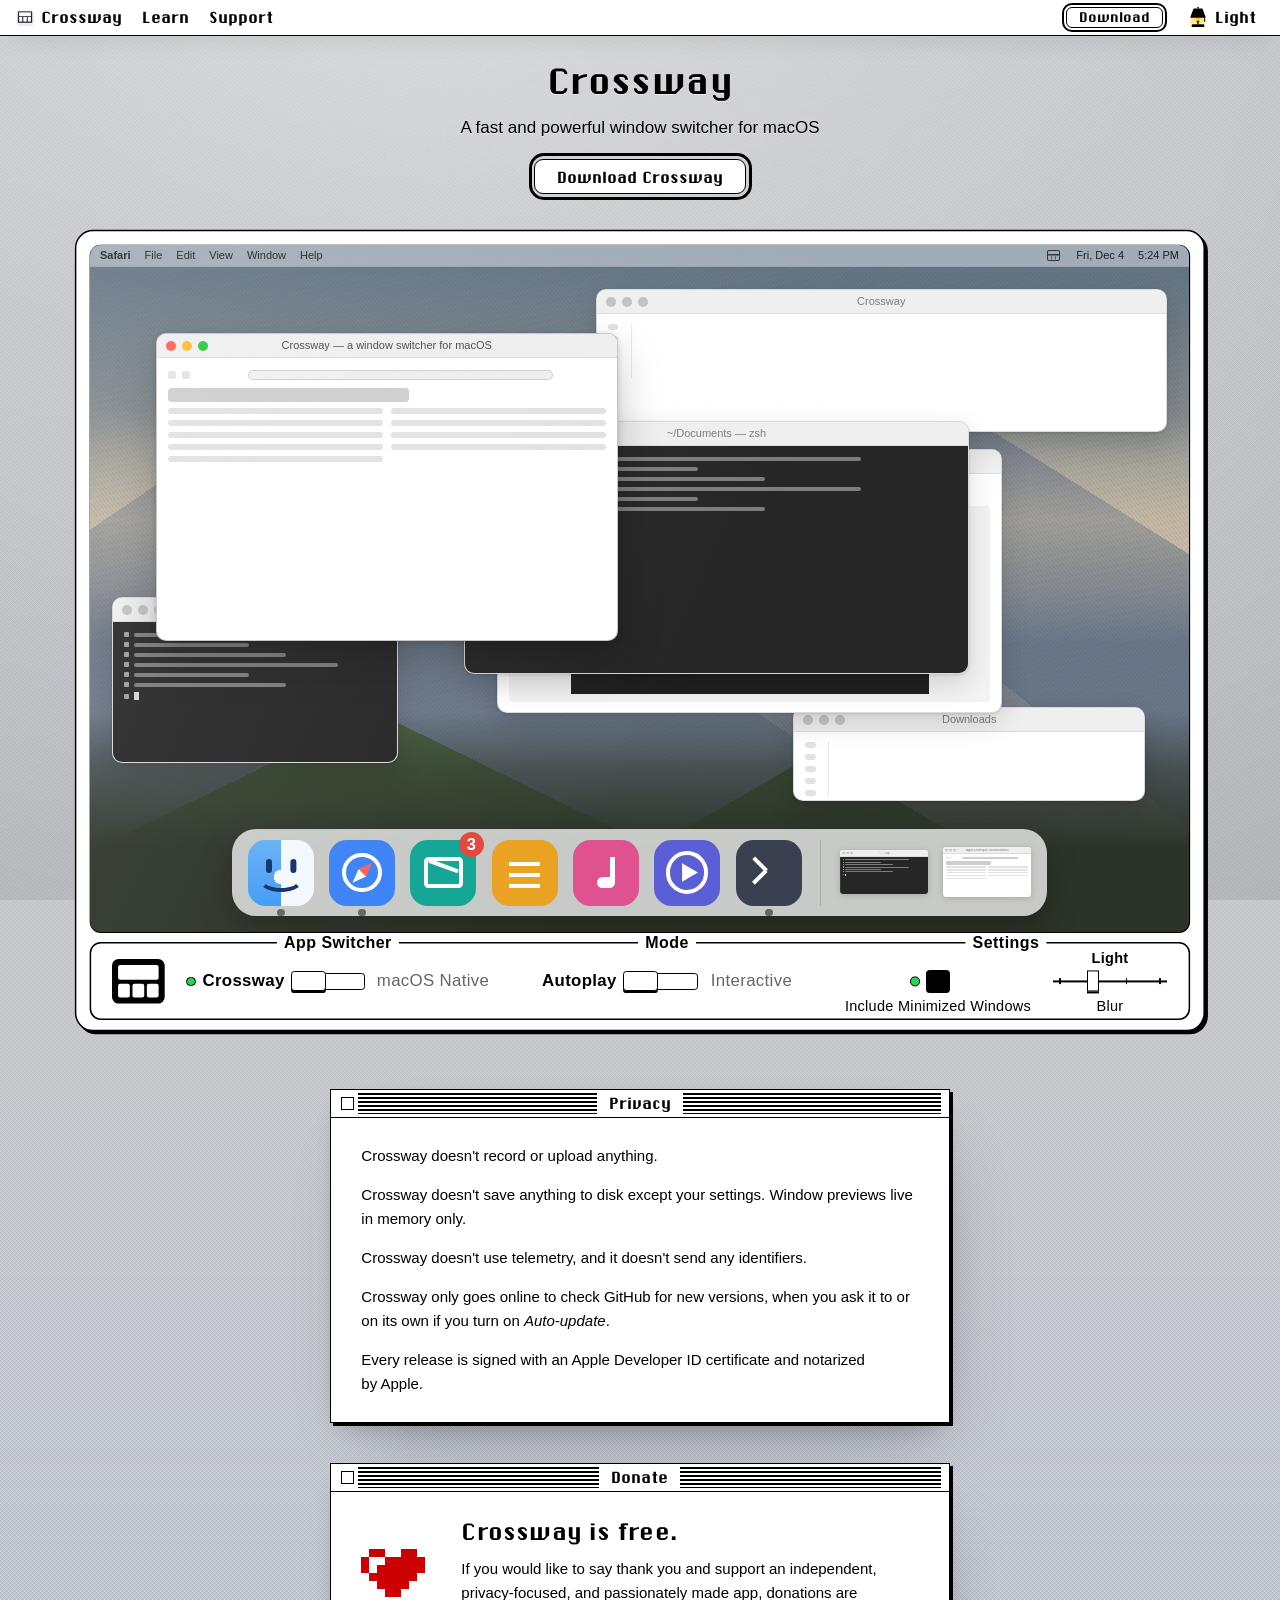
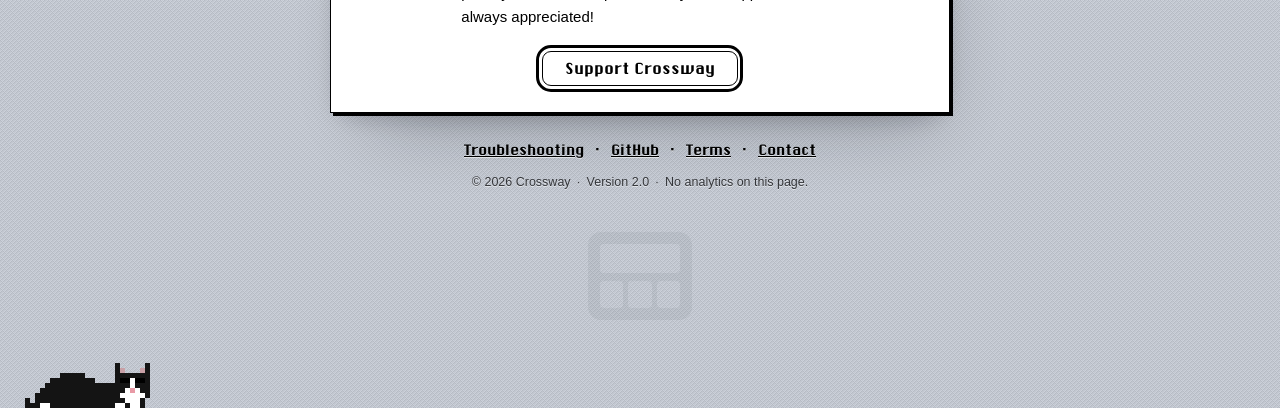
<file: docs/index.html>
<!DOCTYPE html>
<html lang="en">
<head>
<meta charset="utf-8">
<meta name="viewport" content="width=device-width, initial-scale=1">
<meta name="color-scheme" content="light dark">
<title>Crossway</title>
<meta name="description" content="A fast and powerful window switcher for macOS. Free, signed &amp; notarized, records nothing.">
<meta property="og:site_name" content="Crossway">
<meta property="og:type" content="website">
<meta property="og:title" content="Crossway">
<meta property="og:description" content="A fast and powerful window switcher for macOS. Free, signed &amp; notarized, records nothing.">
<meta property="og:url" content="https://crosswayapp.com/">
<!-- The card's own tags (og:image and its type, size and alt) are
     written into every page at once by scripts/render-social-card.mjs:
     re-run it when the hero changes, rather than editing them here. -->
<meta property="og:image" content="https://crosswayapp.com/assets/social-card-1b4af3a9.jpg">
<meta property="og:image:type" content="image/jpeg">
<meta property="og:image:width" content="1200">
<meta property="og:image:height" content="630">
<meta property="og:image:alt" content="Crossway's app switcher open on a Mac display, showing a preview of each window of the selected app, beside the keys that drive it.">
<meta name="twitter:card" content="summary_large_image">
<link rel="icon" type="image/png" sizes="32x32" href="assets/favicon-32.png">
<link rel="apple-touch-icon" href="assets/apple-touch-icon.png">
<script>try{var v=localStorage.getItem("crossway-night");if(v==="1")document.documentElement.classList.add("night");else if(v==="0")document.documentElement.classList.add("day");if(localStorage.getItem("crossway-hacker")==="1")document.documentElement.classList.add("hacker");if(localStorage.getItem("crossway-retro")==="1")document.documentElement.classList.add("retro")}catch(e){}</script>
<!-- Read Me and Contact were windows on this page before they had pages
     of their own, and links to them are still out there, in bookmarks and
     on other sites. This sends #readme and #contact on to the new pages,
     on load and on a hash change, before anything is drawn. -->
<script>(function(){function go(){var h=location.hash;if(h==="#readme"||h==="#contact")location.replace(h.slice(1)+"/")}go();addEventListener("hashchange",go)})()</script>
<link rel="preload" href="assets/ChicagoFLF.ttf" as="font" type="font/ttf" crossorigin>
<link rel="stylesheet" href="style.css">
<script src="menus.js"></script>
<script src="night.js" defer></script>
<script src="copy.js" defer></script>
<script src="demo.js" defer></script>
<script src="stage.js" defer></script>
<script src="cameo.js" defer></script>
<script src="cat.js" defer></script>
<script src="hacker.js" defer></script>
<script src="retro.js" defer></script>
<script src="hero-init.js" defer></script>
</head>
<body>

<!-- The phosphor re-cut for the menubar app icon. It is a PNG, so no token
     and no fill can reach it the way they reach the heart and the cameo; a
     filter is the only lever. Kept inert and out of the layout, and never
     referenced outside html.hacker, so the ordinary page is untouched.
     Not display:none — that stops the filter resolving in some engines. -->
<svg class="phosphor-defs" width="0" height="0" aria-hidden="true" focusable="false">
  <defs>
    <filter id="phosphor-icon" color-interpolation-filters="sRGB">
      <feColorMatrix type="saturate" values="0"/>
      <feComponentTransfer>
        <feFuncR type="table" tableValues="0.063 0.651"/>
        <feFuncG type="table" tableValues="0.106 1"/>
        <feFuncB type="table" tableValues="0.071 0.745"/>
      </feComponentTransfer>
    </filter>
  </defs>
</svg>

<nav class="menubar" aria-label="Site">
  <a class="apptitle" href="#top"><img class="appicon" src="assets/favicon-32.png" width="18" height="18" alt="">Crossway</a>
  <span class="spacer"></span>
  <a href="#download">Download</a>
  <a href="#demo">Try&nbsp;it</a>
  <a href="features/">Features</a>
  <a href="readme/">Read&nbsp;Me</a>
  <a href="#privacy">Privacy</a>
  <a href="#donate">Donate</a>
  <button type="button" class="lamp" role="switch" aria-checked="true" aria-label="Lights: Light or Dark">
    <svg class="lamp-art" viewBox="0 0 24 24" width="22" height="22" aria-hidden="true" focusable="false">
      <defs>
        <linearGradient id="lamp-beam-fade" x1="0" y1="0" x2="0" y2="1">
          <stop class="lamp-beam-stop" offset="0" stop-opacity="0.55"/>
          <stop class="lamp-beam-stop" offset="1" stop-opacity="0"/>
        </linearGradient>
      </defs>
      <path class="lamp-beam" d="M4.6 12.9h14.8L22.6 24H1.4z"/>
      <circle class="lamp-bulb" cx="12" cy="14.8" r="1.95"/>
      <path class="lamp-body" d="M11.2 1h1.6v1.6h-1.6z"/>
      <path class="lamp-body" d="M7.6 2.6h8.8a.6.6 0 0 1 .56.4l3.3 8.9a.7.7 0 0 1-.66.95H4.4a.7.7 0 0 1-.66-.95l3.3-8.9a.6.6 0 0 1 .56-.4z"/>
      <path class="lamp-body" d="M10.6 16.3h2.8v1.1h-2.8z"/>
      <path class="lamp-body" d="M11.25 17.3h1.5v2.8h-1.5z"/>
      <path class="lamp-body" d="M6.4 20h11.2a1.3 1.3 0 0 1 1.3 1.3v.4A1.3 1.3 0 0 1 17.6 23H6.4a1.3 1.3 0 0 1-1.3-1.3v-.4A1.3 1.3 0 0 1 6.4 20z"/>
      <path class="lamp-chain" d="M19.2 12.9v2.7"/>
      <circle class="lamp-chain-end" cx="19.2" cy="16.3" r="0.85"/>
    </svg>
    <span class="lamp-word"><span class="lamp-light">Light</span><span class="lamp-dark">Dark</span></span>
  </button>
</nav>

<main class="desktop home" id="top">

  <!-- The title, the line under it, and the download, over the demo.
       ONE button and nothing said about it: what it runs on is on the
       Read Me page.

       The Read Me page's install step links here, so this button is the
       one zip link on the site. It reads "Download Crossway"; the Read
       Me's step still names Crossway.zip, the file it tells the visitor
       to unzip. -->
  <section class="lede" id="download">
    <h1>Crossway</h1>
    <p class="tagline">A fast and powerful window switcher for macOS</p>
    <div class="lede-actions">
      <div class="btn-row">
        <a class="btn btn-default" href="https://github.com/crossway-app/Crossway-Releases/releases/latest/download/Crossway.zip">Download Crossway</a>
      </div>
      <!-- Two ways in, stacked: download it yourself, or hand the line
           below to a coding agent.

           The string is the published bootstrap URL, and SKILL.md at the
           site root is GENERATED, so this literal has to keep matching
           that output path. Never hand-edit SKILL.md itself.

           The Copy button ships hidden and copy.js reveals it. With
           JavaScript off there is no dead control: the visitor reads and
           selects the line by hand. -->
      <!-- The offer to let an agent install Crossway, withheld.
           Commented out rather than deleted, because the skill itself is
           still generated, packaged and published to the site root; only
           the OFFER is withdrawn. Restore this block verbatim to offer it
           again.

      <div class="agent-install">
        <p>Or let an agent install it for you:</p>
        <div class="paste-chip" data-copy="Install Crossway: https://crosswayapp.com/SKILL.md">
          <code>Install Crossway: https://crosswayapp.com/SKILL.md</code>
          <button type="button" class="paste-chip-copy" hidden>Copy</button>
        </div>
      </div>
      -->
    </div>
  </section>

  <!-- THE LIVE HERO. A display in the page's own 1-bit line art, with a
       real modern macOS on its screen: the drawing is of this decade
       (thin bezel, no stand), the line it is drawn in is of the other
       one, and that clash is the joke the rest of the page already
       tells.

       The chassis is one fixed-viewBox SVG: static furniture, nothing
       that moves. The screen is a DOM overlay positioned in percentages
       of that same box, so it registers to the drawn well at every
       width without a line of measuring JavaScript. -->
  <!-- Not a window: the display IS the section, sitting on the desktop
       the way the page's windows do, with its virtual keyboard beside it
       on wide screens and directly after it when the layout stacks. -->
  <section class="cw-hero" id="demo" aria-labelledby="cw-title">
      <h2 class="sr-only" id="cw-title">Interactive demo</h2>
      <!-- The section's heading, for a screen reader, since the window
           whose title bar carries the same words is put away until
           Interactive mode is on: "Interactive demo" names the whole
           machine rather than the keys, so the display reads as a screen
           that is the visitor's to use, not a screenshot.

           The display stands bare, as wide as the stage allows, with
           nothing under it: Interactive mode is a button on the display's
           own tray. Turned on, the display gives the keys window its
           column (beside it on wide screens, under it where the stage
           stacks). The display gets the viewport minus
           --cw-fold-overhead, so anything put under it again is height
           taken off the display. -->
      <div class="cw-stage">
      <div class="cw-machine cw-display">
        <!-- A display, drawn as a manual would have drawn it: paper, the
             page's own ink line, and form carried by a few solid blacks.
             No tone and no dot pattern anywhere: QuickDraw patterns read
             as perforation at this size. The screen is the product and
             the drawing is its frame, so the well takes 96.9% of the
             width (x5 y5 w316 h197.5 of 326x231.5, at 8:5) inside a 5-unit
             bezel, with a slim chin under it for the controls, as a
             modern panel has. The chin is only as deep as the tray needs:
             the monitor is bound by the page's height at laptop sizes, so
             every unit of chin is width the screen does not get.

             The live desktop is a DOM overlay registered to the well in
             percentages of the same box, so it tracks the drawing at
             every width with no measuring JavaScript. Change the well
             rect and .cw-screen-mount together, or the screen slides off
             its own bezel. The frame around them is its own containing
             block: the bezel below 700px becomes a block in flow, and
             must not grow the box the mount's percentages resolve
             against. -->
        <div class="cw-display-frame">
          <svg class="cw-chassis" viewBox="0 0 326 231.5" role="img" aria-label="A display with Crossway running on its screen.">
            <!-- The case: ONE panel, a 5-unit bezel round the screen and
                 a chin under it for the controls. No stand, and no
                 recess: a modern display is a flat front, not a CRT sunk
                 into a case, and walls of shadow to say so have nowhere
                 to sit in a bezel this thin. -->
            <rect class="cw-case" x="0.75" y="0.75" width="324.5" height="230" rx="5"/>
            <!-- The well. Its fill is under the overlay and never seen;
                 its corners are the screen's, and the overlay clips to
                 the same ones. -->
            <rect class="cw-well" x="5" y="5" width="316" height="197.5" rx="3" fill="var(--desktop-b)" stroke="currentColor"/>
            <!-- The tray along the bottom bezel holds the demo's settings
                 as hardware (the .cw-bezel overlay registers to it:
                 x5..321, y205.5..227.5, the screen's own width). The mark is
                 centred in it and the power light belongs to the switch,
                 where the displays of the era wore them. The light is lit
                 while Crossway is the switcher on the screen and goes
                 dark when the switch says Native. -->
            <rect class="cw-strip" x="5" y="205.5" width="316" height="22" rx="3"/>
            <!-- The mark: Crossway's own, the switcher as an icon, an ink
                 frame with the app row as one pane above the three window
                 panes. Drawn, so it inverts with the rest of the case. -->
            <!-- In Native the machine is Apple's, and Apple's own mark takes
                 the bezel, in the page's ink: shown only while the switch
                 says Native, in the place the Crossway mark leaves. -->
          </svg>
          <div class="cw-screen-mount"><div class="cw-screen-host" id="cw-screen"></div></div>
        </div>
        <!-- The bezel: the demo's controls, as the controls a display of
             this era carried. A slide switch for which switcher is on the
             screen, another for whether the demo plays itself, a latching
             button with its own light for whether minimized windows are
             offered, and a thumbwheel with four detents for the blur.
             Underneath they are exactly the inputs the engine wires: the
             radiogroup (two radios, neither of them "off"), the two
             checkboxes, the range. Each group wears a title on the tray's
             top edge (App Switcher, Mode, Settings), and each setting an
             engraved label. -->
        <div class="cw-bezel">
          <!-- The badge, first on the tray: the maker's mark, Crossway's
               with Crossway and Apple's with the system. It gives way on
               the trays too small for it. -->
          <span class="cw-bezel-logo" aria-hidden="true">
            <svg class="cw-logo-mark" viewBox="0 0 13 11" focusable="false"><rect class="cw-ink" x="0.0" y="0.0" width="13" height="11" rx="1.6"/><rect class="cw-paper" x="1.5" y="1.5" width="10" height="3.6" rx="0.5"/><rect class="cw-paper" x="1.5" y="6.1" width="2.9" height="3.4" rx="0.5"/><rect class="cw-paper" x="5.05" y="6.1" width="2.9" height="3.4" rx="0.5"/><rect class="cw-paper" x="8.6" y="6.1" width="2.9" height="3.4" rx="0.5"/></svg>
            <svg class="cw-logo-apple" viewBox="0 0 24 26" focusable="false"><path class="cw-ink" d="M12.152 6.896c-.948 0-2.415-1.078-3.96-1.04-2.04.027-3.91 1.183-4.961 3.014-2.117 3.675-.546 9.103 1.519 12.09 1.013 1.454 2.208 3.09 3.792 3.039 1.52-.065 2.09-.987 3.935-.987 1.831 0 2.35.987 3.96.948 1.637-.026 2.676-1.48 3.676-2.948 1.156-1.688 1.636-3.325 1.662-3.415-.039-.013-3.182-1.221-3.22-4.857-.026-3.04 2.48-4.494 2.597-4.559-1.429-2.09-3.623-2.324-4.39-2.376-2-.156-3.675 1.09-4.61 1.09zM15.53 3.83c.843-1.012 1.4-2.427 1.245-3.83-1.207.052-2.662.805-3.532 1.818-.78.896-1.454 2.338-1.273 3.714 1.338.104 2.715-.688 3.559-1.701"/></svg>
          </span>
          <div class="cw-bezel-ctl cw-bezel-mode">
            <span class="cw-bezel-title" aria-hidden="true">App Switcher</span>
            <div class="cw-toggle" role="radiogroup" aria-label="App Switcher">
              <!-- The power light. It belongs to the SWITCH: green while
                   Crossway is the switcher on the screen, ink while the
                   system's is, which is the same thing the knob's position
                   says and the same word the minimized light speaks. -->
              <span class="cw-toggle-side">
                <span class="cw-led cw-mode-led" aria-hidden="true"></span>
                <span class="cw-engrave" data-side="crossway" aria-hidden="true">Crossway</span>
              </span>
              <span class="cw-switch">
                <button type="button" class="cw-seg" role="radio" aria-checked="true" data-mode="crossway"><span class="sr-only">Crossway</span></button>
                <button type="button" class="cw-seg" role="radio" aria-checked="false" data-mode="native"><span class="sr-only">macOS Native</span></button>
                <span class="cw-switch-knob" aria-hidden="true"></span>
              </span>
              <span class="cw-engrave" data-side="native" aria-hidden="true">macOS Native</span>
            </div>
          </div>
          <!-- The demo's Mode: a slide switch between Autoplay and
               Interactive, like the App Switcher's and the same size, with
               its own title. The page opens on Autoplay: the automatic
               demo plays on a monitor as wide as the stage allows (an
               autopilot clicks the same keys a visitor would, through
               scenes whose commits put the desktop back where it started),
               and a click on the screen only makes it wait. Thrown to
               Interactive, the demo stops and the keys window comes out
               beside the monitor (under it where the stage stacks). The
               switch is the whole control for the demo. Underneath it is
               ONE checkbox, Interactive mode, which is what a screen reader
               hears; the words on the tray are drawn for the eye. It is not
               an option of the switcher's, so it carries no data-option
               (the engine disables those without Crossway): the keys window
               has words for both worlds, and the switch is live in both.
               autocomplete is off so a reload always opens on Autoplay. -->
          <div class="cw-bezel-ctl cw-bezel-demo">
            <span class="cw-bezel-title" aria-hidden="true">Mode</span>
            <label class="cw-set cw-interactive-mode">
              <span class="cw-engrave" data-side="autoplay" aria-hidden="true">Autoplay</span>
              <span class="cw-switch"><input type="checkbox" id="cw-interactive" autocomplete="off" aria-controls="cw-keys" aria-label="Interactive mode"><span class="cw-switch-knob" aria-hidden="true"></span></span>
              <span class="cw-engrave" data-side="interactive" aria-hidden="true">Interactive</span>
            </label>
          </div>
          <div class="cw-settings">
            <span class="cw-bezel-title" aria-hidden="true">Settings</span>
            <label class="cw-set cw-push cw-bezel-ctl">
              <span class="cw-push-row"><span class="cw-led" aria-hidden="true"></span><input type="checkbox" data-option="include-minimized" checked><span class="cw-tick" aria-hidden="true"></span></span>
              <span class="cw-engrave">Include Minimized Windows</span>
            </label>
            <div class="cw-bezel-ctl">
              <!-- The wheel's scale is printed above it, a word over each
                   detent, the one under the cap in ink; the label under it is
                   the one word. The output is what a screen reader hears. -->
              <span class="cw-slider" data-blur="1">
                <span class="cw-scale" aria-hidden="true"><i>None</i><i>Light</i><i>Medium</i><i>Heavy</i></span>
                <input type="range" id="cw-blur" data-option="blur"
                       min="0" max="3" step="1" value="1"
                       aria-label="Blur behind the switcher" aria-describedby="cw-blur-now">
                <span class="cw-detents" aria-hidden="true"><i></i><i></i><i></i><i></i></span>
                <output id="cw-blur-now" for="cw-blur" class="sr-only">Light</output>
              </span>
              <span class="cw-engrave">Blur</span>
            </div>
          </div>
        </div>
        <!-- What a screen reader hears. One polite region, one sentence
             per settled state, spoken only when it changes. -->
        <p id="cw-status" class="sr-only" role="status" aria-live="polite"></p>
      </div>
        <!-- The keys. macOS reserves these chords at the OS level, so
             pressing them for real would switch the visitor's own apps
             rather than the demo's. So the visitor clicks the CHORDS
             instead: each of the four panes names a chord, draws its two
             keys and says what it does, and a click on it taps that
             chord, putting its modifier down first; a pause lets it go,
             which is what commits. The pane in effect lights, and the ⌥
             box greys as one without Crossway, because a key you cannot
             have is the pitch. The glyphs are drawn at one weight: as
             text, the keys' symbols come from three fonts. -->
        <!-- The keys window, put away until Interactive mode is on (inert
             in the markup, so nothing in it can be reached before the
             script runs): "Interactive demo" in its title bar, the one
             line that says to click, and the two boxes of panes, nothing
             else. -->
        <!-- The window's slot. Beside the monitor it stands where the
             monitor makes room and cuts the window at the monitor's
             moving edge, so the window comes out from behind it; where
             the stage stacks it is a row directly under the monitor that
             opens to the window's height. -->
        <div class="cw-keys-slot">
        <section class="cw-controls mac-window" id="cw-keys" role="group" aria-labelledby="cw-keys-title" inert>
          <div class="titlebar"><span class="closebox" aria-hidden="true"></span><span class="title cw-title" id="cw-keys-title">Interactive demo</span></div>
          <div class="cw-keys-body">
          <!-- ONE instruction for the whole window, over both boxes, in
               the page's ink. -->
          <p class="cw-click-to-tap">Click to tap:</p>
          <!-- Two groups, one per command family: the upper one views
               applications (command), the lower one views windows
               (option). Each is a group box of the era, a hairline frame
               with its name on the line.

               The four PANES are the keys. Each pane is one button that
               taps its chord: data-key is the key it taps and data-group
               the modifier that goes down first if it is not already
               (wireKeys), and a pause after the last tap lets the
               modifier go, which is what commits.

               Each pane draws its chord as two FULL keycaps, the
               modifier and the key, each printed as its real key is:
               the symbol at the top right and the name at the bottom
               left, backtick's two symbols stacked. A click presses the
               key's cap; the modifier's stays down while it is held. The
               caps are art (aria-hidden): the button's name is the
               pane's own, and its description is the chord in words
               (a hidden line, "Command-Tab.") and then its sentence, so
               a screen reader hears which keys a pane teaches. -->
          <fieldset class="cw-group" data-group="cmd">
            <legend class="cw-group-label">View applications</legend>
            <ol class="cw-legend">
              <li data-chord="cmd-tab" data-what="Switch apps and see their&nbsp;windows." data-what-native="Switch apps. No window previews.">
                <button type="button" class="cw-chord" data-key="tab" data-group="cmd" aria-labelledby="cw-name-cmd-tab" aria-describedby="cw-keys-cmd-tab cw-what-cmd-tab">
                  <span class="cw-chord-caps" aria-hidden="true"><span class="cw-cap cw-cap-mod cw-cap-cmd"><svg viewBox="0 0 24 24" aria-hidden="true"><path d="M15 6v12a3 3 0 1 0 3-3H6a3 3 0 1 0 3 3V6a3 3 0 1 0-3 3h12a3 3 0 1 0-3-3"/></svg><span class="cw-cap-word">command</span></span><span class="cw-cap cw-cap-key cw-cap-tab"><svg viewBox="0 0 24 24" aria-hidden="true"><path d="M3 12h13M11 7l5 5-5 5M20 5v14"/></svg><span class="cw-cap-word">tab</span></span></span>
                  <span class="sr-only" id="cw-keys-cmd-tab">Command-Tab.</span>
                  <span class="cw-legend-name" id="cw-name-cmd-tab">Switch apps</span>
                  <span class="cw-legend-what" id="cw-what-cmd-tab">Switch apps and see their&nbsp;windows.</span>
                </button>
              </li>
              <li data-chord="cmd-tick" data-what="Move between the windows of one app." data-what-native="Cycle front app's windows. No previews.">
                <button type="button" class="cw-chord" data-key="tick" data-group="cmd" aria-labelledby="cw-name-cmd-tick" aria-describedby="cw-keys-cmd-tick cw-what-cmd-tick">
                  <span class="cw-chord-caps" aria-hidden="true"><span class="cw-cap cw-cap-mod cw-cap-cmd"><svg viewBox="0 0 24 24" aria-hidden="true"><path d="M15 6v12a3 3 0 1 0 3-3H6a3 3 0 1 0 3 3V6a3 3 0 1 0-3 3h12a3 3 0 1 0-3-3"/></svg><span class="cw-cap-word">command</span></span><span class="cw-cap cw-cap-key cw-cap-tick"><svg viewBox="0 0 24 24" aria-hidden="true"><path d="M7.5 6.45c1.125-1.65 2.25-1.65 3.375 0s2.25 1.65 3.375 0 2.25-1.65 2.25-1.65M11.1 16.95l2.25 2.25"/></svg></span></span>
                  <span class="sr-only" id="cw-keys-cmd-tick">Command-backtick.</span>
                  <span class="cw-legend-name" id="cw-name-cmd-tick">Switch windows</span>
                  <span class="cw-legend-what" id="cw-what-cmd-tick">Move between the windows of one app.</span>
                </button>
              </li>
            </ol>
          </fieldset>
          <fieldset class="cw-group" data-group="opt" data-crossway-only="1">
            <legend class="cw-group-label">View windows</legend>
            <ol class="cw-legend">
              <li data-chord="opt-tab" data-crossway-only="1">
                <button type="button" class="cw-chord" data-key="tab" data-group="opt" aria-labelledby="cw-name-opt-tab" aria-describedby="cw-keys-opt-tab cw-what-opt-tab">
                  <span class="cw-chord-caps" aria-hidden="true"><span class="cw-cap cw-cap-mod cw-cap-opt"><svg viewBox="0 0 24 24" aria-hidden="true"><path d="M3 5h6l6 14h6M14 5h7"/></svg><span class="cw-cap-word">option</span></span><span class="cw-cap cw-cap-key cw-cap-tab"><svg viewBox="0 0 24 24" aria-hidden="true"><path d="M3 12h13M11 7l5 5-5 5M20 5v14"/></svg><span class="cw-cap-word">tab</span></span></span>
                  <span class="sr-only" id="cw-keys-opt-tab">Option-Tab.</span>
                  <span class="cw-legend-name" id="cw-name-opt-tab">All windows</span>
                  <span class="cw-legend-what" id="cw-what-opt-tab">Every open window on one grid.</span>
                </button>
              </li>
              <li data-chord="opt-tick" data-crossway-only="1">
                <button type="button" class="cw-chord" data-key="tick" data-group="opt" aria-labelledby="cw-name-opt-tick" aria-describedby="cw-keys-opt-tick cw-what-opt-tick">
                  <span class="cw-chord-caps" aria-hidden="true"><span class="cw-cap cw-cap-mod cw-cap-opt"><svg viewBox="0 0 24 24" aria-hidden="true"><path d="M3 5h6l6 14h6M14 5h7"/></svg><span class="cw-cap-word">option</span></span><span class="cw-cap cw-cap-key cw-cap-tick"><svg viewBox="0 0 24 24" aria-hidden="true"><path d="M7.5 6.45c1.125-1.65 2.25-1.65 3.375 0s2.25 1.65 3.375 0 2.25-1.65 2.25-1.65M11.1 16.95l2.25 2.25"/></svg></span></span>
                  <span class="sr-only" id="cw-keys-opt-tick">Option-backtick.</span>
                  <span class="cw-legend-name" id="cw-name-opt-tick">App windows</span>
                  <span class="cw-legend-what" id="cw-what-opt-tick">The front app's windows on one grid.</span>
                </button>
              </li>
            </ol>
          </fieldset>
          </div>
        </section>
        </div>
      </div>
  </section>



  <!-- The page's alternative hero: type "retro" anywhere and it
       takes the place of the live display.

       It lives in a <template> rather than behind display:none because
       Chrome keeps running CSS animations inside a hidden subtree, and
       these figures hold about twenty flipbook reels. A template subtree
       is genuinely inert: no style, no layout, no animation, nothing
       until it is cloned.

       Do not rewrite the art in here. -->
  <template id="retro-hero">
  <div class="window-duo">
    <section class="mac-window">
      <div class="titlebar"><span class="closebox" aria-hidden="true"></span><span class="title">Switch apps</span></div>
      <div class="window-body figure">
        <svg id="demo-apps" viewBox="0 0 156 88" width="624" height="352" shape-rendering="crispEdges" role="img" data-sel="2" data-strip="2" aria-label="Interactive demo of the switcher: a row of five app icons. Hover or tap an icon to select it; window previews of the selected app appear beneath.">
          <defs>
            <pattern id="dA" width="2" height="2" patternUnits="userSpaceOnUse">
              <rect width="1" height="1" fill="currentColor"/>
              <rect x="1" y="1" width="1" height="1" fill="currentColor"/>
            </pattern>
            <g id="mwA">
              <rect x="0" y="0" width="26" height="20" style="fill: var(--paper)" stroke="currentColor"/>
              <rect x="1" y="5" width="24" height="1" fill="currentColor"/>
              <rect x="3" y="2" width="20" height="1" fill="currentColor" opacity=".6"/>
              <rect x="2" y="7" width="22" height="11" fill="url(#dA)" opacity=".28"/>
            </g>
          </defs>
          <rect x="2" y="2" width="152" height="84" rx="5" style="fill: var(--paper)" stroke="currentColor" stroke-width="2"/>
          <!-- app icon row -->
          <rect x="12" y="10" width="16" height="16" fill="none" stroke="currentColor"/>
          <circle cx="20" cy="18" r="4" fill="currentColor"/>
          <rect x="40" y="10" width="16" height="16" fill="none" stroke="currentColor"/>
          <rect x="44" y="14" width="8" height="8" fill="currentColor"/>
          <rect x="46" y="16" width="4" height="4" style="fill: var(--paper)"/>
          <rect x="68" y="10" width="16" height="16" fill="none" stroke="currentColor"/>
          <polygon points="76,13 81,22 71,22" fill="currentColor"/>
          <rect x="96" y="10" width="16" height="16" fill="none" stroke="currentColor"/>
          <polygon points="104,12 110,18 104,24 98,18" fill="currentColor"/>
          <rect x="124" y="10" width="16" height="16" fill="none" stroke="currentColor"/>
          <rect x="128" y="15" width="8" height="2" fill="currentColor"/>
          <rect x="128" y="19" width="8" height="2" fill="currentColor"/>
          <!-- the selection ring, at home around the third icon; demo.js
               glides it between icons with a CSS transform -->
          <rect class="demo-selector" x="63" y="5" width="26" height="26" rx="4" fill="none" stroke="currentColor" stroke-width="2"/>
          <!-- window previews: one pre-rendered strip per app, aligned
               to the panel's left edge like the real app; only the
               selected app's strip is shown -->
          <g class="demo-strip" data-app="0">
            <use href="#mwA" x="12" y="46"/>
            <!-- movie: the sky cycle: sunrise, sunset, then the moon. -->
            <g transform="translate(46,46)">
              <rect x="0" y="0" width="26" height="20" style="fill: var(--paper)" stroke="currentColor"/>
              <rect x="1" y="5" width="24" height="1" fill="currentColor"/>
              <rect x="3" y="2" width="20" height="1" fill="currentColor" opacity=".6"/>
              <g class="movie frames-10" style="--slot: 0.5s" transform="translate(2,7) scale(0.5)" fill="currentColor">
                <g class="frame">
                  <rect x="1" y="17" width="42" height="5"/>
                  <rect x="8" y="14" width="2" height="3"/>
                  <rect x="6" y="11" width="6" height="3"/>
                  <rect x="7" y="10" width="4" height="1"/>
                  <rect x="22" y="16" width="8" height="1"/>
                  <rect x="24" y="15" width="4" height="1"/>
                  <rect x="15" y="14" width="4" height="1"/>
                  <rect x="14" y="15" width="6" height="2"/>
                  <rect x="10" y="2" width="1" height="1"/>
                  <rect x="2" y="15" width="3" height="1"/>
                  <rect x="1" y="16" width="5" height="1"/>
                  <rect x="40" y="15" width="2" height="1"/>
                  <rect x="39" y="16" width="3" height="1"/>
                </g>
                <g class="frame">
                  <rect x="1" y="17" width="42" height="5"/>
                  <rect x="8" y="14" width="2" height="3"/>
                  <rect x="6" y="11" width="6" height="3"/>
                  <rect x="7" y="10" width="4" height="1"/>
                  <rect x="22" y="16" width="8" height="1"/>
                  <rect x="24" y="15" width="4" height="1"/>
                  <rect x="15" y="14" width="4" height="1"/>
                  <rect x="14" y="15" width="6" height="2"/>
                  <rect x="10" y="6" width="4" height="1"/>
                  <rect x="9" y="7" width="6" height="3"/>
                  <rect x="10" y="10" width="4" height="1"/>
                </g>
                <g class="frame">
                  <rect x="1" y="17" width="42" height="5"/>
                  <rect x="8" y="14" width="2" height="3"/>
                  <rect x="6" y="11" width="6" height="3"/>
                  <rect x="7" y="10" width="4" height="1"/>
                  <rect x="22" y="16" width="8" height="1"/>
                  <rect x="24" y="15" width="4" height="1"/>
                  <rect x="15" y="14" width="4" height="1"/>
                  <rect x="14" y="15" width="6" height="2"/>
                  <rect x="19" y="1" width="4" height="1"/>
                  <rect x="18" y="2" width="6" height="3"/>
                  <rect x="19" y="5" width="4" height="1"/>
                  <rect x="20" y="0" width="2" height="1"/>
                  <rect x="16" y="3" width="1" height="1"/>
                  <rect x="25" y="3" width="1" height="1"/>
                </g>
                <g class="frame">
                  <rect x="1" y="17" width="42" height="5"/>
                  <rect x="8" y="14" width="2" height="3"/>
                  <rect x="6" y="11" width="6" height="3"/>
                  <rect x="7" y="10" width="4" height="1"/>
                  <rect x="22" y="16" width="8" height="1"/>
                  <rect x="24" y="15" width="4" height="1"/>
                  <rect x="15" y="14" width="4" height="1"/>
                  <rect x="14" y="15" width="6" height="2"/>
                  <rect x="28" y="6" width="4" height="1"/>
                  <rect x="27" y="7" width="6" height="3"/>
                  <rect x="28" y="10" width="4" height="1"/>
                </g>
                <g class="frame">
                  <rect x="1" y="17" width="42" height="5"/>
                  <rect x="8" y="14" width="2" height="3"/>
                  <rect x="6" y="11" width="6" height="3"/>
                  <rect x="7" y="10" width="4" height="1"/>
                  <rect x="22" y="16" width="8" height="1"/>
                  <rect x="24" y="15" width="4" height="1"/>
                  <rect x="15" y="14" width="4" height="1"/>
                  <rect x="14" y="15" width="6" height="2"/>
                  <rect x="39" y="15" width="3" height="1"/>
                  <rect x="38" y="16" width="5" height="1"/>
                </g>
                <g class="frame">
                  <rect x="1" y="17" width="42" height="5"/>
                  <rect x="8" y="14" width="2" height="3"/>
                  <rect x="6" y="11" width="6" height="3"/>
                  <rect x="7" y="10" width="4" height="1"/>
                  <rect x="22" y="16" width="8" height="1"/>
                  <rect x="24" y="15" width="4" height="1"/>
                  <rect x="15" y="14" width="4" height="1"/>
                  <rect x="14" y="15" width="6" height="2"/>
                  <rect x="33" y="3" width="1" height="1"/>
                </g>
                <g class="frame">
                  <rect x="1" y="17" width="42" height="5"/>
                  <rect x="8" y="14" width="2" height="3"/>
                  <rect x="6" y="11" width="6" height="3"/>
                  <rect x="7" y="10" width="4" height="1"/>
                  <rect x="22" y="16" width="8" height="1"/>
                  <rect x="24" y="15" width="4" height="1"/>
                  <rect x="15" y="14" width="4" height="1"/>
                  <rect x="14" y="15" width="6" height="2"/>
                  <rect x="33" y="3" width="1" height="1"/>
                  <rect x="10" y="2" width="1" height="1"/>
                  <rect x="2" y="14" width="3" height="1"/>
                  <rect x="2" y="15" width="2" height="1"/>
                  <rect x="2" y="16" width="3" height="1"/>
                </g>
                <g class="frame">
                  <rect x="1" y="17" width="42" height="5"/>
                  <rect x="8" y="14" width="2" height="3"/>
                  <rect x="6" y="11" width="6" height="3"/>
                  <rect x="7" y="10" width="4" height="1"/>
                  <rect x="22" y="16" width="8" height="1"/>
                  <rect x="24" y="15" width="4" height="1"/>
                  <rect x="15" y="14" width="4" height="1"/>
                  <rect x="14" y="15" width="6" height="2"/>
                  <rect x="33" y="3" width="1" height="1"/>
                  <rect x="10" y="2" width="1" height="1"/>
                  <rect x="25" y="6" width="1" height="1"/>
                  <rect x="41" y="5" width="1" height="1"/>
                  <rect x="11" y="5" width="3" height="1"/>
                  <rect x="10" y="6" width="2" height="3"/>
                  <rect x="11" y="9" width="3" height="1"/>
                </g>
                <g class="frame">
                  <rect x="1" y="17" width="42" height="5"/>
                  <rect x="8" y="14" width="2" height="3"/>
                  <rect x="6" y="11" width="6" height="3"/>
                  <rect x="7" y="10" width="4" height="1"/>
                  <rect x="22" y="16" width="8" height="1"/>
                  <rect x="24" y="15" width="4" height="1"/>
                  <rect x="15" y="14" width="4" height="1"/>
                  <rect x="14" y="15" width="6" height="2"/>
                  <rect x="33" y="3" width="1" height="1"/>
                  <rect x="10" y="2" width="1" height="1"/>
                  <rect x="25" y="6" width="1" height="1"/>
                  <rect x="41" y="5" width="1" height="1"/>
                  <rect x="5" y="6" width="1" height="1"/>
                  <rect x="16" y="4" width="1" height="1"/>
                  <rect x="29" y="9" width="1" height="1"/>
                  <rect x="20" y="0" width="3" height="1"/>
                  <rect x="19" y="1" width="2" height="3"/>
                  <rect x="20" y="4" width="3" height="1"/>
                </g>
                <g class="frame">
                  <rect x="1" y="17" width="42" height="5"/>
                  <rect x="8" y="14" width="2" height="3"/>
                  <rect x="6" y="11" width="6" height="3"/>
                  <rect x="7" y="10" width="4" height="1"/>
                  <rect x="22" y="16" width="8" height="1"/>
                  <rect x="24" y="15" width="4" height="1"/>
                  <rect x="15" y="14" width="4" height="1"/>
                  <rect x="14" y="15" width="6" height="2"/>
                  <rect x="10" y="2" width="1" height="1"/>
                  <rect x="25" y="6" width="1" height="1"/>
                  <rect x="5" y="6" width="1" height="1"/>
                  <rect x="30" y="6" width="3" height="1"/>
                  <rect x="29" y="7" width="2" height="3"/>
                  <rect x="30" y="10" width="3" height="1"/>
                </g>
              </g>
            </g>
          </g>
          <g class="demo-strip" data-app="1">
            <use href="#mwA" x="12" y="46"/>
          </g>
          <g class="demo-strip" data-app="2">
            <use href="#mwA" x="12" y="46"/>
            <!-- movie: two stick figures in a lively scrap. -->
            <g transform="translate(46,46)">
              <rect x="0" y="0" width="26" height="20" style="fill: var(--paper)" stroke="currentColor"/>
              <rect x="1" y="5" width="24" height="1" fill="currentColor"/>
              <rect x="3" y="2" width="20" height="1" fill="currentColor" opacity=".6"/>
              <g class="movie frames-6" style="--slot: 0.28s" transform="translate(2,7) scale(0.5)" fill="currentColor">
                <g class="frame">
                  <rect x="1" y="20" width="42" height="1"/>
                  <rect x="9" y="3" width="3" height="3"/>
                  <rect x="9" y="6" width="3" height="6"/>
                  <rect x="12" y="7" width="2" height="2"/>
                  <rect x="13" y="5" width="2" height="2"/>
                  <rect x="7" y="7" width="2" height="2"/>
                  <rect x="6" y="5" width="2" height="2"/>
                  <rect x="7" y="12" width="2" height="8"/>
                  <rect x="11" y="12" width="2" height="8"/>
                  <rect x="32" y="3" width="3" height="3"/>
                  <rect x="32" y="6" width="3" height="6"/>
                  <rect x="30" y="7" width="2" height="2"/>
                  <rect x="29" y="5" width="2" height="2"/>
                  <rect x="35" y="7" width="2" height="2"/>
                  <rect x="36" y="5" width="2" height="2"/>
                  <rect x="30" y="12" width="2" height="8"/>
                  <rect x="34" y="12" width="2" height="8"/>
                </g>
                <g class="frame">
                  <rect x="1" y="20" width="42" height="1"/>
                  <rect x="12" y="3" width="3" height="3"/>
                  <rect x="12" y="6" width="3" height="6"/>
                  <rect x="15" y="5" width="10" height="2"/>
                  <rect x="10" y="7" width="2" height="2"/>
                  <rect x="10" y="12" width="2" height="4"/>
                  <rect x="9" y="16" width="2" height="4"/>
                  <rect x="14" y="12" width="2" height="8"/>
                  <rect x="34" y="3" width="3" height="3"/>
                  <rect x="33" y="6" width="3" height="6"/>
                  <rect x="30" y="5" width="2" height="2"/>
                  <rect x="31" y="7" width="2" height="2"/>
                  <rect x="36" y="5" width="2" height="2"/>
                  <rect x="31" y="12" width="2" height="3"/>
                  <rect x="30" y="15" width="2" height="5"/>
                  <rect x="34" y="12" width="2" height="8"/>
                </g>
                <g class="frame">
                  <rect x="1" y="20" width="42" height="1"/>
                  <rect x="12" y="3" width="3" height="3"/>
                  <rect x="12" y="6" width="3" height="6"/>
                  <rect x="15" y="6" width="4" height="2"/>
                  <rect x="10" y="5" width="2" height="3"/>
                  <rect x="10" y="12" width="2" height="4"/>
                  <rect x="9" y="16" width="2" height="4"/>
                  <rect x="14" y="12" width="2" height="8"/>
                  <rect x="37" y="3" width="3" height="2"/>
                  <rect x="36" y="5" width="2" height="2"/>
                  <rect x="35" y="7" width="2" height="2"/>
                  <rect x="34" y="9" width="2" height="2"/>
                  <rect x="32" y="11" width="4" height="2"/>
                  <rect x="33" y="5" width="2" height="3"/>
                  <rect x="39" y="5" width="2" height="3"/>
                  <rect x="31" y="13" width="2" height="3"/>
                  <rect x="30" y="16" width="2" height="4"/>
                  <rect x="34" y="12" width="2" height="8"/>
                </g>
                <g class="frame">
                  <rect x="1" y="20" width="42" height="1"/>
                  <rect x="10" y="4" width="3" height="3"/>
                  <rect x="11" y="6" width="3" height="3"/>
                  <rect x="12" y="9" width="3" height="3"/>
                  <rect x="13" y="7" width="3" height="2"/>
                  <rect x="15" y="4" width="2" height="4"/>
                  <rect x="11" y="12" width="2" height="8"/>
                  <rect x="14" y="12" width="2" height="8"/>
                  <rect x="34" y="3" width="3" height="3"/>
                  <rect x="33" y="6" width="3" height="6"/>
                  <rect x="25" y="9" width="8" height="2"/>
                  <rect x="23" y="8" width="2" height="3"/>
                  <rect x="34" y="12" width="2" height="8"/>
                  <rect x="31" y="4" width="2" height="3"/>
                  <rect x="36" y="7" width="3" height="2"/>
                </g>
                <g class="frame">
                  <rect x="1" y="20" width="42" height="1"/>
                  <rect x="11" y="3" width="3" height="3"/>
                  <rect x="11" y="6" width="3" height="6"/>
                  <rect x="14" y="8" width="7" height="2"/>
                  <rect x="9" y="7" width="2" height="2"/>
                  <rect x="13" y="11" width="2" height="1"/>
                  <rect x="10" y="12" width="2" height="8"/>
                  <rect x="14" y="12" width="2" height="8"/>
                  <rect x="34" y="3" width="3" height="3"/>
                  <rect x="34" y="6" width="3" height="6"/>
                  <rect x="32" y="10" width="3" height="2"/>
                  <rect x="31" y="12" width="2" height="2"/>
                  <rect x="29" y="14" width="2" height="2"/>
                  <rect x="35" y="12" width="2" height="8"/>
                  <rect x="32" y="7" width="2" height="2"/>
                  <rect x="37" y="5" width="2" height="3"/>
                </g>
                <g class="frame">
                  <rect x="1" y="20" width="42" height="1"/>
                  <rect x="8" y="3" width="3" height="3"/>
                  <rect x="8" y="6" width="3" height="6"/>
                  <rect x="7" y="11" width="5" height="1"/>
                  <rect x="6" y="12" width="2" height="7"/>
                  <rect x="11" y="12" width="2" height="7"/>
                  <rect x="11" y="7" width="2" height="2"/>
                  <rect x="12" y="5" width="2" height="2"/>
                  <rect x="6" y="7" width="2" height="2"/>
                  <rect x="5" y="5" width="2" height="2"/>
                  <rect x="33" y="3" width="3" height="3"/>
                  <rect x="33" y="6" width="3" height="6"/>
                  <rect x="31" y="11" width="5" height="1"/>
                  <rect x="30" y="12" width="2" height="7"/>
                  <rect x="35" y="12" width="2" height="7"/>
                  <rect x="31" y="7" width="2" height="2"/>
                  <rect x="30" y="5" width="2" height="2"/>
                  <rect x="36" y="7" width="2" height="2"/>
                  <rect x="37" y="5" width="2" height="2"/>
                </g>
              </g>
            </g>
            <use href="#mwA" x="80" y="46"/>
          </g>
          <g class="demo-strip" data-app="3">
            <!-- movie: a cow, grazing. -->
            <g transform="translate(12,46)">
              <rect x="0" y="0" width="26" height="20" style="fill: var(--paper)" stroke="currentColor"/>
              <rect x="1" y="5" width="24" height="1" fill="currentColor"/>
              <rect x="3" y="2" width="20" height="1" fill="currentColor" opacity=".6"/>
              <g class="movie frames-4" style="--slot: 0.6s" transform="translate(2,7) scale(0.5)" fill="currentColor">
                <g class="frame">
                  <rect x="1" y="20" width="42" height="2"/>
                  <rect x="4" y="18" width="3" height="2"/>
                  <rect x="37" y="18" width="3" height="2"/>
                  <rect x="13" y="19" width="2" height="1"/>
                  <rect x="16" y="8" width="18" height="6"/>
                  <rect x="17" y="14" width="2" height="6"/>
                  <rect x="21" y="14" width="2" height="6"/>
                  <rect x="28" y="14" width="2" height="6"/>
                  <rect x="31" y="14" width="2" height="6"/>
                  <rect x="34" y="9" width="1" height="6"/>
                  <rect x="34" y="15" width="2" height="2"/>
                  <rect x="13" y="5" width="4" height="4"/>
                  <rect x="8" y="4" width="6" height="4"/>
                  <rect x="6" y="5" width="2" height="3"/>
                  <rect x="12" y="3" width="2" height="1"/>
                </g>
                <g class="frame">
                  <rect x="1" y="20" width="42" height="2"/>
                  <rect x="4" y="18" width="3" height="2"/>
                  <rect x="37" y="18" width="3" height="2"/>
                  <rect x="13" y="19" width="2" height="1"/>
                  <rect x="16" y="8" width="18" height="6"/>
                  <rect x="17" y="14" width="2" height="6"/>
                  <rect x="21" y="14" width="2" height="6"/>
                  <rect x="28" y="14" width="2" height="6"/>
                  <rect x="31" y="14" width="2" height="6"/>
                  <rect x="34" y="9" width="1" height="6"/>
                  <rect x="34" y="15" width="2" height="2"/>
                  <rect x="13" y="9" width="4" height="4"/>
                  <rect x="10" y="12" width="4" height="3"/>
                  <rect x="6" y="13" width="5" height="4"/>
                  <rect x="4" y="15" width="3" height="3"/>
                </g>
                <g class="frame">
                  <rect x="1" y="20" width="42" height="2"/>
                  <rect x="4" y="18" width="3" height="2"/>
                  <rect x="37" y="18" width="3" height="2"/>
                  <rect x="13" y="19" width="2" height="1"/>
                  <rect x="16" y="8" width="18" height="6"/>
                  <rect x="17" y="14" width="2" height="6"/>
                  <rect x="21" y="14" width="2" height="6"/>
                  <rect x="28" y="14" width="2" height="6"/>
                  <rect x="31" y="14" width="2" height="6"/>
                  <rect x="34" y="8" width="2" height="2"/>
                  <rect x="36" y="6" width="2" height="3"/>
                  <rect x="13" y="9" width="4" height="4"/>
                  <rect x="10" y="12" width="4" height="4"/>
                  <rect x="6" y="14" width="5" height="4"/>
                  <rect x="4" y="16" width="3" height="3"/>
                </g>
                <g class="frame">
                  <rect x="1" y="20" width="42" height="2"/>
                  <rect x="4" y="18" width="3" height="2"/>
                  <rect x="37" y="18" width="3" height="2"/>
                  <rect x="13" y="19" width="2" height="1"/>
                  <rect x="16" y="8" width="18" height="6"/>
                  <rect x="17" y="14" width="2" height="6"/>
                  <rect x="21" y="14" width="2" height="6"/>
                  <rect x="28" y="14" width="2" height="6"/>
                  <rect x="31" y="14" width="2" height="6"/>
                  <rect x="34" y="9" width="1" height="6"/>
                  <rect x="34" y="15" width="2" height="2"/>
                  <rect x="13" y="5" width="4" height="4"/>
                  <rect x="8" y="4" width="6" height="4"/>
                  <rect x="13" y="2" width="2" height="2"/>
                  <rect x="6" y="6" width="2" height="3"/>
                </g>
              </g>
            </g>
            <use href="#mwA" x="46" y="46"/>
            <use href="#mwA" x="80" y="46"/>
            <!-- movie: the disco man: big hair, diagonal arm, no shame. -->
            <g transform="translate(114,46)">
              <rect x="0" y="0" width="26" height="20" style="fill: var(--paper)" stroke="currentColor"/>
              <rect x="1" y="5" width="24" height="1" fill="currentColor"/>
              <rect x="3" y="2" width="20" height="1" fill="currentColor" opacity=".6"/>
              <g class="movie frames-4" style="--slot: 0.32s" transform="translate(2,7) scale(0.5)" fill="currentColor">
                <g class="frame">
                  <rect x="1" y="21" width="42" height="1"/>
                  <rect x="17" y="1" width="8" height="1"/>
                  <rect x="16" y="2" width="10" height="1"/>
                  <rect x="15" y="3" width="11" height="1"/>
                  <rect x="16" y="4" width="10" height="1"/>
                  <rect x="17" y="5" width="8" height="1"/>
                  <rect x="19" y="6" width="5" height="1"/>
                  <rect x="19" y="7" width="6" height="6"/>
                  <rect x="17" y="8" width="2" height="2"/>
                  <rect x="16" y="10" width="2" height="2"/>
                  <rect x="25" y="6" width="2" height="2"/>
                  <rect x="27" y="4" width="2" height="2"/>
                  <rect x="29" y="2" width="2" height="2"/>
                  <rect x="31" y="1" width="1" height="1"/>
                  <rect x="16" y="13" width="8" height="1"/>
                  <rect x="16" y="14" width="3" height="1"/>
                  <rect x="17" y="15" width="3" height="2"/>
                  <rect x="21" y="14" width="3" height="1"/>
                  <rect x="22" y="15" width="3" height="2"/>
                  <rect x="17" y="17" width="4" height="2"/>
                  <rect x="16" y="19" width="5" height="2"/>
                  <rect x="23" y="17" width="4" height="2"/>
                  <rect x="23" y="19" width="5" height="2"/>
                  <rect x="5" y="3" width="1" height="1"/>
                  <rect x="38" y="8" width="1" height="1"/>
                </g>
                <g class="frame">
                  <rect x="1" y="21" width="42" height="1"/>
                  <rect x="17" y="1" width="8" height="1"/>
                  <rect x="16" y="2" width="10" height="1"/>
                  <rect x="15" y="3" width="11" height="1"/>
                  <rect x="16" y="4" width="10" height="1"/>
                  <rect x="17" y="5" width="8" height="1"/>
                  <rect x="19" y="6" width="5" height="1"/>
                  <rect x="19" y="7" width="6" height="6"/>
                  <rect x="17" y="8" width="2" height="2"/>
                  <rect x="16" y="10" width="2" height="2"/>
                  <rect x="25" y="9" width="3" height="1"/>
                  <rect x="26" y="10" width="4" height="1"/>
                  <rect x="28" y="11" width="3" height="1"/>
                  <rect x="30" y="12" width="1" height="1"/>
                  <rect x="18" y="13" width="8" height="1"/>
                  <rect x="18" y="14" width="3" height="3"/>
                  <rect x="23" y="14" width="3" height="3"/>
                  <rect x="17" y="17" width="4" height="2"/>
                  <rect x="16" y="19" width="5" height="2"/>
                  <rect x="23" y="17" width="4" height="2"/>
                  <rect x="23" y="19" width="5" height="2"/>
                  <rect x="8" y="6" width="1" height="1"/>
                  <rect x="36" y="3" width="1" height="1"/>
                </g>
                <g class="frame">
                  <rect x="1" y="21" width="42" height="1"/>
                  <rect x="17" y="1" width="8" height="1"/>
                  <rect x="16" y="2" width="10" height="1"/>
                  <rect x="15" y="3" width="11" height="1"/>
                  <rect x="16" y="4" width="10" height="1"/>
                  <rect x="17" y="5" width="8" height="1"/>
                  <rect x="19" y="6" width="5" height="1"/>
                  <rect x="19" y="7" width="6" height="6"/>
                  <rect x="17" y="8" width="2" height="2"/>
                  <rect x="16" y="10" width="2" height="2"/>
                  <rect x="25" y="9" width="2" height="3"/>
                  <rect x="21" y="9" width="2" height="2"/>
                  <rect x="19" y="10" width="2" height="2"/>
                  <rect x="16" y="12" width="2" height="1"/>
                  <rect x="17" y="12" width="2" height="2"/>
                  <rect x="15" y="14" width="2" height="2"/>
                  <rect x="13" y="16" width="2" height="2"/>
                  <rect x="12" y="18" width="1" height="1"/>
                  <rect x="20" y="13" width="8" height="1"/>
                  <rect x="20" y="14" width="3" height="1"/>
                  <rect x="19" y="15" width="3" height="1"/>
                  <rect x="18" y="16" width="3" height="1"/>
                  <rect x="25" y="14" width="3" height="1"/>
                  <rect x="24" y="15" width="3" height="1"/>
                  <rect x="23" y="16" width="3" height="1"/>
                  <rect x="17" y="17" width="4" height="2"/>
                  <rect x="16" y="19" width="5" height="2"/>
                  <rect x="23" y="17" width="4" height="2"/>
                  <rect x="23" y="19" width="5" height="2"/>
                  <rect x="6" y="10" width="1" height="1"/>
                  <rect x="37" y="4" width="1" height="1"/>
                </g>
                <g class="frame">
                  <rect x="1" y="21" width="42" height="1"/>
                  <rect x="17" y="1" width="8" height="1"/>
                  <rect x="16" y="2" width="10" height="1"/>
                  <rect x="15" y="3" width="11" height="1"/>
                  <rect x="16" y="4" width="10" height="1"/>
                  <rect x="17" y="5" width="8" height="1"/>
                  <rect x="19" y="6" width="5" height="1"/>
                  <rect x="19" y="7" width="6" height="6"/>
                  <rect x="17" y="8" width="2" height="2"/>
                  <rect x="16" y="10" width="2" height="2"/>
                  <rect x="25" y="9" width="3" height="1"/>
                  <rect x="26" y="10" width="4" height="1"/>
                  <rect x="28" y="11" width="3" height="1"/>
                  <rect x="30" y="12" width="1" height="1"/>
                  <rect x="18" y="13" width="8" height="1"/>
                  <rect x="18" y="14" width="3" height="3"/>
                  <rect x="23" y="14" width="3" height="3"/>
                  <rect x="17" y="17" width="4" height="2"/>
                  <rect x="16" y="19" width="5" height="2"/>
                  <rect x="23" y="17" width="4" height="2"/>
                  <rect x="23" y="19" width="5" height="2"/>
                  <rect x="10" y="2" width="1" height="1"/>
                  <rect x="35" y="10" width="1" height="1"/>
                </g>
              </g>
            </g>
          </g>
          <g class="demo-strip" data-app="4">
            <use href="#mwA" x="12" y="46"/>
            <use href="#mwA" x="46" y="46"/>
          </g>
          <!-- contiguous invisible hover/tap bands over the icon row
               (transparent fill so they still hit-test) -->
          <rect class="demo-hit" data-app="0" x="6" y="4" width="28" height="28" fill="transparent"/>
          <rect class="demo-hit" data-app="1" x="34" y="4" width="28" height="28" fill="transparent"/>
          <rect class="demo-hit" data-app="2" x="62" y="4" width="28" height="28" fill="transparent"/>
          <rect class="demo-hit" data-app="3" x="90" y="4" width="28" height="28" fill="transparent"/>
          <rect class="demo-hit" data-app="4" x="118" y="4" width="28" height="28" fill="transparent"/>
        </svg>
      </div>
    </section>

    <section class="mac-window">
      <div class="titlebar"><span class="closebox" aria-hidden="true"></span><span class="title">Switch windows</span></div>
      <div class="window-body figure">
        <svg id="demo-windows" viewBox="0 0 156 88" width="624" height="352" shape-rendering="crispEdges" role="img" data-sel="1" aria-label="Interactive demo of the windows view: a grid of six window previews, no app icons. Hover or tap a window to select it. One preview plays a tiny animated scene, a nod to live previews.">
          <defs>
            <pattern id="dB" width="2" height="2" patternUnits="userSpaceOnUse">
              <rect width="1" height="1" fill="currentColor"/>
              <rect x="1" y="1" width="1" height="1" fill="currentColor"/>
            </pattern>
            <g id="mwB">
              <rect x="0" y="0" width="26" height="20" style="fill: var(--paper)" stroke="currentColor"/>
              <rect x="1" y="5" width="24" height="1" fill="currentColor"/>
              <rect x="3" y="2" width="20" height="1" fill="currentColor" opacity=".6"/>
              <rect x="2" y="7" width="22" height="11" fill="url(#dB)" opacity=".28"/>
            </g>
          </defs>
          <rect x="2" y="2" width="152" height="84" rx="5" style="fill: var(--paper)" stroke="currentColor" stroke-width="2"/>
          <!-- every open window, windows only -->
          <use href="#mwB" x="20" y="17"/>
          <use href="#mwB" x="64" y="17"/>
          <use href="#mwB" x="108" y="17"/>
          <use href="#mwB" x="20" y="52"/>
          <use href="#mwB" x="64" y="52"/>
          <!-- the bottom-right window is drawn inline, not from the
               shared def: its content area plays a movie - the
               live-preview hint: a desk globe, spinning. -->
          <g transform="translate(108,52)">
            <rect x="0" y="0" width="26" height="20" style="fill: var(--paper)" stroke="currentColor"/>
            <rect x="1" y="5" width="24" height="1" fill="currentColor"/>
            <rect x="3" y="2" width="20" height="1" fill="currentColor" opacity=".6"/>
            <g class="movie frames-4" style="--slot: 0.35s" transform="translate(2,7) scale(0.5)" fill="currentColor">
              <g class="frame">
                <rect x="1" y="21" width="42" height="1"/>
                <rect x="14" y="7" width="2" height="5"/>
                <rect x="15" y="12" width="2" height="2"/>
                <rect x="15" y="5" width="8" height="1"/>
                <rect x="15" y="6" width="9" height="1"/>
                <rect x="15" y="20" width="13" height="1"/>
                <rect x="16" y="14" width="3" height="1"/>
                <rect x="16" y="4" width="6" height="1"/>
                <rect x="17" y="3" width="9" height="1"/>
                <rect x="17" y="15" width="9" height="1"/>
                <rect x="17" y="19" width="9" height="1"/>
                <rect x="18" y="7" width="5" height="1"/>
                <rect x="19" y="9" width="2" height="1"/>
                <rect x="19" y="8" width="3" height="1"/>
                <rect x="19" y="2" width="5" height="1"/>
                <rect x="19" y="16" width="5" height="1"/>
                <rect x="23" y="18" width="2" height="1"/>
                <rect x="24" y="1" width="2" height="1"/>
                <rect x="24" y="17" width="2" height="1"/>
                <rect x="24" y="4" width="3" height="1"/>
                <rect x="24" y="14" width="3" height="1"/>
                <rect x="24" y="12" width="4" height="1"/>
                <rect x="24" y="11" width="5" height="1"/>
                <rect x="25" y="2" width="2" height="1"/>
                <rect x="25" y="16" width="2" height="1"/>
                <rect x="25" y="6" width="3" height="1"/>
                <rect x="25" y="13" width="3" height="1"/>
                <rect x="25" y="10" width="4" height="1"/>
                <rect x="26" y="5" width="2" height="1"/>
                <rect x="26" y="7" width="3" height="1"/>
                <rect x="27" y="3" width="2" height="1"/>
                <rect x="27" y="8" width="2" height="2"/>
                <rect x="27" y="15" width="2" height="1"/>
                <rect x="28" y="4" width="2" height="1"/>
                <rect x="28" y="14" width="2" height="1"/>
                <rect x="29" y="5" width="2" height="2"/>
                <rect x="29" y="12" width="2" height="2"/>
                <rect x="30" y="7" width="2" height="5"/>
              </g>
              <g class="frame">
                <rect x="1" y="21" width="42" height="1"/>
                <rect x="14" y="10" width="2" height="2"/>
                <rect x="14" y="9" width="3" height="1"/>
                <rect x="14" y="8" width="4" height="1"/>
                <rect x="14" y="7" width="5" height="1"/>
                <rect x="15" y="12" width="2" height="2"/>
                <rect x="15" y="5" width="4" height="1"/>
                <rect x="15" y="6" width="5" height="1"/>
                <rect x="15" y="20" width="13" height="1"/>
                <rect x="16" y="4" width="3" height="1"/>
                <rect x="16" y="14" width="3" height="1"/>
                <rect x="17" y="3" width="9" height="1"/>
                <rect x="17" y="15" width="9" height="1"/>
                <rect x="17" y="19" width="9" height="1"/>
                <rect x="19" y="2" width="5" height="1"/>
                <rect x="19" y="16" width="5" height="1"/>
                <rect x="20" y="11" width="6" height="1"/>
                <rect x="20" y="12" width="8" height="1"/>
                <rect x="21" y="6" width="4" height="1"/>
                <rect x="21" y="10" width="4" height="1"/>
                <rect x="21" y="13" width="4" height="1"/>
                <rect x="22" y="7" width="2" height="1"/>
                <rect x="22" y="5" width="3" height="1"/>
                <rect x="22" y="14" width="5" height="1"/>
                <rect x="23" y="18" width="2" height="1"/>
                <rect x="24" y="1" width="2" height="1"/>
                <rect x="24" y="17" width="2" height="1"/>
                <rect x="24" y="4" width="3" height="1"/>
                <rect x="25" y="2" width="2" height="1"/>
                <rect x="25" y="16" width="2" height="1"/>
                <rect x="26" y="5" width="2" height="2"/>
                <rect x="26" y="13" width="2" height="1"/>
                <rect x="27" y="3" width="2" height="1"/>
                <rect x="27" y="7" width="2" height="5"/>
                <rect x="27" y="15" width="2" height="1"/>
                <rect x="28" y="4" width="2" height="1"/>
                <rect x="28" y="14" width="2" height="1"/>
                <rect x="29" y="5" width="2" height="2"/>
                <rect x="29" y="12" width="2" height="2"/>
                <rect x="30" y="7" width="2" height="5"/>
              </g>
              <g class="frame">
                <rect x="1" y="21" width="42" height="1"/>
                <rect x="14" y="7" width="2" height="4"/>
                <rect x="14" y="11" width="8" height="1"/>
                <rect x="15" y="5" width="2" height="1"/>
                <rect x="15" y="6" width="6" height="1"/>
                <rect x="15" y="13" width="6" height="1"/>
                <rect x="15" y="12" width="7" height="1"/>
                <rect x="15" y="20" width="13" height="1"/>
                <rect x="16" y="4" width="3" height="1"/>
                <rect x="16" y="14" width="4" height="1"/>
                <rect x="17" y="10" width="4" height="1"/>
                <rect x="17" y="3" width="9" height="1"/>
                <rect x="17" y="15" width="9" height="1"/>
                <rect x="17" y="19" width="9" height="1"/>
                <rect x="18" y="7" width="2" height="1"/>
                <rect x="18" y="5" width="3" height="1"/>
                <rect x="19" y="2" width="5" height="1"/>
                <rect x="19" y="16" width="5" height="1"/>
                <rect x="23" y="18" width="2" height="1"/>
                <rect x="24" y="1" width="2" height="1"/>
                <rect x="24" y="17" width="2" height="1"/>
                <rect x="24" y="4" width="3" height="1"/>
                <rect x="24" y="14" width="3" height="1"/>
                <rect x="25" y="2" width="2" height="1"/>
                <rect x="25" y="16" width="2" height="1"/>
                <rect x="25" y="5" width="3" height="2"/>
                <rect x="26" y="12" width="2" height="2"/>
                <rect x="26" y="7" width="3" height="1"/>
                <rect x="27" y="3" width="2" height="1"/>
                <rect x="27" y="8" width="2" height="4"/>
                <rect x="27" y="15" width="2" height="1"/>
                <rect x="28" y="4" width="2" height="1"/>
                <rect x="28" y="14" width="2" height="1"/>
                <rect x="29" y="5" width="2" height="2"/>
                <rect x="29" y="12" width="2" height="2"/>
                <rect x="30" y="7" width="2" height="5"/>
              </g>
              <g class="frame">
                <rect x="1" y="21" width="42" height="1"/>
                <rect x="14" y="7" width="2" height="3"/>
                <rect x="14" y="10" width="3" height="1"/>
                <rect x="14" y="11" width="4" height="1"/>
                <rect x="15" y="5" width="2" height="2"/>
                <rect x="15" y="13" width="2" height="1"/>
                <rect x="15" y="12" width="3" height="1"/>
                <rect x="15" y="20" width="13" height="1"/>
                <rect x="16" y="4" width="3" height="1"/>
                <rect x="16" y="14" width="3" height="1"/>
                <rect x="17" y="3" width="9" height="1"/>
                <rect x="17" y="15" width="9" height="1"/>
                <rect x="17" y="19" width="9" height="1"/>
                <rect x="19" y="2" width="5" height="1"/>
                <rect x="19" y="16" width="5" height="1"/>
                <rect x="21" y="5" width="7" height="2"/>
                <rect x="22" y="4" width="5" height="1"/>
                <rect x="22" y="7" width="7" height="1"/>
                <rect x="23" y="9" width="2" height="1"/>
                <rect x="23" y="18" width="2" height="1"/>
                <rect x="23" y="8" width="3" height="1"/>
                <rect x="24" y="1" width="2" height="1"/>
                <rect x="24" y="17" width="2" height="1"/>
                <rect x="24" y="14" width="3" height="1"/>
                <rect x="25" y="2" width="2" height="1"/>
                <rect x="25" y="16" width="2" height="1"/>
                <rect x="26" y="12" width="2" height="2"/>
                <rect x="27" y="3" width="2" height="1"/>
                <rect x="27" y="8" width="2" height="4"/>
                <rect x="27" y="15" width="2" height="1"/>
                <rect x="28" y="4" width="2" height="1"/>
                <rect x="28" y="14" width="2" height="1"/>
                <rect x="29" y="5" width="2" height="2"/>
                <rect x="29" y="12" width="2" height="2"/>
                <rect x="30" y="7" width="2" height="5"/>
              </g>
            </g>
          </g>
          <!-- the selection ring, at home around the second window;
               demo.js glides it between windows with a CSS transform -->
          <rect class="demo-selector" x="60" y="13" width="34" height="28" rx="4" fill="none" stroke="currentColor" stroke-width="2"/>
          <!-- contiguous invisible hover/tap cells over the 3x2 grid
               (transparent fill so they still hit-test) -->
          <rect class="demo-hit" data-win="0" x="8" y="8" width="47" height="36" fill="transparent"/>
          <rect class="demo-hit" data-win="1" x="55" y="8" width="44" height="36" fill="transparent"/>
          <rect class="demo-hit" data-win="2" x="99" y="8" width="49" height="36" fill="transparent"/>
          <rect class="demo-hit" data-win="3" x="8" y="44" width="47" height="36" fill="transparent"/>
          <rect class="demo-hit" data-win="4" x="55" y="44" width="44" height="36" fill="transparent"/>
          <rect class="demo-hit" data-win="5" x="99" y="44" width="49" height="36" fill="transparent"/>
        </svg>
      </div>
    </section>
  </div>
  </template>

  <!-- The desk changes under the reading windows: from the air above
       Privacy to the foot of the page the twill takes on the crossing
       ribs of a lattice and a dusk blue-grey, one gradient in pattern and
       colour. This element is that lower desk and nothing else: empty,
       hidden from screen readers, and placed behind the windows by the
       stylesheet (the desk's ground, at the end of style.css). -->
  <div class="lattice" aria-hidden="true"></div>

  <section class="mac-window" id="privacy">
    <div class="titlebar"><span class="closebox" aria-hidden="true"></span><span class="title">Privacy</span></div>
    <div class="window-body">
      <p>Crossway doesn't record or upload anything.</p>
      <p>Crossway doesn't save anything to disk except your settings.
      Window previews live in memory only.</p>
      <p>Crossway doesn't use telemetry, and it doesn't send any
      identifiers.</p>
      <p>Crossway only goes online to check GitHub for new versions, when
      you ask it to or on its own if you turn on <em class="nowrap">Auto-update</em>.</p>
      <p>Every release is signed with an Apple <span class="nowrap">Developer ID</span> certificate
      and notarized by Apple.</p>
    </div>
  </section>

  <section class="mac-window" id="donate">
    <div class="titlebar"><span class="closebox" aria-hidden="true"></span><span class="title">Donate</span></div>
    <div class="window-body">
    <div class="donate-grid">
      <div class="dialog-icon">
        <svg width="64" height="48" viewBox="0 0 8 6" shape-rendering="crispEdges" fill="#cc0000" role="img" aria-label="A pixel-art heart with a shine">
          <rect x="1" y="0" width="2" height="1"/><rect x="5" y="0" width="2" height="1"/>
          <rect x="0" y="1" width="8" height="2"/>
          <rect x="1" y="3" width="6" height="1"/>
          <rect x="2" y="4" width="4" height="1"/>
          <rect x="3" y="5" width="2" height="1"/>
          <rect x="1" y="1" width="2" height="1" fill="#fff"/>
          <rect x="1" y="2" width="1" height="1" fill="#fff"/>
        </svg>
      </div>
      <div>
        <h2>Crossway is free.</h2>
        <p>If you would like to say thank you and support an independent,
        <span class="nowrap">privacy-focused</span>, and passionately made app, donations are always
        appreciated!</p>
      </div>
      <!-- Donations take one method, a Stripe Payment Link (Apple Pay
           + Google Pay, checkout on Stripe's page). Re-pointing platforms
           later means changing ONLY this href; the app and FUNDING.yml
           link to /donate/, never directly.
           If this link is ever recreated: Managed Payments must stay
           OFF — it takes over payment methods and statement descriptors,
           adds 3.5%, does not support donations, and overrides the
           dashboard settings meant to govern those.
           Also keep custom text/fields OFF the link: they suppress the
           Apple Pay / Google Pay express buttons. -->
      <div class="dialog-actions btn-row">
        <a class="btn btn-default" href="https://buy.stripe.com/aFa3cx5037477FN7LTaMU01" target="_blank" rel="noopener">Support Crossway</a>
      </div>
    </div>
    </div>
  </section>

  <footer class="footer">
    <p class="links">
      <a href="troubleshooting/">Troubleshooting</a>
      &ensp;·&ensp;
      <a href="https://github.com/crossway-app/Crossway-Releases" target="_blank" rel="noopener">GitHub</a>
      &ensp;·&ensp;
      <a href="terms/">Terms</a>
      &ensp;·&ensp;
      <a href="contact/">Contact</a>
    </p>
    <p class="fineprint">© 2026 Crossway&ensp;·&ensp;Version 2.0&ensp;·&ensp;No analytics on this page.</p>
  </footer>

</main>

</body>
</html>
</file>
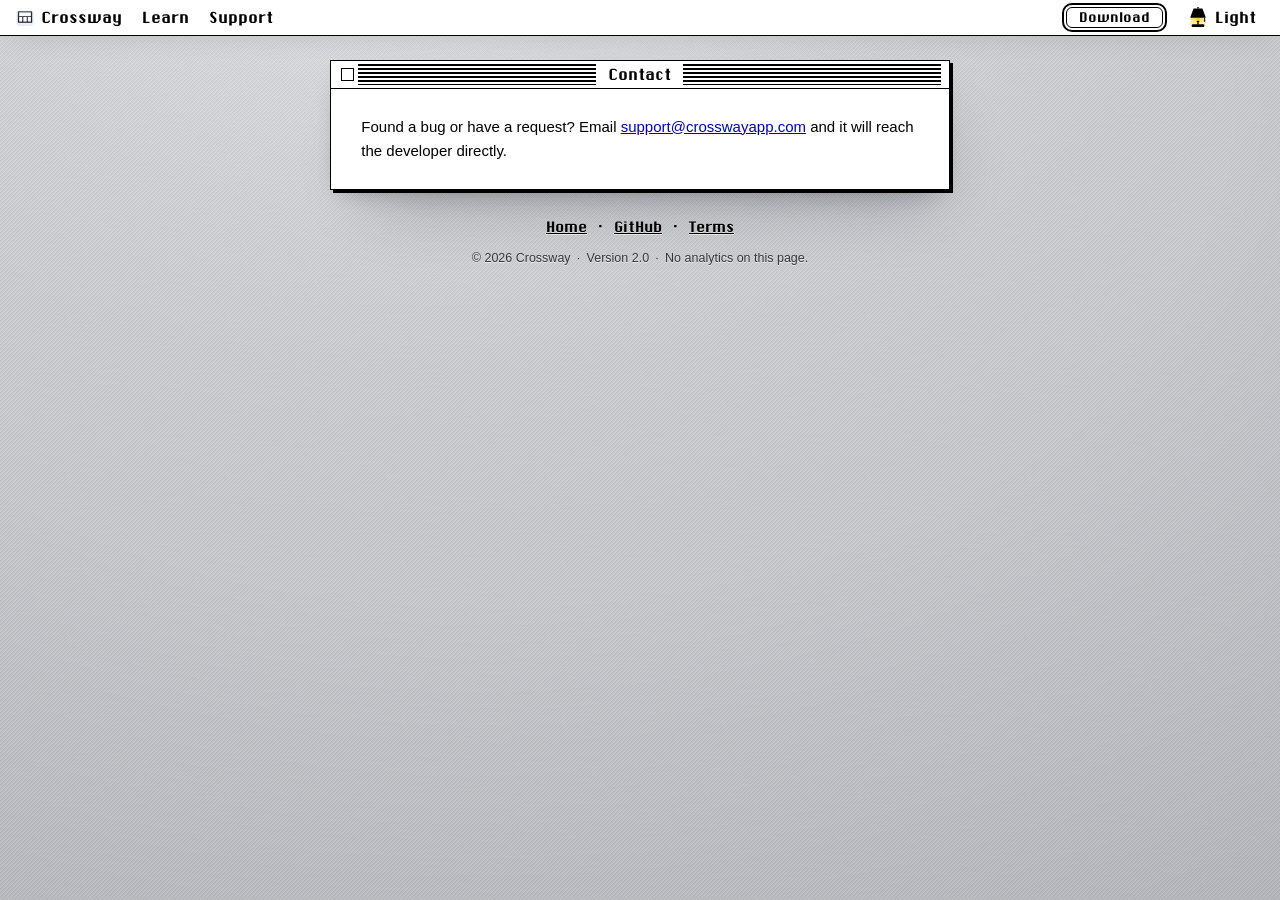
<file: docs/contact/index.html>
<!DOCTYPE html>
<html lang="en">
<head>
<meta charset="utf-8">
<meta name="viewport" content="width=device-width, initial-scale=1">
<meta name="color-scheme" content="light dark">
<title>Crossway Contact</title>
<meta name="description" content="How to reach the developer of Crossway with a bug report or a request.">
<meta property="og:site_name" content="Crossway">
<meta property="og:type" content="website">
<meta property="og:title" content="Crossway Contact">
<meta property="og:description" content="How to reach the developer of Crossway with a bug report or a request.">
<meta property="og:url" content="https://crosswayapp.com/contact/">
<meta property="og:image" content="https://crosswayapp.com/assets/social-card-1b4af3a9.jpg">
<meta property="og:image:type" content="image/jpeg">
<meta property="og:image:width" content="1200">
<meta property="og:image:height" content="630">
<meta property="og:image:alt" content="Crossway's app switcher open on a Mac display, showing a preview of each window of the selected app, beside the keys that drive it.">
<meta name="twitter:card" content="summary_large_image">
<link rel="icon" type="image/png" sizes="32x32" href="../assets/favicon-32.png">
<link rel="apple-touch-icon" href="../assets/apple-touch-icon.png">
<script>try{var v=localStorage.getItem("crossway-night");if(v==="1")document.documentElement.classList.add("night");else if(v==="0")document.documentElement.classList.add("day");if(localStorage.getItem("crossway-hacker")==="1")document.documentElement.classList.add("hacker");if(localStorage.getItem("crossway-retro")==="1")document.documentElement.classList.add("retro")}catch(e){}</script>
<link rel="preload" href="../assets/ChicagoFLF.ttf" as="font" type="font/ttf" crossorigin>
<link rel="stylesheet" href="../style.css">
<script src="../menus.js"></script>
<script src="../night.js" defer></script>
<script src="../cameo.js" defer></script>
<script src="../hacker.js" defer></script>
</head>
<body>

<!-- The phosphor re-cut for the menubar app icon. It is a PNG, so no token
     and no fill can reach it the way they reach the heart and the cameo; a
     filter is the only lever. Kept inert and out of the layout, and never
     referenced outside html.hacker, so the ordinary page is untouched.
     Not display:none — that stops the filter resolving in some engines. -->
<svg class="phosphor-defs" width="0" height="0" aria-hidden="true" focusable="false">
  <defs>
    <filter id="phosphor-icon" color-interpolation-filters="sRGB">
      <feColorMatrix type="saturate" values="0"/>
      <feComponentTransfer>
        <feFuncR type="table" tableValues="0.063 0.651"/>
        <feFuncG type="table" tableValues="0.106 1"/>
        <feFuncB type="table" tableValues="0.071 0.745"/>
      </feComponentTransfer>
    </filter>
  </defs>
</svg>

<nav class="menubar" aria-label="Site">
  <a class="apptitle" href="../"><img class="appicon" src="../assets/favicon-32.png" width="18" height="18" alt="">Crossway</a>
  <span class="spacer"></span>
  <a href="../#download">Download</a>
  <a href="../#demo">Try&nbsp;it</a>
  <a href="../features/">Features</a>
  <a href="../readme/">Read&nbsp;Me</a>
  <a href="../#privacy">Privacy</a>
  <a href="../#donate">Donate</a>
  <button type="button" class="lamp" role="switch" aria-checked="true" aria-label="Lights: Light or Dark">
    <svg class="lamp-art" viewBox="0 0 24 24" width="22" height="22" aria-hidden="true" focusable="false">
      <defs>
        <linearGradient id="lamp-beam-fade" x1="0" y1="0" x2="0" y2="1">
          <stop class="lamp-beam-stop" offset="0" stop-opacity="0.55"/>
          <stop class="lamp-beam-stop" offset="1" stop-opacity="0"/>
        </linearGradient>
      </defs>
      <path class="lamp-beam" d="M4.6 12.9h14.8L22.6 24H1.4z"/>
      <circle class="lamp-bulb" cx="12" cy="14.8" r="1.95"/>
      <path class="lamp-body" d="M11.2 1h1.6v1.6h-1.6z"/>
      <path class="lamp-body" d="M7.6 2.6h8.8a.6.6 0 0 1 .56.4l3.3 8.9a.7.7 0 0 1-.66.95H4.4a.7.7 0 0 1-.66-.95l3.3-8.9a.6.6 0 0 1 .56-.4z"/>
      <path class="lamp-body" d="M10.6 16.3h2.8v1.1h-2.8z"/>
      <path class="lamp-body" d="M11.25 17.3h1.5v2.8h-1.5z"/>
      <path class="lamp-body" d="M6.4 20h11.2a1.3 1.3 0 0 1 1.3 1.3v.4A1.3 1.3 0 0 1 17.6 23H6.4a1.3 1.3 0 0 1-1.3-1.3v-.4A1.3 1.3 0 0 1 6.4 20z"/>
      <path class="lamp-chain" d="M19.2 12.9v2.7"/>
      <circle class="lamp-chain-end" cx="19.2" cy="16.3" r="0.85"/>
    </svg>
    <span class="lamp-word"><span class="lamp-light">Light</span><span class="lamp-dark">Dark</span></span>
  </button>
</nav>

<main class="desktop">

  <section class="mac-window" id="contact">
    <div class="titlebar"><span class="closebox" aria-hidden="true"></span><span class="title">Contact</span></div>
    <div class="window-body">
      <p>Found a bug or have a request? Email
      <a href="mailto:support@crosswayapp.com">support@crosswayapp.com</a>
      and it will reach the developer directly.</p>
    </div>
  </section>

  <footer class="footer">
    <p class="links">
      <a href="../">Home</a>
      &ensp;·&ensp;
      <a href="https://github.com/crossway-app/Crossway-Releases" target="_blank" rel="noopener">GitHub</a>
      &ensp;·&ensp;
      <a href="../terms/">Terms</a>
    </p>
    <p class="fineprint">© 2026 Crossway&ensp;·&ensp;Version 2.0&ensp;·&ensp;No analytics on this page.</p>
  </footer>

</main>

</body>
</html>
</file>
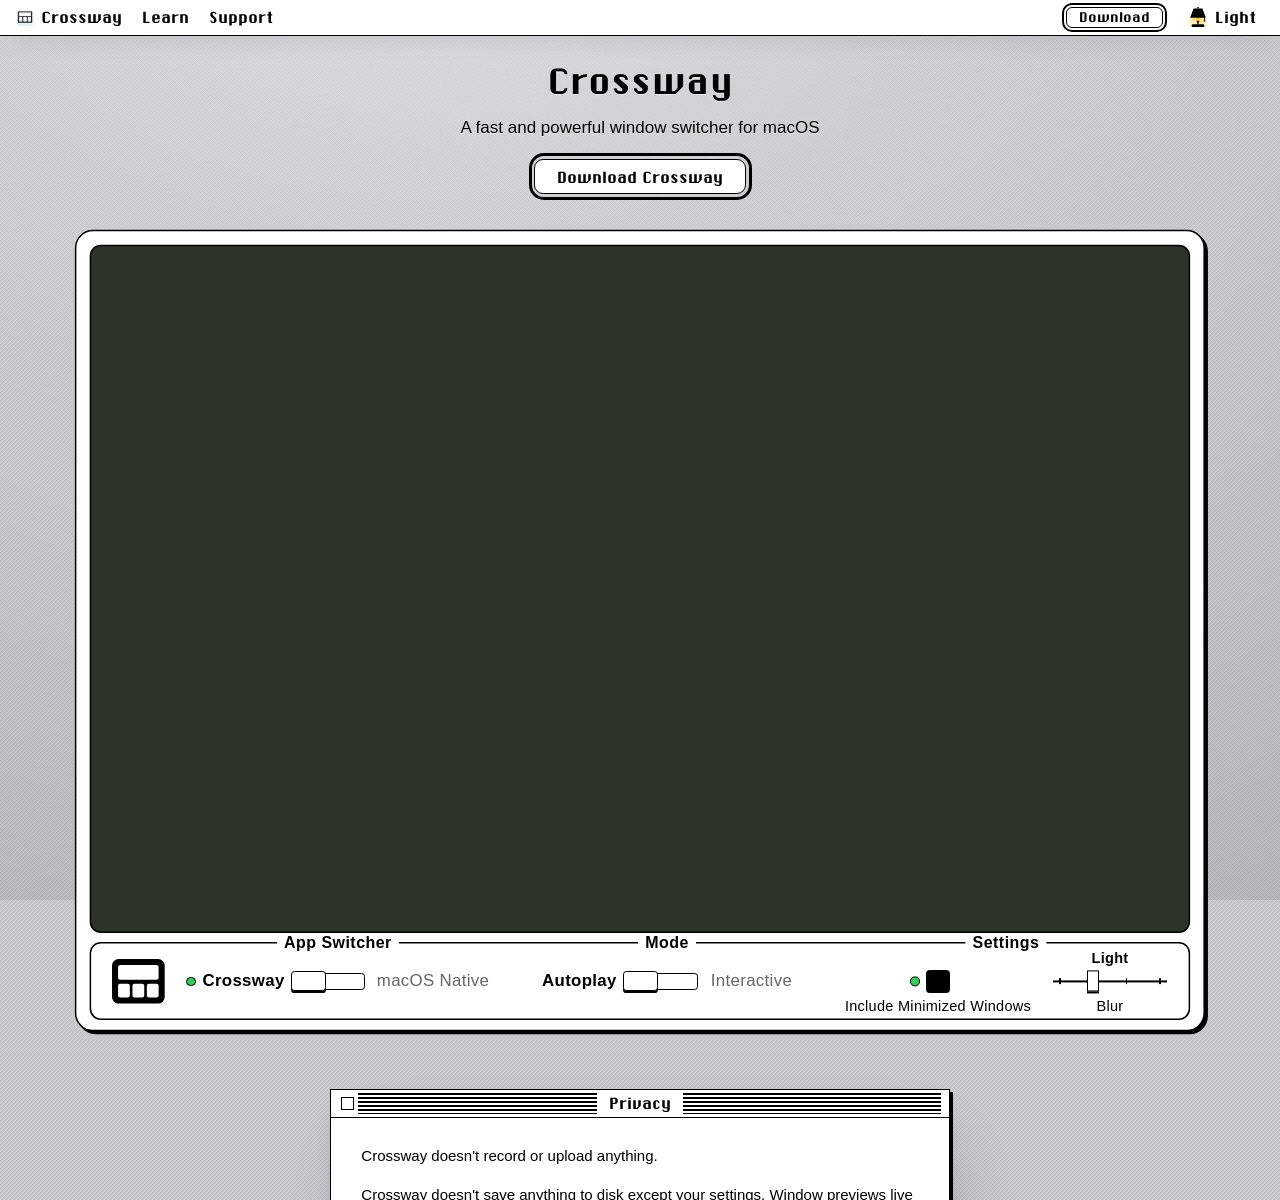
<file: docs/donate/index.html>
<!DOCTYPE html>
<html lang="en">
<head>
<meta charset="utf-8">
<meta name="viewport" content="width=device-width, initial-scale=1">
<meta name="color-scheme" content="light dark">
<meta http-equiv="refresh" content="0;url=../#donate">
<title>Donate to Crossway</title>
<meta name="robots" content="noindex">
<meta name="description" content="Crossway is free. If you would like to say thank you and support an independent app, donations are always appreciated.">
<meta property="og:site_name" content="Crossway">
<meta property="og:type" content="website">
<meta property="og:title" content="Donate to Crossway">
<meta property="og:description" content="Crossway is free. If you would like to say thank you and support an independent app, donations are always appreciated.">
<meta property="og:url" content="https://crosswayapp.com/donate/">
<meta property="og:image" content="https://crosswayapp.com/assets/social-card-1b4af3a9.jpg">
<meta property="og:image:type" content="image/jpeg">
<meta property="og:image:width" content="1200">
<meta property="og:image:height" content="630">
<meta property="og:image:alt" content="Crossway's app switcher open on a Mac display, showing a preview of each window of the selected app, beside the keys that drive it.">
<meta name="twitter:card" content="summary_large_image">
<link rel="icon" type="image/png" sizes="32x32" href="../assets/favicon-32.png">
<script>try{var v=localStorage.getItem("crossway-night");if(v==="1")document.documentElement.classList.add("night");else if(v==="0")document.documentElement.classList.add("day");if(localStorage.getItem("crossway-hacker")==="1")document.documentElement.classList.add("hacker");if(localStorage.getItem("crossway-retro")==="1")document.documentElement.classList.add("retro")}catch(e){}</script>
<link rel="stylesheet" href="../style.css">
</head>
<body>
<!-- This page IS the canonical donate URL (https://crosswayapp.com/donate/)
     baked into the app and FUNDING.yml. It stays a stable address the
     project controls; today it lands on the donate dialog, and it can be
     re-pointed later without shipping an app update. -->
<main class="desktop">
  <section class="mac-dialog" aria-label="Redirecting">
    <div class="dialog-body">
      <div>
        <h2>One moment…</h2>
        <p>Taking you to the donate dialog.</p>
        <div class="btn-row">
          <a class="btn btn-default" href="../#donate">Continue</a>
        </div>
      </div>
    </div>
  </section>
</main>
</body>
</html>
</file>
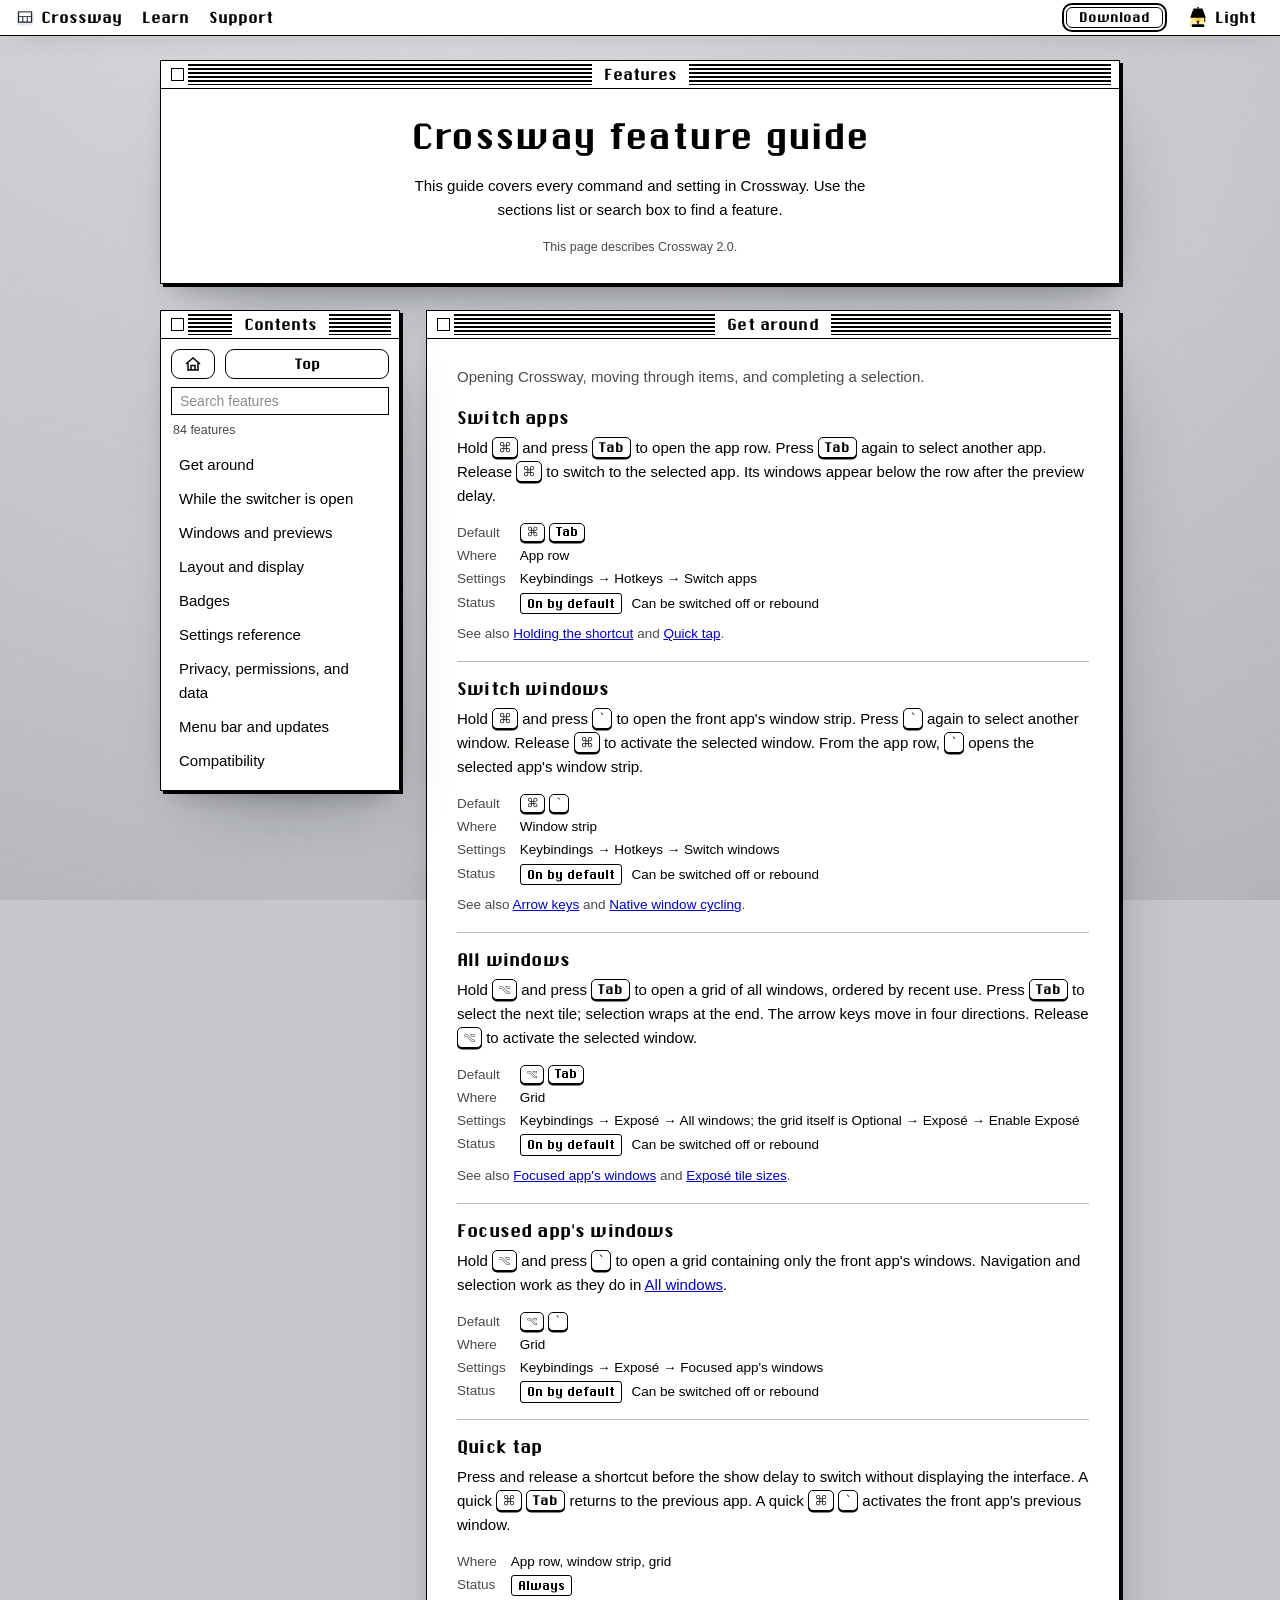
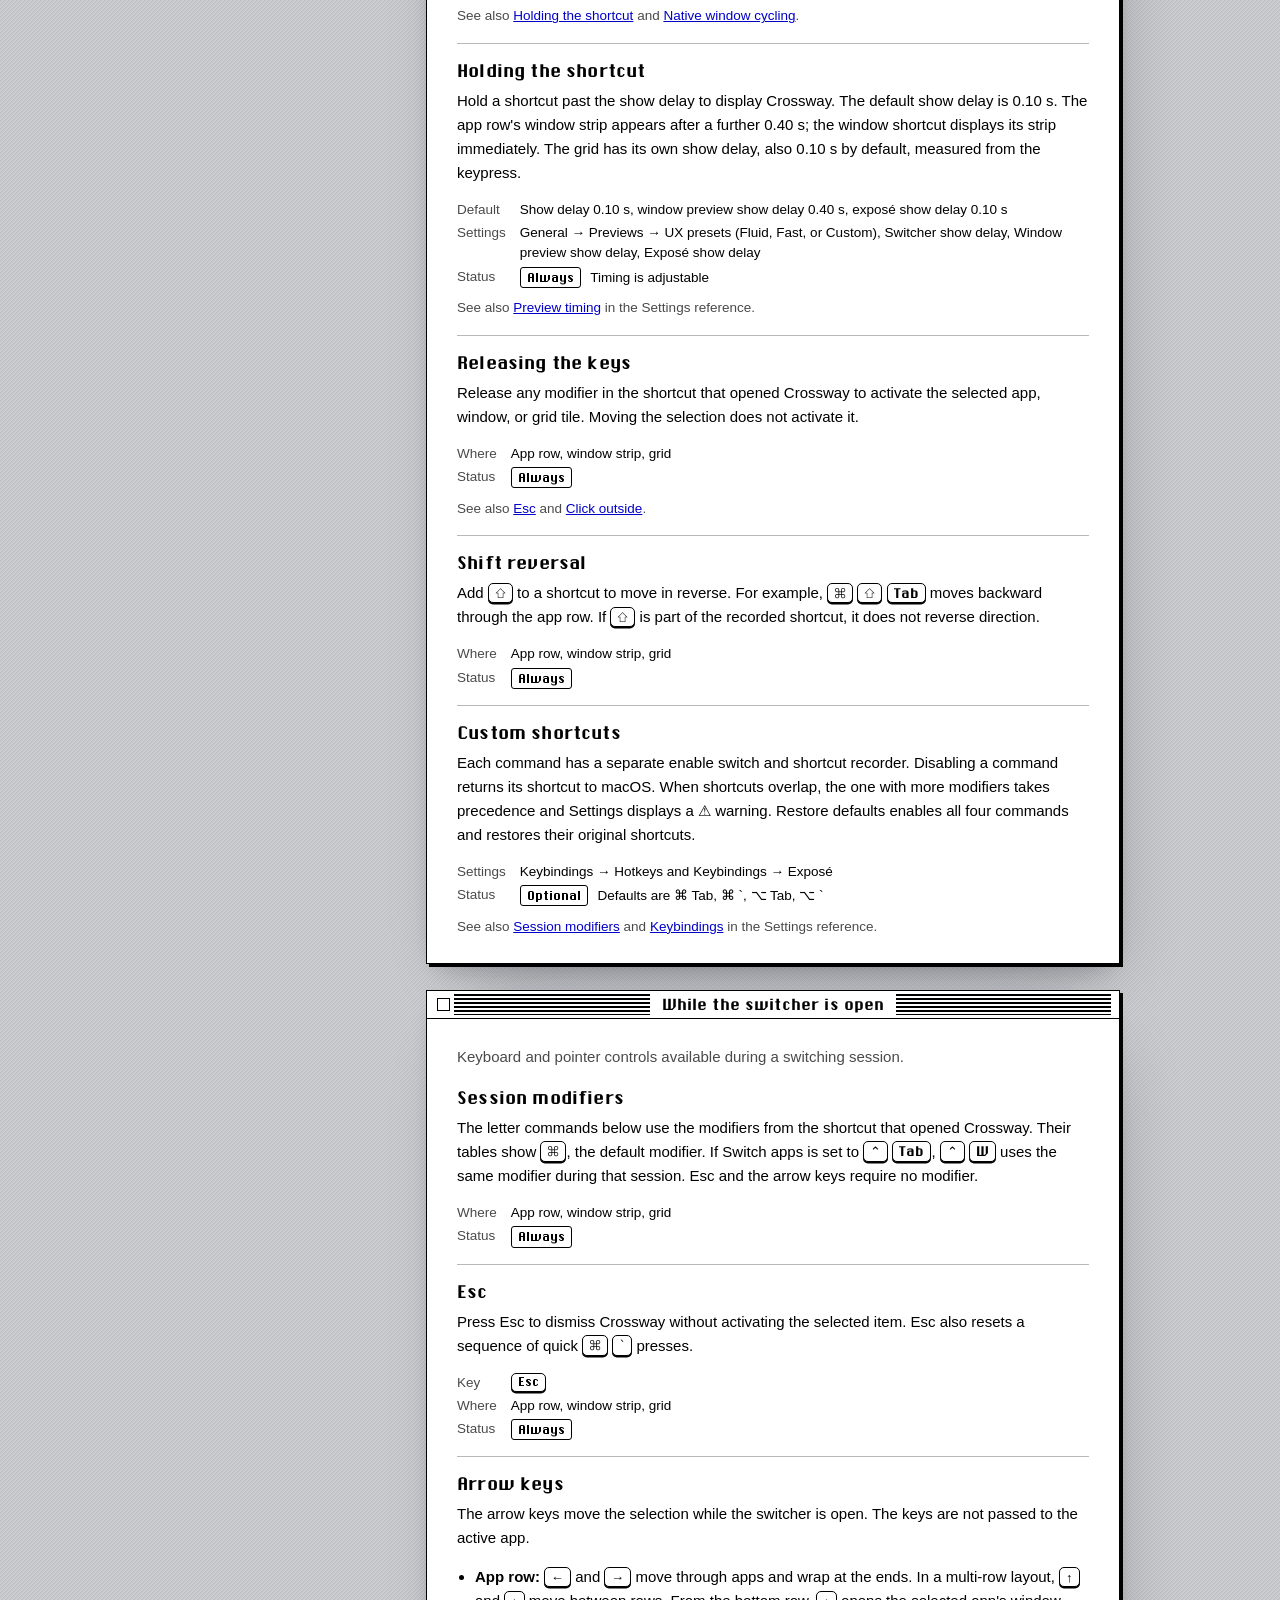
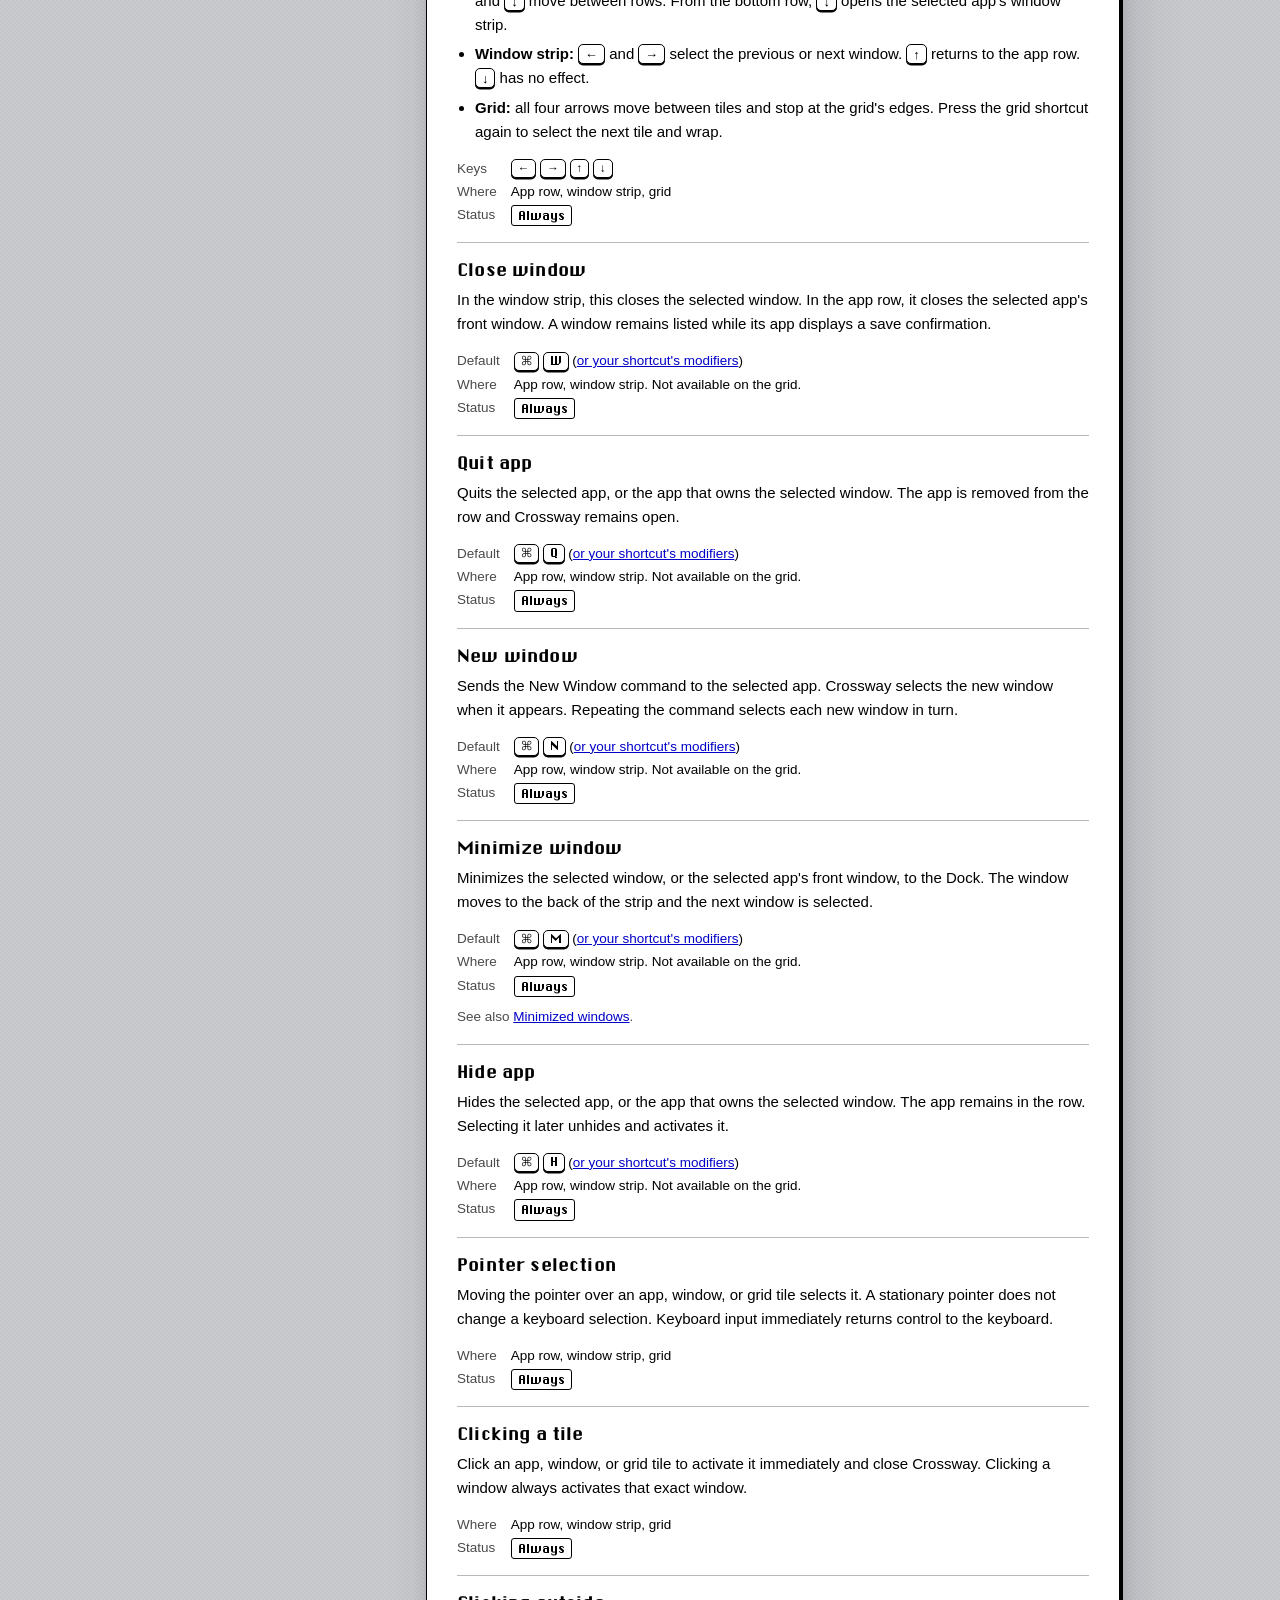
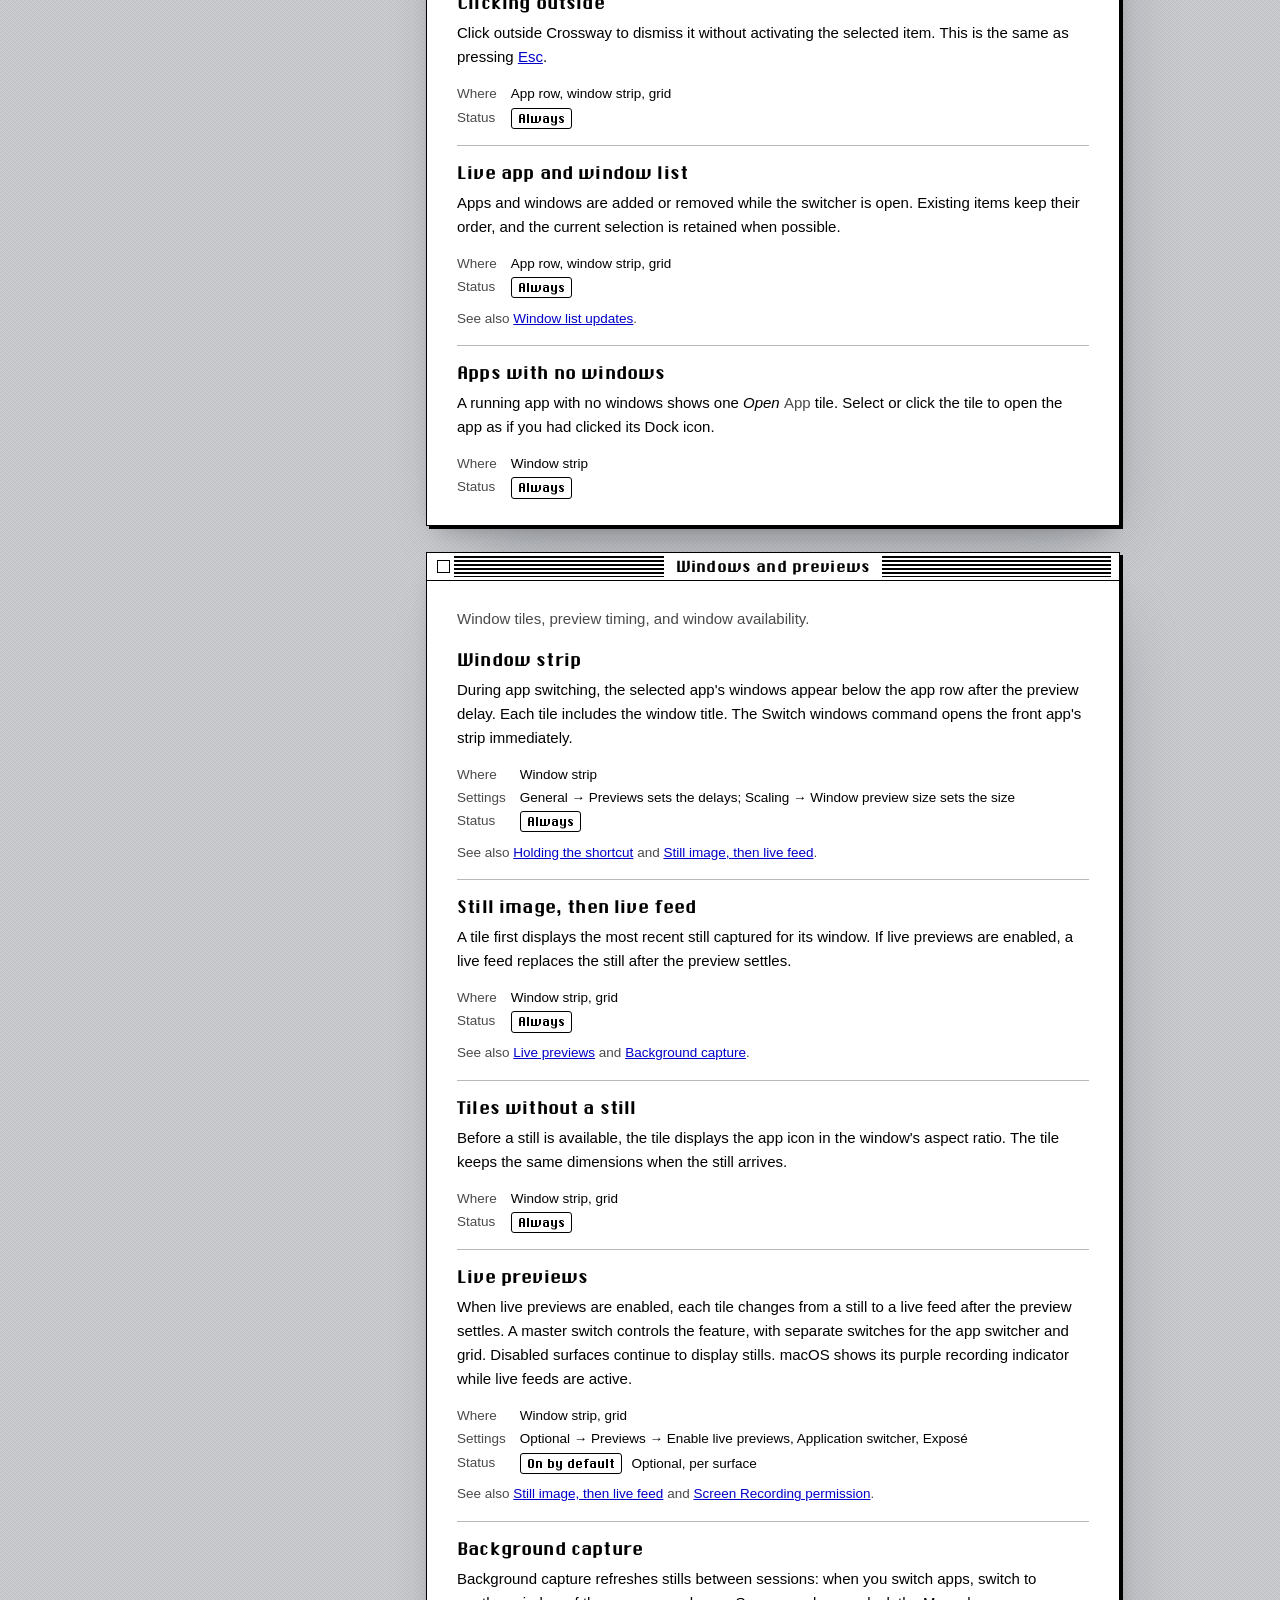
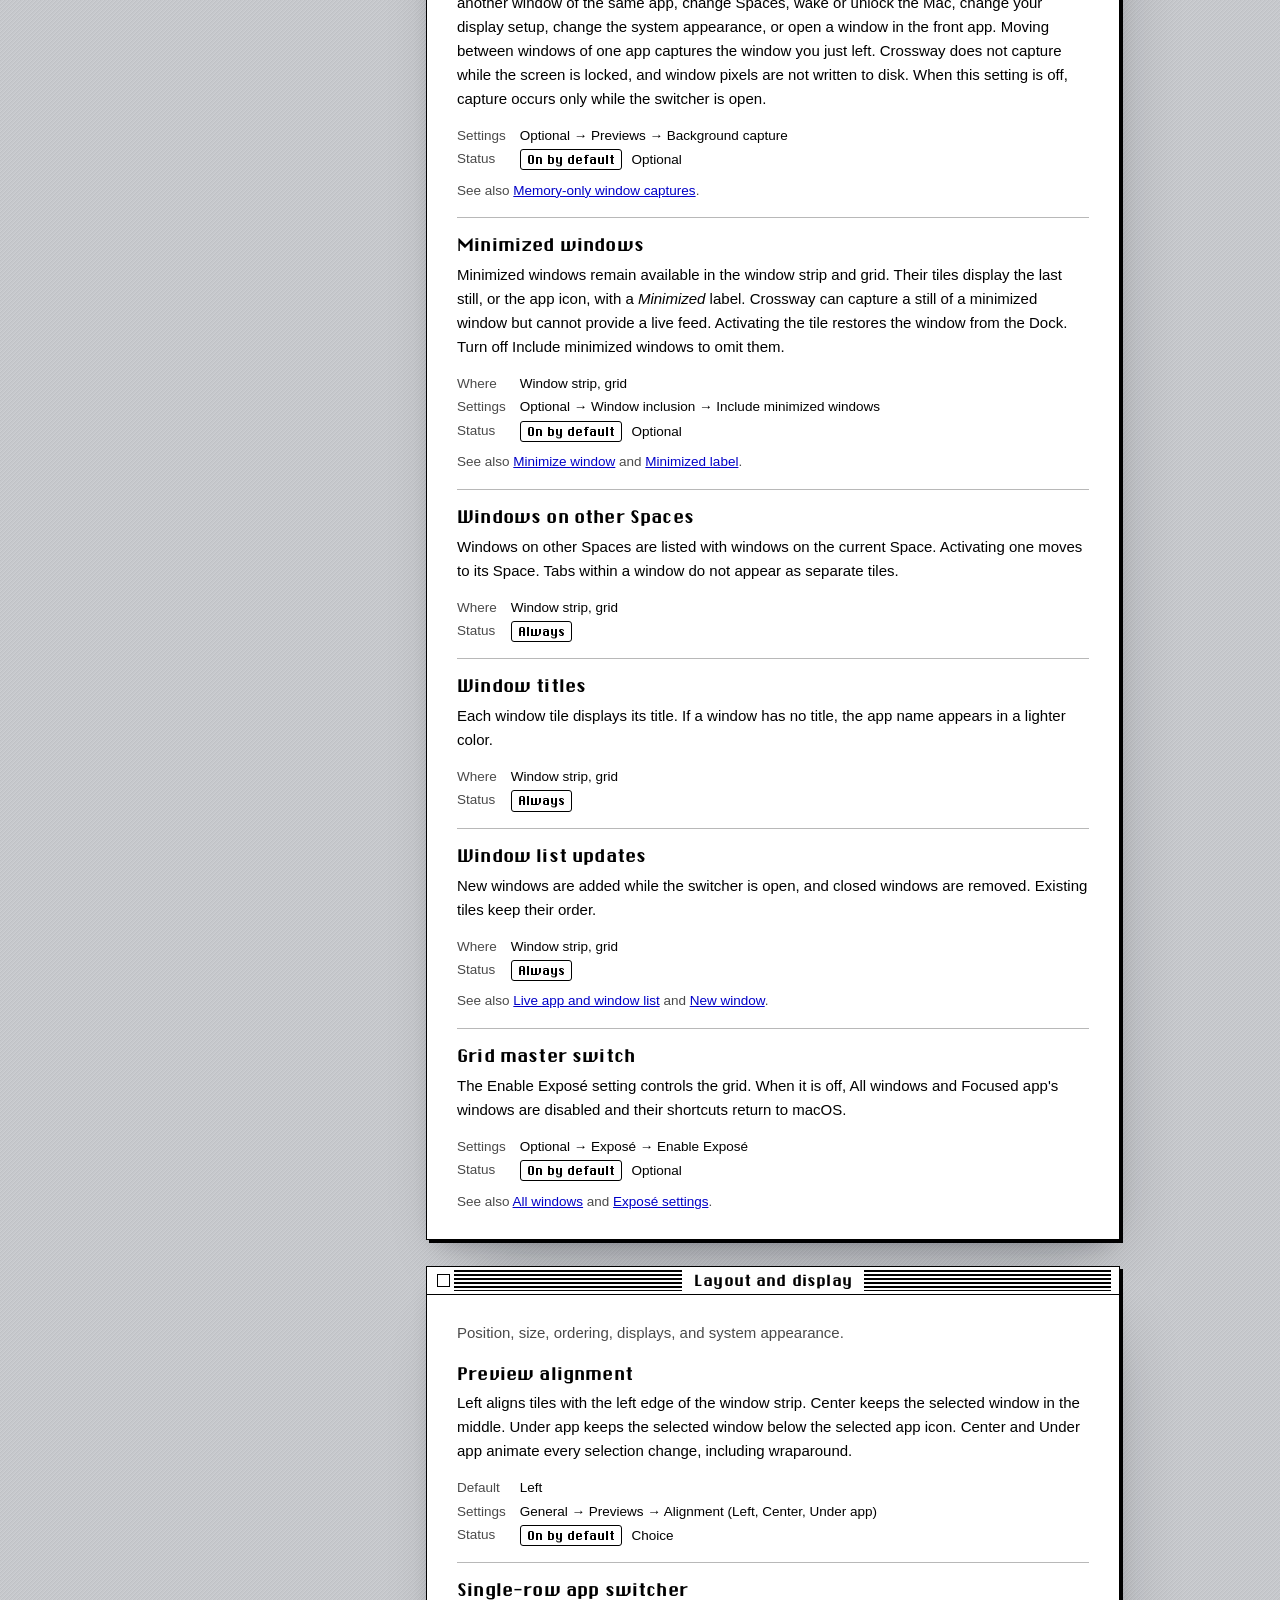
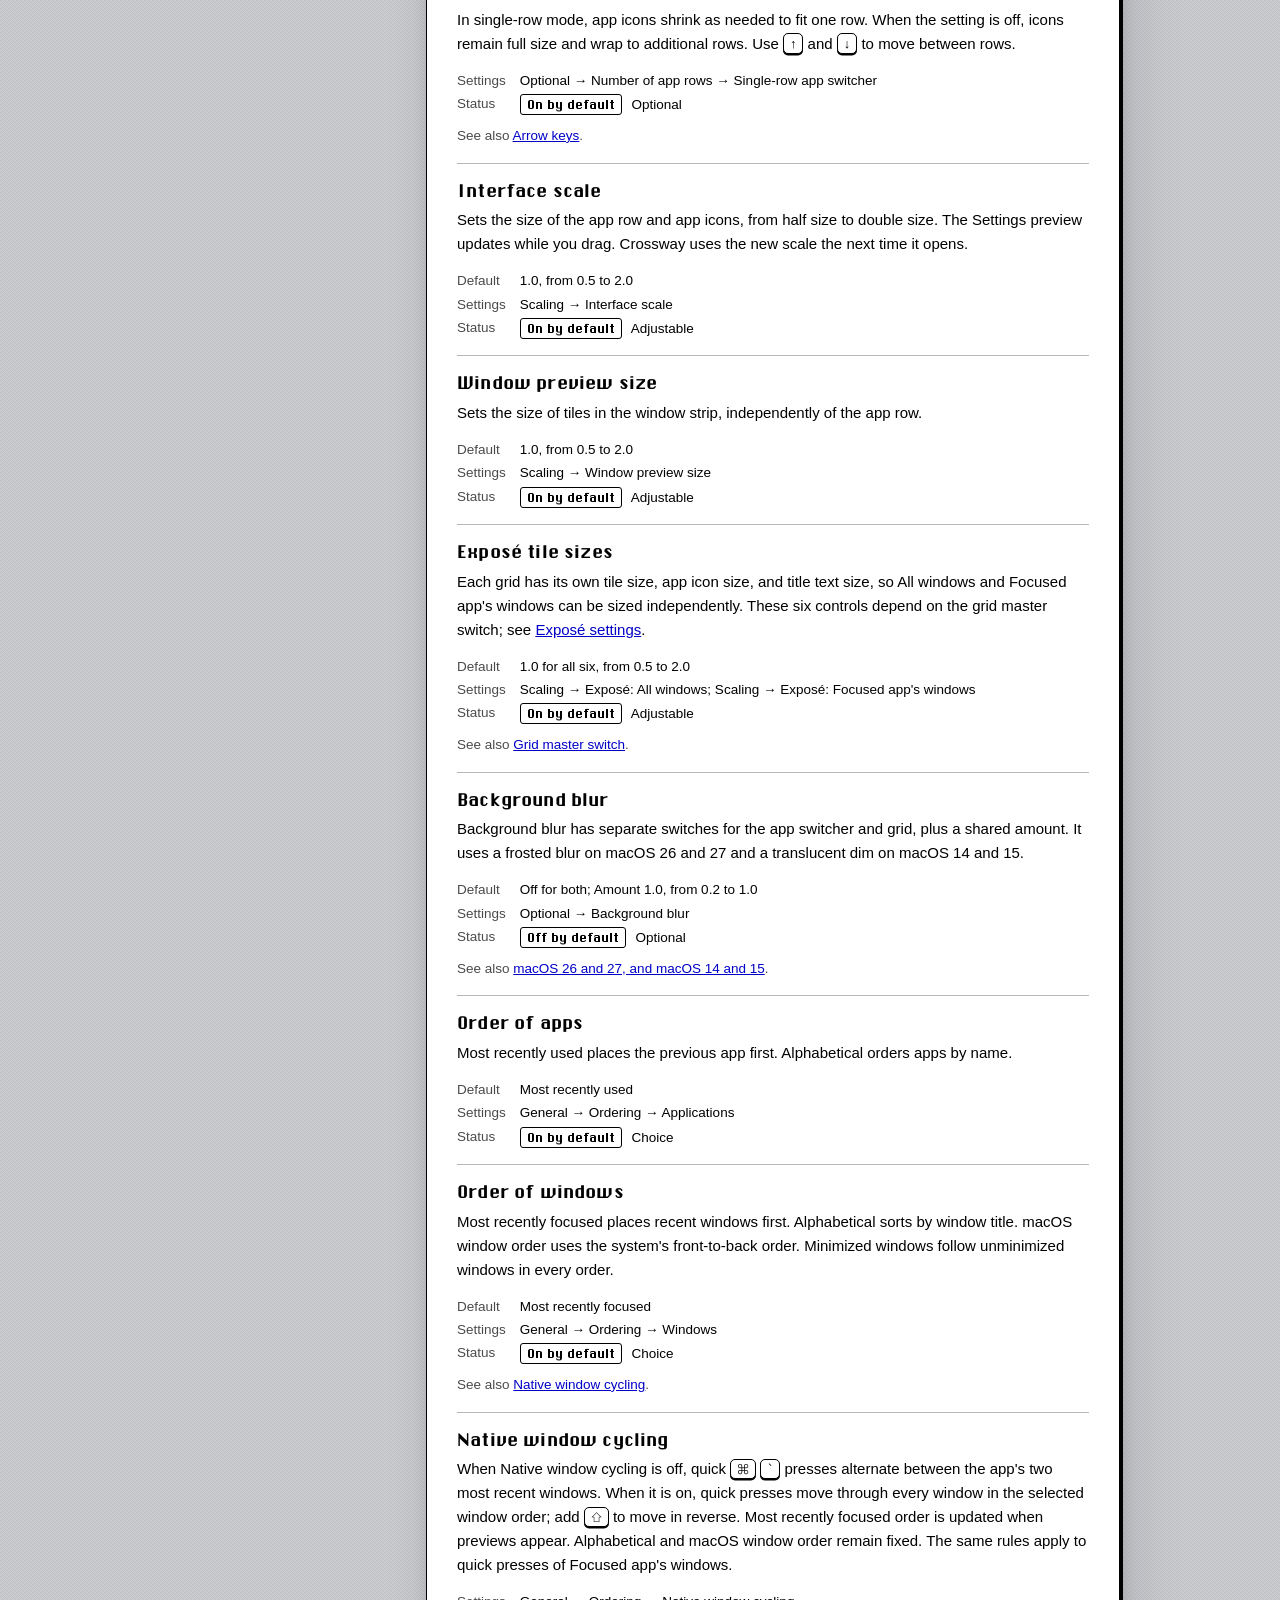
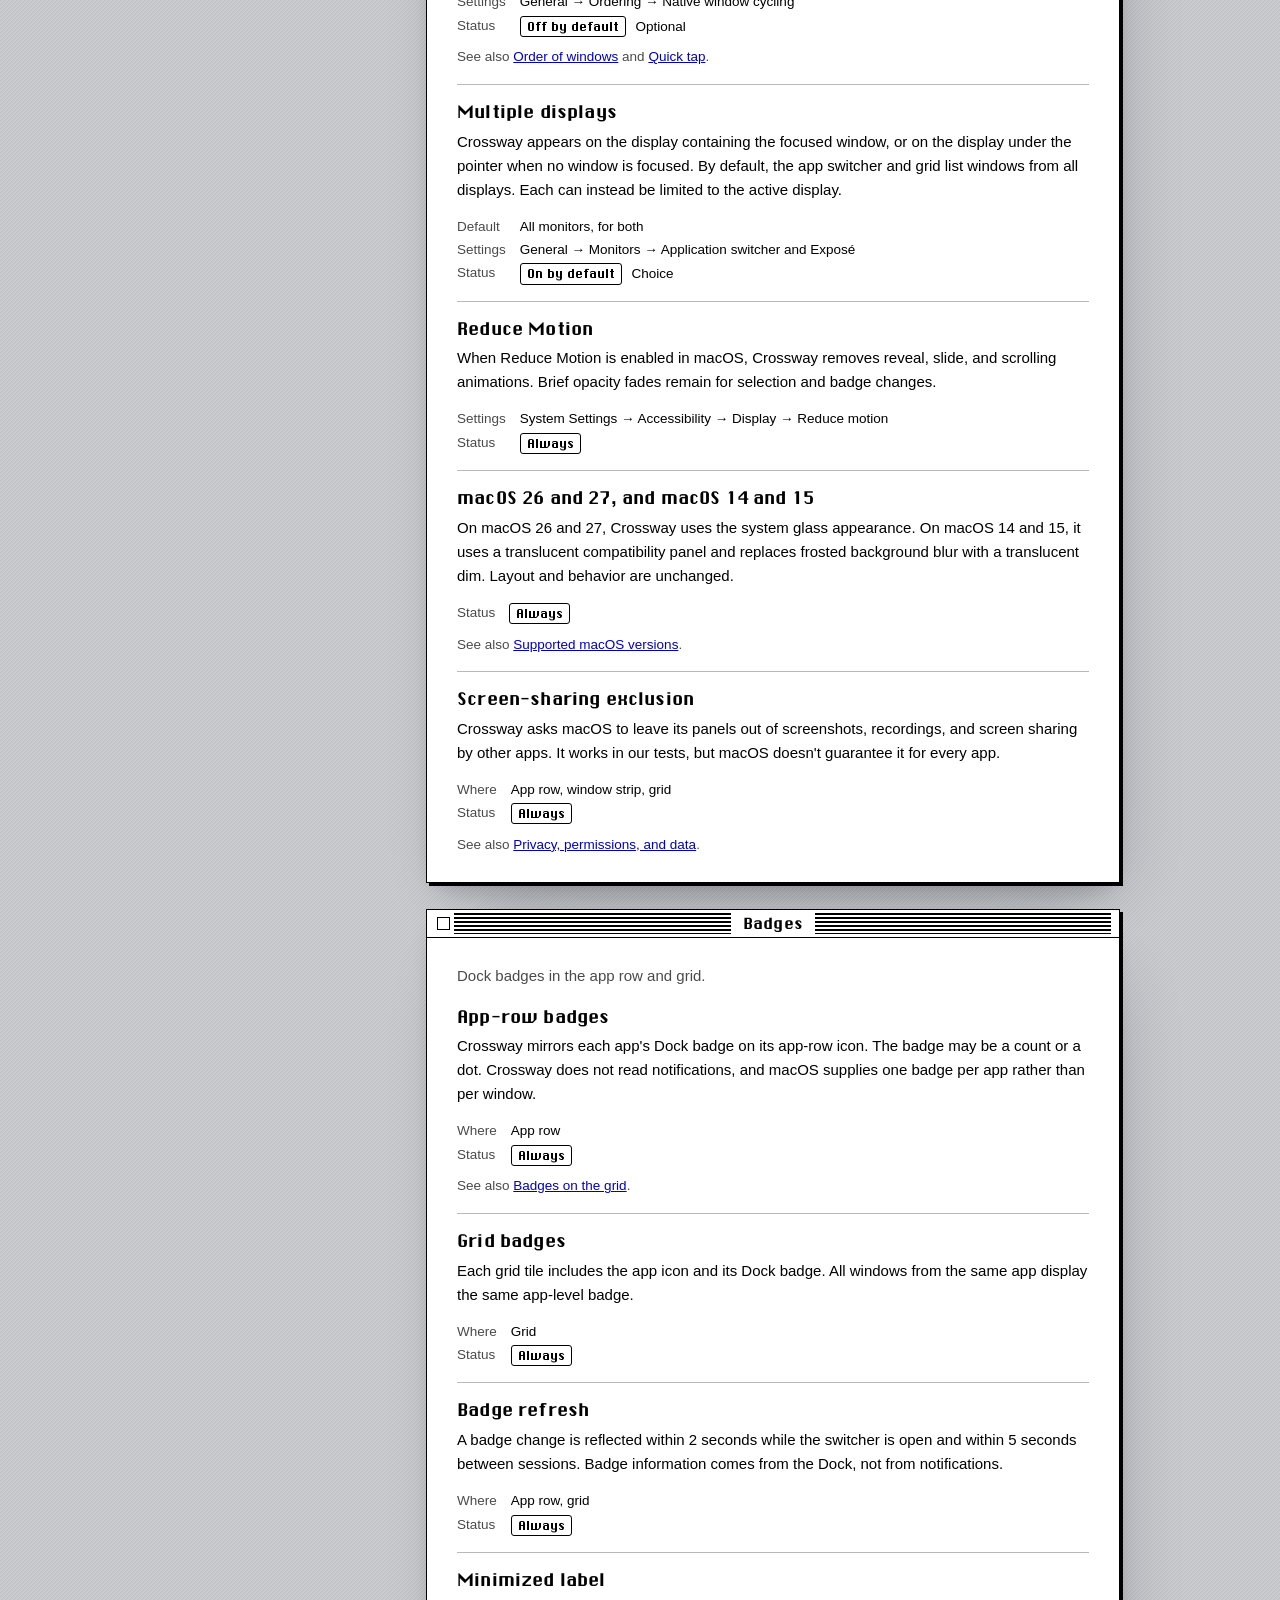
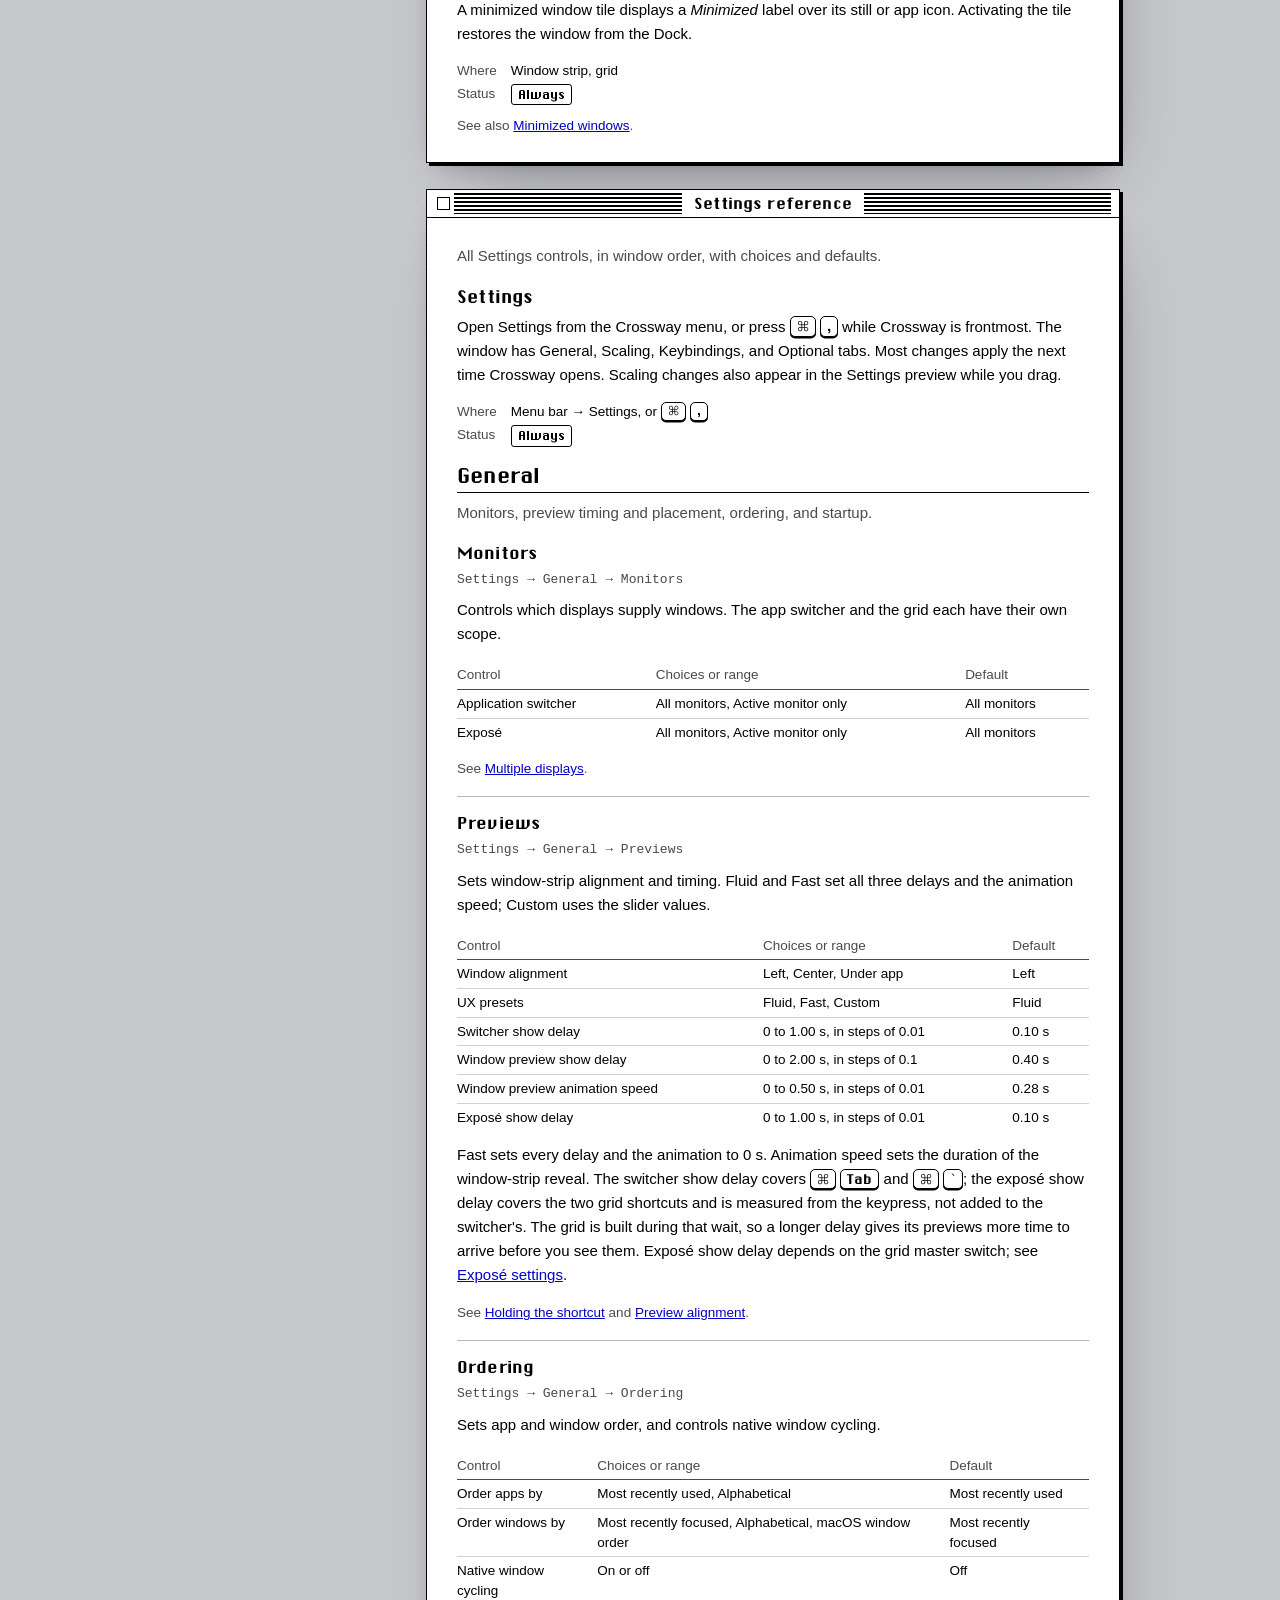
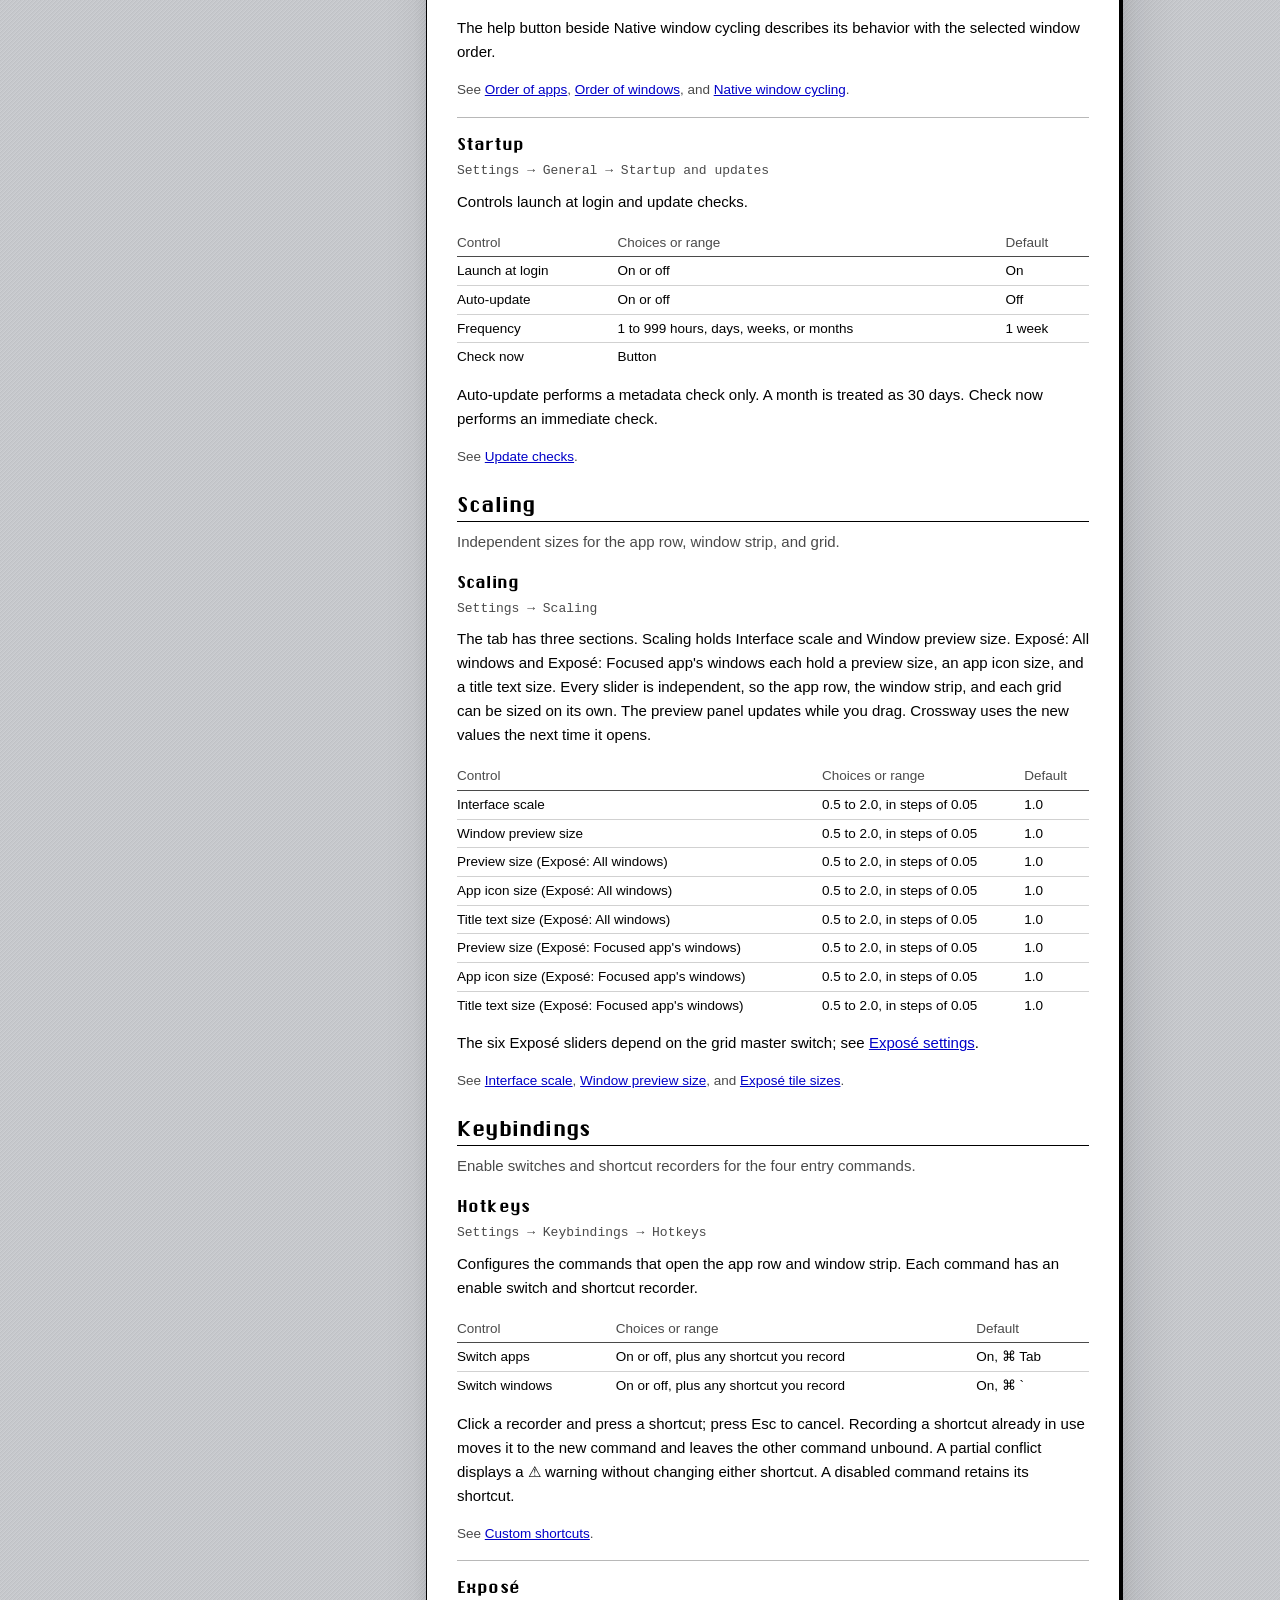
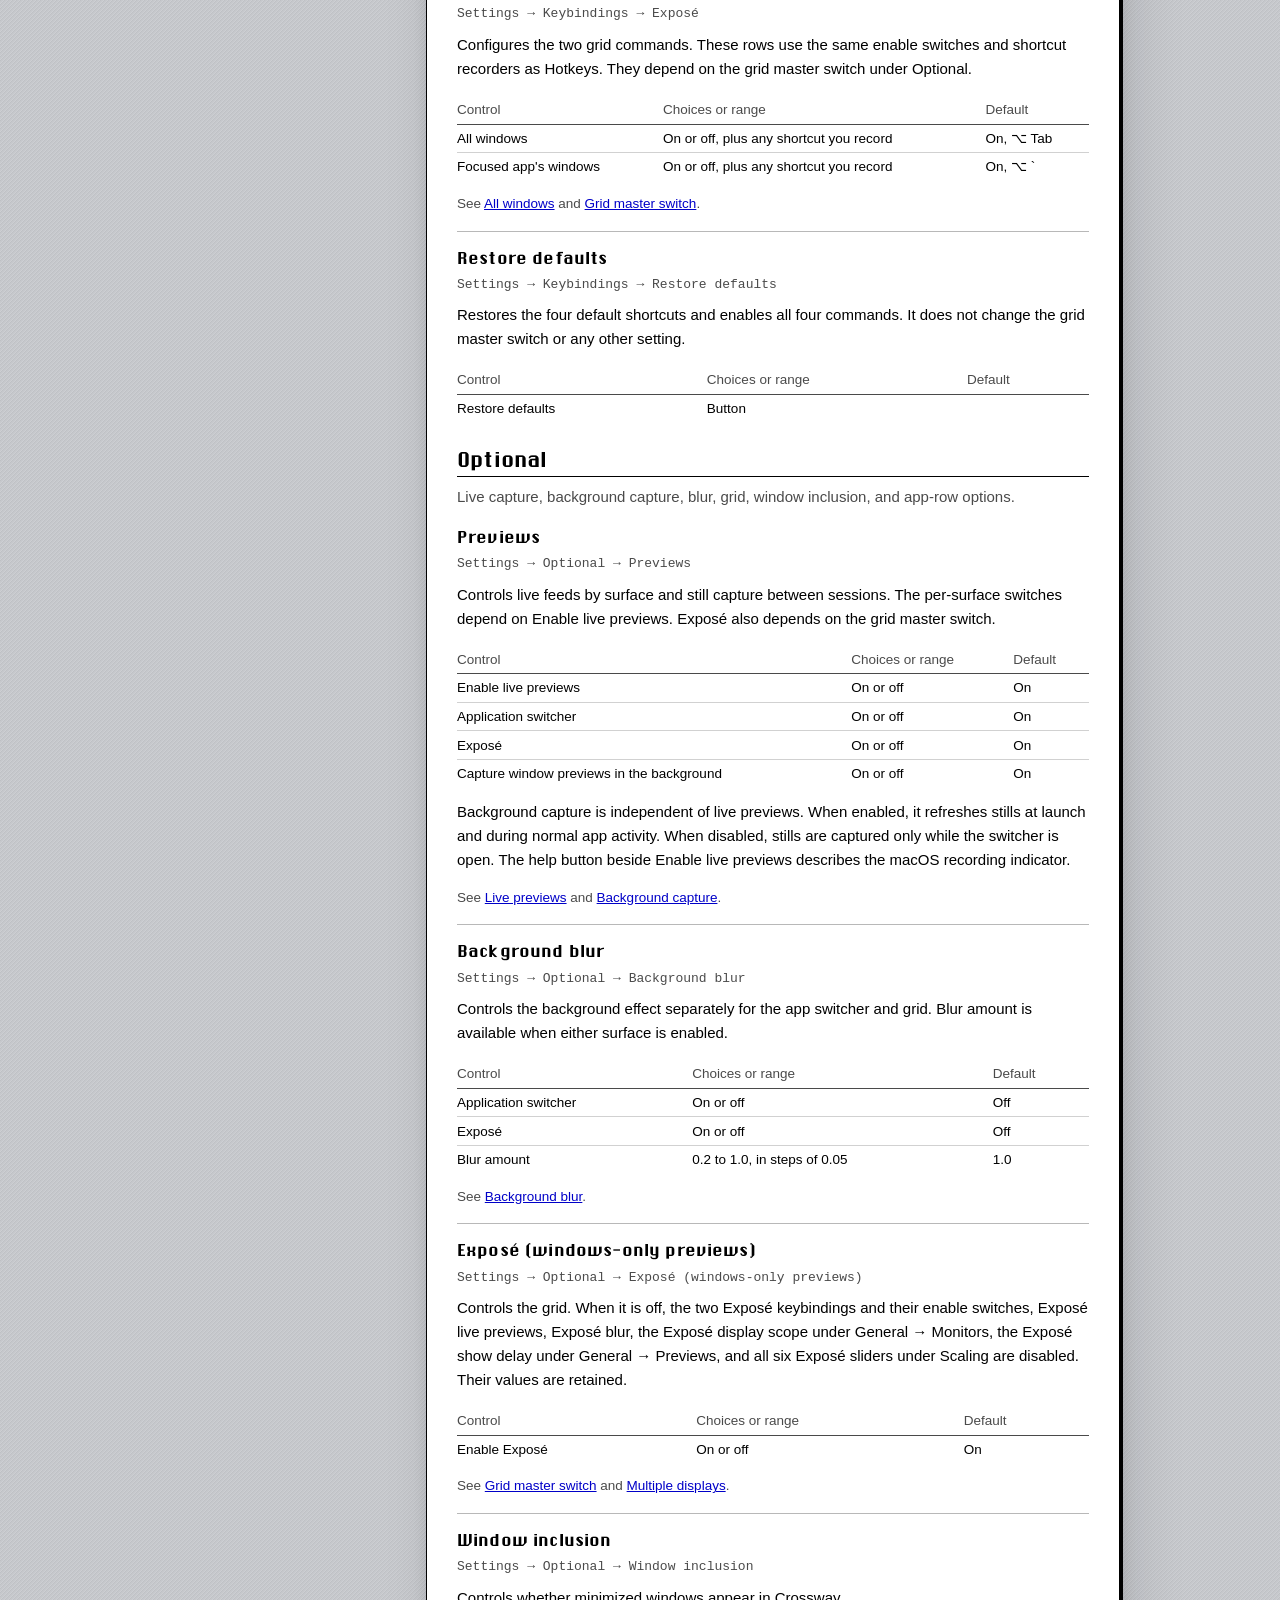
<file: docs/features/index.html>
<!DOCTYPE html>
<html lang="en">
<head>
<meta charset="utf-8">
<meta name="viewport" content="width=device-width, initial-scale=1">
<meta name="color-scheme" content="light dark">
<title>Crossway Features</title>
<meta name="description" content="A complete reference to Crossway commands, previews, settings, privacy, and compatibility.">
<meta property="og:site_name" content="Crossway">
<meta property="og:type" content="website">
<meta property="og:title" content="Crossway Features">
<meta property="og:description" content="A complete reference to Crossway commands, previews, settings, privacy, and compatibility.">
<meta property="og:url" content="https://crosswayapp.com/features/">
<meta property="og:image" content="https://crosswayapp.com/assets/social-card-1b4af3a9.jpg">
<meta property="og:image:type" content="image/jpeg">
<meta property="og:image:width" content="1200">
<meta property="og:image:height" content="630">
<meta property="og:image:alt" content="Crossway's app switcher open on a Mac display, showing a preview of each window of the selected app, beside the keys that drive it.">
<meta name="twitter:card" content="summary_large_image">
<link rel="icon" type="image/png" sizes="32x32" href="../assets/favicon-32.png">
<link rel="apple-touch-icon" href="../assets/apple-touch-icon.png">
<script>try{var v=localStorage.getItem("crossway-night");if(v==="1")document.documentElement.classList.add("night");else if(v==="0")document.documentElement.classList.add("day");if(localStorage.getItem("crossway-hacker")==="1")document.documentElement.classList.add("hacker");if(localStorage.getItem("crossway-retro")==="1")document.documentElement.classList.add("retro")}catch(e){}</script>
<link rel="preload" href="../assets/ChicagoFLF.ttf" as="font" type="font/ttf" crossorigin>
<link rel="stylesheet" href="../style.css">
<link rel="stylesheet" href="../features.css">
<script src="../menus.js"></script>
<script src="../night.js" defer></script>
<script src="../cameo.js" defer></script>
<script src="../hacker.js" defer></script>
<script src="../features.js" defer></script>
</head>
<body id="top">

<!-- The phosphor filter for the menubar app icon. It is a PNG, so no token
     and no fill can reach it the way they reach the heart and the cameo; a
     filter is the only lever. Kept inert and out of the layout, and never
     referenced outside html.hacker, so the ordinary page is untouched.
     Not display:none — that stops the filter resolving in some engines. -->
<svg class="phosphor-defs" width="0" height="0" aria-hidden="true" focusable="false">
  <defs>
    <filter id="phosphor-icon" color-interpolation-filters="sRGB">
      <feColorMatrix type="saturate" values="0"/>
      <feComponentTransfer>
        <feFuncR type="table" tableValues="0.063 0.651"/>
        <feFuncG type="table" tableValues="0.106 1"/>
        <feFuncB type="table" tableValues="0.071 0.745"/>
      </feComponentTransfer>
    </filter>
  </defs>
</svg>

<nav class="menubar" aria-label="Site">
  <a class="apptitle" href="../"><img class="appicon" src="../assets/favicon-32.png" width="18" height="18" alt="">Crossway</a>
  <span class="spacer"></span>
  <a href="../#download">Download</a>
  <a href="../#demo">Try&nbsp;it</a>
  <a href="./" aria-current="page">Features</a>
  <a href="../readme/">Read&nbsp;Me</a>
  <a href="../#privacy">Privacy</a>
  <a href="../#donate">Donate</a>
  <button type="button" class="lamp" role="switch" aria-checked="true" aria-label="Lights: Light or Dark">
    <svg class="lamp-art" viewBox="0 0 24 24" width="22" height="22" aria-hidden="true" focusable="false">
      <defs>
        <linearGradient id="lamp-beam-fade" x1="0" y1="0" x2="0" y2="1">
          <stop class="lamp-beam-stop" offset="0" stop-opacity="0.55"/>
          <stop class="lamp-beam-stop" offset="1" stop-opacity="0"/>
        </linearGradient>
      </defs>
      <path class="lamp-beam" d="M4.6 12.9h14.8L22.6 24H1.4z"/>
      <circle class="lamp-bulb" cx="12" cy="14.8" r="1.95"/>
      <path class="lamp-body" d="M11.2 1h1.6v1.6h-1.6z"/>
      <path class="lamp-body" d="M7.6 2.6h8.8a.6.6 0 0 1 .56.4l3.3 8.9a.7.7 0 0 1-.66.95H4.4a.7.7 0 0 1-.66-.95l3.3-8.9a.6.6 0 0 1 .56-.4z"/>
      <path class="lamp-body" d="M10.6 16.3h2.8v1.1h-2.8z"/>
      <path class="lamp-body" d="M11.25 17.3h1.5v2.8h-1.5z"/>
      <path class="lamp-body" d="M6.4 20h11.2a1.3 1.3 0 0 1 1.3 1.3v.4A1.3 1.3 0 0 1 17.6 23H6.4a1.3 1.3 0 0 1-1.3-1.3v-.4A1.3 1.3 0 0 1 6.4 20z"/>
      <path class="lamp-chain" d="M19.2 12.9v2.7"/>
      <circle class="lamp-chain-end" cx="19.2" cy="16.3" r="0.85"/>
    </svg>
    <span class="lamp-word"><span class="lamp-light">Light</span><span class="lamp-dark">Dark</span></span>
  </button>
</nav>

<main class="desktop">

  <!-- The directory is plain HTML first: every section and every feature has
       its own id, the sections list below is ordinary fragment links, and each
       feature's heading links to itself. Nothing here needs a script to read
       or to navigate; the compact search only narrows what is already on the
       page, reading each article's data-search aliases. -->
  <section class="mac-window features-intro" aria-labelledby="features-title">
    <div class="titlebar"><span class="closebox" aria-hidden="true"></span><span class="title">Features</span></div>
    <div class="window-body">
      <h1 id="features-title">Crossway feature guide</h1>
      <p>This guide covers every command and setting in Crossway. Use the
      sections list or search box to find a feature.</p>
      <p class="caption">This page describes Crossway 2.0.</p>
    </div>
  </section>

  <div class="features-layout">

    <nav class="mac-window features-toc" aria-label="Feature sections">
      <div class="titlebar"><span class="closebox" aria-hidden="true"></span><span class="title">Contents</span></div>
      <div class="window-body">
        <p class="features-nav-buttons">
          <a class="btn features-site-home-link" href="../" aria-label="Homepage" title="Homepage">
            <svg class="features-home-icon" viewBox="0 0 16 16" aria-hidden="true" focusable="false">
              <path d="M1.5 7.5 8 2l6.5 5.5M3 6.25V14h10V6.25M6 14V9.5h4V14"/>
            </svg>
          </a>
          <a class="btn features-top-link" href="#top">Top</a>
        </p>
        <!-- The search control ships HIDDEN and is revealed from features.js
             only once the index and the handlers are ready. A control that
             cannot work must not be on screen, and with JavaScript off there
             is simply a list of sections. -->
        <div class="features-search" hidden>
          <label class="sr-only" for="features-search">Search features</label>
          <input class="features-search-field" id="features-search" type="search"
                 placeholder="Search features" autocomplete="off" spellcheck="false"
                 aria-describedby="features-search-status">
          <p class="features-search-status" id="features-search-status" role="status"></p>
        </div>
        <!-- A native disclosure, open in the markup: on a phone the list
             folds under its summary with no script, on a desktop the summary
             is hidden and the list is simply the window's contents. -->
        <details class="features-toc-disclosure" open>
        <summary class="features-toc-summary">Jump to a section</summary>
        <ol class="features-toc-list">
          <li><a href="#get-around">Get around</a></li>
          <li><a href="#while-the-switcher-is-open">While the switcher is open</a></li>
          <li><a href="#windows-and-previews">Windows and previews</a></li>
          <li><a href="#layout-and-display">Layout and display</a></li>
          <li><a href="#badges">Badges</a></li>
          <li><a href="#settings-reference">Settings reference</a></li>
          <li><a href="#privacy-permissions-and-data">Privacy, permissions, and data</a></li>
          <li><a href="#menu-bar-and-updates">Menu bar and updates</a></li>
          <li><a href="#compatibility">Compatibility</a></li>
        </ol>
        </details>
      </div>
    </nav>

    <div class="features-body">

      <!-- Shown only when a query matches nothing. It is a sentence and a
           button, not a replacement interface: the directory is still the
           page, one clear away. -->
      <p class="features-empty" hidden>No features match that search.
        <button class="features-clear" type="button">Clear the search</button></p>

      <section class="mac-window feature-category" id="get-around" aria-labelledby="get-around-title">
        <div class="titlebar"><span class="closebox" aria-hidden="true"></span><h2 class="title" id="get-around-title">Get around</h2></div>
        <div class="window-body">
          <p class="feature-category-lede">Opening Crossway, moving through items, and completing a selection.</p>

          <article class="feature" id="switch-apps" data-search="cmd tab command tab ⌘ application switcher apps app row">
            <h3 class="feature-title"><a href="#switch-apps">Switch apps</a></h3>
            <p>Hold <kbd>⌘</kbd> and press <kbd>Tab</kbd> to open the app row. Press <kbd>Tab</kbd> again to select another app. Release <kbd>⌘</kbd> to switch to the selected app. Its windows appear below the row after the preview delay.</p>
            <dl class="feature-meta">
              <dt>Default</dt><dd><kbd>⌘</kbd> <kbd>Tab</kbd></dd>
              <dt>Where</dt><dd>App row</dd>
              <dt>Settings</dt><dd>Keybindings → Hotkeys → Switch apps</dd>
              <dt>Status</dt><dd><span class="feature-status">On by default</span> Can be switched off or rebound</dd>
            </dl>
            <p class="feature-related">See also <a href="#hold-to-reveal">Holding the shortcut</a> and <a href="#quick-tap">Quick tap</a>.</p>
          </article>

          <article class="feature" id="switch-windows" data-search="cmd grave command backtick ⌘ ` windows window strip cycle">
            <h3 class="feature-title"><a href="#switch-windows">Switch windows</a></h3>
            <p>Hold <kbd>⌘</kbd> and press <kbd>`</kbd> to open the front app's window strip. Press <kbd>`</kbd> again to select another window. Release <kbd>⌘</kbd> to activate the selected window. From the app row, <kbd>`</kbd> opens the selected app's window strip.</p>
            <dl class="feature-meta">
              <dt>Default</dt><dd><kbd>⌘</kbd> <kbd>`</kbd></dd>
              <dt>Where</dt><dd>Window strip</dd>
              <dt>Settings</dt><dd>Keybindings → Hotkeys → Switch windows</dd>
              <dt>Status</dt><dd><span class="feature-status">On by default</span> Can be switched off or rebound</dd>
            </dl>
            <p class="feature-related">See also <a href="#arrow-keys">Arrow keys</a> and <a href="#native-window-cycling">Native window cycling</a>.</p>
          </article>

          <article class="feature" id="all-windows" data-search="option tab alt tab ⌥ exposé expose grid every window all windows">
            <h3 class="feature-title"><a href="#all-windows">All windows</a></h3>
            <p>Hold <kbd>⌥</kbd> and press <kbd>Tab</kbd> to open a grid of all windows, ordered by recent use. Press <kbd>Tab</kbd> to select the next tile; selection wraps at the end. The arrow keys move in four directions. Release <kbd>⌥</kbd> to activate the selected window.</p>
            <dl class="feature-meta">
              <dt>Default</dt><dd><kbd>⌥</kbd> <kbd>Tab</kbd></dd>
              <dt>Where</dt><dd>Grid</dd>
              <dt>Settings</dt><dd>Keybindings → Exposé → All windows; the grid itself is Optional → Exposé → Enable Exposé</dd>
              <dt>Status</dt><dd><span class="feature-status">On by default</span> Can be switched off or rebound</dd>
            </dl>
            <p class="feature-related">See also <a href="#focused-app-windows">Focused app's windows</a> and <a href="#expose-preview-size">Exposé tile sizes</a>.</p>
          </article>

          <article class="feature" id="focused-app-windows" data-search="option grave alt backtick ⌥ ` exposé expose grid front app focused app windows">
            <h3 class="feature-title"><a href="#focused-app-windows">Focused app's windows</a></h3>
            <p>Hold <kbd>⌥</kbd> and press <kbd>`</kbd> to open a grid containing only the front app's windows. Navigation and selection work as they do in <a href="#all-windows">All windows</a>.</p>
            <dl class="feature-meta">
              <dt>Default</dt><dd><kbd>⌥</kbd> <kbd>`</kbd></dd>
              <dt>Where</dt><dd>Grid</dd>
              <dt>Settings</dt><dd>Keybindings → Exposé → Focused app's windows</dd>
              <dt>Status</dt><dd><span class="feature-status">On by default</span> Can be switched off or rebound</dd>
            </dl>
          </article>

          <article class="feature" id="quick-tap" data-search="tap fast native speed no interface instant switch previous app previous window">
            <h3 class="feature-title"><a href="#quick-tap">Quick tap</a></h3>
            <p>Press and release a shortcut before the show delay to switch without displaying the interface. A quick <kbd>⌘</kbd> <kbd>Tab</kbd> returns to the previous app. A quick <kbd>⌘</kbd> <kbd>`</kbd> activates the front app's previous window.</p>
            <dl class="feature-meta">
              <dt>Where</dt><dd>App row, window strip, grid</dd>
              <dt>Status</dt><dd><span class="feature-status">Always</span></dd>
            </dl>
            <p class="feature-related">See also <a href="#hold-to-reveal">Holding the shortcut</a> and <a href="#native-window-cycling">Native window cycling</a>.</p>
          </article>

          <article class="feature" id="hold-to-reveal" data-search="hold delay show delay preview delay expose exposé show delay grid reveal 0.1 s 100 ms 400 ms fluid fast custom preset">
            <h3 class="feature-title"><a href="#hold-to-reveal">Holding the shortcut</a></h3>
            <p>Hold a shortcut past the show delay to display Crossway. The default show delay is 0.10 s. The app row's window strip appears after a further 0.40 s; the window shortcut displays its strip immediately. The grid has its own show delay, also 0.10 s by default, measured from the keypress.</p>
            <dl class="feature-meta">
              <dt>Default</dt><dd>Show delay 0.10 s, window preview show delay 0.40 s, exposé show delay 0.10 s</dd>
              <dt>Settings</dt><dd>General → Previews → UX presets (Fluid, Fast, or Custom), Switcher show delay, Window preview show delay, Exposé show delay</dd>
              <dt>Status</dt><dd><span class="feature-status">Always</span> Timing is adjustable</dd>
            </dl>
            <p class="feature-related">See also <a href="#previews-timing">Preview timing</a> in the Settings reference.</p>
          </article>

          <article class="feature" id="release-to-commit" data-search="release let go commit activate land select">
            <h3 class="feature-title"><a href="#release-to-commit">Releasing the keys</a></h3>
            <p>Release any modifier in the shortcut that opened Crossway to activate the selected app, window, or grid tile. Moving the selection does not activate it.</p>
            <dl class="feature-meta">
              <dt>Where</dt><dd>App row, window strip, grid</dd>
              <dt>Status</dt><dd><span class="feature-status">Always</span></dd>
            </dl>
            <p class="feature-related">See also <a href="#escape">Esc</a> and <a href="#click-outside">Click outside</a>.</p>
          </article>

          <article class="feature" id="shift-reverses" data-search="shift ⇧ reverse backwards previous">
            <h3 class="feature-title"><a href="#shift-reverses">Shift reversal</a></h3>
            <p>Add <kbd>⇧</kbd> to a shortcut to move in reverse. For example, <kbd>⌘</kbd> <kbd>⇧</kbd> <kbd>Tab</kbd> moves backward through the app row. If <kbd>⇧</kbd> is part of the recorded shortcut, it does not reverse direction.</p>
            <dl class="feature-meta">
              <dt>Where</dt><dd>App row, window strip, grid</dd>
              <dt>Status</dt><dd><span class="feature-status">Always</span></dd>
            </dl>
          </article>

          <article class="feature" id="custom-shortcuts" data-search="rebind record shortcut keybinding hotkey disable turn off conflict shadow warning ⚠ restore defaults control ctrl">
            <h3 class="feature-title"><a href="#custom-shortcuts">Custom shortcuts</a></h3>
            <p>Each command has a separate enable switch and shortcut recorder. Disabling a command returns its shortcut to macOS. When shortcuts overlap, the one with more modifiers takes precedence and Settings displays a ⚠ warning. Restore defaults enables all four commands and restores their original shortcuts.</p>
            <dl class="feature-meta">
              <dt>Settings</dt><dd>Keybindings → Hotkeys and Keybindings → Exposé</dd>
              <dt>Status</dt><dd><span class="feature-status">Optional</span> Defaults are ⌘ Tab, ⌘ `, ⌥ Tab, ⌥ `</dd>
            </dl>
            <p class="feature-related">See also <a href="#session-modifier">Session modifiers</a> and <a href="#keybindings-tab">Keybindings</a> in the Settings reference.</p>
          </article>
        </div>
      </section>

      <section class="mac-window feature-category" id="while-the-switcher-is-open" aria-labelledby="while-the-switcher-is-open-title">
        <div class="titlebar"><span class="closebox" aria-hidden="true"></span><h2 class="title" id="while-the-switcher-is-open-title">While the switcher is open</h2></div>
        <div class="window-body">
          <p class="feature-category-lede">Keyboard and pointer controls available during a switching session.</p>

          <article class="feature feature-note" id="session-modifier" data-search="modifier control ctrl command option armed session chord letter keys">
            <h3 class="feature-title"><a href="#session-modifier">Session modifiers</a></h3>
            <p>The letter commands below use the modifiers from the shortcut that opened Crossway. Their tables show <kbd>⌘</kbd>, the default modifier. If Switch apps is set to <kbd>⌃</kbd> <kbd>Tab</kbd>, <kbd>⌃</kbd> <kbd>W</kbd> uses the same modifier during that session. Esc and the arrow keys require no modifier.</p>
            <dl class="feature-meta">
              <dt>Where</dt><dd>App row, window strip, grid</dd>
              <dt>Status</dt><dd><span class="feature-status">Always</span></dd>
            </dl>
          </article>

          <article class="feature" id="escape" data-search="esc escape cancel dismiss switcher stay">
            <h3 class="feature-title"><a href="#escape">Esc</a></h3>
            <p>Press Esc to dismiss Crossway without activating the selected item. Esc also resets a sequence of quick <kbd>⌘</kbd> <kbd>`</kbd> presses.</p>
            <dl class="feature-meta">
              <dt>Key</dt><dd><kbd>Esc</kbd></dd>
              <dt>Where</dt><dd>App row, window strip, grid</dd>
              <dt>Status</dt><dd><span class="feature-status">Always</span></dd>
            </dl>
          </article>

          <article class="feature" id="arrow-keys" data-search="arrows left right up down ← → ↑ ↓ navigate move rows">
            <h3 class="feature-title"><a href="#arrow-keys">Arrow keys</a></h3>
            <p>The arrow keys move the selection while the switcher is open. The keys are not passed to the active app.</p>
            <ul class="feature-list">
              <li><strong>App row:</strong> <kbd>←</kbd> and <kbd>→</kbd> move through apps and wrap at the ends. In a multi-row layout, <kbd>↑</kbd> and <kbd>↓</kbd> move between rows. From the bottom row, <kbd>↓</kbd> opens the selected app's window strip.</li>
              <li><strong>Window strip:</strong> <kbd>←</kbd> and <kbd>→</kbd> select the previous or next window. <kbd>↑</kbd> returns to the app row. <kbd>↓</kbd> has no effect.</li>
              <li><strong>Grid:</strong> all four arrows move between tiles and stop at the grid's edges. Press the grid shortcut again to select the next tile and wrap.</li>
            </ul>
            <dl class="feature-meta">
              <dt>Keys</dt><dd><kbd>←</kbd> <kbd>→</kbd> <kbd>↑</kbd> <kbd>↓</kbd></dd>
              <dt>Where</dt><dd>App row, window strip, grid</dd>
              <dt>Status</dt><dd><span class="feature-status">Always</span></dd>
            </dl>
          </article>

          <article class="feature" id="close-window" data-search="cmd w command w ⌘w close window close">
            <h3 class="feature-title"><a href="#close-window">Close window</a></h3>
            <p>In the window strip, this closes the selected window. In the app row, it closes the selected app's front window. A window remains listed while its app displays a save confirmation.</p>
            <dl class="feature-meta">
              <dt>Default</dt><dd><kbd>⌘</kbd> <kbd>W</kbd> (<a href="#session-modifier">or your shortcut's modifiers</a>)</dd>
              <dt>Where</dt><dd>App row, window strip. Not available on the grid.</dd>
              <dt>Status</dt><dd><span class="feature-status">Always</span></dd>
            </dl>
          </article>

          <article class="feature" id="quit-app" data-search="cmd q command q ⌘q quit application quit app">
            <h3 class="feature-title"><a href="#quit-app">Quit app</a></h3>
            <p>Quits the selected app, or the app that owns the selected window. The app is removed from the row and Crossway remains open.</p>
            <dl class="feature-meta">
              <dt>Default</dt><dd><kbd>⌘</kbd> <kbd>Q</kbd> (<a href="#session-modifier">or your shortcut's modifiers</a>)</dd>
              <dt>Where</dt><dd>App row, window strip. Not available on the grid.</dd>
              <dt>Status</dt><dd><span class="feature-status">Always</span></dd>
            </dl>
          </article>

          <article class="feature" id="new-window" data-search="cmd n command n ⌘n new window create window">
            <h3 class="feature-title"><a href="#new-window">New window</a></h3>
            <p>Sends the New Window command to the selected app. Crossway selects the new window when it appears. Repeating the command selects each new window in turn.</p>
            <dl class="feature-meta">
              <dt>Default</dt><dd><kbd>⌘</kbd> <kbd>N</kbd> (<a href="#session-modifier">or your shortcut's modifiers</a>)</dd>
              <dt>Where</dt><dd>App row, window strip. Not available on the grid.</dd>
              <dt>Status</dt><dd><span class="feature-status">Always</span></dd>
            </dl>
          </article>

          <article class="feature" id="minimize-window" data-search="cmd m command m ⌘m minimize minimise dock">
            <h3 class="feature-title"><a href="#minimize-window">Minimize window</a></h3>
            <p>Minimizes the selected window, or the selected app's front window, to the Dock. The window moves to the back of the strip and the next window is selected.</p>
            <dl class="feature-meta">
              <dt>Default</dt><dd><kbd>⌘</kbd> <kbd>M</kbd> (<a href="#session-modifier">or your shortcut's modifiers</a>)</dd>
              <dt>Where</dt><dd>App row, window strip. Not available on the grid.</dd>
              <dt>Status</dt><dd><span class="feature-status">Always</span></dd>
            </dl>
            <p class="feature-related">See also <a href="#minimized-windows">Minimized windows</a>.</p>
          </article>

          <article class="feature" id="hide-app" data-search="cmd h command h ⌘h hide app hidden">
            <h3 class="feature-title"><a href="#hide-app">Hide app</a></h3>
            <p>Hides the selected app, or the app that owns the selected window. The app remains in the row. Selecting it later unhides and activates it.</p>
            <dl class="feature-meta">
              <dt>Default</dt><dd><kbd>⌘</kbd> <kbd>H</kbd> (<a href="#session-modifier">or your shortcut's modifiers</a>)</dd>
              <dt>Where</dt><dd>App row, window strip. Not available on the grid.</dd>
              <dt>Status</dt><dd><span class="feature-status">Always</span></dd>
            </dl>
          </article>

          <article class="feature" id="mouse-hover" data-search="mouse pointer hover trackpad highlight select">
            <h3 class="feature-title"><a href="#mouse-hover">Pointer selection</a></h3>
            <p>Moving the pointer over an app, window, or grid tile selects it. A stationary pointer does not change a keyboard selection. Keyboard input immediately returns control to the keyboard.</p>
            <dl class="feature-meta">
              <dt>Where</dt><dd>App row, window strip, grid</dd>
              <dt>Status</dt><dd><span class="feature-status">Always</span></dd>
            </dl>
          </article>

          <article class="feature" id="click-to-activate" data-search="click activate mouse open window tile">
            <h3 class="feature-title"><a href="#click-to-activate">Clicking a tile</a></h3>
            <p>Click an app, window, or grid tile to activate it immediately and close Crossway. Clicking a window always activates that exact window.</p>
            <dl class="feature-meta">
              <dt>Where</dt><dd>App row, window strip, grid</dd>
              <dt>Status</dt><dd><span class="feature-status">Always</span></dd>
            </dl>
          </article>

          <article class="feature" id="click-outside" data-search="click outside away dismiss cancel">
            <h3 class="feature-title"><a href="#click-outside">Clicking outside</a></h3>
            <p>Click outside Crossway to dismiss it without activating the selected item. This is the same as pressing <a href="#escape">Esc</a>.</p>
            <dl class="feature-meta">
              <dt>Where</dt><dd>App row, window strip, grid</dd>
              <dt>Status</dt><dd><span class="feature-status">Always</span></dd>
            </dl>
          </article>

          <article class="feature" id="live-list" data-search="launch quit while open dynamic live update reconcile new window appears disappears">
            <h3 class="feature-title"><a href="#live-list">Live app and window list</a></h3>
            <p>Apps and windows are added or removed while the switcher is open. Existing items keep their order, and the current selection is retained when possible.</p>
            <dl class="feature-meta">
              <dt>Where</dt><dd>App row, window strip, grid</dd>
              <dt>Status</dt><dd><span class="feature-status">Always</span></dd>
            </dl>
            <p class="feature-related">See also <a href="#dynamic-windows">Window list updates</a>.</p>
          </article>

          <article class="feature" id="open-app-cell" data-search="open app windowless no windows launch tile">
            <h3 class="feature-title"><a href="#open-app-cell">Apps with no windows</a></h3>
            <p>A running app with no windows shows one <em>Open <span class="feature-placeholder">App</span></em> tile. Select or click the tile to open the app as if you had clicked its Dock icon.</p>
            <dl class="feature-meta">
              <dt>Where</dt><dd>Window strip</dd>
              <dt>Status</dt><dd><span class="feature-status">Always</span></dd>
            </dl>
          </article>
        </div>
      </section>

      <section class="mac-window feature-category" id="windows-and-previews" aria-labelledby="windows-and-previews-title">
        <div class="titlebar"><span class="closebox" aria-hidden="true"></span><h2 class="title" id="windows-and-previews-title">Windows and previews</h2></div>
        <div class="window-body">
          <p class="feature-category-lede">Window tiles, preview timing, and window availability.</p>

          <article class="feature" id="window-previews" data-search="thumbnails previews tiles strip pictures of windows under the app">
            <h3 class="feature-title"><a href="#window-previews">Window strip</a></h3>
            <p>During app switching, the selected app's windows appear below the app row after the preview delay. Each tile includes the window title. The Switch windows command opens the front app's strip immediately.</p>
            <dl class="feature-meta">
              <dt>Where</dt><dd>Window strip</dd>
              <dt>Settings</dt><dd>General → Previews sets the delays; Scaling → Window preview size sets the size</dd>
              <dt>Status</dt><dd><span class="feature-status">Always</span></dd>
            </dl>
            <p class="feature-related">See also <a href="#hold-to-reveal">Holding the shortcut</a> and <a href="#cached-stills">Still image, then live feed</a>.</p>
          </article>

          <article class="feature" id="cached-stills" data-search="still snapshot cached picture thumbnail live stream feed sequence first">
            <h3 class="feature-title"><a href="#cached-stills">Still image, then live feed</a></h3>
            <p>A tile first displays the most recent still captured for its window. If live previews are enabled, a live feed replaces the still after the preview settles.</p>
            <dl class="feature-meta">
              <dt>Where</dt><dd>Window strip, grid</dd>
              <dt>Status</dt><dd><span class="feature-status">Always</span></dd>
            </dl>
            <p class="feature-related">See also <a href="#live-previews">Live previews</a> and <a href="#background-capture">Background capture</a>.</p>
          </article>

          <article class="feature" id="preview-placeholder" data-search="icon placeholder blank tile no picture yet shape aspect">
            <h3 class="feature-title"><a href="#preview-placeholder">Tiles without a still</a></h3>
            <p>Before a still is available, the tile displays the app icon in the window's aspect ratio. The tile keeps the same dimensions when the still arrives.</p>
            <dl class="feature-meta">
              <dt>Where</dt><dd>Window strip, grid</dd>
              <dt>Status</dt><dd><span class="feature-status">Always</span></dd>
            </dl>
          </article>

          <article class="feature" id="live-previews" data-search="live previews stream video moving realtime recording indicator purple optional toggle">
            <h3 class="feature-title"><a href="#live-previews">Live previews</a></h3>
            <p>When live previews are enabled, each tile changes from a still to a live feed after the preview settles. A master switch controls the feature, with separate switches for the app switcher and grid. Disabled surfaces continue to display stills. macOS shows its purple recording indicator while live feeds are active.</p>
            <dl class="feature-meta">
              <dt>Where</dt><dd>Window strip, grid</dd>
              <dt>Settings</dt><dd>Optional → Previews → Enable live previews, Application switcher, Exposé</dd>
              <dt>Status</dt><dd><span class="feature-status">On by default</span> Optional, per surface</dd>
            </dl>
            <p class="feature-related">See also <a href="#cached-stills">Still image, then live feed</a> and <a href="#screen-recording-permission">Screen Recording permission</a>.</p>
          </article>

          <article class="feature" id="background-capture" data-search="background capture warm stills between sessions fresh pictures idle capture toggle">
            <h3 class="feature-title"><a href="#background-capture">Background capture</a></h3>
            <p>Background capture refreshes stills between sessions: when you switch apps, switch to another window of the same app, change Spaces, wake or unlock the Mac, change your display setup, change the system appearance, or open a window in the front app. Moving between windows of one app captures the window you just left. Crossway does not capture while the screen is locked, and window pixels are not written to disk. When this setting is off, capture occurs only while the switcher is open.</p>
            <dl class="feature-meta">
              <dt>Settings</dt><dd>Optional → Previews → Background capture</dd>
              <dt>Status</dt><dd><span class="feature-status">On by default</span> Optional</dd>
            </dl>
            <p class="feature-related">See also <a href="#memory-only-capture">Memory-only window captures</a>.</p>
          </article>

          <article class="feature" id="minimized-windows" data-search="minimized minimised dock include minimized windows badge still icon">
            <h3 class="feature-title"><a href="#minimized-windows">Minimized windows</a></h3>
            <p>Minimized windows remain available in the window strip and grid. Their tiles display the last still, or the app icon, with a <em>Minimized</em> label. Crossway can capture a still of a minimized window but cannot provide a live feed. Activating the tile restores the window from the Dock. Turn off Include minimized windows to omit them.</p>
            <dl class="feature-meta">
              <dt>Where</dt><dd>Window strip, grid</dd>
              <dt>Settings</dt><dd>Optional → Window inclusion → Include minimized windows</dd>
              <dt>Status</dt><dd><span class="feature-status">On by default</span> Optional</dd>
            </dl>
            <p class="feature-related">See also <a href="#minimize-window">Minimize window</a> and <a href="#minimized-badge">Minimized label</a>.</p>
          </article>

          <article class="feature" id="other-space-windows" data-search="spaces desktops other space full screen mission control">
            <h3 class="feature-title"><a href="#other-space-windows">Windows on other Spaces</a></h3>
            <p>Windows on other Spaces are listed with windows on the current Space. Activating one moves to its Space. Tabs within a window do not appear as separate tiles.</p>
            <dl class="feature-meta">
              <dt>Where</dt><dd>Window strip, grid</dd>
              <dt>Status</dt><dd><span class="feature-status">Always</span></dd>
            </dl>
          </article>

          <article class="feature" id="window-titles" data-search="title label caption name under tile empty title app name">
            <h3 class="feature-title"><a href="#window-titles">Window titles</a></h3>
            <p>Each window tile displays its title. If a window has no title, the app name appears in a lighter color.</p>
            <dl class="feature-meta">
              <dt>Where</dt><dd>Window strip, grid</dd>
              <dt>Status</dt><dd><span class="feature-status">Always</span></dd>
            </dl>
          </article>

          <article class="feature" id="dynamic-windows" data-search="windows come and go new window closed window while open order kept live update">
            <h3 class="feature-title"><a href="#dynamic-windows">Window list updates</a></h3>
            <p>New windows are added while the switcher is open, and closed windows are removed. Existing tiles keep their order.</p>
            <dl class="feature-meta">
              <dt>Where</dt><dd>Window strip, grid</dd>
              <dt>Status</dt><dd><span class="feature-status">Always</span></dd>
            </dl>
            <p class="feature-related">See also <a href="#live-list">Live app and window list</a> and <a href="#new-window">New window</a>.</p>
          </article>

          <article class="feature" id="windows-only-previews" data-search="exposé expose grid master switch enable windows-only previews turn off grid">
            <h3 class="feature-title"><a href="#windows-only-previews">Grid master switch</a></h3>
            <p>The Enable Exposé setting controls the grid. When it is off, All windows and Focused app's windows are disabled and their shortcuts return to macOS.</p>
            <dl class="feature-meta">
              <dt>Settings</dt><dd>Optional → Exposé → Enable Exposé</dd>
              <dt>Status</dt><dd><span class="feature-status">On by default</span> Optional</dd>
            </dl>
            <p class="feature-related">See also <a href="#all-windows">All windows</a> and <a href="#settings-expose">Exposé settings</a>.</p>
          </article>

        </div>
      </section>

      <section class="mac-window feature-category" id="layout-and-display" aria-labelledby="layout-and-display-title">
        <div class="titlebar"><span class="closebox" aria-hidden="true"></span><h2 class="title" id="layout-and-display-title">Layout and display</h2></div>
        <div class="window-body">
          <p class="feature-category-lede">Position, size, ordering, displays, and system appearance.</p>

          <article class="feature" id="preview-alignment" data-search="alignment left center centre under app carousel glide position of previews">
            <h3 class="feature-title"><a href="#preview-alignment">Preview alignment</a></h3>
            <p>Left aligns tiles with the left edge of the window strip. Center keeps the selected window in the middle. Under app keeps the selected window below the selected app icon. Center and Under app animate every selection change, including wraparound.</p>
            <dl class="feature-meta">
              <dt>Default</dt><dd>Left</dd>
              <dt>Settings</dt><dd>General → Previews → Alignment (Left, Center, Under app)</dd>
              <dt>Status</dt><dd><span class="feature-status">On by default</span> Choice</dd>
            </dl>
          </article>

          <article class="feature" id="single-row-app-switcher" data-search="single row one row app row wrap multiple rows number of app rows icon size">
            <h3 class="feature-title"><a href="#single-row-app-switcher">Single-row app switcher</a></h3>
            <p>In single-row mode, app icons shrink as needed to fit one row. When the setting is off, icons remain full size and wrap to additional rows. Use <kbd>↑</kbd> and <kbd>↓</kbd> to move between rows.</p>
            <dl class="feature-meta">
              <dt>Settings</dt><dd>Optional → Number of app rows → Single-row app switcher</dd>
              <dt>Status</dt><dd><span class="feature-status">On by default</span> Optional</dd>
            </dl>
            <p class="feature-related">See also <a href="#arrow-keys">Arrow keys</a>.</p>
          </article>

          <article class="feature" id="interface-scale" data-search="scale scaling size bigger smaller app row icons interface scale">
            <h3 class="feature-title"><a href="#interface-scale">Interface scale</a></h3>
            <p>Sets the size of the app row and app icons, from half size to double size. The Settings preview updates while you drag. Crossway uses the new scale the next time it opens.</p>
            <dl class="feature-meta">
              <dt>Default</dt><dd>1.0, from 0.5 to 2.0</dd>
              <dt>Settings</dt><dd>Scaling → Interface scale</dd>
              <dt>Status</dt><dd><span class="feature-status">On by default</span> Adjustable</dd>
            </dl>
          </article>

          <article class="feature" id="window-preview-size" data-search="scale scaling preview size thumbnails bigger smaller strip">
            <h3 class="feature-title"><a href="#window-preview-size">Window preview size</a></h3>
            <p>Sets the size of tiles in the window strip, independently of the app row.</p>
            <dl class="feature-meta">
              <dt>Default</dt><dd>1.0, from 0.5 to 2.0</dd>
              <dt>Settings</dt><dd>Scaling → Window preview size</dd>
              <dt>Status</dt><dd><span class="feature-status">On by default</span> Adjustable</dd>
            </dl>
          </article>

          <article class="feature" id="expose-preview-size" data-search="scale scaling exposé expose grid tiles size bigger smaller">
            <h3 class="feature-title"><a href="#expose-preview-size">Exposé tile sizes</a></h3>
            <p>Each grid has its own tile size, app icon size, and title text size, so All windows and Focused app's windows can be sized independently. These six controls depend on the grid master switch; see <a href="#settings-expose">Exposé settings</a>.</p>
            <dl class="feature-meta">
              <dt>Default</dt><dd>1.0 for all six, from 0.5 to 2.0</dd>
              <dt>Settings</dt><dd>Scaling → Exposé: All windows; Scaling → Exposé: Focused app's windows</dd>
              <dt>Status</dt><dd><span class="feature-status">On by default</span> Adjustable</dd>
            </dl>
            <p class="feature-related">See also <a href="#windows-only-previews">Grid master switch</a>.</p>
          </article>

          <article class="feature" id="background-blur" data-search="blur dim backdrop frosted glass amount intensity behind the switcher">
            <h3 class="feature-title"><a href="#background-blur">Background blur</a></h3>
            <p>Background blur has separate switches for the app switcher and grid, plus a shared amount. It uses a frosted blur on macOS 26 and 27 and a translucent dim on macOS 14 and 15.</p>
            <dl class="feature-meta">
              <dt>Default</dt><dd>Off for both; Amount 1.0, from 0.2 to 1.0</dd>
              <dt>Settings</dt><dd>Optional → Background blur</dd>
              <dt>Status</dt><dd><span class="feature-status">Off by default</span> Optional</dd>
            </dl>
            <p class="feature-related">See also <a href="#platform-presentation">macOS 26 and 27, and macOS 14 and 15</a>.</p>
          </article>

          <article class="feature" id="app-order" data-search="order apps most recently used alphabetical sort app row">
            <h3 class="feature-title"><a href="#app-order">Order of apps</a></h3>
            <p>Most recently used places the previous app first. Alphabetical orders apps by name.</p>
            <dl class="feature-meta">
              <dt>Default</dt><dd>Most recently used</dd>
              <dt>Settings</dt><dd>General → Ordering → Applications</dd>
              <dt>Status</dt><dd><span class="feature-status">On by default</span> Choice</dd>
            </dl>
          </article>

          <article class="feature" id="window-order" data-search="order windows most recently focused alphabetical macos window order sort strip grid">
            <h3 class="feature-title"><a href="#window-order">Order of windows</a></h3>
            <p>Most recently focused places recent windows first. Alphabetical sorts by window title. macOS window order uses the system's front-to-back order. Minimized windows follow unminimized windows in every order.</p>
            <dl class="feature-meta">
              <dt>Default</dt><dd>Most recently focused</dd>
              <dt>Settings</dt><dd>General → Ordering → Windows</dd>
              <dt>Status</dt><dd><span class="feature-status">On by default</span> Choice</dd>
            </dl>
            <p class="feature-related">See also <a href="#native-window-cycling">Native window cycling</a>.</p>
          </article>

          <article class="feature" id="native-window-cycling" data-search="native window cycling cycle fast taps ping pong walk windows back and forth ⌘` repeat">
            <h3 class="feature-title"><a href="#native-window-cycling">Native window cycling</a></h3>
            <p>When Native window cycling is off, quick <kbd>⌘</kbd> <kbd>`</kbd> presses alternate between the app's two most recent windows. When it is on, quick presses move through every window in the selected window order; add <kbd>⇧</kbd> to move in reverse. Most recently focused order is updated when previews appear. Alphabetical and macOS window order remain fixed. The same rules apply to quick presses of Focused app's windows.</p>
            <dl class="feature-meta">
              <dt>Settings</dt><dd>General → Ordering → Native window cycling</dd>
              <dt>Status</dt><dd><span class="feature-status">Off by default</span> Optional</dd>
            </dl>
            <p class="feature-related">See also <a href="#window-order">Order of windows</a> and <a href="#quick-tap">Quick tap</a>.</p>
          </article>

          <article class="feature" id="monitors" data-search="monitors displays screens multi-monitor active monitor only which screen">
            <h3 class="feature-title"><a href="#monitors">Multiple displays</a></h3>
            <p>Crossway appears on the display containing the focused window, or on the display under the pointer when no window is focused. By default, the app switcher and grid list windows from all displays. Each can instead be limited to the active display.</p>
            <dl class="feature-meta">
              <dt>Default</dt><dd>All monitors, for both</dd>
              <dt>Settings</dt><dd>General → Monitors → Application switcher and Exposé</dd>
              <dt>Status</dt><dd><span class="feature-status">On by default</span> Choice</dd>
            </dl>
          </article>

          <article class="feature" id="reduce-motion" data-search="reduce motion accessibility animation snap no animation instant">
            <h3 class="feature-title"><a href="#reduce-motion">Reduce Motion</a></h3>
            <p>When Reduce Motion is enabled in macOS, Crossway removes reveal, slide, and scrolling animations. Brief opacity fades remain for selection and badge changes.</p>
            <dl class="feature-meta">
              <dt>Settings</dt><dd>System Settings → Accessibility → Display → Reduce motion</dd>
              <dt>Status</dt><dd><span class="feature-status">Always</span></dd>
            </dl>
          </article>

          <article class="feature" id="platform-presentation" data-search="macos 26 tahoe liquid glass sonoma sequoia macos 14 15 compatibility look appearance">
            <h3 class="feature-title"><a href="#platform-presentation">macOS 26 and 27, and macOS 14 and 15</a></h3>
            <p>On macOS 26 and 27, Crossway uses the system glass appearance. On macOS 14 and 15, it uses a translucent compatibility panel and replaces frosted background blur with a translucent dim. Layout and behavior are unchanged.</p>
            <dl class="feature-meta">
              <dt>Status</dt><dd><span class="feature-status">Always</span></dd>
            </dl>
            <p class="feature-related">See also <a href="#compatibility-macos">Supported macOS versions</a>.</p>
          </article>

          <article class="feature" id="screen-sharing-exclusion" data-search="screen sharing recording invisible hidden from capture zoom facetime privacy">
            <h3 class="feature-title"><a href="#screen-sharing-exclusion">Screen-sharing exclusion</a></h3>
            <p>Crossway asks macOS to leave its panels out of screenshots, recordings, and screen sharing by other apps. It works in our tests, but macOS doesn't guarantee it for every app.</p>
            <dl class="feature-meta">
              <dt>Where</dt><dd>App row, window strip, grid</dd>
              <dt>Status</dt><dd><span class="feature-status">Always</span></dd>
            </dl>
            <p class="feature-related">See also <a href="#privacy-permissions-and-data">Privacy, permissions, and data</a>.</p>
          </article>

        </div>
      </section>

      <section class="mac-window feature-category" id="badges" aria-labelledby="badges-title">
        <div class="titlebar"><span class="closebox" aria-hidden="true"></span><h2 class="title" id="badges-title">Badges</h2></div>
        <div class="window-body">
          <p class="feature-category-lede">Dock badges in the app row and grid.</p>

          <article class="feature" id="dock-badges" data-search="badge red count unread notifications dock badge number on icon">
            <h3 class="feature-title"><a href="#dock-badges">App-row badges</a></h3>
            <p>Crossway mirrors each app's Dock badge on its app-row icon. The badge may be a count or a dot. Crossway does not read notifications, and macOS supplies one badge per app rather than per window.</p>
            <dl class="feature-meta">
              <dt>Where</dt><dd>App row</dd>
              <dt>Status</dt><dd><span class="feature-status">Always</span></dd>
            </dl>
            <p class="feature-related">See also <a href="#grid-badges">Badges on the grid</a>.</p>
          </article>

          <article class="feature" id="grid-badges" data-search="badge grid tile corner app icon exposé expose count">
            <h3 class="feature-title"><a href="#grid-badges">Grid badges</a></h3>
            <p>Each grid tile includes the app icon and its Dock badge. All windows from the same app display the same app-level badge.</p>
            <dl class="feature-meta">
              <dt>Where</dt><dd>Grid</dd>
              <dt>Status</dt><dd><span class="feature-status">Always</span></dd>
            </dl>
          </article>

          <article class="feature" id="badge-freshness" data-search="badge fresh up to date stale refresh seconds live update while open">
            <h3 class="feature-title"><a href="#badge-freshness">Badge refresh</a></h3>
            <p>A badge change is reflected within 2 seconds while the switcher is open and within 5 seconds between sessions. Badge information comes from the Dock, not from notifications.</p>
            <dl class="feature-meta">
              <dt>Where</dt><dd>App row, grid</dd>
              <dt>Status</dt><dd><span class="feature-status">Always</span></dd>
            </dl>
          </article>

          <article class="feature" id="minimized-badge" data-search="minimized label corner tile badge">
            <h3 class="feature-title"><a href="#minimized-badge">Minimized label</a></h3>
            <p>A minimized window tile displays a <em>Minimized</em> label over its still or app icon. Activating the tile restores the window from the Dock.</p>
            <dl class="feature-meta">
              <dt>Where</dt><dd>Window strip, grid</dd>
              <dt>Status</dt><dd><span class="feature-status">Always</span></dd>
            </dl>
            <p class="feature-related">See also <a href="#minimized-windows">Minimized windows</a>.</p>
          </article>

        </div>
      </section>

      <section class="mac-window feature-category" id="settings-reference" aria-labelledby="settings-reference-title">
        <div class="titlebar"><span class="closebox" aria-hidden="true"></span><h2 class="title" id="settings-reference-title">Settings reference</h2></div>
        <div class="window-body">
          <p class="feature-category-lede">All Settings controls, in window order, with choices and defaults.</p>

          <article class="feature" id="settings-window" data-search="settings preferences window open settings cmd comma ⌘, tabs general scaling keybindings optional footer version donate">
            <h3 class="feature-title"><a href="#settings-window">Settings</a></h3>
            <p>Open Settings from the Crossway menu, or press <kbd>⌘</kbd> <kbd>,</kbd> while Crossway is frontmost. The window has General, Scaling, Keybindings, and Optional tabs. Most changes apply the next time Crossway opens. Scaling changes also appear in the Settings preview while you drag.</p>
            <dl class="feature-meta">
              <dt>Where</dt><dd>Menu bar → Settings, or <kbd>⌘</kbd> <kbd>,</kbd></dd>
              <dt>Status</dt><dd><span class="feature-status">Always</span></dd>
            </dl>
          </article>

          <div class="settings-tab" id="general-tab">
            <h3 class="feature-title settings-tab-title"><a href="#general-tab">General</a></h3>
            <p class="feature-category-lede">Monitors, preview timing and placement, ordering, and startup.</p>

            <article class="feature feature-setting" id="settings-monitors" data-search="monitors displays screens active monitor only all monitors general">
              <h4 class="feature-title"><a href="#settings-monitors">Monitors</a></h4>
              <p class="feature-path">Settings → General → Monitors</p>
              <p>Controls which displays supply windows. The app switcher and the grid each have their own scope.</p>
              <div class="features-table-wrap">
                <table class="settings-table">
                  <thead><tr><th scope="col">Control</th><th scope="col">Choices or range</th><th scope="col">Default</th></tr></thead>
                  <tbody>
                  <tr><th scope="row">Application switcher</th><td>All monitors, Active monitor only</td><td>All monitors</td></tr>
                  <tr><th scope="row">Exposé</th><td>All monitors, Active monitor only</td><td>All monitors</td></tr>
                  </tbody>
                </table>
              </div>
              <p class="feature-related">See <a href="#monitors">Multiple displays</a>.</p>
            </article>

            <article class="feature feature-setting" id="previews-timing" data-search="previews delay timing show delay window preview show delay expose exposé show delay grid delay animation speed reveal presets fluid fast custom alignment window alignment">
              <h4 class="feature-title"><a href="#previews-timing">Previews</a></h4>
              <p class="feature-path">Settings → General → Previews</p>
              <p>Sets window-strip alignment and timing. Fluid and Fast set all three delays and the animation speed; Custom uses the slider values.</p>
              <div class="features-table-wrap">
                <table class="settings-table">
                  <thead><tr><th scope="col">Control</th><th scope="col">Choices or range</th><th scope="col">Default</th></tr></thead>
                  <tbody>
                  <tr><th scope="row">Window alignment</th><td>Left, Center, Under app</td><td>Left</td></tr>
                  <tr><th scope="row">UX presets</th><td>Fluid, Fast, Custom</td><td>Fluid</td></tr>
                  <tr><th scope="row">Switcher show delay</th><td>0 to 1.00 s, in steps of 0.01</td><td>0.10 s</td></tr>
                  <tr><th scope="row">Window preview show delay</th><td>0 to 2.00 s, in steps of 0.1</td><td>0.40 s</td></tr>
                  <tr><th scope="row">Window preview animation speed</th><td>0 to 0.50 s, in steps of 0.01</td><td>0.28 s</td></tr>
                  <tr><th scope="row">Exposé show delay</th><td>0 to 1.00 s, in steps of 0.01</td><td>0.10 s</td></tr>
                  </tbody>
                </table>
              </div>
              <p>Fast sets every delay and the animation to 0 s. Animation speed sets the duration of the window-strip reveal. The switcher show delay covers <kbd>⌘</kbd> <kbd>Tab</kbd> and <kbd>⌘</kbd> <kbd>`</kbd>; the exposé show delay covers the two grid shortcuts and is measured from the keypress, not added to the switcher's. The grid is built during that wait, so a longer delay gives its previews more time to arrive before you see them. Exposé show delay depends on the grid master switch; see <a href="#settings-expose">Exposé settings</a>.</p>
              <p class="feature-related">See <a href="#hold-to-reveal">Holding the shortcut</a> and <a href="#preview-alignment">Preview alignment</a>.</p>
            </article>

            <article class="feature feature-setting" id="settings-ordering" data-search="ordering order apps by order windows by most recently used alphabetical macos window order native window cycling">
              <h4 class="feature-title"><a href="#settings-ordering">Ordering</a></h4>
              <p class="feature-path">Settings → General → Ordering</p>
              <p>Sets app and window order, and controls native window cycling.</p>
              <div class="features-table-wrap">
                <table class="settings-table">
                  <thead><tr><th scope="col">Control</th><th scope="col">Choices or range</th><th scope="col">Default</th></tr></thead>
                  <tbody>
                  <tr><th scope="row">Order apps by</th><td>Most recently used, Alphabetical</td><td>Most recently used</td></tr>
                  <tr><th scope="row">Order windows by</th><td>Most recently focused, Alphabetical, macOS window order</td><td>Most recently focused</td></tr>
                  <tr><th scope="row">Native window cycling</th><td>On or off</td><td>Off</td></tr>
                  </tbody>
                </table>
              </div>
              <p>The help button beside Native window cycling describes its behavior with the selected window order.</p>
              <p class="feature-related">See <a href="#app-order">Order of apps</a>, <a href="#window-order">Order of windows</a>, and <a href="#native-window-cycling">Native window cycling</a>.</p>
            </article>

            <article class="feature feature-setting" id="settings-startup" data-search="startup launch at login auto-update automatically check for updates frequency check now hours days weeks months">
              <h4 class="feature-title"><a href="#settings-startup">Startup</a></h4>
              <p class="feature-path">Settings → General → Startup and updates</p>
              <p>Controls launch at login and update checks.</p>
              <div class="features-table-wrap">
                <table class="settings-table">
                  <thead><tr><th scope="col">Control</th><th scope="col">Choices or range</th><th scope="col">Default</th></tr></thead>
                  <tbody>
                  <tr><th scope="row">Launch at login</th><td>On or off</td><td>On</td></tr>
                  <tr><th scope="row">Auto-update</th><td>On or off</td><td>Off</td></tr>
                  <tr><th scope="row">Frequency</th><td>1 to 999 hours, days, weeks, or months</td><td>1 week</td></tr>
                  <tr><th scope="row">Check now</th><td>Button</td><td></td></tr>
                  </tbody>
                </table>
              </div>
              <p>Auto-update performs a metadata check only. A month is treated as 30 days. Check now performs an immediate check.</p>
              <p class="feature-related">See <a href="#update-checks">Update checks</a>.</p>
            </article>

          </div>

          <div class="settings-tab" id="scaling-tab">
            <h3 class="feature-title settings-tab-title"><a href="#scaling-tab">Scaling</a></h3>
            <p class="feature-category-lede">Independent sizes for the app row, window strip, and grid.</p>

            <article class="feature feature-setting" id="settings-scaling" data-search="scaling scale size interface scale window preview size exposé preview size bigger smaller">
              <h4 class="feature-title"><a href="#settings-scaling">Scaling</a></h4>
              <p class="feature-path">Settings → Scaling</p>
              <p>The tab has three sections. Scaling holds Interface scale and Window preview size. Exposé: All windows and Exposé: Focused app's windows each hold a preview size, an app icon size, and a title text size. Every slider is independent, so the app row, the window strip, and each grid can be sized on its own. The preview panel updates while you drag. Crossway uses the new values the next time it opens.</p>
              <div class="features-table-wrap">
                <table class="settings-table">
                  <thead><tr><th scope="col">Control</th><th scope="col">Choices or range</th><th scope="col">Default</th></tr></thead>
                  <tbody>
                  <tr><th scope="row">Interface scale</th><td>0.5 to 2.0, in steps of 0.05</td><td>1.0</td></tr>
                  <tr><th scope="row">Window preview size</th><td>0.5 to 2.0, in steps of 0.05</td><td>1.0</td></tr>
                  <tr><th scope="row">Preview size (Exposé: All windows)</th><td>0.5 to 2.0, in steps of 0.05</td><td>1.0</td></tr>
                  <tr><th scope="row">App icon size (Exposé: All windows)</th><td>0.5 to 2.0, in steps of 0.05</td><td>1.0</td></tr>
                  <tr><th scope="row">Title text size (Exposé: All windows)</th><td>0.5 to 2.0, in steps of 0.05</td><td>1.0</td></tr>
                  <tr><th scope="row">Preview size (Exposé: Focused app's windows)</th><td>0.5 to 2.0, in steps of 0.05</td><td>1.0</td></tr>
                  <tr><th scope="row">App icon size (Exposé: Focused app's windows)</th><td>0.5 to 2.0, in steps of 0.05</td><td>1.0</td></tr>
                  <tr><th scope="row">Title text size (Exposé: Focused app's windows)</th><td>0.5 to 2.0, in steps of 0.05</td><td>1.0</td></tr>
                  </tbody>
                </table>
              </div>
              <p>The six Exposé sliders depend on the grid master switch; see <a href="#settings-expose">Exposé settings</a>.</p>
              <p class="feature-related">See <a href="#interface-scale">Interface scale</a>, <a href="#window-preview-size">Window preview size</a>, and <a href="#expose-preview-size">Exposé tile sizes</a>.</p>
            </article>

          </div>

          <div class="settings-tab" id="keybindings-tab">
            <h3 class="feature-title settings-tab-title"><a href="#keybindings-tab">Keybindings</a></h3>
            <p class="feature-category-lede">Enable switches and shortcut recorders for the four entry commands.</p>

            <article class="feature feature-setting" id="settings-hotkeys" data-search="hotkeys keybindings shortcuts switch apps switch windows record rebind enable disable cmd tab cmd grave">
              <h4 class="feature-title"><a href="#settings-hotkeys">Hotkeys</a></h4>
              <p class="feature-path">Settings → Keybindings → Hotkeys</p>
              <p>Configures the commands that open the app row and window strip. Each command has an enable switch and shortcut recorder.</p>
              <div class="features-table-wrap">
                <table class="settings-table">
                  <thead><tr><th scope="col">Control</th><th scope="col">Choices or range</th><th scope="col">Default</th></tr></thead>
                  <tbody>
                  <tr><th scope="row">Switch apps</th><td>On or off, plus any shortcut you record</td><td>On, ⌘ Tab</td></tr>
                  <tr><th scope="row">Switch windows</th><td>On or off, plus any shortcut you record</td><td>On, ⌘ `</td></tr>
                  </tbody>
                </table>
              </div>
              <p>Click a recorder and press a shortcut; press Esc to cancel. Recording a shortcut already in use moves it to the new command and leaves the other command unbound. A partial conflict displays a ⚠ warning without changing either shortcut. A disabled command retains its shortcut.</p>
              <p class="feature-related">See <a href="#custom-shortcuts">Custom shortcuts</a>.</p>
            </article>

            <article class="feature feature-setting" id="settings-expose-keys" data-search="exposé expose keybindings shortcuts all windows focused app's windows record rebind option tab option grave alt">
              <h4 class="feature-title"><a href="#settings-expose-keys">Exposé</a></h4>
              <p class="feature-path">Settings → Keybindings → Exposé</p>
              <p>Configures the two grid commands. These rows use the same enable switches and shortcut recorders as Hotkeys. They depend on the grid master switch under Optional.</p>
              <div class="features-table-wrap">
                <table class="settings-table">
                  <thead><tr><th scope="col">Control</th><th scope="col">Choices or range</th><th scope="col">Default</th></tr></thead>
                  <tbody>
                  <tr><th scope="row">All windows</th><td>On or off, plus any shortcut you record</td><td>On, ⌥ Tab</td></tr>
                  <tr><th scope="row">Focused app's windows</th><td>On or off, plus any shortcut you record</td><td>On, ⌥ `</td></tr>
                  </tbody>
                </table>
              </div>
              <p class="feature-related">See <a href="#all-windows">All windows</a> and <a href="#windows-only-previews">Grid master switch</a>.</p>
            </article>

            <article class="feature feature-setting" id="settings-restore-defaults" data-search="restore defaults reset shortcuts keybindings default">
              <h4 class="feature-title"><a href="#settings-restore-defaults">Restore defaults</a></h4>
              <p class="feature-path">Settings → Keybindings → Restore defaults</p>
              <p>Restores the four default shortcuts and enables all four commands. It does not change the grid master switch or any other setting.</p>
              <div class="features-table-wrap">
                <table class="settings-table">
                  <thead><tr><th scope="col">Control</th><th scope="col">Choices or range</th><th scope="col">Default</th></tr></thead>
                  <tbody>
                  <tr><th scope="row">Restore defaults</th><td>Button</td><td></td></tr>
                  </tbody>
                </table>
              </div>
            </article>

          </div>

          <div class="settings-tab" id="optional-tab">
            <h3 class="feature-title settings-tab-title"><a href="#optional-tab">Optional</a></h3>
            <p class="feature-category-lede">Live capture, background capture, blur, grid, window inclusion, and app-row options.</p>

            <article class="feature feature-setting" id="settings-live-previews" data-search="live previews enable live previews application switcher windows-only previews background capture capture window previews in the background optional">
              <h4 class="feature-title"><a href="#settings-live-previews">Previews</a></h4>
              <p class="feature-path">Settings → Optional → Previews</p>
              <p>Controls live feeds by surface and still capture between sessions. The per-surface switches depend on Enable live previews. Exposé also depends on the grid master switch.</p>
              <div class="features-table-wrap">
                <table class="settings-table">
                  <thead><tr><th scope="col">Control</th><th scope="col">Choices or range</th><th scope="col">Default</th></tr></thead>
                  <tbody>
                  <tr><th scope="row">Enable live previews</th><td>On or off</td><td>On</td></tr>
                  <tr><th scope="row">Application switcher</th><td>On or off</td><td>On</td></tr>
                  <tr><th scope="row">Exposé</th><td>On or off</td><td>On</td></tr>
                  <tr><th scope="row">Capture window previews in the background</th><td>On or off</td><td>On</td></tr>
                  </tbody>
                </table>
              </div>
              <p>Background capture is independent of live previews. When enabled, it refreshes stills at launch and during normal app activity. When disabled, stills are captured only while the switcher is open. The help button beside Enable live previews describes the macOS recording indicator.</p>
              <p class="feature-related">See <a href="#live-previews">Live previews</a> and <a href="#background-capture">Background capture</a>.</p>
            </article>

            <article class="feature feature-setting" id="settings-background-blur" data-search="background blur dim frosted blur amount application switcher windows-only previews optional">
              <h4 class="feature-title"><a href="#settings-background-blur">Background blur</a></h4>
              <p class="feature-path">Settings → Optional → Background blur</p>
              <p>Controls the background effect separately for the app switcher and grid. Blur amount is available when either surface is enabled.</p>
              <div class="features-table-wrap">
                <table class="settings-table">
                  <thead><tr><th scope="col">Control</th><th scope="col">Choices or range</th><th scope="col">Default</th></tr></thead>
                  <tbody>
                  <tr><th scope="row">Application switcher</th><td>On or off</td><td>Off</td></tr>
                  <tr><th scope="row">Exposé</th><td>On or off</td><td>Off</td></tr>
                  <tr><th scope="row">Blur amount</th><td>0.2 to 1.0, in steps of 0.05</td><td>1.0</td></tr>
                  </tbody>
                </table>
              </div>
              <p class="feature-related">See <a href="#background-blur">Background blur</a>.</p>
            </article>

            <article class="feature feature-setting" id="settings-expose" data-search="exposé expose windows-only previews enable grid scope all monitors active monitor only optional">
              <h4 class="feature-title"><a href="#settings-expose">Exposé (windows-only previews)</a></h4>
              <p class="feature-path">Settings → Optional → Exposé (windows-only previews)</p>
              <p>Controls the grid. When it is off, the two Exposé keybindings and their enable switches, Exposé live previews, Exposé blur, the Exposé display scope under General → Monitors, the Exposé show delay under General → Previews, and all six Exposé sliders under Scaling are disabled. Their values are retained.</p>
              <div class="features-table-wrap">
                <table class="settings-table">
                  <thead><tr><th scope="col">Control</th><th scope="col">Choices or range</th><th scope="col">Default</th></tr></thead>
                  <tbody>
                  <tr><th scope="row">Enable Exposé</th><td>On or off</td><td>On</td></tr>
                  </tbody>
                </table>
              </div>
              <p class="feature-related">See <a href="#windows-only-previews">Grid master switch</a> and <a href="#monitors">Multiple displays</a>.</p>
            </article>

            <article class="feature feature-setting" id="settings-window-inclusion" data-search="window inclusion include minimized windows minimised optional">
              <h4 class="feature-title"><a href="#settings-window-inclusion">Window inclusion</a></h4>
              <p class="feature-path">Settings → Optional → Window inclusion</p>
              <p>Controls whether minimized windows appear in Crossway.</p>
              <div class="features-table-wrap">
                <table class="settings-table">
                  <thead><tr><th scope="col">Control</th><th scope="col">Choices or range</th><th scope="col">Default</th></tr></thead>
                  <tbody>
                  <tr><th scope="row">Include minimized windows</th><td>On or off</td><td>On</td></tr>
                  </tbody>
                </table>
              </div>
              <p class="feature-related">See <a href="#minimized-windows">Minimized windows</a>.</p>
            </article>

            <article class="feature feature-setting" id="settings-app-rows" data-search="number of app rows single-row app switcher macos native wrap rows optional">
              <h4 class="feature-title"><a href="#settings-app-rows">Number of app rows</a></h4>
              <p class="feature-path">Settings → Optional → Number of app rows</p>
              <p>Controls whether app icons fit on one row or wrap at full size.</p>
              <div class="features-table-wrap">
                <table class="settings-table">
                  <thead><tr><th scope="col">Control</th><th scope="col">Choices or range</th><th scope="col">Default</th></tr></thead>
                  <tbody>
                  <tr><th scope="row">Single-row app switcher (macOS native)</th><td>On or off</td><td>On</td></tr>
                  </tbody>
                </table>
              </div>
              <p class="feature-related">See <a href="#single-row-app-switcher">Single-row app switcher</a>.</p>
            </article>

          </div>

        </div>
      </section>

      <section class="mac-window feature-category" id="privacy-permissions-and-data" aria-labelledby="privacy-permissions-and-data-title">
        <div class="titlebar"><span class="closebox" aria-hidden="true"></span><h2 class="title" id="privacy-permissions-and-data-title">Privacy, permissions, and data</h2></div>
        <div class="window-body">
          <p class="feature-category-lede">Permissions, window capture, local storage, and network access. See the shorter <a href="../#privacy">Privacy</a> summary on the homepage.</p>

          <article class="feature" id="accessibility-permission" data-search="accessibility permission privacy security system settings trusted grant">
            <h3 class="feature-title"><a href="#accessibility-permission">Accessibility permission</a></h3>
            <p>Accessibility permission lets Crossway intercept its shortcuts and activate the selected app or window. Grant it in System Settings → Privacy &amp; Security → Accessibility. Crossway detects the grant without restarting.</p>
            <dl class="feature-meta">
              <dt>Where</dt><dd>System Settings → Privacy &amp; Security → Accessibility</dd>
              <dt>Status</dt><dd><span class="feature-status">Always</span> Required</dd>
            </dl>
            <p class="feature-related">See also <a href="#onboarding">Guided setup</a>.</p>
          </article>

          <article class="feature" id="screen-recording-permission" data-search="screen recording permission privacy previews capture relaunch grant">
            <h3 class="feature-title"><a href="#screen-recording-permission">Screen Recording permission</a></h3>
            <p>Screen Recording permission lets Crossway capture window stills and live feeds. Without it, tiles display app icons only. Grant it in System Settings → Privacy &amp; Security → Screen Recording. Crossway relaunches once after the permission is granted, as required by macOS.</p>
            <dl class="feature-meta">
              <dt>Where</dt><dd>System Settings → Privacy &amp; Security → Screen Recording</dd>
              <dt>Status</dt><dd><span class="feature-status">Always</span> Required for previews</dd>
            </dl>
            <p class="feature-related">See also <a href="#capture-indicator">Recording indicator</a> and <a href="#memory-only-capture">Memory-only window captures</a>.</p>
          </article>

          <article class="feature" id="onboarding" data-search="onboarding first launch setup wizard guided permissions in order launch at login auto-update">
            <h3 class="feature-title"><a href="#onboarding">Guided setup</a></h3>
            <p>On first launch, setup requests Accessibility and then Screen Recording permission. It detects each grant automatically, then presents Launch at login and Auto-update options. Setup opens again if a required permission is later removed.</p>
            <dl class="feature-meta">
              <dt>Status</dt><dd><span class="feature-status">Always</span></dd>
            </dl>
            <p class="feature-related">See also <a href="#settings-startup">Startup</a> in the Settings reference.</p>
          </article>

          <article class="feature" id="memory-only-capture" data-search="memory only no disk pictures pixels cache privacy stored nothing written">
            <h3 class="feature-title"><a href="#memory-only-capture">Memory-only window captures</a></h3>
            <p>Window stills remain in memory and are never written to disk. They are kept between switching sessions and associated with the specific window that produced them. Settings are stored separately in the standard macOS preferences file; see <a href="#settings-storage">Stored settings</a>.</p>
            <dl class="feature-meta">
              <dt>Status</dt><dd><span class="feature-status">Always</span></dd>
            </dl>
            <p class="feature-related">See also <a href="#permission-revocation">Permission revocation</a> and <a href="#screen-sharing-exclusion">Screen-sharing exclusion</a>.</p>
          </article>

          <article class="feature" id="permission-revocation" data-search="revoke permission remove take away purge clear pictures stop">
            <h3 class="feature-title"><a href="#permission-revocation">Permission revocation</a></h3>
            <p>Removing Accessibility or Screen Recording permission clears all captured stills the next time Crossway checks its permissions, such as when you open Crossway. Crossway remains unavailable until the required permission is restored.</p>
            <dl class="feature-meta">
              <dt>Status</dt><dd><span class="feature-status">Always</span></dd>
            </dl>
          </article>

          <article class="feature" id="locked-screen" data-search="locked screen lock capture paused sleep unlock">
            <h3 class="feature-title"><a href="#locked-screen">Screen lock</a></h3>
            <p>Crossway does not capture windows while the Mac is locked. It refreshes its stills after the Mac is unlocked.</p>
            <dl class="feature-meta">
              <dt>Status</dt><dd><span class="feature-status">Always</span></dd>
            </dl>
            <p class="feature-related">See also <a href="#background-capture">Background capture</a>.</p>
          </article>

          <article class="feature" id="capture-indicator" data-search="purple indicator recording indicator menu bar screen is being captured system privacy">
            <h3 class="feature-title"><a href="#capture-indicator">Recording indicator</a></h3>
            <p>macOS shows its purple recording indicator while live previews are running. On macOS 26 and 27 it also appears briefly each time Crossway captures a still, so with live previews off that is the only time it appears.</p>
            <dl class="feature-meta">
              <dt>Settings</dt><dd>Optional → Previews</dd>
              <dt>Status</dt><dd><span class="feature-status">Always</span></dd>
            </dl>
            <p class="feature-related">See also <a href="#live-previews">Live previews</a>.</p>
          </article>

          <article class="feature" id="no-telemetry" data-search="telemetry analytics tracking crash reporter third party sdk none privacy phone home">
            <h3 class="feature-title"><a href="#no-telemetry">No telemetry</a></h3>
            <p>Crossway contains no analytics, crash reporter, or third-party SDKs. It sends no usage, device, app, window, or shortcut data.</p>
            <dl class="feature-meta">
              <dt>Status</dt><dd><span class="feature-status">Always</span></dd>
            </dl>
            <p class="feature-related">See also <a href="#one-request">The only network request</a>.</p>
          </article>

          <article class="feature" id="no-logging" data-search="logging logs unified log console release nothing">
            <h3 class="feature-title"><a href="#no-logging">Logging</a></h3>
            <p>Release builds write nothing to the macOS system log. Window titles and switching activity are not recorded there.</p>
            <dl class="feature-meta">
              <dt>Status</dt><dd><span class="feature-status">Always</span></dd>
            </dl>
          </article>

          <article class="feature" id="settings-storage" data-search="storage preferences plist userdefaults what is stored settings file data">
            <h3 class="feature-title"><a href="#settings-storage">Stored settings</a></h3>
            <p>Crossway stores preferences in its standard macOS preferences file: shortcuts, timing, scales, ordering, display choices, optional settings, update schedule, and setup status. It also stores a process identifier used to keep one copy running. The file contains no window stills, titles, or switching history.</p>
            <dl class="feature-meta">
              <dt>Status</dt><dd><span class="feature-status">Always</span></dd>
            </dl>
          </article>

          <article class="feature" id="one-request" data-search="network request internet connection github api update check only request metadata https">
            <h3 class="feature-title"><a href="#one-request">Update-check request</a></h3>
            <p>A manual or scheduled update check makes one HTTPS request for public release metadata. Crossway adds no user or device identifier. It compares the response with the running version and does not retain the response. Homepage and Donate open URLs in the default browser; Crossway does not fetch those pages.</p>
            <dl class="feature-meta">
              <dt>Status</dt><dd><span class="feature-status">Always</span></dd>
            </dl>
            <p class="feature-related">See also <a href="#update-checks">Update checks</a>.</p>
          </article>

        </div>
      </section>

      <section class="mac-window feature-category" id="menu-bar-and-updates" aria-labelledby="menu-bar-and-updates-title">
        <div class="titlebar"><span class="closebox" aria-hidden="true"></span><h2 class="title" id="menu-bar-and-updates-title">Menu bar and updates</h2></div>
        <div class="window-body">
          <p class="feature-category-lede">Status menu, startup, update checks, and installation.</p>

          <article class="feature" id="menu-bar-only" data-search="menu bar app no dock icon lives in the menu bar icon background">
            <h3 class="feature-title"><a href="#menu-bar-only">Menu bar app</a></h3>
            <p>Crossway has no Dock icon or main window. It runs from a menu bar icon and opens a window only for Settings.</p>
            <dl class="feature-meta">
              <dt>Status</dt><dd><span class="feature-status">Always</span></dd>
            </dl>
          </article>

          <article class="feature" id="status-menu" data-search="menu items settings check for updates homepage donate quit cmd q cmd comma">
            <h3 class="feature-title"><a href="#status-menu">Status menu</a></h3>
            <p>The status menu contains Settings (<kbd>⌘</kbd> <kbd>,</kbd> while Crossway is frontmost), Check for Updates, Homepage, Donate, and Quit Crossway (<kbd>⌘</kbd> <kbd>Q</kbd>). Homepage and Donate open in the default browser.</p>
            <dl class="feature-meta">
              <dt>Status</dt><dd><span class="feature-status">Always</span></dd>
            </dl>
            <p class="feature-related">See also <a href="#settings-window">Settings</a>.</p>
          </article>

          <article class="feature" id="update-checks" data-search="update check for updates check now auto-update automatic new version download alert latest release">
            <h3 class="feature-title"><a href="#update-checks">Update checks</a></h3>
            <p>Check for Updates in the menu and Check now in Settings perform an immediate check. The result reports that Crossway is current, identifies an available version and release date, or reports a failed check. Auto-update uses the selected schedule and displays an alert only when a new version is available. Download opens the release in the default browser.</p>
            <dl class="feature-meta">
              <dt>Where</dt><dd>Menu bar → Check for Updates; Settings → General → Startup and updates</dd>
              <dt>Status</dt><dd><span class="feature-status">Off by default</span> Auto-update is opt-in; manual checks are always available</dd>
            </dl>
            <p class="feature-related">See also <a href="#no-auto-install">Manual installation</a> and <a href="#settings-startup">Startup</a>.</p>
          </article>

          <article class="feature" id="no-auto-install" data-search="auto install automatic download install itself replace helper daemon background">
            <h3 class="feature-title"><a href="#no-auto-install">Manual installation</a></h3>
            <p>Crossway never downloads or installs an update. It installs no update helper, and its update timer runs only while Crossway is running. To update, download the new version in a browser and replace the copy in Applications.</p>
            <dl class="feature-meta">
              <dt>Status</dt><dd><span class="feature-status">Always</span></dd>
            </dl>
          </article>

          <article class="feature" id="launch-at-login" data-search="launch at login start at login startup login items open automatically">
            <h3 class="feature-title"><a href="#launch-at-login">Launch at login</a></h3>
            <p>Crossway uses the standard macOS login-item service. It appears in System Settings → General → Login Items and can be disabled there or in Crossway Settings.</p>
            <dl class="feature-meta">
              <dt>Default</dt><dd>On</dd>
              <dt>Settings</dt><dd>General → Startup and updates → Launch at login</dd>
              <dt>Status</dt><dd><span class="feature-status">On by default</span> Optional</dd>
            </dl>
          </article>

          <article class="feature" id="single-instance" data-search="second copy two copies duplicate instance double handled">
            <h3 class="feature-title"><a href="#single-instance">Single running copy</a></h3>
            <p>Launching Crossway while another copy is running quits the older copy. Only one copy handles the system shortcuts.</p>
            <dl class="feature-meta">
              <dt>Status</dt><dd><span class="feature-status">Always</span></dd>
            </dl>
          </article>

          <article class="feature" id="agent-skill" data-search="agent skill ai agent install update helper skill.md claude">
            <h3 class="feature-title"><a href="#agent-skill">Optional Agent Skill</a></h3>
            <p>The optional Crossway Agent Skill can install or replace the app when invoked from a compatible local agent. It presents a plan and requests confirmation before changing the installation. The skill is separate from Crossway and adds no helper, unattended update process, or app network access.</p>
            <dl class="feature-meta">
              <dt>Status</dt><dd><span class="feature-status">Optional</span> Separate from the app</dd>
            </dl>
          </article>

        </div>
      </section>

      <section class="mac-window feature-category" id="compatibility" aria-labelledby="compatibility-title">
        <div class="titlebar"><span class="closebox" aria-hidden="true"></span><h2 class="title" id="compatibility-title">Compatibility</h2></div>
        <div class="window-body">
          <p class="feature-category-lede">Supported systems, processor architectures, and installation.</p>

          <article class="feature" id="compatibility-macos" data-search="macos 14 sonoma 15 sequoia 26 tahoe requirements minimum version supported">
            <h3 class="feature-title"><a href="#compatibility-macos">Supported macOS versions</a></h3>
            <p>Crossway supports macOS 14 to 27. macOS 26 and 27 use the system glass appearance. macOS 14 and 15 use the compatibility appearance with the same features.</p>
            <dl class="feature-meta">
              <dt>Status</dt><dd><span class="feature-status">Always</span></dd>
            </dl>
            <p class="feature-related">See also <a href="#platform-presentation">macOS 26 and 27, and macOS 14 and 15</a>.</p>
          </article>

          <article class="feature" id="apple-silicon-intel" data-search="apple silicon intel m1 m2 m3 m4 universal architecture native">
            <h3 class="feature-title"><a href="#apple-silicon-intel">Apple silicon and Intel</a></h3>
            <p>The universal application runs natively on Apple silicon and Intel Macs.</p>
            <dl class="feature-meta">
              <dt>Status</dt><dd><span class="feature-status">Always</span></dd>
            </dl>
          </article>

          <article class="feature" id="download-and-install" data-search="download install zip applications drag notarized gatekeeper github release outside app store">
            <h3 class="feature-title"><a href="#download-and-install">Download and installation</a></h3>
            <p>Download the signed and notarized zip from the public releases page. Expand it, then move Crossway to Applications. Crossway is not distributed through the App Store because its shortcut interception and window-capture permissions are not available to App Store applications.</p>
            <dl class="feature-meta">
              <dt>Where</dt><dd><a href="../#download">Download</a></dd>
              <dt>Status</dt><dd><span class="feature-status">Always</span></dd>
            </dl>
            <p class="feature-related">For installation problems, see <a href="../troubleshooting/">Troubleshooting</a>.</p>
          </article>

        </div>
      </section>

    </div>
  </div>

  <footer class="footer">
    <p class="links">
      <a href="../">Home</a>
      &ensp;·&ensp;
      <a href="../troubleshooting/">Troubleshooting</a>
      &ensp;·&ensp;
      <a href="https://github.com/crossway-app/Crossway-Releases" target="_blank" rel="noopener">GitHub</a>
      &ensp;·&ensp;
      <a href="../terms/">Terms</a>
      &ensp;·&ensp;
      <a href="../contact/">Contact</a>
    </p>
    <p class="fineprint">© 2026 Crossway&ensp;·&ensp;Version 2.0&ensp;·&ensp;No analytics on this page.</p>
  </footer>

</main>

</body>
</html>
</file>
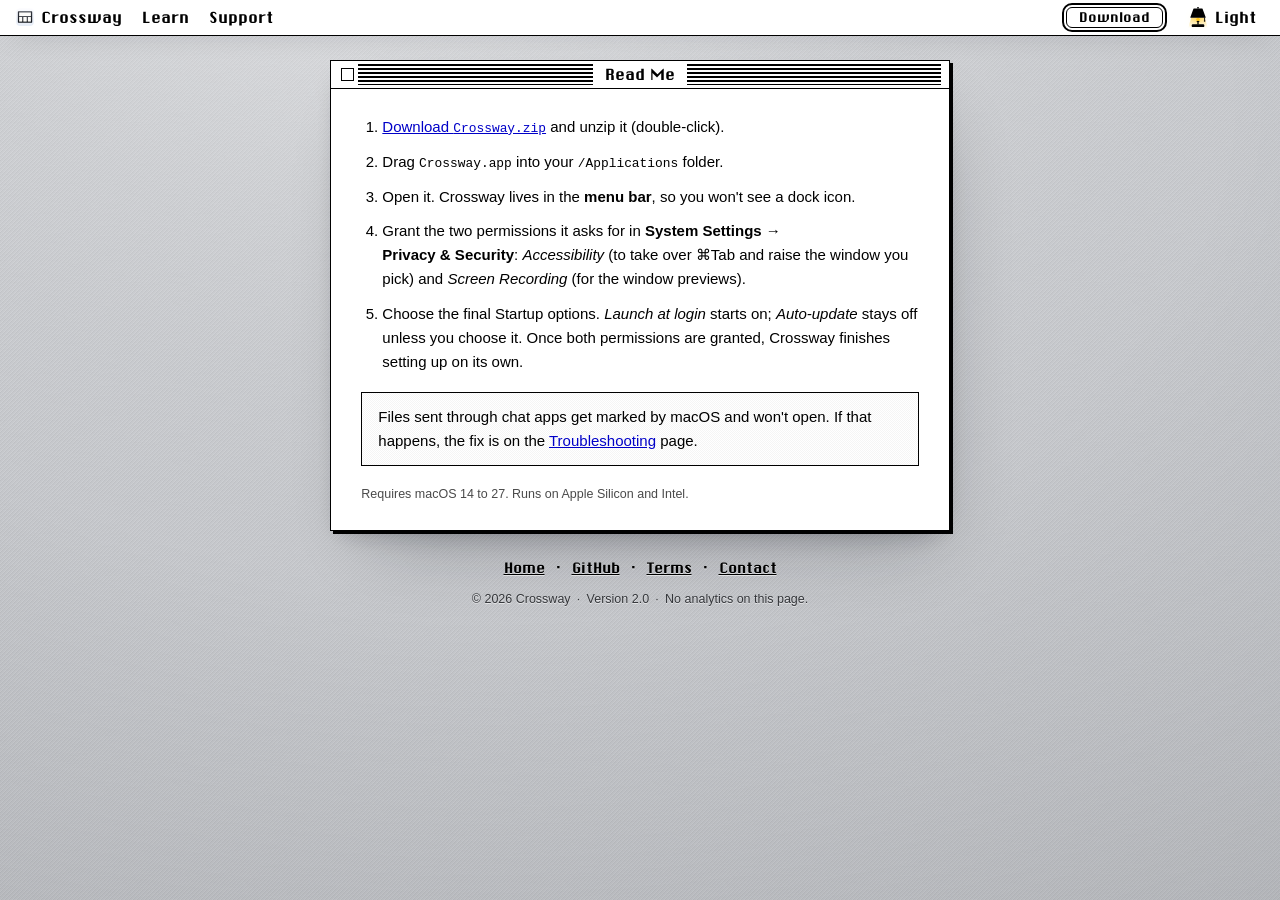
<file: docs/readme/index.html>
<!DOCTYPE html>
<html lang="en">
<head>
<meta charset="utf-8">
<meta name="viewport" content="width=device-width, initial-scale=1">
<meta name="color-scheme" content="light dark">
<title>Crossway Read Me</title>
<meta name="description" content="How to install Crossway: download it, move it to Applications, and grant the two permissions it asks for.">
<meta property="og:site_name" content="Crossway">
<meta property="og:type" content="website">
<meta property="og:title" content="Crossway Read Me">
<meta property="og:description" content="How to install Crossway: download it, move it to Applications, and grant the two permissions it asks for.">
<meta property="og:url" content="https://crosswayapp.com/readme/">
<meta property="og:image" content="https://crosswayapp.com/assets/social-card-1b4af3a9.jpg">
<meta property="og:image:type" content="image/jpeg">
<meta property="og:image:width" content="1200">
<meta property="og:image:height" content="630">
<meta property="og:image:alt" content="Crossway's app switcher open on a Mac display, showing a preview of each window of the selected app, beside the keys that drive it.">
<meta name="twitter:card" content="summary_large_image">
<link rel="icon" type="image/png" sizes="32x32" href="../assets/favicon-32.png">
<link rel="apple-touch-icon" href="../assets/apple-touch-icon.png">
<script>try{var v=localStorage.getItem("crossway-night");if(v==="1")document.documentElement.classList.add("night");else if(v==="0")document.documentElement.classList.add("day");if(localStorage.getItem("crossway-hacker")==="1")document.documentElement.classList.add("hacker");if(localStorage.getItem("crossway-retro")==="1")document.documentElement.classList.add("retro")}catch(e){}</script>
<link rel="preload" href="../assets/ChicagoFLF.ttf" as="font" type="font/ttf" crossorigin>
<link rel="stylesheet" href="../style.css">
<script src="../menus.js"></script>
<script src="../night.js" defer></script>
<script src="../cameo.js" defer></script>
<script src="../hacker.js" defer></script>
</head>
<body>

<!-- The phosphor re-cut for the menubar app icon. It is a PNG, so no token
     and no fill can reach it the way they reach the heart and the cameo; a
     filter is the only lever. Kept inert and out of the layout, and never
     referenced outside html.hacker, so the ordinary page is untouched.
     Not display:none — that stops the filter resolving in some engines. -->
<svg class="phosphor-defs" width="0" height="0" aria-hidden="true" focusable="false">
  <defs>
    <filter id="phosphor-icon" color-interpolation-filters="sRGB">
      <feColorMatrix type="saturate" values="0"/>
      <feComponentTransfer>
        <feFuncR type="table" tableValues="0.063 0.651"/>
        <feFuncG type="table" tableValues="0.106 1"/>
        <feFuncB type="table" tableValues="0.071 0.745"/>
      </feComponentTransfer>
    </filter>
  </defs>
</svg>

<nav class="menubar" aria-label="Site">
  <a class="apptitle" href="../"><img class="appicon" src="../assets/favicon-32.png" width="18" height="18" alt="">Crossway</a>
  <span class="spacer"></span>
  <a href="../#download">Download</a>
  <a href="../#demo">Try&nbsp;it</a>
  <a href="../features/">Features</a>
  <a href="./" aria-current="page">Read&nbsp;Me</a>
  <a href="../#privacy">Privacy</a>
  <a href="../#donate">Donate</a>
  <button type="button" class="lamp" role="switch" aria-checked="true" aria-label="Lights: Light or Dark">
    <svg class="lamp-art" viewBox="0 0 24 24" width="22" height="22" aria-hidden="true" focusable="false">
      <defs>
        <linearGradient id="lamp-beam-fade" x1="0" y1="0" x2="0" y2="1">
          <stop class="lamp-beam-stop" offset="0" stop-opacity="0.55"/>
          <stop class="lamp-beam-stop" offset="1" stop-opacity="0"/>
        </linearGradient>
      </defs>
      <path class="lamp-beam" d="M4.6 12.9h14.8L22.6 24H1.4z"/>
      <circle class="lamp-bulb" cx="12" cy="14.8" r="1.95"/>
      <path class="lamp-body" d="M11.2 1h1.6v1.6h-1.6z"/>
      <path class="lamp-body" d="M7.6 2.6h8.8a.6.6 0 0 1 .56.4l3.3 8.9a.7.7 0 0 1-.66.95H4.4a.7.7 0 0 1-.66-.95l3.3-8.9a.6.6 0 0 1 .56-.4z"/>
      <path class="lamp-body" d="M10.6 16.3h2.8v1.1h-2.8z"/>
      <path class="lamp-body" d="M11.25 17.3h1.5v2.8h-1.5z"/>
      <path class="lamp-body" d="M6.4 20h11.2a1.3 1.3 0 0 1 1.3 1.3v.4A1.3 1.3 0 0 1 17.6 23H6.4a1.3 1.3 0 0 1-1.3-1.3v-.4A1.3 1.3 0 0 1 6.4 20z"/>
      <path class="lamp-chain" d="M19.2 12.9v2.7"/>
      <circle class="lamp-chain-end" cx="19.2" cy="16.3" r="0.85"/>
    </svg>
    <span class="lamp-word"><span class="lamp-light">Light</span><span class="lamp-dark">Dark</span></span>
  </button>
</nav>

<main class="desktop">

  <section class="mac-window" id="readme">
    <div class="titlebar"><span class="closebox" aria-hidden="true"></span><span class="title">Read Me</span></div>
    <div class="window-body">
      <ol class="steps">
        <li><a href="../#download">Download
        <code>Crossway.zip</code></a> and unzip it (double-click).</li>
        <li>Drag <code>Crossway.app</code> into your <code>/Applications</code> folder.</li>
        <li>Open it. Crossway lives in the <strong>menu bar</strong>, so you
        won't see a dock icon.</li>
        <li>Grant the two permissions it asks for in
        <strong><span class="nowrap">System Settings</span> → <span class="nowrap">Privacy &amp; Security</span></strong>:
        <em>Accessibility</em> (to take over ⌘Tab and raise the window you pick)
        and <em class="nowrap">Screen Recording</em> (for the window previews).</li>
        <li>Choose the final Startup options. <em>Launch at login</em> starts
        on; <em>Auto-update</em> stays off unless you choose it. Once both
        permissions are granted, Crossway finishes setting up on its own.</li>
      </ol>
      <div class="notice">
        <p>Files sent through chat apps get marked by macOS and won't open.
        If that happens, the fix is on the
        <a href="../troubleshooting/">Troubleshooting</a> page.</p>
      </div>
      <p class="caption" style="margin-top: 18px">Requires macOS 14 to 27.
      Runs on Apple Silicon and Intel.</p>
    </div>
  </section>

  <footer class="footer">
    <p class="links">
      <a href="../">Home</a>
      &ensp;·&ensp;
      <a href="https://github.com/crossway-app/Crossway-Releases" target="_blank" rel="noopener">GitHub</a>
      &ensp;·&ensp;
      <a href="../terms/">Terms</a>
      &ensp;·&ensp;
      <a href="../contact/">Contact</a>
    </p>
    <p class="fineprint">© 2026 Crossway&ensp;·&ensp;Version 2.0&ensp;·&ensp;No analytics on this page.</p>
  </footer>

</main>

</body>
</html>
</file>
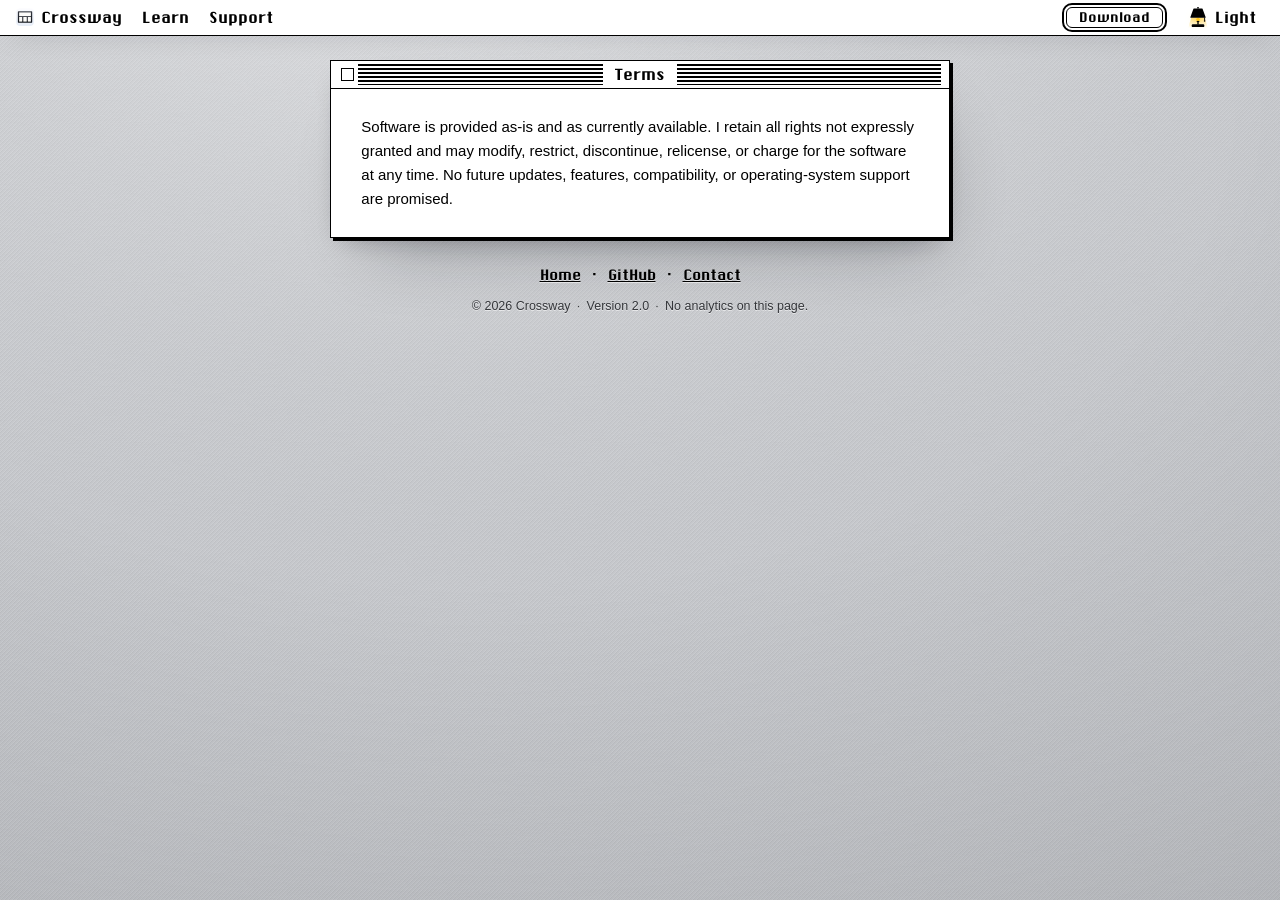
<file: docs/terms/index.html>
<!DOCTYPE html>
<html lang="en">
<head>
<meta charset="utf-8">
<meta name="viewport" content="width=device-width, initial-scale=1">
<meta name="color-scheme" content="light dark">
<title>Crossway Terms</title>
<meta name="description" content="The terms Crossway is provided under.">
<meta property="og:site_name" content="Crossway">
<meta property="og:type" content="website">
<meta property="og:title" content="Crossway Terms">
<meta property="og:description" content="The terms Crossway is provided under.">
<meta property="og:url" content="https://crosswayapp.com/terms/">
<meta property="og:image" content="https://crosswayapp.com/assets/social-card-1b4af3a9.jpg">
<meta property="og:image:type" content="image/jpeg">
<meta property="og:image:width" content="1200">
<meta property="og:image:height" content="630">
<meta property="og:image:alt" content="Crossway's app switcher open on a Mac display, showing a preview of each window of the selected app, beside the keys that drive it.">
<meta name="twitter:card" content="summary_large_image">
<link rel="icon" type="image/png" sizes="32x32" href="../assets/favicon-32.png">
<link rel="apple-touch-icon" href="../assets/apple-touch-icon.png">
<script>try{var v=localStorage.getItem("crossway-night");if(v==="1")document.documentElement.classList.add("night");else if(v==="0")document.documentElement.classList.add("day");if(localStorage.getItem("crossway-hacker")==="1")document.documentElement.classList.add("hacker");if(localStorage.getItem("crossway-retro")==="1")document.documentElement.classList.add("retro")}catch(e){}</script>
<link rel="preload" href="../assets/ChicagoFLF.ttf" as="font" type="font/ttf" crossorigin>
<link rel="stylesheet" href="../style.css">
<script src="../menus.js"></script>
<script src="../night.js" defer></script>
<script src="../cameo.js" defer></script>
<script src="../hacker.js" defer></script>
</head>
<body>

<!-- The phosphor re-cut for the menubar app icon. It is a PNG, so no token
     and no fill can reach it the way they reach the heart and the cameo; a
     filter is the only lever. Kept inert and out of the layout, and never
     referenced outside html.hacker, so the ordinary page is untouched.
     Not display:none — that stops the filter resolving in some engines. -->
<svg class="phosphor-defs" width="0" height="0" aria-hidden="true" focusable="false">
  <defs>
    <filter id="phosphor-icon" color-interpolation-filters="sRGB">
      <feColorMatrix type="saturate" values="0"/>
      <feComponentTransfer>
        <feFuncR type="table" tableValues="0.063 0.651"/>
        <feFuncG type="table" tableValues="0.106 1"/>
        <feFuncB type="table" tableValues="0.071 0.745"/>
      </feComponentTransfer>
    </filter>
  </defs>
</svg>

<nav class="menubar" aria-label="Site">
  <a class="apptitle" href="../"><img class="appicon" src="../assets/favicon-32.png" width="18" height="18" alt="">Crossway</a>
  <span class="spacer"></span>
  <a href="../#download">Download</a>
  <a href="../#demo">Try&nbsp;it</a>
  <a href="../features/">Features</a>
  <a href="../readme/">Read&nbsp;Me</a>
  <a href="../#privacy">Privacy</a>
  <a href="../#donate">Donate</a>
  <button type="button" class="lamp" role="switch" aria-checked="true" aria-label="Lights: Light or Dark">
    <svg class="lamp-art" viewBox="0 0 24 24" width="22" height="22" aria-hidden="true" focusable="false">
      <defs>
        <linearGradient id="lamp-beam-fade" x1="0" y1="0" x2="0" y2="1">
          <stop class="lamp-beam-stop" offset="0" stop-opacity="0.55"/>
          <stop class="lamp-beam-stop" offset="1" stop-opacity="0"/>
        </linearGradient>
      </defs>
      <path class="lamp-beam" d="M4.6 12.9h14.8L22.6 24H1.4z"/>
      <circle class="lamp-bulb" cx="12" cy="14.8" r="1.95"/>
      <path class="lamp-body" d="M11.2 1h1.6v1.6h-1.6z"/>
      <path class="lamp-body" d="M7.6 2.6h8.8a.6.6 0 0 1 .56.4l3.3 8.9a.7.7 0 0 1-.66.95H4.4a.7.7 0 0 1-.66-.95l3.3-8.9a.6.6 0 0 1 .56-.4z"/>
      <path class="lamp-body" d="M10.6 16.3h2.8v1.1h-2.8z"/>
      <path class="lamp-body" d="M11.25 17.3h1.5v2.8h-1.5z"/>
      <path class="lamp-body" d="M6.4 20h11.2a1.3 1.3 0 0 1 1.3 1.3v.4A1.3 1.3 0 0 1 17.6 23H6.4a1.3 1.3 0 0 1-1.3-1.3v-.4A1.3 1.3 0 0 1 6.4 20z"/>
      <path class="lamp-chain" d="M19.2 12.9v2.7"/>
      <circle class="lamp-chain-end" cx="19.2" cy="16.3" r="0.85"/>
    </svg>
    <span class="lamp-word"><span class="lamp-light">Light</span><span class="lamp-dark">Dark</span></span>
  </button>
</nav>

<main class="desktop">

  <section class="mac-window" id="terms">
    <div class="titlebar"><span class="closebox" aria-hidden="true"></span><span class="title">Terms</span></div>
    <div class="window-body">

      <!-- This paragraph is the terms text itself, not decorative copy. Edit
           it a whole sentence at a time. -->
      <p>Software is provided as-is and as currently available. I retain all
      rights not expressly granted and may modify, restrict, discontinue,
      relicense, or charge for the software at any time. No future updates,
      features, compatibility, or operating-system support are promised.</p>

    </div>
  </section>

  <footer class="footer">
    <p class="links">
      <a href="../">Home</a>
      &ensp;·&ensp;
      <a href="https://github.com/crossway-app/Crossway-Releases" target="_blank" rel="noopener">GitHub</a>
      &ensp;·&ensp;
      <a href="../contact/">Contact</a>
    </p>
    <p class="fineprint">© 2026 Crossway&ensp;·&ensp;Version 2.0&ensp;·&ensp;No analytics on this page.</p>
  </footer>

</main>

</body>
</html>
</file>
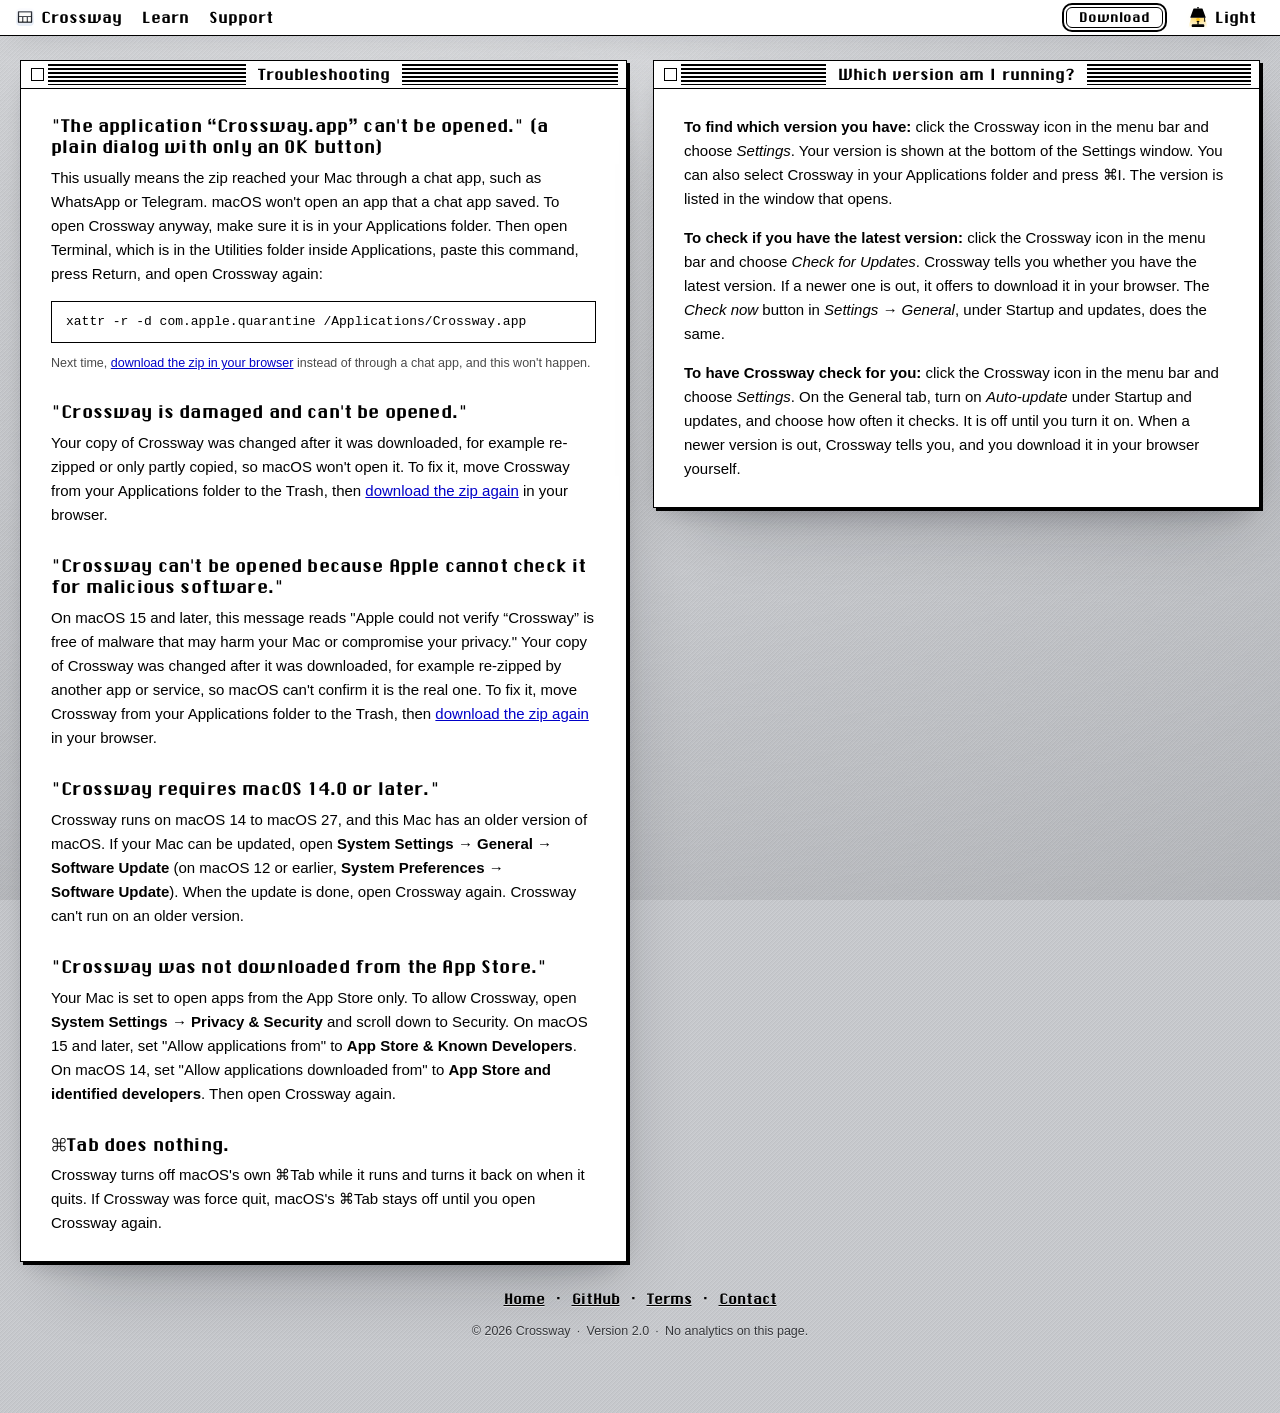
<file: docs/troubleshooting/index.html>
<!DOCTYPE html>
<html lang="en">
<head>
<meta charset="utf-8">
<meta name="viewport" content="width=device-width, initial-scale=1">
<meta name="color-scheme" content="light dark">
<title>Crossway Troubleshooting</title>
<meta name="description" content="Fixes for the common Crossway install problems, and how to check which version you're running.">
<meta property="og:site_name" content="Crossway">
<meta property="og:type" content="website">
<meta property="og:title" content="Crossway Troubleshooting">
<meta property="og:description" content="Fixes for the common Crossway install problems, and how to check which version you're running.">
<meta property="og:url" content="https://crosswayapp.com/troubleshooting/">
<meta property="og:image" content="https://crosswayapp.com/assets/social-card-1b4af3a9.jpg">
<meta property="og:image:type" content="image/jpeg">
<meta property="og:image:width" content="1200">
<meta property="og:image:height" content="630">
<meta property="og:image:alt" content="Crossway's app switcher open on a Mac display, showing a preview of each window of the selected app, beside the keys that drive it.">
<meta name="twitter:card" content="summary_large_image">
<link rel="icon" type="image/png" sizes="32x32" href="../assets/favicon-32.png">
<link rel="apple-touch-icon" href="../assets/apple-touch-icon.png">
<script>try{var v=localStorage.getItem("crossway-night");if(v==="1")document.documentElement.classList.add("night");else if(v==="0")document.documentElement.classList.add("day");if(localStorage.getItem("crossway-hacker")==="1")document.documentElement.classList.add("hacker");if(localStorage.getItem("crossway-retro")==="1")document.documentElement.classList.add("retro")}catch(e){}</script>
<link rel="preload" href="../assets/ChicagoFLF.ttf" as="font" type="font/ttf" crossorigin>
<link rel="stylesheet" href="../style.css">
<script src="../menus.js"></script>
<script src="../night.js" defer></script>
<script src="../cameo.js" defer></script>
<script src="../hacker.js" defer></script>
</head>
<body>

<!-- The phosphor re-cut for the menubar app icon. It is a PNG, so no token
     and no fill can reach it the way they reach the heart and the cameo; a
     filter is the only lever. Kept inert and out of the layout, and never
     referenced outside html.hacker, so the ordinary page is untouched.
     Not display:none — that stops the filter resolving in some engines. -->
<svg class="phosphor-defs" width="0" height="0" aria-hidden="true" focusable="false">
  <defs>
    <filter id="phosphor-icon" color-interpolation-filters="sRGB">
      <feColorMatrix type="saturate" values="0"/>
      <feComponentTransfer>
        <feFuncR type="table" tableValues="0.063 0.651"/>
        <feFuncG type="table" tableValues="0.106 1"/>
        <feFuncB type="table" tableValues="0.071 0.745"/>
      </feComponentTransfer>
    </filter>
  </defs>
</svg>

<nav class="menubar" aria-label="Site">
  <a class="apptitle" href="../"><img class="appicon" src="../assets/favicon-32.png" width="18" height="18" alt="">Crossway</a>
  <span class="spacer"></span>
  <a href="../#download">Download</a>
  <a href="../#demo">Try&nbsp;it</a>
  <a href="../features/">Features</a>
  <a href="../readme/">Read&nbsp;Me</a>
  <a href="../#privacy">Privacy</a>
  <a href="../#donate">Donate</a>
  <button type="button" class="lamp" role="switch" aria-checked="true" aria-label="Lights: Light or Dark">
    <svg class="lamp-art" viewBox="0 0 24 24" width="22" height="22" aria-hidden="true" focusable="false">
      <defs>
        <linearGradient id="lamp-beam-fade" x1="0" y1="0" x2="0" y2="1">
          <stop class="lamp-beam-stop" offset="0" stop-opacity="0.55"/>
          <stop class="lamp-beam-stop" offset="1" stop-opacity="0"/>
        </linearGradient>
      </defs>
      <path class="lamp-beam" d="M4.6 12.9h14.8L22.6 24H1.4z"/>
      <circle class="lamp-bulb" cx="12" cy="14.8" r="1.95"/>
      <path class="lamp-body" d="M11.2 1h1.6v1.6h-1.6z"/>
      <path class="lamp-body" d="M7.6 2.6h8.8a.6.6 0 0 1 .56.4l3.3 8.9a.7.7 0 0 1-.66.95H4.4a.7.7 0 0 1-.66-.95l3.3-8.9a.6.6 0 0 1 .56-.4z"/>
      <path class="lamp-body" d="M10.6 16.3h2.8v1.1h-2.8z"/>
      <path class="lamp-body" d="M11.25 17.3h1.5v2.8h-1.5z"/>
      <path class="lamp-body" d="M6.4 20h11.2a1.3 1.3 0 0 1 1.3 1.3v.4A1.3 1.3 0 0 1 17.6 23H6.4a1.3 1.3 0 0 1-1.3-1.3v-.4A1.3 1.3 0 0 1 6.4 20z"/>
      <path class="lamp-chain" d="M19.2 12.9v2.7"/>
      <circle class="lamp-chain-end" cx="19.2" cy="16.3" r="0.85"/>
    </svg>
    <span class="lamp-word"><span class="lamp-light">Light</span><span class="lamp-dark">Dark</span></span>
  </button>
</nav>

<main class="desktop">

  <section class="mac-window">
    <div class="titlebar"><span class="closebox" aria-hidden="true"></span><span class="title">Troubleshooting</span></div>
    <div class="window-body">

      <h3>"The application “Crossway.app” can't be opened." (a plain dialog with only an OK button)</h3>
      <p>This usually means the zip reached your Mac through a chat app,
      such as WhatsApp or Telegram. macOS won't open an app that a chat app
      saved. To open Crossway anyway, make sure it is in your Applications
      folder. Then open Terminal, which is in the Utilities folder inside
      Applications, paste this command, press Return, and open Crossway
      again:</p>
      <pre class="cmd">xattr -r -d com.apple.quarantine /Applications/Crossway.app</pre>
      <p class="caption" style="margin-top: 10px">Next time,
      <a href="../#download">download the zip in your browser</a> instead of
      through a chat app, and this won't happen.</p>

      <h3 style="margin-top: 28px">"Crossway is damaged and can't be opened."</h3>
      <p>Your copy of Crossway was changed after it was downloaded, for
      example re-zipped or only partly copied, so macOS won't open it. To
      fix it, move Crossway from your Applications folder to the Trash,
      then <a href="../#download">download the zip again</a> in your
      browser.</p>

      <h3 style="margin-top: 28px">"Crossway can't be opened because Apple cannot check it for malicious software."</h3>
      <p>On macOS 15 and later, this message reads "Apple could not verify
      “Crossway” is free of malware that may harm your Mac or compromise
      your privacy." Your copy of Crossway was changed after it was downloaded, for
      example re-zipped by another app or service, so macOS can't confirm
      it is the real one. To fix it, move Crossway from your Applications
      folder to the Trash, then <a href="../#download">download the zip
      again</a> in your browser.</p>

      <h3 style="margin-top: 28px">"Crossway requires macOS 14.0 or later."</h3>
      <p>Crossway runs on macOS 14 to macOS 27, and this Mac
      has an older version of macOS. If your Mac can be updated, open
      <strong><span class="nowrap">System Settings</span> → General →
      <span class="nowrap">Software Update</span></strong> (on macOS 12 or
      earlier, <strong><span class="nowrap">System Preferences</span> →
      <span class="nowrap">Software Update</span></strong>). When the update
      is done, open Crossway again. Crossway can't run on an older
      version.</p>

      <h3 style="margin-top: 28px">"Crossway was not downloaded from the App Store."</h3>
      <p>Your Mac is set to open apps from the App Store only. To allow
      Crossway, open <strong><span class="nowrap">System Settings</span> → <span class="nowrap">Privacy &amp; Security</span></strong>
      and scroll down to Security. On macOS 15 and later, set "Allow
      applications from" to <strong><span class="nowrap">App Store</span> &amp; Known
      Developers</strong>. On macOS 14, set "Allow applications downloaded
      from" to <strong><span class="nowrap">App Store</span> and identified
      developers</strong>. Then open Crossway again.</p>

      <h3 style="margin-top: 28px">⌘Tab does nothing.</h3>
      <p>Crossway turns off macOS's own ⌘Tab while it runs and turns it back on
      when it quits. If Crossway was force quit, macOS's ⌘Tab stays off until
      you open Crossway again.</p>

    </div>
  </section>

  <section class="mac-window">
    <div class="titlebar"><span class="closebox" aria-hidden="true"></span><span class="title">Which version am I running?</span></div>
    <div class="window-body">
      <p><strong>To find which version you have:</strong> click the
      Crossway icon in the menu bar and choose <em>Settings</em>. Your
      version is shown at the bottom of the Settings window. You can also
      select Crossway in your Applications folder and press ⌘I. The
      version is listed in the window that opens.</p>
      <p><strong>To check if you have the latest version:</strong> click
      the Crossway icon in the menu bar and choose <em>Check for
      Updates</em>. Crossway tells you whether you have the latest version.
      If a newer one is out, it offers to download it in your browser. The
      <em>Check now</em> button in <em>Settings → General</em>, under
      Startup and updates, does the same.</p>
      <p><strong>To have Crossway check for you:</strong> click the
      Crossway icon in the menu bar and choose <em>Settings</em>. On the
      General tab, turn on <em>Auto-update</em> under Startup and updates,
      and choose how often it checks. It is off until
      you turn it on. When a newer version is out, Crossway tells you, and
      you download it in your browser yourself.</p>
    </div>
  </section>

  <footer class="footer">
    <p class="links">
      <a href="../">Home</a>
      &ensp;·&ensp;
      <a href="https://github.com/crossway-app/Crossway-Releases" target="_blank" rel="noopener">GitHub</a>
      &ensp;·&ensp;
      <a href="../terms/">Terms</a>
      &ensp;·&ensp;
      <a href="../contact/">Contact</a>
    </p>
    <p class="fineprint">© 2026 Crossway&ensp;·&ensp;Version 2.0&ensp;·&ensp;No analytics on this page.</p>
  </footer>

</main>

</body>
</html>
</file>
<file: docs/style.css>
/* Crossway — crosswayapp.com
   A System 7 shareware page, executed with modern polish.
   Design system: the page is a classic Mac desktop with a menu bar on
   top and every content section, Donate included, as a titled window.
   Light Platinum by default, dark Platinum when the visitor's system
   prefers dark, and night.js's secret word forces either. Keep the
   word a secret.
   No frameworks, no build step, no external requests: every asset is
   served from this site. */

/* ---------- tokens ---------- */

:root {
  --ink: #000000;
  --paper: #ffffff;
  /* The display's case: the page's own paper, the colour of its windows,
     in every appearance. Because the machine on the screen has a
     personality of its own (its cursors, its greyer windows), one
     uniform white for the site's things reads calmer, and the screen's
     windows stay distinct by being the slightly grey ones. Still a token
     of its own, because the tray and the mark's panes wear it, and a
     case colour is one decision, made here. */
  --cw-case: var(--paper);
  /* The two cells of the desktop dither: a quiet, cool, near-paper pair.
     A mid grey (#9c9c9c over #d6d6d6) reads as battleship grey at this
     size, and dates the page. The grain is a 1px dither, light and a
     touch cool, and the body's ground lifts further toward paper under
     the menu bar (see body). */
  --desktop-a: #ddd8ca;      /* 50%-dither desktop pattern, cell A: warm, the beige of the machine */
  --desktop-b: #f7f3ea;      /* cell B */
  /* The two colours of the era itself, System 7's teal and lavender, as
     soft blooms through the dither, so the page is a pastiche of the era
     rather than a grey copy of it. One token each, the alpha in the
     rule, so night deepens them and the terminal drops them. */
  --bloom-a: #34a89c;        /* teal, top left */
  --bloom-b: #846ce0;        /* lavender, right */
  --dim: #8a8a8a;            /* disabled chrome */
  --muted: #4a4a4a;          /* captions, fine print */
  --link: #0000c8;           /* period hyperlink blue */
  --lamp: #ffc61a;           /* the lamp's light: warm, the same by day and by night */
  --link-visited: #551a8b;
  --font-display: "ChicagoFLF", "Charcoal", "Geneva", "Helvetica Neue", sans-serif;
  --font-body: "Geneva", Verdana, -apple-system, "Helvetica Neue", Arial, sans-serif;
  /* The PANEL's face, and only the panel's. Its labels are silkscreen on
     hardware rather than type on a screen, and Geneva — a bitmap-era
     design, and the first thing --font-body actually resolves to on a
     Mac — reads coarse the moment a label is set larger than a caption.
     This is the face the machine itself was sold with, and it holds
     together from the 8.5px scale words up to the switch's own name. */
  --font-panel: "Helvetica Neue", Helvetica, "Inter", "SF Pro Text", -apple-system, Arial, sans-serif;
  --font-mono: "Monaco", "Menlo", "Courier New", monospace;
  --border: 1.5px;           /* the classic 1px frame, at today's densities */
  /* The hero's traffic lights. The one place the live demo hardcodes
     colour, and for the same reason the pixel heart does: they are the
     single most recognisable macOS cue, and a monochrome set stops the
     screen reading as a Mac at all. macOS uses the same three in light
     and dark, so they are declared once here and re-cut once in the
     terminal section. Debt paid, in full, in one place. */
  --tl-close: #ff5f57;
  --tl-min: #febc2e;
  --tl-zoom: #28c840;
  /* The Dock badge on an exposé tile, on the same terms as the lights
     above: a red capsule is the whole of what a badge means, and a
     monochrome one reads as a smudge. Declared once, re-cut once. */
  --dock-badge: #e0483d;
  --dock-badge-ink: #ffffff;

  /* THE SCREEN. The page is 1-bit; the screen on the drawn machine is
     2026, and the clash between them is the joke the whole hero tells.
     Drawn from --ink over --paper it would be a monochrome page containing
     a slightly smoother monochrome rectangle: no clash, therefore no
     joke. Its own token set, declared once here and re-cut once for the
     terminal, so the two halves cannot bleed into each other. */
  --scr-ink: #202020;          /* text and hairlines on the screen */
  --scr-paper: #ffffff;        /* window fill */
  /* The wallpaper is the one screen surface with a colour, as a current
     Mac's is. Five tokens: the base's top and bottom, and three soft
     lobes of light laid over it (.cw-screen draws them), so each
     appearance re-cuts the same picture. Night gets the same picture,
     deeper; the terminal its phosphor. Everything else on the screen
     stays neutral. */
  /* The wallpaper: a painting of nothing in particular. Washes of sand,
     sage and moss over a warm ground, laid like watercolour rather than
     drawn: no horizon, no hill, nothing that resolves into a place. */
  --scr-wall-a: #5f7183;       /* the sky, at the top */
  --scr-wall-b: #2c3328;       /* the foreground, deepest (the well under the screen wears it too) */
  --scr-wall-c: #47603f;       /* the ridge, nearer and green */
  --scr-wall-d: #d3c3aa;       /* the light along the horizon */
  --scr-wall-e: #6b7789;       /* the far peaks, held back by the haze */
  --scr-sheen: #ffffff;        /* the light across the glass (.cw-screen::after mixes it thin) */
  /* A terminal is dark in BOTH appearances, so it cannot be a mix of
     the screen's ink and paper, which trade places at night. Neutral. */
  --scr-term: #262626;
  /* What the screen's shadows are made of: black, in every appearance.
     Mixed from the screen's ink they would be LIGHT at night and in the
     terminal, and every window would wear a glow. A shadow is dark
     whatever the appearance. */
  --scr-shade: #000000;

  /* The five app marks. Not Apple's art and not Apple's colours: the
     glyphs are drawn, and these are ours. They are the only five
     coloured icons on the page, which is exactly the point. */
  --app-glyph: #ffffff;
  --app-compass: #3b82f6;
  --app-prompt: #394150;
  --app-envelope: #12a594;
  --app-note: #eaa221;
  --app-beam: #e0518f;
  --app-reel: #5b5fd6;
  --app-face: #3d9bf5;      /* Finder: the blue face on the left */
  --app-face-light: #f4f9ff;/* the white face on the right */
  --app-face-ink: #10306a;  /* eyes and smile, navy on both */
  /* The power light: lit green while Crossway is the switcher on the
     screen, dark (ink) while the system's is. It belongs to the switch,
     not the drawing's bezel. */
  --cw-led: #2fcf5a;
  --radius-btn: 9px;
}

/* ---------- night (system-following + the secret toggle) ---------- */

/* Three states: no class = follow the system (the media block below),
   .night = forced dark, .day = forced light. night.js's magic word sets
   the override and clears it again when a toggle lands back on the
   system's own side. Same design system, tokens swapped: a dark
   Platinum desktop. The pixel heart keeps its exact red. */
@media (prefers-color-scheme: dark) {
  html:not(.day) {
    --ink: #e8e8e8;
    --paper: #141414;
    --desktop-a: #2a2c31;
    --desktop-b: #141517;
    --dim: #6f6f6f;
    --muted: #a9a9a9;
    --link: #7aa2ff;
    --link-visited: #b391e0;
  }
  html:not(.day) body {
    background-color: #1f2024;
    background-image: linear-gradient(to bottom, rgba(0, 0, 0, 0.45) 0, rgba(0, 0, 0, 0.45) 44px, rgba(0, 0, 0, 0) 820px),
      repeating-conic-gradient(var(--desktop-a) 0% 25%, var(--desktop-b) 0% 50%);
    background-size: auto, 2px 2px;
  }
  html:not(.day) body::before {
    background: radial-gradient(70% 560px at 6% 40px, color-mix(in srgb, var(--bloom-a) 22%, transparent), transparent 70%),
      radial-gradient(60% 520px at 98% 440px, color-mix(in srgb, var(--bloom-b) 22%, transparent), transparent 70%);
  }
  html:not(.day) .mac-window {
    box-shadow: 3px 3px 0 0 var(--ink), 0 22px 56px -22px rgba(0, 0, 0, 0.7);
  }
  html:not(.day) .notice {
    background-image: repeating-conic-gradient(
      rgba(255, 255, 255, 0.05) 0% 25%, transparent 0% 50%);
  }
  html:not(.day) .btn.is-disabled {
    background-image: repeating-conic-gradient(
      rgba(0, 0, 0, 0.55) 0% 25%, transparent 0% 50%);
  }
}

/* The screen on the drawn machine is a Mac, and a Mac follows the
   system. In dark mode it shows dark macOS: light text on dark window
   chrome, a darker wallpaper. The five app marks keep their colour —
   real app icons do not change with the appearance. */
@media (prefers-color-scheme: dark) {
  :root:not([data-theme="light"]):not(.day):not(.hacker) {
    /* :not(.hacker) is load-bearing. This selector scores (0,3,0) and
       the terminal's own rule only (0,1,1), so without it the dark-macOS
       screen tokens BEAT its phosphor ones — and they beat them on
       specificity, which no amount of source order can answer. The page
       goes green while the drawn Mac stays neutral grey, but only for a
       visitor whose SYSTEM is dark, which makes the fault easy to miss. */
    --scr-ink: #ececec;
    --scr-paper: #2b2b2b;
    --scr-wall-a: #3f4a55;
    --scr-wall-b: #1b2018;
    --scr-wall-c: #2c3a27;
    --scr-wall-d: #6b5f52;
    --scr-wall-e: #3c4450;
    --scr-sheen: #ffffff;
    --scr-term: #161616;
  }
}
html.night {
  --scr-ink: #ececec;
  --scr-paper: #2b2b2b;
  --scr-wall-a: #3f4a55;
  --scr-wall-b: #1b2018;
  --scr-wall-c: #2c3a27;
  --scr-wall-d: #6b5f52;
  --scr-wall-e: #3c4450;
  --scr-sheen: #ffffff;
  --scr-term: #161616;
}

/* The forced-night twin of the media block above — keep the two
   identical. (One shared block would take light-dark(), which the old
   Macs this site serves never got.) */
html.night {
  --ink: #e8e8e8;
  --paper: #141414;
  --desktop-a: #2a2c31;
  --desktop-b: #141517;
  --dim: #6f6f6f;
  --muted: #a9a9a9;
  --link: #7aa2ff;
  --link-visited: #b391e0;
}
html.night body {
  background-color: #1f2024; /* the dark twin of the light fallback */
  background-image: linear-gradient(to bottom, rgba(0, 0, 0, 0.45) 0, rgba(0, 0, 0, 0.45) 44px, rgba(0, 0, 0, 0) 820px),
    repeating-conic-gradient(var(--desktop-a) 0% 25%, var(--desktop-b) 0% 50%);
  background-size: auto, 2px 2px;
}
html.night body::before {
  background: radial-gradient(70% 560px at 6% 40px, color-mix(in srgb, var(--bloom-a) 22%, transparent), transparent 70%),
    radial-gradient(60% 520px at 98% 440px, color-mix(in srgb, var(--bloom-b) 22%, transparent), transparent 70%);
}
html.night .mac-window {
  box-shadow: 3px 3px 0 0 var(--ink), 0 22px 56px -22px rgba(0, 0, 0, 0.7);
}
html.night .notice {
  background-image: repeating-conic-gradient(
    rgba(255, 255, 255, 0.05) 0% 25%, transparent 0% 50%);
}
html.night .btn.is-disabled {
  background-image: repeating-conic-gradient(
    rgba(0, 0, 0, 0.55) 0% 25%, transparent 0% 50%);
}

/* Forced states also pin the UA's own chrome — scrollbars, selection,
   canvas — to the forced side; system-follow gets this from the pages'
   color-scheme meta. (.day needs no token overrides: the media block
   above excludes it.) */
html.night { color-scheme: dark; }
html.day { color-scheme: light; }

/* ---------- the terminal (a third appearance) ---------- */

/* A third state, layered OVER the other two: .hacker wins whatever the
   system prefers or a forced class says, and removing it drops the
   visitor back into exactly the appearance they were in. Its own secret
   word owns it, and as ever the word lives only in its own script.

   ORDER IS LOAD-BEARING. html.hacker and html:not(.day) have the SAME
   specificity (0,1,1), so nothing but source order separates them —
   declared above the media block this whole section would silently lose
   to system dark mode, and it would only misbehave on a Mac set to
   dark. Keep it below both.

   The palette is the same six-step ramp as the other two appearances,
   re-cut in phosphor rather than flattened to two tones: the ground is
   the deepest step, windows sit just above it, and dim/muted/ink keep
   their tonal ordering, so disabled chrome still reads as disabled and
   captions still recede from body copy. Measured against --paper: ink
   12.6:1, muted 6.0:1, dim 3.0:1. A near-black with a green cast
   instead of #000 and a phosphor ink instead of #0f0 — pure primaries
   are what make this kind of effect look cheap. */
html.hacker {
  --ink: #7bec93;            /* primary text and rules */
  --paper: #101b12;          /* window fill, the lit surface */
  --desktop-a: #0c140d;      /* phosphor dither, cell A */
  --desktop-b: #080d09;      /* cell B */
  --dim: #2e6b42;            /* disabled chrome */
  --muted: #58a06b;          /* captions, fine print */
  --link: #a6ffbe;           /* the brightest step */
  --lamp: #a6ffbe;
  --link-visited: #5cbf7c;
  color-scheme: dark;        /* pin the UA's own scrollbars and chrome */
  /* A terminal sets its own type. The mono stack is already a token, so
     the whole page changes voice by re-pointing the other two at it —
     no new font, no new request. */
  --font-display: var(--font-mono);
  --font-body: var(--font-mono);
  /* The terminal sets EVERYTHING in its own face, the panel included, or
     the one refined sans on the page would be the only thing left in it
     that had not gone to phosphor. */
  --font-panel: var(--font-mono);
}
html.hacker body {
  background-color: #050806; /* the deepest step, behind the dither */
  /* The GROUND, not just the colour under it. Without this the base rule's
     white lift (half-opacity white over the first 820px) still paints, and
     the top of the page — everything a visitor sees first — comes out grey
     rather than phosphor. Night replaces the same wash with a black one;
     the terminal needs its own for the same reason. */
  background-image: linear-gradient(to bottom, rgba(0, 0, 0, 0.55) 0, rgba(0, 0, 0, 0.55) 44px, rgba(0, 0, 0, 0) 820px),
    repeating-conic-gradient(var(--desktop-a) 0% 25%, var(--desktop-b) 0% 50%);
  background-size: auto, 2px 2px;
}

/* ---- the terminal in daylight -----------------------------------------
   A phosphor screen is a DARK object in every light. A pale green page for a
   light-mode visitor is wrong in the way that matters: the drawn Mac's own
   screen keeps its phosphor tokens (--scr-*, set on the terminal's own rule
   below), so the page would go to paper while the machine on it stayed lit,
   and the two halves would no longer read as one picture.
   The terminal is also a mood, and paper is not it.

   So both appearances stay dark and only the DEPTH changes: light gets this
   step, a phosphor dark lifted just off the deepest black, and dark keeps the
   deeper base above untouched. Same six-step ramp, same tonal ordering, so
   disabled chrome still reads as disabled and captions still recede.

   It applies on an explicit .day, and on a light system when the visitor has
   chosen neither. Both selectors outrank `html.hacker`, so source order does
   not decide this. */
html.hacker.day {
  --paper: #16241a;          /* window fill, lifted off the base's #101b12 */
  --desktop-a: #111c13;      /* phosphor dither, cell A */
  --desktop-b: #0d150f;      /* cell B */
  --dim: #35774a;            /* disabled chrome */
  --muted: #5fa972;          /* captions, fine print */
}
html.hacker.day body {
  background-color: #0a1109; /* the deepest step here, still a near-black */
  background-image: linear-gradient(to bottom, rgba(0, 0, 0, 0.4) 0, rgba(0, 0, 0, 0.4) 44px, rgba(0, 0, 0, 0) 820px),
    repeating-conic-gradient(var(--desktop-a) 0% 25%, var(--desktop-b) 0% 50%);
  background-size: auto, 2px 2px;
}
@media (prefers-color-scheme: light) {
  html.hacker:not(.night) {
    --paper: #16241a;
    --desktop-a: #111c13;
    --desktop-b: #0d150f;
    --dim: #35774a;
    --muted: #5fa972;
  }
  html.hacker:not(.night) body {
    background-color: #0a1109;
    background-image: linear-gradient(to bottom, rgba(0, 0, 0, 0.4) 0, rgba(0, 0, 0, 0.4) 44px, rgba(0, 0, 0, 0) 820px),
      repeating-conic-gradient(var(--desktop-a) 0% 25%, var(--desktop-b) 0% 50%);
    background-size: auto, 2px 2px;
  }
}

/* These two washes are hardcoded per appearance rather than tokenised,
   so the terminal needs its own pair or a light wash sits over the dark
   ground. Both stay monochrome: a faint phosphor lift on the notice, and
   the ground knocked back over a disabled face so it still reads as
   disabled. (The dissolve's tiles need no terminal variant — the night
   word is inert while the terminal is on, so they never render here.) */
html.hacker .notice {
  background-image: repeating-conic-gradient(
    rgba(123, 236, 147, 0.06) 0% 25%, transparent 0% 50%);
}
html.hacker .btn.is-disabled {
  background-image: repeating-conic-gradient(
    rgba(5, 8, 6, 0.6) 0% 25%, transparent 0% 50%);
}

/* Phosphor bloom: real phosphor bleeds a little into the glass, and it
   is the thing that stops green-on-dark reading as printed ink.
   currentColor rather than a fixed green, so every step of the ramp
   blooms in its OWN tone — a muted caption glows muted, and the
   hierarchy survives the effect instead of being flattened by it.

   Two strengths, because one does not fit. Display type gets a halo you
   notice; body copy gets barely more than a softened edge. A paragraph
   carrying a heading's glow is tiring to read, and this page has real
   paragraphs in it — that is the whole reason the bloom is split. */
html.hacker body {
  text-shadow: 0 0 0.08em currentColor;
}
html.hacker h1,
html.hacker h2,
html.hacker h3,
html.hacker .display,
html.hacker .titlebar .title,
html.hacker .menubar,
html.hacker .btn,
html.hacker .cw-cap {
  text-shadow: 0 0 0.3em currentColor;
}
/* Inverse video carries no bloom, as the selection rule below says. Every
   pressed state: a pressed cap inverts, whether it was struck, is held, or
   is under the finger (the pressed rule's three triggers), and a glow on
   one and not another would be the same gap in the terminal that the
   colour was in the body face. */
html.hacker .cw-chord.is-struck .cw-cap-key,
html.hacker .cw-chord.is-holding .cw-cap-mod,
html.hacker .cw-chord:not([aria-disabled="true"]):active .cw-cap { text-shadow: none; }

/* Selection needs no colours of its own: it is already inverse video
   from the tokens, a phosphor block with the ground punched out of it,
   which is exactly what a terminal does. It only needs the bloom taken
   back off, or the glow smears across the bright block. */
html.hacker ::selection {
  text-shadow: none;
}

/* The pixel heart is the one bit of colour on the page the tokens never
   reach: its red is a fill attribute on the <svg>, its shine two more on
   the rects. A presentation attribute loses to any CSS rule, so the
   terminal re-cuts it without touching the markup. Body on the ink step,
   shine on the brightest, so it still reads as a heart with a highlight
   rather than a flat green blob — the same relationship the red one has.
   The rects carrying their own fill are the shine, hence the attribute
   selector; the rest inherit from the svg and come along for free. */
html.hacker .dialog-icon svg { fill: var(--ink); }
html.hacker .dialog-icon svg rect[fill="#fff"] { fill: var(--link); }

/* The menubar app icon, re-cut. Unlike the heart and the cameo below it,
   this one is a PNG: its near-white tile and dark panes are pixels, so no
   token reaches them and the terminal would otherwise wear a lit white
   rectangle in its corner. The filter desaturates to luminance and ramps
   that luminance across the phosphor, both ends taken from the tokens —
   the dark panes land on --paper, the same surface the windows use, and
   the white ground lands on --link, the brightest step, exactly where the
   heart's shine goes. Luminance ORDER is preserved, so the panes keep
   reading against the ground instead of flattening to a blob. Alpha is
   untouched, so the rounded corners stay rounded.

   The filter lives in each page's <body>; the pages that omit it simply
   never match this rule. */
html.hacker .menubar .appicon { filter: url(#phosphor-icon); }

/* Inert, and out of the layout without display:none. */
.phosphor-defs { position: absolute; width: 0; height: 0; }

/* The hero's traffic lights, re-cut. Three phosphor steps in the SAME
   luminance order the real ones have — red darkest, amber mid, green
   brightest — so the cluster still reads as a cluster and the frontmost
   window still announces itself, without a single non-phosphor pixel
   surviving into the terminal. Same treatment as the heart above. */
html.hacker {
  --tl-close: #2f7a48;
  --tl-min: #5cc47c;
  --tl-zoom: #a6ffbe;
  /* The badge keeps its shape but not its colour: brightest phosphor
     capsule, deep phosphor glyph. No non-phosphor pixel survives. */
  --dock-badge: #a6ffbe;
  --dock-badge-ink: #05130b;
  /* No non-phosphor pixel survives into the terminal, the screen on the
     drawn machine included. */
  --scr-ink: #a6ffbe;
  --scr-paper: #08160e;
  --scr-wall-a: #071a0f;
  --scr-wall-b: #030d07;
  --scr-wall-c: #0f3a1f;
  --scr-wall-d: #145a2a;
  --scr-wall-e: #0a2c16;
  --scr-term: #041a08;
  --app-glyph: #04120a;
  --app-compass: #7bec93;
  --app-prompt: #2f7a48;
  --app-envelope: #5cc47c;
  --app-note: #a6ffbe;
  --app-beam: #3f9a5c;
  --app-reel: #4fbf6e;
  --app-face: #3aa35a;
  --app-face-light: #a6ffbe;
  --app-face-ink: #04120a;
  --cw-led: #a6ffbe;
}

/* The cameo's visitor, re-cut for a monochrome screen. His eight tones
   map onto eight phosphor steps in the SAME luminance order they had, so
   he stays a figure — armour reading against undersuit, visor brightest,
   rifle its own mid grey — rather than collapsing into a silhouette.

   The dark end is lifted more than a straight proportional map would
   give. His outline is the darkest structural tone, and a faithful
   translation of it lands within a hair of the window it walks over;
   at #21492e it holds the silhouette at 1.73x against paper. Painted
   art has a light page to sit on, a terminal does not. */
html.hacker .cameo-actor .c-k { fill: #0b1710; } /* undersuit */
html.hacker .cameo-actor .c-q { fill: #163020; } /* rifle, dark */
html.hacker .cameo-actor .c-d { fill: #21492e; } /* outline */
html.hacker .cameo-actor .c-r { fill: #35704a; } /* rifle, steel */
html.hacker .cameo-actor .c-g { fill: #4a9a62; } /* armour, mid */
html.hacker .cameo-actor .c-l { fill: #6fc487; } /* armour, light */
html.hacker .cameo-actor .c-v { fill: #9cf5b4; } /* visor */
html.hacker .cameo-actor .c-w { fill: #d6ffe4; } /* visor glint */

/* ---------- powering on (hacker.js flourish) ---------- */

/* An opaque cover, a phosphor beam, and nothing else. The appearance
   swaps behind the cover, then the beam blooms open as the cover clears
   — so the switch reads as a screen coming on rather than a cross-fade.
   Leaving runs the beam the other way and the picture collapses to a
   line, which is what a tube actually does when you cut its power.

   Transform and opacity only, and the whole thing is fixed and
   click-through, so it can never reflow or block the page underneath.
   It sits at 100, above the cameo's stage (95): the screen switching
   off covers everything on it, sprite included. */
.crt {
  position: fixed;
  inset: 0;
  z-index: 100;
  pointer-events: none;
  background-color: #050806;
  opacity: 1;
  transition: opacity 0.34s ease-out 0.2s;
}
.crt.go { opacity: 0; }

.crt .beam {
  position: absolute;
  left: 0;
  right: 0;
  top: 50%;
  height: 44vh;
  margin-top: -22vh;
  opacity: 0.95;
  transform: scaleY(0.014);   /* a hairline across the middle */
  background-image: radial-gradient(ellipse at center,
    rgba(198, 255, 214, 0.95) 0%,
    rgba(123, 236, 147, 0.45) 38%,
    transparent 72%);
  transition: transform 0.36s cubic-bezier(0.16, 0.9, 0.28, 1),
              opacity 0.36s ease-out;
}
.crt.go .beam {
  transform: scaleY(1);
  opacity: 0;
}

/* On the way out the beam starts open and shuts. Declared after the
   rules above so it wins on source order at equal specificity. */
.crt.crt-off .beam { transform: scaleY(1); }
.crt.crt-off.go .beam {
  transform: scaleY(0.014);
  opacity: 0;
}

/* ---------- the dissolve (night.js flourish) ---------- */

/* A viewport of square tiles in the outgoing desktop pattern that fall
   away to reveal the new appearance. Transform/opacity transitions
   only; the overlay never takes pointer events or affects layout. */
.dissolve {
  position: fixed;
  inset: 0;
  z-index: 100;
  pointer-events: none;
  display: grid;
}
.dissolve .tile {
  opacity: 1;
  transition:
    transform 0.45s cubic-bezier(0.4, 0, 1, 1),
    opacity 0.45s cubic-bezier(0.4, 0, 1, 1);
  will-change: transform, opacity;
}
.dissolve .tile.gone { opacity: 0; }
.dissolve.from-light .tile {
  background-color: #c2c2c2;
  background-image: repeating-conic-gradient(#afafaf 0% 25%, #cfcfcf 0% 50%);
  background-size: 4px 4px;
}
.dissolve.from-night .tile {
  background-color: #262626;
  background-image: repeating-conic-gradient(#2e2e2e 0% 25%, #1f1f1f 0% 50%);
  background-size: 4px 4px;
}

/* ---------- the cameo (cameo.js flourish) ---------- */

/* A second secret word summons a visitor (the script draws him and
   plays the scene; keep this word a secret too). cameo.js builds the
   scenery on demand: a fixed, click-through stage over the whole
   page; each actor is a zero-size anchor on the stage floor with its
   sprite centered above it, so the actor's translate(Xvw, -Yvh)
   scale(s) reads as feet-position plus distance from the camera.
   Transform and opacity only — the glides ride the compositor, and
   the sprite frames cut hard (steps), period-correct. The sprite
   keeps its exact colors in night mode, like the pixel heart. */
.cameo-stage {
  position: fixed;
  inset: 0;
  z-index: 95;              /* over the UI, under the night dissolve */
  pointer-events: none;
  --cameo-size: min(42vh, 56vw);
}
.cameo-actor {
  position: absolute;
  left: 0;
  bottom: 0;
  width: 0;
  height: 0;
  will-change: transform;
  transition-property: transform;
}
.cameo-actor svg {
  position: absolute;
  left: calc(var(--cameo-size) / -2);
  bottom: 0;
  width: var(--cameo-size);
  height: var(--cameo-size);
}

/* Poses: one sprite sheet per actor, one pose group showing at a
   time, picked by data-pose on the actor. */
.cameo-actor .pose { visibility: hidden; }
.cameo-actor[data-pose="idle"] .p-idle,
.cameo-actor[data-pose="sideIdle"] .p-sideIdle,
.cameo-actor[data-pose="swingA"] .p-swingA,
.cameo-actor[data-pose="swingB"] .p-swingB,
.cameo-actor[data-pose="slump"] .p-slump,
.cameo-actor[data-pose="kneel"] .p-kneel,
.cameo-actor[data-pose="dead"] .p-dead { visibility: visible; }

/* Two-frame gaits: both frames on, opacity alternating in hard cuts.
   --cameo-gait is the full stride cycle, set per scene by cameo.js. */
.cameo-actor[data-pose="walk"] .p-walkA,
.cameo-actor[data-pose="walk"] .p-walkB,
.cameo-actor[data-pose="run"] .p-runA,
.cameo-actor[data-pose="run"] .p-runB,
.cameo-actor[data-pose="front"] .p-frontA,
.cameo-actor[data-pose="front"] .p-frontB {
  visibility: visible;
  animation: cameo-flip-b var(--cameo-gait, 0.5s) steps(1, end) infinite;
}
.cameo-actor[data-pose="walk"] .p-walkA,
.cameo-actor[data-pose="run"] .p-runA,
.cameo-actor[data-pose="front"] .p-frontA {
  animation-name: cameo-flip-a;
}
@keyframes cameo-flip-a {
  0%, 100% { opacity: 1; }
  50% { opacity: 0; }
}
@keyframes cameo-flip-b {
  0%, 100% { opacity: 0; }
  50% { opacity: 1; }
}

/* The melee's contact flash, one beat over the standing sprite. */
.cameo-actor .p-hit { visibility: hidden; }
.cameo-actor.hit .p-hit { visibility: visible; }

/* Shaking it off: a quick settling wobble about the boots. */
.cameo-actor.shake svg {
  transform-origin: 50% 100%;
  animation: cameo-shake 0.6s ease-in-out;
}
@keyframes cameo-shake {
  0%, 100% { transform: rotate(0deg); }
  20% { transform: rotate(-7deg); }
  40% { transform: rotate(6deg); }
  60% { transform: rotate(-4deg); }
  80% { transform: rotate(2deg); }
}

/* ---------- the cat (cat.js) ---------- */

/* A cat asleep at the foot of the home page, whom another secret word
   wakes (cat.js draws her and walks her; keep the word a secret too),
   and a kitten another word brings. The floor is the strip they live
   on. It is the last thing on the page and as tall as Shai, pulled
   up into the desk's bottom margin so it adds nothing to the page's
   height. It spans the browser window and clips there, so a cat
   walking off its end walks off the screen, and nothing a cat does can
   ever scroll the page sideways. The track inside it is inset by the
   same side gutter the desk keeps (20px, 12px on a phone), so its ends,
   the two corners they rest in, are the bottom corners of the screen
   once the page is scrolled to its foot, even on a screen wide enough
   to leave the desk's content centred well inside them. The strip takes
   no clicks, so it never stands between a visitor and the page; only a
   cat's own box does, and a click there wakes her.

   --cat-px is one of their pixels, and the frames give each cat's size
   in pixels (--cat-cols and --cat-rows, set by the script; the floor
   takes Shai's rows). On the common screens it is a whole number of
   device pixels, since a fraction of one draws her pixels at uneven
   widths: 4.5px is nine on a 2x screen, 14/3px fourteen at 3x and seven
   at 1.5x, 4.8px six at 1.25x, the scale many Windows laptops run at
   (Shai's width there falls between the browser's layout steps, so one
   of her columns can come out a device pixel narrow, where 5px would
   draw every fourth one wide), and 5px five at 1x, where no whole number
   comes nearer the others' size; on a phone, 10/3px is ten at 3x, 3.5px
   seven at 2x and 3px three at 1x.
   Small enough that she fits in the desk's margin under the footer with
   air over her ears. */
.cat-floor {
  --cat-px: 5px;
  position: relative;
  height: calc(var(--cat-rows) * var(--cat-px));
  margin: calc(var(--cat-rows) * var(--cat-px) * -1) 0 0;
  overflow: hidden;
  pointer-events: none;
}
.cat-track {
  position: relative;
  height: 100%;
  margin: 0 20px;
}
@media (min-resolution: 1.25dppx) { .cat-floor { --cat-px: 4.8px; } }
@media (min-resolution: 1.5dppx) { .cat-floor { --cat-px: calc(14px / 3); } }
@media (min-resolution: 2dppx) { .cat-floor { --cat-px: 4.5px; } }
@media (min-resolution: 3dppx) { .cat-floor { --cat-px: calc(14px / 3); } }
/* A phone's desk margins, and a smaller cat to fit its shallower
   margin under the footer. */
@media (max-width: 700px) {
  .cat-floor { --cat-px: 3px; }
  .cat-track { margin: 0 12px; }
}
@media (max-width: 700px) and (min-resolution: 2dppx) { .cat-floor { --cat-px: 3.5px; } }
@media (max-width: 700px) and (min-resolution: 3dppx) { .cat-floor { --cat-px: calc(10px / 3); } }

/* She walks in whole screen pixels: --cat-steps is the length of her
   walk in device pixels, set by cat.js as it measures it, so every step
   lands her on the screen's pixel grid. A smooth glide would put her
   between pixels for most of the way, and there her crisp edges blur.
   A press on her selects nothing and a tap on her zooms nothing; the
   pointer shows she can be clicked while she rests, and not while she
   is on her way somewhere, when a click does nothing. */
.cat {
  position: absolute;
  left: 0;
  bottom: 0;
  width: calc(var(--cat-cols) * var(--cat-px));
  height: calc(var(--cat-rows) * var(--cat-px));
  transition-property: transform;
  transition-timing-function: steps(var(--cat-steps, 1), end);
  pointer-events: auto;
  cursor: pointer;
  -webkit-user-select: none;
  user-select: none;
  -webkit-tap-highlight-color: transparent;
  touch-action: manipulation;
}
.cat[data-moving] { cursor: default; }
.cat[data-side="right"] { left: auto; right: 0; }
.cat svg { display: block; width: 100%; height: 100%; }
.cat[data-facing="left"] svg { transform: scaleX(-1); }

/* One pose showing at a time, picked by data-pose, as the cameo's. */
.cat .pose { visibility: hidden; }
.cat[data-pose="sleep"] .p-sleep,
.cat[data-pose="wake"] .p-wake,
.cat[data-pose="stretch"] .p-stretch,
.cat[data-pose="stand"] .p-stand,
.cat[data-pose="turn"] .p-turn,
.cat[data-pose="sit"] .p-sit { visibility: visible; }

/* The walk: four frames, each on for its quarter of the stride and off
   for the rest, in hard cuts. --cat-gait is one stride, set by cat.js
   to match how fast she is crossing. */
.cat[data-pose="walk"] .p-walk1,
.cat[data-pose="walk"] .p-walk2,
.cat[data-pose="walk"] .p-walk3,
.cat[data-pose="walk"] .p-walk4 {
  visibility: visible;
  animation: cat-step var(--cat-gait, 0.48s) steps(1, end) infinite;
}
.cat[data-pose="walk"] .p-walk2 { animation-delay: calc(var(--cat-gait, 0.48s) * -0.75); }
.cat[data-pose="walk"] .p-walk3 { animation-delay: calc(var(--cat-gait, 0.48s) * -0.5); }
.cat[data-pose="walk"] .p-walk4 { animation-delay: calc(var(--cat-gait, 0.48s) * -0.25); }
@keyframes cat-step {
  0% { opacity: 1; }
  25%, 100% { opacity: 0; }
}

/* By night the desk is a dark graphite and Shai nearly vanishes into
   it: the rim round her black fur takes the muted ink, so she reads as a
   cat and not as four white socks and a bib, and the kitten's rim takes
   it too. The edge round white fur is black, so her legs are as wide by
   night as by day; the kitten's, a dark ginger by day, is black here
   too, so her cream paws read as Shai's white ones do. */
@media (prefers-color-scheme: dark) {
  html:not(.day) .cat .c-o,
  html:not(.day) .cat .c-b { fill: var(--muted); }
  html:not(.day) .cat .c-O { fill: #000000; }
}
html.night .cat .c-o,
html.night .cat .c-b { fill: var(--muted); }
html.night .cat .c-O { fill: #000000; }

/* The terminal re-cuts her in phosphor, as it does the heart: her white
   on the brightest step, her black fur a shade off the ground, which the
   rim lifts off it as night's does, the crease of her closed eyes in
   the screen's unlit black, the darkest phosphor tone, a touch deeper
   than her fur as it is by day, and her pink on the dim step, so her
   nose still reads on her bright muzzle. The kitten's coat takes the
   dim step and her stripes a deeper one, so she is the lighter cat
   there as she is by day, with the same bright cream and crease, and the
   edge round her cream in black, as night draws it, even when the
   terminal is lit by a light system that leaves the night rules out.
   After the night rules, which these share a weight with, so they win
   in the terminal's dark face. */
html.hacker .cat .c-k { fill: #0b1710; }
html.hacker .cat .c-c { fill: #020704; }
html.hacker .cat .c-O { fill: #000000; }
html.hacker .cat .c-o,
html.hacker .cat .c-b { fill: var(--muted); }
html.hacker .cat .c-w,
html.hacker .cat .c-e { fill: var(--link); }
html.hacker .cat .c-p,
html.hacker .cat .c-i { fill: var(--dim); }
html.hacker .cat .c-g { fill: var(--dim); }
html.hacker .cat.kitten .c-e { fill: #020704; }
html.hacker .cat .c-t { fill: #1d4a2c; }

/* Every page with a menu bar preloads this file in its head, so it comes
   down beside the stylesheet rather than after it. menus.js measures the
   bar in this face to decide whether the bar folds, and a face arriving
   after the first paint would fold it again in front of a first visitor
   on a narrow phone. */
@font-face {
  font-family: "ChicagoFLF";
  src: url("assets/ChicagoFLF.ttf") format("truetype");
  font-weight: normal;
  font-style: normal;
  font-display: swap;
}

/* ---------- ground ---------- */

* { box-sizing: border-box; }

/* Anchor jumps are INSTANT on purpose: smooth scrolling miscalculates
   against iOS Safari's collapsing toolbar (tapping a nav link from the
   bottom of the page stops short), and a System 7 desktop never eased
   anyway. hero-init.js's ride of the stacked opening relies on it too:
   it writes the scroll on every frame, and a smooth root would turn each
   write into an animation the next one cancels. scroll-padding keeps
   targets clear of the sticky menu bar.

   The bar wraps as the window narrows, and the padding steps with it,
   so a jump to Download or Try it never lands under the bar. Measured on
   this page, the bar is 35px on one row (771px and up), 69px on two
   (701 to 770px), 70.8px on the phone's two (578 to 700px), 97.2 to
   101.2px on three (335 to 577px) and 131.6px on four (under 335px);
   the terminal's face wraps a few pixels narrower at each step. Each
   step clears it by 13 to 17px, as 52px clears one row, and each takes
   over about ten pixels before the bar wraps, so a face drawn a little
   wider in another browser still lands clear. The steps under 780px
   are here and after the phone block below.

   Those steps are for the plain bar. With the pull-down menus the bar is
   one row at every width, and menus.js measures it, so the padding is
   simply its height and the same air (--menubar-clearance). */
html {
  scroll-padding-top: 52px;
}
@media (700px < width < 780px) {   /* range syntax: no gap at a zoomed 700.5px */
  html { scroll-padding-top: 84px; }
}
html.menus { scroll-padding-top: var(--menubar-clearance); }

body {
  margin: 0;
  color: var(--ink);
  background-color: #ece7da; /* explicit ground even if gradients fail */
  /* The dither, and over it a lift toward paper that fades out over the
     first screen: the windows nearest the top float on near-white and
     the desktop deepens as the visitor scrolls. A halftone gradient in
     the page's own one-bit language. The blooms, teal at the top left
     and lavender at the right, are on body::before below: a FIXED layer
     the compositor paints once and never again while the page scrolls,
     which is what keeps scrolling smooth (blooms painted into the
     document instead mean every tile the scroll brings into view is
     rastered through six gradient layers). Fixed, they stay in view at
     every scroll position, so the demo keeps them without a second pair
     further down. They tint the dither rather than replace it, so the
     grain runs through the colour the way it ran through the era's
     patterns. */
  background-image: linear-gradient(to bottom, rgba(255, 255, 255, 0.5) 0, rgba(255, 255, 255, 0.5) 44px, rgba(255, 255, 255, 0) 820px),
    repeating-conic-gradient(var(--desktop-a) 0% 25%, var(--desktop-b) 0% 50%);
  background-size: auto, 2px 2px;
  font-family: var(--font-body);
  font-size: 15px;
  line-height: 1.6;
  /* No greyscale font smoothing: on a Mac the WebKit "antialiased"
     setting trades subpixel rendering for greyscale, which reads thinner
     and softer at these sizes. The browser's default is the crisper one,
     and type stays crisp and readable at every size on the page. */
}

/* The blooms: fixed in the viewport, behind the page's content and over
   the canvas (the dither), painted once. content: none in the terminal,
   which has no colour but its phosphor. */
body::before {
  content: "";
  position: fixed;
  inset: 0;
  z-index: -1;
  pointer-events: none;
  background: radial-gradient(70% 560px at 6% 40px, color-mix(in srgb, var(--bloom-a) 30%, transparent), transparent 70%),
    radial-gradient(60% 520px at 98% 440px, color-mix(in srgb, var(--bloom-b) 28%, transparent), transparent 70%);
}
html.hacker body::before { content: none; }

::selection { background: var(--ink); color: var(--paper); }

:focus-visible {
  outline: 2px dashed var(--ink); /* marching ants */
  outline-offset: 2px;
}

/* ---------- type ---------- */

h1, h2, h3, .display {
  font-family: var(--font-display);
  font-weight: normal;
  line-height: 1.25;
  margin: 0 0 0.5em;
  letter-spacing: 0.01em;
}
h1 { font-size: 34px; }
h2 { font-size: 22px; }
h3 { font-size: 17px; }

p { margin: 0 0 1em; }
p:last-child { margin-bottom: 0; }

a { color: var(--link); }
a:visited { color: var(--link-visited); }
a:hover { text-decoration-thickness: 2px; }

small, .caption {
  font-size: 12.5px;
  color: var(--muted);
}

code, kbd {
  font-family: var(--font-mono);
  font-size: 0.86em;
}

.sr-only {
  position: absolute;
  width: 1px; height: 1px;
  padding: 0; margin: -1px;
  overflow: hidden;
  clip: rect(0 0 0 0);
  white-space: nowrap;
  border: 0;
}

/* ---------- menu bar (site nav) ---------- */

/* No overflow scrolling here: on narrow screens the bar WRAPS to a
   second row instead. A horizontally scrollable sticky nav turns every
   touch into a drag of the nav itself. */
.menubar {
  position: sticky;
  top: 0;
  z-index: 10;
  display: flex;
  flex-wrap: wrap;
  align-items: center;
  gap: 0 4px;
  min-height: 34px;
  padding: 0 14px;
  background: var(--paper);
  border-bottom: var(--border) solid var(--ink);
  font-family: var(--font-display);
  font-size: 15px;
}
.menubar a {
  display: inline-flex;
  align-items: center;
  color: var(--ink);
  text-decoration: none;
  padding: 5px 10px;
  white-space: nowrap;
}
.menubar a:visited { color: var(--ink); }
.menubar a:hover, .menubar a:focus-visible {
  background: var(--ink);
  color: var(--paper);
  outline: none;
}
.menubar .apptitle {
  display: inline-flex;
  align-items: center;
  padding: 5px 10px 5px 2px;
  white-space: nowrap;
}
.menubar .appicon {
  width: 18px;
  height: 18px;
  margin-right: 7px;
}
.menubar .spacer { flex: 1; }

/* ---- the lamp: lights on, lights off -------------------------------
   A small old table lamp at the end of the bar, the way out of the dark
   for a visitor who never types the word. On by day, off by night; a
   click is the same toggle the word performs, without the dissolve: the
   tiles falling away are the word's reward, and the lamp is a lamp.

   The drawing is the ink; only the bulb and its light carry a colour,
   and that colour is one token, so the terminal re-cuts it. The states
   below mirror how the page itself reads the appearance: no class
   follows the system, .night forces dark, .day forces light. */
/* The lamp's box is a menu item's: the links' padding, and the bar's
   full height, so its highlight is the same shape as theirs. */
.menubar .lamp {
  display: inline-flex;
  align-items: center;
  align-self: stretch;
  justify-content: center;
  padding: 5px 10px;
  border: 0;
  border-radius: 0;
  background: transparent;
  color: var(--ink);
  font: inherit;
  cursor: pointer;
  -webkit-appearance: none;
  appearance: none;
}
.menubar .lamp:hover, .menubar .lamp:focus-visible {
  background: var(--ink);
  color: var(--paper);
  outline: none;
}
.lamp-art { display: block; overflow: visible; }
.lamp-body { fill: currentColor; }
.lamp-chain { fill: none; stroke: currentColor; stroke-width: 1; stroke-linecap: round; }
.lamp-chain-end { fill: currentColor; }
/* on: the bulb lit under the shade (it hangs clear of the shade's
   edge, and the shade is painted over it, so no light shows through
   the ink), a cone of light fading down the bar, and a soft halo the
   way a bulb blooms on a photograph. The cone's fade is the gradient
   in the markup; its colour is the token, set on the stops here so the
   terminal's re-cut reaches it. */
.lamp-bulb { fill: var(--lamp); filter: drop-shadow(0 0 2.5px var(--lamp)) drop-shadow(0 0 5px color-mix(in srgb, var(--lamp) 70%, transparent)); }
.lamp-beam { fill: url(#lamp-beam-fade); }
.lamp-beam-stop { stop-color: var(--lamp); }
/* off: an unlit bulb in the ink, no light */
@media (prefers-color-scheme: dark) {
  html:not(.day) .lamp-bulb { fill: none; stroke: currentColor; stroke-width: 1; filter: none; }
  html:not(.day) .lamp-beam { opacity: 0; }
}
html.night .lamp-bulb { fill: none; stroke: currentColor; stroke-width: 1; filter: none; }
html.night .lamp-beam { opacity: 0; }
/* The word to the right of the drawing, for the visitor who does not
   read a lamp as a switch: it names the appearance the page shows now,
   Light or Dark. It follows the same three states as the bulb, here in
   the sheet, so it is right on the first paint and with JavaScript off.
   Both words are in the markup and share one grid cell, the one not
   shown kept hidden, so the button is always as wide as the wider word
   and a flip never nudges the links beside it; the shorter word is
   centred in that cell, so the room it leaves is shared on both sides
   rather than left as a gap at the button's end.

   The switch's accessible name stays "Lights: Light or Dark" whatever
   the appearance, and aria-checked says whether the lights are on. A
   switch's name must not change with its state, or a screen reader
   would announce "Dark, off" with the lights out; but the word on
   screen must be part of the name (WCAG 2.5.3, label in name), so a
   visitor using voice control can say the word they see. Naming both
   words does both: either word on screen is in the name, and the state
   stays with aria-checked. A switch's children are presentational, so
   the words are never read out a second time. */
.lamp-word { display: inline-grid; justify-items: center; margin-left: 6px; }
.lamp-word > span { grid-area: 1 / 1; }
.lamp-dark { visibility: hidden; }
@media (prefers-color-scheme: dark) {
  html:not(.day) .lamp-light { visibility: hidden; }
  html:not(.day) .lamp-dark { visibility: visible; }
}
html.night .lamp-light { visibility: hidden; }
html.night .lamp-dark { visibility: visible; }
/* In the terminal both faces are dark and differ only in depth (see the
   terminal in daylight, above), so the lamp stands back there, dim, and
   its word with it. It still works: a click picks the other depth
   (night.js), which is why it keeps the pointer. Its word names the
   light or dark choice that depth follows, not a light page. */
html.hacker .menubar .lamp { opacity: 0.45; }
@media (prefers-reduced-motion: no-preference) {
  .lamp-bulb, .lamp-beam { transition: opacity 260ms ease, fill 260ms ease; }
}

/* ---------- pull-down menus (menus.js) ---------- */

/* The bar above is the plain one, the whole bar for a visitor without
   scripts. menus.js marks the page html.menus in the head, before the
   first paint, and puts Crossway, Learn and Support in place of its
   links, with a Download button before the lamp. Everything here is
   drawn from the tokens, so every appearance re-cuts it, and ChicagoFLF
   has one weight, so nothing here sets one. */

/* One row at every width: titles that do not fit fold into the Crossway
   menu (menus.js measures), so the bar never wraps. The phone rules that
   hide the spacer and put the app title on a row of its own are undone
   here. */
html.menus .menubar {
  flex-wrap: nowrap;
  align-items: stretch;
  gap: 0;
  min-height: calc(34px + var(--border));
  padding: 0 14px 0 6px;
  overflow-x: clip;
  -webkit-user-select: none;
  user-select: none;
}
html.menus .menubar > a:not(.apptitle):not(.menu-download) { display: none; }
html.menus .menubar > .spacer { display: block; flex: 1 1 0; min-width: 0; }
/* Until the menus are built the app title stands where the Crossway
   title will, so nothing moves when it is replaced. */
html.menus .menubar > .apptitle {
  flex-basis: auto;
  align-self: stretch;
  padding: 0 10px;
}
html.menus .menubar > .lamp { flex: none; }
@media (max-width: 700px) {
  html.menus .menubar { padding: 0 8px 0 4px; }
  html.menus .menubar > .apptitle { padding: 0 8px; }
}

/* The bar's height, measured by menus.js, and 17px of air under it:
   where a jump lands (the scroll padding, at the top of the ground),
   the display's height budget and the features page's sticky list. */
html.menus { --menubar-clearance: calc(var(--menubar-height, 35px) + 17px); }

.menubar .menu-titles {
  display: flex;
  align-items: stretch;
  flex: none;
  margin: 0;
  padding: 0;
  list-style: none;
}
.menubar .menu {
  display: flex;
  align-items: stretch;
  margin: 0;
  padding: 0;
}

/* A title: the links' padding and the bar's full height, with no
   highlight at rest. Open, it is the inverted rectangle, from the top of
   the bar down to the rule. */
.menubar .menu-title {
  display: inline-flex;
  align-items: center;
  flex: none;
  margin: 0;
  padding: 0 10px;
  border: 0;
  border-radius: 0;
  background: transparent;
  color: var(--ink);
  font: inherit;
  white-space: nowrap;
  cursor: default;
  -webkit-appearance: none;
  appearance: none;
  -webkit-tap-highlight-color: transparent;
}
.menubar .menu-title[aria-expanded="true"],
.menubar .menu-title.is-lit {
  background: var(--ink);
  color: var(--paper);
}
html.hacker .menubar .menu-title[aria-expanded="true"],
html.hacker .menubar .menu-title.is-lit { text-shadow: none; }

/* The keyboard's mark, distinct from the open state's inversion: the
   site's marching ants inside the title, in paper when it is inverted. */
.menubar .menu-title:focus { outline: none; }
.menubar .menu-title:focus-visible {
  outline: 2px dashed var(--ink);
  outline-offset: -5px;
}
.menubar .menu-title[aria-expanded="true"]:focus-visible { outline-color: var(--paper); }

@media (max-width: 700px) {
  .menubar .menu-title { padding: 0 8px; font-size: 14px; }
}

/* Folded for a narrow screen: the Crossway title alone, with the lamp,
   and the Download button wherever it still fits (menus.js measures). */
.menubar.is-folded .menu:not(:first-child) { display: none; }
.menubar.hides-download .menu-download { display: none; }

/* A menu: it hangs from the bar's rule with no gap (menus.js places it
   under its title), a one-bit panel with System 7's one-pixel hard
   shadow, right and bottom, starting a pixel down and in (2u 2u 0 -1u,
   u = 1.5px). */
.menubar .menu-panel {
  position: absolute;
  top: calc(100% + var(--border));
  left: 0;
  z-index: 1;
  display: block;
  box-sizing: border-box;
  width: max-content;
  min-width: 180px;
  max-height: calc(100vh - var(--menubar-height, 35px) - 16px);
  max-height: calc(100dvh - var(--menubar-height, 35px) - 16px);
  margin: 0;
  padding: 0;
  overflow-x: hidden;
  overflow-y: auto;
  overscroll-behavior: contain;
  list-style: none;
  background: var(--paper);
  color: var(--ink);
  border: var(--border) solid var(--ink);
  border-top: 0;
  font-family: var(--font-display);
  font-size: 15px;
  /* 18px lines plus 3px above and below: System 7's 16u rows, 24px. */
  line-height: 18px;
  text-align: left;
  box-shadow: 3px 3px 0 -1.5px var(--ink);
}
.menubar .menu-panel[hidden] { display: none; }
.menubar .menu-panel ul,
.menubar .menu-panel li {
  margin: 0;
  padding: 0;
  list-style: none;
}
.menubar .menu-panel li { display: block; }

/* An item: the check column, the words, and a column for the arrow of a
   link that leaves the site. In the Crossway menu the check column is as
   wide as the title's icon (menus.js measures it), so the words line up
   under the word Crossway. The rules above for links in the bar
   (padding, nowrap, inverse on hover) are overruled: the highlight is
   menus.js's, so the mouse and the keys share one. */
.menubar .menu-panel a.menu-item {
  display: grid;
  grid-template-columns: var(--menu-check-width, 24px) minmax(0, 1fr) 30px;
  align-items: center;
  min-height: 24px;
  margin: 0;
  padding: 0;
  background: transparent;
  color: var(--ink);
  font-size: inherit;
  text-decoration: none;
  white-space: normal;
  cursor: default;
  -webkit-tap-highlight-color: transparent;
  -webkit-touch-callout: none;
}
.menubar .menu-panel a.menu-item:focus,
.menubar .menu-panel a.menu-item:focus-visible { outline: none; }
.menubar .menu-panel a.menu-item.is-lit {
  background: var(--ink);
  color: var(--paper);
}
/* A chosen item's one flash, and the Crossway title's when a click on it
   goes home: back to paper for a moment. */
.menubar .menu-panel a.menu-item.is-lit.is-flashing,
.menubar .menu-title.is-lit.is-flashing {
  background: transparent;
  color: var(--ink);
}
html.hacker .menubar .menu-panel a.menu-item.is-lit { text-shadow: none; }
html.hacker .menubar .menu-panel a.menu-item.is-lit.is-flashing,
html.hacker .menubar .menu-title.is-lit.is-flashing { text-shadow: inherit; }

.menubar .menu-check { text-align: center; }
.menubar .menu-text { padding: 3px 8px 3px 0; }
.menubar .menu-key { text-align: center; }
/* The arrow for a link that leaves the site, drawn as a one-bit bitmap on
   the font's own grid (ChicagoFLF at 15px draws 1.25px pixels), so it has
   Chicago's weight rather than a thin system arrow's. It takes the item's
   colour, so it inverts with the highlight. */
.menubar .menu-key.menu-external {
  display: flex;
  justify-content: center;
  align-items: center;
  font-size: 0;
}
.menubar .menu-key.menu-external::before {
  content: "";
  width: 11.25px;
  height: 11.25px;
  background: currentColor;
  -webkit-mask: url("data:image/svg+xml,%3Csvg xmlns='http://www.w3.org/2000/svg' viewBox='0 0 9 9' shape-rendering='crispEdges'%3E%3Cpath d='M3 0h6v2H3zM5 2h4v1H5zM4 3h2v1H4zM7 3h2v3H7zM3 4h2v1H3zM2 5h2v1H2zM1 6h2v1H1zM0 7h2v1H0zM0 8h1v1H0z'/%3E%3C/svg%3E") center / 100% 100% no-repeat;
  mask: url("data:image/svg+xml,%3Csvg xmlns='http://www.w3.org/2000/svg' viewBox='0 0 9 9' shape-rendering='crispEdges'%3E%3Cpath d='M3 0h6v2H3zM5 2h4v1H5zM4 3h2v1H4zM7 3h2v3H7zM3 4h2v1H3zM2 5h2v1H2zM1 6h2v1H1zM0 7h2v1H0zM0 8h1v1H0z'/%3E%3C/svg%3E") center / 100% 100% no-repeat;
}

/* A divider: System 7's dotted line, one unit on and one off, with only
   a little room above and below it, tighter than System 7's full 24px
   row. On a screen of one device pixel to the pixel, whole pixels, so
   the dots stay crisp. */
.menubar .menu-sep {
  position: relative;
  height: 9px;
}
.menubar .menu-sep::before {
  content: "";
  position: absolute;
  left: 0;
  right: 0;
  top: 3.75px;
  height: var(--border);
  background: repeating-linear-gradient(90deg, currentColor 0 1.5px, transparent 1.5px 3px);
}
@media (max-resolution: 1.49dppx) {
  .menubar .menu-sep::before {
    top: 4px;
    height: 1px;
    background: repeating-linear-gradient(90deg, currentColor 0 1px, transparent 1px 2px);
  }
}

@media (pointer: coarse) {
  .menubar .menu-panel a.menu-item { min-height: 40px; }
}

/* The folded bar's one menu: a sheet the screen's width under the bar,
   with 44px rows. Its groups after the first sit under a grey header
   named after the title they come from, never focusable and in --muted
   rather than --dim, which falls short of 4.5:1 on --paper in every
   appearance (--muted holds 5.6:1 or better). The arrow's column is only
   as wide as a row needs: 40px where there is an arrow, and elsewhere
   8px, which with the words' own 8px makes the 16px gutter, so long
   names keep the room (the terminal's face runs wide). */
.menubar.is-folded .menu-panel.menu-sheet {
  left: 0;
  right: 0;
  width: auto;
  min-width: 0;
  max-width: none;
  border-left: 0;
  border-right: 0;
}
.menubar .menu-sheet a.menu-item {
  min-height: 44px;
  grid-template-columns: 36px minmax(0, 1fr) auto;
  font-size: 16px;
  line-height: 20px;
}
.menubar .menu-sheet .menu-check { text-align: right; padding-right: 10px; }
.menubar .menu-sheet .menu-key { width: 8px; }
.menubar .menu-sheet .menu-key.menu-external { width: 40px; }
.menubar .menu-header {
  display: flex;
  align-items: center;
  min-height: 34px;
  padding: 6px 30px 3px 36px;
  color: var(--muted);
  font-size: 14px;
  white-space: nowrap;
  cursor: default;
}

/* The cover over the page while a menu is open (menus.js says why).
   Under the folded bar's sheet it wears the site's dither, lightly, so
   the strip of page left under a short sheet reads as covered, and as
   the place to tap to close it, and the page under it holds still. */
.menubar .menu-scrim {
  position: fixed;
  left: 0;
  right: 0;
  bottom: 0;
  top: var(--menubar-height, 35px);
  z-index: -1;
  -webkit-tap-highlight-color: transparent;
}
.menubar .menu-scrim[hidden] { display: none; }
.menubar .menu-scrim.is-dithered {
  background: repeating-conic-gradient(var(--ink) 0% 25%, transparent 0% 50%) 0 0 / 2px 2px;
  opacity: 0.16;
}
html.menu-sheet-open { overflow: hidden; overscroll-behavior: none; }

/* The Download button: the site's push button with its default ring,
   scaled to sit in the bar. It goes to the home page's Download button,
   never to the zip. */
.menubar a.menu-download,
.menubar a.menu-download:visited,
.menubar a.menu-download:hover {
  position: relative;
  display: inline-flex;
  align-items: center;
  align-self: center;
  flex: none;
  margin: 0 14px 0 10px;
  padding: 1px 12px;
  border: var(--border) solid var(--ink);
  border-radius: 6px;
  background: var(--paper);
  color: var(--ink);
  font-family: var(--font-display);
  font-size: 13px;
  line-height: 1.3;
  text-decoration: none;
  white-space: nowrap;
  cursor: pointer;
}
.menubar a.menu-download::after {
  content: "";
  position: absolute;
  inset: -5px;
  border: 2px solid var(--ink);
  border-radius: 10px;
  pointer-events: none;
}
.menubar a.menu-download:active {
  background: var(--ink);
  color: var(--paper);
}
html.hacker .menubar a.menu-download:active { text-shadow: none; }
.menubar a.menu-download:focus { outline: none; }
.menubar a.menu-download:focus-visible {
  outline: 1.5px dashed var(--ink);
  outline-offset: 1px;
}
@media (max-width: 700px) {
  .menubar a.menu-download,
  .menubar a.menu-download:visited,
  .menubar a.menu-download:hover { margin: 0 10px 0 8px; padding: 1px 10px; }
}

/* Where a jump landed (menus.js): the target's title bar inverts twice,
   or the Download button, or the display's frame for Try it. */
.titlebar.menu-landing { background: var(--ink); }
.titlebar.menu-landing::before {
  background: repeating-linear-gradient(180deg, var(--paper) 0 2px, transparent 2px 4px);
}
.titlebar.menu-landing .title {
  background: var(--ink);
  color: var(--paper);
  text-shadow: none;
}
.titlebar.menu-landing .closebox {
  background: var(--ink);
  border-color: var(--paper);
  box-shadow: 0 0 0 4px var(--ink);
}
/* A visited link keeps its ink in the buttons' section below, which
   would leave the inverted button blank for anyone who has downloaded
   before, so the mark covers that state too. */
.btn.menu-landing,
.btn.menu-landing:visited {
  background: var(--ink);
  color: var(--paper);
  text-shadow: none;
}
.cw-display-frame.menu-landing {
  outline: 3px solid var(--ink);
  outline-offset: 5px;
}

/* High contrast: the system's highlight, with a ring, since an inverted
   rectangle alone is not drawn there. The keyboard's ring on an open
   title stays distinct from the open state's solid one. */
@media (forced-colors: active) {
  .menubar .menu-title[aria-expanded="true"],
  .menubar .menu-title.is-lit,
  .menubar .menu-panel a.menu-item.is-lit {
    forced-color-adjust: none;
    background: Highlight;
    color: HighlightText;
    outline: 2px solid HighlightText;
    outline-offset: -3px;
  }
  .menubar .menu-title[aria-expanded="true"]:focus-visible {
    outline-style: dashed;
    outline-offset: -5px;
  }
  .menubar .menu-header { color: GrayText; }
  /* The dividers and the arrow are painted backgrounds, which forced
     colors would drop. Both are drawn in currentColor, so here they keep
     their paint in the system's colours: the text's for a divider, and
     for the arrow its link's, or the highlight's text on a highlighted
     item, which it already takes from the rule above. */
  .menubar .menu-sep::before { forced-color-adjust: none; color: CanvasText; }
  .menubar .menu-panel a.menu-item:not(.is-lit) .menu-external::before { forced-color-adjust: none; color: LinkText; }
}

/* ---------- desktop layout ---------- */

.desktop {
  /* Wide, and the hero is the reason: the machine
     takes whatever the controls do not, so every pixel here goes
     straight into the screen. Prose does NOT follow it out — see the
     measure cap on .window-body below — because a 1000px line of body
     text is worse to read, not better.

     TWO COLUMNS, which the pages of several windows use. The home page
     draws its own grid on the same measurements (below).

     1480 rather than 1320: the demo's keys take a fixed 440px beside
     the display, so every extra pixel of column is display, and on a
     1512-wide laptop the screen grows from 812 to about 960px wide
     before the fold, not the column, bounds it. A custom property, since
     the home page's grid derives its columns from it and the social
     card's renderer (scripts/lib/social-card.mjs) reads it. */
  --desk-max: 1480px;
  max-width: var(--desk-max);
  margin: 0 auto;
  /* The side gutter, and the room under the last window: the home page's
     grid draws the gutter as columns, and its lower desk reaches down
     over the room to the page's foot, so both read these. */
  --desk-gutter: 20px;
  --desk-foot: 72px;
  /* Tight at the top: what is spent above the demo is demo the visitor
     has to scroll for, and the lede is only a title, its line and the
     download button. */
  padding: 24px var(--desk-gutter) var(--desk-foot);
  display: grid;
  grid-template-columns: repeat(2, minmax(0, 1fr));
  gap: 26px;
  align-items: start;
}

/* THE HOME PAGE'S GRID. The lede and the demo span the desk; under them
   Privacy and then Donate, each standing centred and as wide as its
   words, and the footer under them.

   The side gutters are columns here rather than padding, so that the
   lower desk (.lattice, in the desk's ground at the end of this file)
   can span the grid from one edge of the browser window to the other: a
   grid item reaches the window's edges only if the grid does, and this
   way it does so without 100vw, which counts a visible scrollbar and
   would scroll the page sideways by its width. The middle column stops
   where the padded .desktop's content does on every other page, at
   --desk-max less a gutter each side, so the demo keeps exactly the
   width it has there. Where the window is narrower the middle column
   gives way first, and the gutters keep their width.

   Every item is placed by name, the lattice by line: auto-placement
   would put the windows after the lattice's rows rather than over them.
   The container's rules name both classes so that the shared desk's own
   (its phone column and gap, under small screens) never reach this grid. */
.desktop.home {
  max-width: none;
  padding-left: 0;
  padding-right: 0;
  grid-template-columns: minmax(var(--desk-gutter), 1fr) minmax(0, calc(var(--desk-max) - 2 * var(--desk-gutter))) minmax(var(--desk-gutter), 1fr);
  grid-template-areas: ". lede ." ". demo ." ". privacy ." ". donate ." ". footer .";
  column-gap: 0;
  /* The room under the footer holds the cats (cat.js), who rest and walk
     along the page's very bottom, under the woven mark: their tallest is
     Shai on a desktop at 1x, 65px, so the room is that and air enough
     that the mark stays clear above her, on the 8px grid. */
  --desk-foot: 88px;
}
@media (max-width: 700px) {
  .desktop.home { --desk-foot: 64px; } /* Shai is 45.5px at most on a phone */
}
.home > .lede { grid-area: lede; }
.home > #demo { grid-area: demo; }
.home > .footer { grid-area: footer; }
/* Privacy and Donate stand centred, each as wide as its words: the
   reading measure, so the two are one width and read as one column. */
.home > #privacy { grid-area: privacy; justify-self: center; }
.home > #donate { grid-area: donate; justify-self: center; }
/* More air round the reading windows than the desk's gap gives: 56px
   under the demo, so the windows read as the next part of the page
   rather than the demo's caption, and 40px between them. Added as
   margins over the gap, since the gap also sets the lede's distance
   from the demo, which is spent above the fold. */
.home > #privacy { margin-top: 30px; }
.home > #donate { margin-top: 14px; }
/* No sentence in the reading windows ends on one word alone: at some
   widths Privacy's last sentence would leave "Apple." on a line of its
   own, and others strand a word in Donate. text-wrap: pretty moves a
   word down to keep it company and adds no line, so the windows keep
   their heights. A browser without it wraps as before. */
.home > #privacy p,
.home > #donate p { text-wrap: pretty; }
/* Words that name one thing (a setting, a certificate) stay on one line
   with an ordinary space. A no-break space would do the same, but the
   body face draws it twice as wide as a space. */
.nowrap { white-space: nowrap; }

/* A page of one window: Read Me, Contact, Terms. .desktop is a
   two-column grid, so the window spans both and stands centred, as wide
   as its words need: the measure cap on .window-body holds them at 74ch,
   so a page of prose is that wide and a short note narrower, never a
   1480px frame round a column of text. The window is the only section
   on its desktop, which is what picks it out, so a new page of one
   window needs no rule of its own (the features page's intro is picked
   out the same way, and sets its own width there). */
.desktop > .mac-window:only-of-type { grid-column: 1 / -1; justify-self: center; }

/* Text keeps its measure while the figure takes the full width. The
   demo's own body carries .figure and is exempt. */
.window-body:not(.figure) {
  max-width: 74ch;
  margin-left: auto;
  margin-right: auto;
}

/* ---------- window ---------- */

.mac-window {
  background: var(--paper);
  border: var(--border) solid var(--ink);
  /* The era's hard 3px ink shadow, and under it a soft ambient one:
     depth is most of what a 2026 page has that a 1993 one did not, and
     the two together say both dates at once. The dark appearances cut
     the soft one deeper (see the night blocks). */
  box-shadow: 3px 3px 0 0 var(--ink), 0 22px 56px -22px rgba(24, 28, 44, 0.32);
}

.titlebar {
  position: relative;
  height: 28px;
  border-bottom: var(--border) solid var(--ink);
  text-align: center;
}
.titlebar::before {           /* the racing stripes */
  content: "";
  position: absolute;
  /* SIX rules of equal weight and equal gap, all on whole pixels. A
     1.5px rule on a 4.5px period fitted only four, none of them landing
     on the grid, so they rendered 1px/2px/2px/2px with 3/3/2 gaps — an
     uneven barcode, repeated on every heading on the page. A 22px field
     with a 2px-on-2px period is exactly six rules and five gaps. */
  inset: 3px 8px;
  background: repeating-linear-gradient(
    180deg, var(--ink) 0 2px, transparent 2px 4px);
}
.titlebar .title {
  position: relative;
  display: inline-block;
  font-family: var(--font-display);
  font-size: 15px;
  /* 26 in a 28px bar that carries a 1.5px rule: on 28 the title's paper
     box overhangs the rule by a pixel and a half. */
  line-height: 26px;
  background: var(--paper);
  padding: 0 12px;
}
.closebox {
  position: absolute;
  left: 10px;
  top: 7px;
  width: 13px;
  height: 13px;
  background: var(--paper);
  border: var(--border) solid var(--ink);
  box-shadow: 0 0 0 4px var(--paper); /* white pad over the stripes */
}

.window-body { padding: 26px 30px; }
/* The hero pays for its top padding in machine below the fold, and the
   chassis draws its own bezel, so it needs less breathing room than a
   window of prose does. */
#demo > .window-body { padding-top: 16px; }
.window-body.flush { padding: 0; }
.window-body.flush img { display: block; width: 100%; height: auto; }

/* two windows side by side on the desktop (the hero illustrations) */
.window-duo {
  display: grid;
  grid-template-columns: 1fr 1fr;
  gap: 32px;
  align-items: start;
}

/* The retro hero replaces the live one, so it takes the same room: the
   demo's place in the home page's grid. Left to auto-placement it would
   land in a column of its own and its two figures come out half size. */
#retro-mount { grid-area: demo; }
.window-body.figure { padding: 20px 22px; }
.window-body.figure svg {
  display: block;
  width: 100%;
  height: auto;
}
.figcaption {
  margin-top: 12px;
  text-align: center;
}

/* terminal command block (Troubleshooting page) */
pre.cmd {
  border: var(--border) solid var(--ink);
  background: var(--paper);
  padding: 10px 14px;
  /* Wraps rather than scrolls, so a phone shows the whole command (a
     scrolled box there hid its end with no sign of more). A soft wrap
     still copies as one line. */
  white-space: pre-wrap;
  overflow-wrap: anywhere;
  font-family: var(--font-mono);
  font-size: 13px;
  margin: 10px 0 0;
}

/* ---------- buttons ---------- */

.btn {
  display: inline-block;
  font-family: var(--font-display);
  font-size: 15px;
  color: var(--ink);
  background: var(--paper);
  border: var(--border) solid var(--ink);
  border-radius: var(--radius-btn);
  padding: 7px 22px;
  text-decoration: none;
  cursor: pointer;
  line-height: 1.3;
}
.btn:visited { color: var(--ink); }
.btn:active {                  /* the authentic press inversion */
  background: var(--ink);
  color: var(--paper);
}

/* default button: the double outline ring */
.btn-default {
  position: relative;
}
.btn-default::after {
  content: "";
  position: absolute;
  inset: -6.5px;
  border: 3px solid var(--ink);
  border-radius: calc(var(--radius-btn) + 6px);
  pointer-events: none;
}

/* The keyboard's mark on a default button goes OUTSIDE its ring: the
   page's 2px offset lands in the gap between the button and the ring,
   where the ring's 3px of ink hides it (the Download button at the top
   of the page would show no focus at all). The ring reaches 6.5px out, so
   9px clears it. */
.btn-default:focus-visible { outline-offset: 9px; }

/* disabled: dimmed chrome + a dither wash over the face. The demo's
   keys deliberately do NOT share this — see the off panes
   (.cw-legend li.is-off), which have to read as an absence rather than a
   textured surface. */
.btn.is-disabled {
  color: var(--dim);
  border-color: var(--dim);
  cursor: default;
  pointer-events: none;
  background-image: repeating-conic-gradient(
    rgba(255, 255, 255, 0.55) 0% 25%, transparent 0% 50%);
  background-size: 2px 2px;
}

/* ---- the two ways in ------------------------------------------------
   The download button under the tagline, and the agent line under it,
   which the markup keeps commented out. */
.lede-actions {
  /* Stacked, not side by side. The two controls are 241px and 771px
     wide, so any arrangement that places one RELATIVE to the other is
     visibly uneven: the mass simply is not symmetric. Stacked, each
     centres in its own right and the difference has nowhere to show. */
  display: flex;
  flex-direction: column;
  align-items: center;
  gap: 12px;
  margin: 14px 0 8px;
}
/* A flex ITEM here, so it carries no margin of its own: the stack's gap
   is the only spacing, and a stray margin on top of it inflates the line
   past its tallest child and pushes the shorter one off centre. */
.lede-actions .btn-row {
  margin: 0;
  display: flex;
  align-items: center;
}
/* A tenth bigger than 14px type on 6px and 20px of padding, which is
   where these numbers come from: the page's one download, and it opens
   the page. */
.lede-actions .btn { font-size: 15.4px; padding: 6.6px 22px; }
.lede-actions .paste-chip code { padding: 8px 14px; font-size: 13px; }
.lede-actions .paste-chip-copy { padding: 0 14px; font-size: 13px; }

.agent-install {
  max-width: 38em;
  margin: 20px auto 16px;
}
.agent-install > p { margin-bottom: 12px; }

/* The paste chip. The Copy button inside it ships hidden and copy.js reveals
   it, so with JavaScript off there is no control that does nothing. */
.paste-chip {
  display: inline-flex;
  align-items: stretch;
  max-width: 100%;
  color: var(--ink);
  background: var(--paper);
  border: var(--border) solid var(--ink);
  border-radius: var(--radius-btn);
  overflow: hidden;
}
.paste-chip code {
  padding: 10px 16px;
  font-family: var(--font-mono);
  font-size: 14px;
  line-height: 1.35;
  white-space: nowrap;
  align-self: center;
  -webkit-user-select: text;
  user-select: text;
}
.paste-chip-copy {
  flex: none;
  margin: 0;
  padding: 0 16px;
  font-family: var(--font-display);
  font-size: 14px;
  line-height: 1.3;
  color: var(--ink);
  background: var(--paper);
  border: 0;
  border-left: var(--border) solid var(--ink);
  border-radius: 0;
  cursor: pointer;
  -webkit-appearance: none;
  appearance: none;
}
.paste-chip-copy:hover { background: var(--desktop-b); }
.paste-chip-copy:active {          /* the same press inversion the buttons use */
  background: var(--ink);
  color: var(--paper);
}
.paste-chip-copy:focus-visible { outline-offset: -4px; }

/* Under the button rather than beside it, but its OWN sentence and chip
   still share a line: that is the row the stack gives back, and it is
   what keeps the demo below on screen without scrolling.

   Three columns so the CHIP takes the centre and its sentence hangs off
   the left. Centring sentence and chip together as one group instead
   pushes the chip right by half the sentence, and then the page carries
   two stacked controls that do not share a centreline. The outer columns
   are equal and the middle one is the chip, so the chip lands on the
   page's centre with the button above it whatever the sentence does. */
.lede-actions .agent-install {
  display: grid;
  grid-template-columns: minmax(0, 1fr) auto minmax(0, 1fr);
  align-items: center;
  gap: 0 14px;
  align-self: stretch;
  margin: 0;
  max-width: none;
  text-align: left;
}
.lede-actions .agent-install > p {
  grid-column: 1;
  justify-self: end;
  margin: 0;
  white-space: nowrap;
}
.lede-actions .paste-chip { grid-column: 2; }

.btn-row {
  display: flex;
  flex-wrap: wrap;
  gap: 16px;
  align-items: center;
}

/* ---------- alert dialog ---------- */

.mac-dialog {
  position: relative;
  background: var(--paper);
  border: var(--border) solid var(--ink);
  box-shadow: 3px 3px 0 0 var(--ink);
}
.mac-dialog::before {          /* inner frame line — the modal look */
  content: "";
  position: absolute;
  inset: 4px;
  border: var(--border) solid var(--ink);
  pointer-events: none;
}
.dialog-body {
  position: relative;
  display: grid;
  grid-template-columns: 72px 1fr;
  gap: 8px 24px;
  padding: 34px 36px 30px;
}
.dialog-icon { grid-row: span 2; }
.dialog-icon svg { display: block; }
.dialog-actions {
  grid-column: 2;
  margin-top: 18px;
}

/* the Donate window's inner layout: the dialog grid without the
   dialog frame (the section is a regular titled window). The heart
   stands beside the words, and the button is centred in the window
   22px under them (the grid's 8px gap and its own 14px), on a phone
   too. The body keeps the reading measure, so Donate is as wide as
   Privacy above it and the two stand as one column. */
.donate-grid {
  display: grid;
  grid-template-columns: 72px minmax(0, 1fr);
  gap: 8px 28px;
  align-items: center;
}
.donate-grid .dialog-icon { grid-row: auto; }
.donate-grid .dialog-actions { grid-column: 1 / -1; margin-top: 14px; justify-content: center; }

/* ---------- read-me list ---------- */

.steps {
  margin: 0;
  padding-left: 1.4em;
}
.steps li { margin-bottom: 0.7em; }
.steps li:last-child { margin-bottom: 0; }

.notice {
  border: var(--border) solid var(--ink);
  padding: 12px 16px;
  margin-top: 18px;
  background-image: repeating-conic-gradient(
    rgba(0, 0, 0, 0.04) 0% 25%, transparent 0% 50%);
  background-size: 2px 2px;
}

/* ---------- lede ---------- */

.lede { text-align: center; }
.lede h1 { margin-bottom: 0.35em; }
.lede .tagline {
  font-size: 17px;
  max-width: 34em;
  margin: 0 auto 1.05em;
  text-wrap: balance;   /* on a phone it wraps, and "macOS" would stand alone on the second line */
}

/* ---------- footer ---------- */

.footer {
  /* The page is a two-column grid; without this the footer becomes one
     column's worth and stops being centred on the page. */
  grid-column: 1 / -1;
  text-align: center;
  font-size: 12.5px;
  color: var(--ink);
}
.footer .links {
  font-family: var(--font-display);
  font-size: 14px;
  margin-bottom: 10px;
}
.footer .links a { color: var(--ink); }
.footer .links a:visited { color: var(--ink); }
.footer .fineprint { color: var(--muted); }

/* ---------- hero demos ---------- */

/* The two hero figures are live demos (demo.js): state is data
   attributes on each SVG, motion lives here. Transform/opacity only —
   the glide and every later animation stay on the compositor. CSS px
   inside an SVG are user units, so all of it scales with the viewBox.
   The selection ring's markup home is its default data-sel position;
   these rules move it between targets (28-unit icon pitch). */
#demo-apps[data-sel="0"] .demo-selector { transform: translateX(-56px); }
#demo-apps[data-sel="1"] .demo-selector { transform: translateX(-28px); }
#demo-apps[data-sel="2"] .demo-selector { transform: translateX(0); }
#demo-apps[data-sel="3"] .demo-selector { transform: translateX(28px); }
#demo-apps[data-sel="4"] .demo-selector { transform: translateX(56px); }

/* The right figure's ring: the same idea in two axes (44-unit column
   pitch, 35-unit row pitch; markup home is window 1, top middle).
   Diagonal moves are one transition, so they glide as one motion. */
#demo-windows[data-sel="0"] .demo-selector { transform: translate(-44px, 0); }
#demo-windows[data-sel="1"] .demo-selector { transform: translate(0, 0); }
#demo-windows[data-sel="2"] .demo-selector { transform: translate(44px, 0); }
#demo-windows[data-sel="3"] .demo-selector { transform: translate(-44px, 35px); }
#demo-windows[data-sel="4"] .demo-selector { transform: translate(0, 35px); }
#demo-windows[data-sel="5"] .demo-selector { transform: translate(44px, 35px); }

/* The trailing glide: a short ease-out keeps the ring a beat behind
   the pointer, and retargeting mid-transition turns a fast sweep into
   one continuous motion. Reduced-motion visitors get an instant snap
   (no transition at all). */
@media (prefers-reduced-motion: no-preference) {
  .demo-selector {
    transition: transform 0.16s cubic-bezier(0.25, 0.1, 0.25, 1);
  }
}

/* Window-preview strips: five pre-rendered per app, one displayed. The
   markup default (data-strip="2") keeps the JS-less page on today's
   exact static render. (Measured Chrome behavior: animations inside a
   display:none subtree keep running and do NOT restart on re-display — a
   re-shown movie simply joins its loop mid-cycle, like a real live
   window.) */
.demo-strip { display: none; }
#demo-apps[data-strip="0"] .demo-strip[data-app="0"],
#demo-apps[data-strip="1"] .demo-strip[data-app="1"],
#demo-apps[data-strip="2"] .demo-strip[data-app="2"],
#demo-apps[data-strip="3"] .demo-strip[data-app="3"],
#demo-apps[data-strip="4"] .demo-strip[data-app="4"] { display: inline; }

/* The swap is a CROSSFADE, and every alternative fails visibly: a
   per-window stepped stagger reads as glitching; a translate rise
   shimmers the crispEdges art — moving pixel art re-snaps every edge to
   the pixel grid per frame; and any enter-only fade leaves a blank first
   instant that reads as a flash. Seamless means the OUTGOING strip
   lingers while the incoming fades over it, so the strip area never
   blanks: `display 0.15s allow-discrete` keeps the old strip rendered
   until its fade-out ends, and @starting-style gives the newly displayed
   strip its opacity-0 starting point so its fade-in actually
   transitions. Gated on .demo-live (added by demo.js at the first swap)
   so first paint stays the static image. Browsers without
   allow-discrete/@starting-style simply swap instantly — the
   period-correct floor (this desktop never eased anyway). Reduced motion
   also swaps instantly. */
@media (prefers-reduced-motion: no-preference) {
  #demo-apps.demo-live .demo-strip {
    opacity: 0;
    transition: opacity 0.15s ease-out, display 0.15s allow-discrete;
  }
  #demo-apps.demo-live[data-strip="0"] .demo-strip[data-app="0"],
  #demo-apps.demo-live[data-strip="1"] .demo-strip[data-app="1"],
  #demo-apps.demo-live[data-strip="2"] .demo-strip[data-app="2"],
  #demo-apps.demo-live[data-strip="3"] .demo-strip[data-app="3"],
  #demo-apps.demo-live[data-strip="4"] .demo-strip[data-app="4"] { opacity: 1; }
  @starting-style {
    #demo-apps.demo-live .demo-strip { opacity: 0; }
  }
}

/* Live-preview movies: tiny CSS flipbooks, the hint that Crossway's
   previews are live. A .movie stacks pre-rendered .frame groups; one
   keyframes per reel length holds each frame for its 0.4 s slot (a
   hard cut, no crossfade), and nth-child delays phase the frames.
   Pure CSS. Reels in hidden strips keep ticking (opacity-only, a few
   style recalcs a second, measured harmless; .offstage pauses them
   all), and reduced motion shows frame 1 as a still. */
.movie .frame { opacity: 0; }
@media (prefers-reduced-motion: no-preference) {
  /* Each movie sets its own tempo via --slot (seconds per frame) on
     the .movie group; the reel duration and the frames' phase delays
     all derive from it. */
  .frames-3 .frame { animation: demo-reel-3 calc(var(--slot, 0.4s) * 3) steps(1, end) infinite; }
  .frames-4 .frame { animation: demo-reel-4 calc(var(--slot, 0.4s) * 4) steps(1, end) infinite; }
  .frames-5 .frame { animation: demo-reel-5 calc(var(--slot, 0.4s) * 5) steps(1, end) infinite; }
  .frames-6 .frame { animation: demo-reel-6 calc(var(--slot, 0.4s) * 6) steps(1, end) infinite; }
  .frames-9 .frame { animation: demo-reel-9 calc(var(--slot, 0.4s) * 9) steps(1, end) infinite; }
  .frames-10 .frame { animation: demo-reel-10 calc(var(--slot, 0.4s) * 10) steps(1, end) infinite; }
  .movie .frame:nth-child(2) { animation-delay: calc(var(--slot, 0.4s) * 1); }
  .movie .frame:nth-child(3) { animation-delay: calc(var(--slot, 0.4s) * 2); }
  .movie .frame:nth-child(4) { animation-delay: calc(var(--slot, 0.4s) * 3); }
  .movie .frame:nth-child(5) { animation-delay: calc(var(--slot, 0.4s) * 4); }
  .movie .frame:nth-child(6) { animation-delay: calc(var(--slot, 0.4s) * 5); }
  .movie .frame:nth-child(7) { animation-delay: calc(var(--slot, 0.4s) * 6); }
  .movie .frame:nth-child(8) { animation-delay: calc(var(--slot, 0.4s) * 7); }
  .movie .frame:nth-child(9) { animation-delay: calc(var(--slot, 0.4s) * 8); }
  .movie .frame:nth-child(10) { animation-delay: calc(var(--slot, 0.4s) * 9); }
}
@media (prefers-reduced-motion: reduce) {
  .movie .frame:first-child { opacity: 1; }
}
/* Offscreen, the movies pause (demo.js flips .offstage from one
   IntersectionObserver): zero animation work when unwatched. */
.offstage .movie .frame { animation-play-state: paused; }

@keyframes demo-reel-3 {
  0% { opacity: 1; }
  33.34% { opacity: 0; }
  100% { opacity: 0; }
}
@keyframes demo-reel-4 {
  0% { opacity: 1; }
  25% { opacity: 0; }
  100% { opacity: 0; }
}
@keyframes demo-reel-5 {
  0% { opacity: 1; }
  20% { opacity: 0; }
  100% { opacity: 0; }
}
@keyframes demo-reel-6 {
  0% { opacity: 1; }
  16.667% { opacity: 0; }
  100% { opacity: 0; }
}
@keyframes demo-reel-9 {
  0% { opacity: 1; }
  11.112% { opacity: 0; }
  100% { opacity: 0; }
}
@keyframes demo-reel-10 {
  0% { opacity: 1; }
  10% { opacity: 0; }
  100% { opacity: 0; }
}

/* ---------- small screens ---------- */

@media (max-width: 700px) {
  .desktop { grid-template-columns: minmax(0, 1fr); gap: 28px; }
  .paste-chip { flex-direction: column; align-items: stretch; }
  .paste-chip code {
    padding: 10px 12px;
    font-size: 13px;
    white-space: normal;
    text-align: center;
  }
  .paste-chip-copy {
    padding: 9px 12px;
    border-left: 0;
    border-top: var(--border) solid var(--ink);
  }
  html { scroll-padding-top: 84px; } /* the phone's two-row bar, 70.8px (578 to 700px); narrower below */
  .menubar { padding: 2px 8px 4px; }
  .menubar .spacer { display: none; } /* title row, then links flow below */
  .menubar .apptitle { flex-basis: 100%; padding-top: 6px; }
  .menubar a { padding: 4px 8px; font-size: 14px; }
  .menubar .lamp { padding: 4px 8px; font-size: 14px; }   /* the links' padding and size */
  h1 { font-size: 26px; }
  .desktop { --desk-gutter: 12px; --desk-foot: 56px; }
  .desktop > * + * { margin-top: 28px; }
  /* That margin stacks on the grid's own 28px gap. Over the demo the
     extra air is wanted; between the reading windows less is: they
     stand 40px apart, and the footer 28px under the last. */
  .desktop > #donate { margin-top: 12px; }
  .desktop > .footer { margin-top: 0; }
  .window-duo { grid-template-columns: 1fr; gap: 28px; }
  .window-body { padding: 20px 18px; }
  .dialog-body {
    grid-template-columns: 1fr;
    padding: 26px 22px 24px;
  }
  .donate-grid { grid-template-columns: 1fr; }
  .dialog-icon { grid-row: auto; }
  .dialog-actions { grid-column: 1; }
  }

/* The phone's bar on three rows and then four (see the scroll-padding
   note at the top of the sheet). After the phone block, which sets the
   two-row step, so these win where they apply. */
@media (width < 590px) {
  html { scroll-padding-top: 114px; }
}
@media (width < 345px) {
  html { scroll-padding-top: 146px; }
}

/* ======================================================================
   THE LIVE HERO — modern macOS, drawn from the page's own tokens

   The screen inside the PowerBook shows today's macOS, not 1993's: real
   rounded corners, real layering, real translucency. What it does NOT do
   is bring its own palette. Every value below is --ink over --paper, or
   a color-mix of the two, so the whole screen re-cuts for night and for
   the terminal at no cost and with no second copy of anything.

   That is why color-mix is used rather than rgba(): rgba pins a literal,
   and a literal wash has to be written four times (light, system dark,
   forced night, phosphor). A mix on a token is written once
   and follows wherever the token goes.
   ====================================================================== */

.cw-win {
  position: absolute;
  display: flex;
  flex-direction: column;
  overflow: hidden;
  background: var(--scr-paper);
  border-radius: 10px;
  border: 1px solid color-mix(in srgb, var(--scr-ink) 16%, transparent);
  /* Two shadows: a wide soft one for depth, a tight one for the edge.
     On --scr-shade, which is black in every appearance: mixed from the
     screen's ink they would be light at night and in the terminal, and
     every window would wear a glow instead of a shadow. */
  box-shadow: 0 10px 28px color-mix(in srgb, var(--scr-shade) 14%, transparent),
              0 1px 3px color-mix(in srgb, var(--scr-shade) 12%, transparent);
}

/* The frontmost window lifts and lights up. This is what makes a raise
   legible — and a raise is the ONLY thing native cmd-backtick does, so
   this carries half the comparison the hero exists to make. */
.cw-win.is-front {
  box-shadow: 0 18px 44px color-mix(in srgb, var(--scr-shade) 22%, transparent),
              0 2px 6px color-mix(in srgb, var(--scr-shade) 16%, transparent);
  border-color: color-mix(in srgb, var(--scr-ink) 26%, transparent);
}

.cw-win-bar {
  flex: none;
  height: 24px;
  display: flex;
  align-items: center;
  gap: 8px;
  padding: 0 9px;
  background: color-mix(in srgb, var(--scr-ink) 7%, var(--scr-paper));
  border-bottom: 1px solid color-mix(in srgb, var(--scr-ink) 9%, transparent);
}

.cw-lights { --cw-light-gap: 6px; display: flex; gap: var(--cw-light-gap); flex: none; }
.cw-light { width: 10px; height: 10px; border-radius: 50%; }

/* Background windows wear grey lights, as macOS does. Colour is a
   property of focus here, not decoration. */
.cw-light { background: color-mix(in srgb, var(--scr-ink) 22%, transparent); }
.cw-win.is-front .cw-light-close { background: var(--tl-close); }
.cw-win.is-front .cw-light-min   { background: var(--tl-min); }
.cw-win.is-front .cw-light-zoom  { background: var(--tl-zoom); }

.cw-win-title {
  flex: 1;
  min-width: 0;
  text-align: center;
  font-family: var(--font-body);
  font-size: 11px;
  line-height: 1;
  white-space: nowrap;
  overflow: hidden;
  text-overflow: ellipsis;
  color: color-mix(in srgb, var(--scr-ink) 55%, transparent);
}
.cw-win.is-front .cw-win-title { color: color-mix(in srgb, var(--scr-ink) 80%, transparent); }

/* The lights are 3x10 + 2x6 = 42px wide; the spacer balances the title
   so it centres on the window rather than on the space left over. */
.cw-win-bar::after { content: ""; flex: none; width: 42px; }

.cw-win-body {
  flex: 1;
  position: relative;
  overflow: hidden;
  padding: 10px 11px;
}

/* ---- content sketches ------------------------------------------------
   A window is legible at hero size by silhouette, not by text, so each
   app has one: a browser, a terminal, a mailer, a note, a player. They
   exist to make windows tell each other apart: with Crossway off,
   cmd-backtick shows no chrome at all, and an indistinct desktop makes
   that read as a dead button rather than as native macOS. All of it is
   grey, mixes of the screen's ink and paper, so night and phosphor come
   free and the app glyphs stay the only colour on the screen. */

.cw-sketch { display: flex; flex-direction: column; gap: 6px; height: 100%; }
.cw-bar {
  height: 6px;
  border-radius: 3px;
  background: color-mix(in srgb, var(--scr-ink) 13%, transparent);
}
.cw-bar.is-strong { background: color-mix(in srgb, var(--scr-ink) 26%, transparent); }

/* browser: a toolbar with the address pill centred in it, then a page */
.cw-toolbar { display: flex; align-items: center; gap: 6px; height: 14px; flex: none; }
.cw-nav { width: 8px; height: 8px; flex: none; border-radius: 2px; background: color-mix(in srgb, var(--scr-ink) 12%, transparent); }
.cw-url {
  flex: 1;
  height: 10px;
  margin: 0 12%;
  border-radius: 5px;
  background: color-mix(in srgb, var(--scr-ink) 7%, transparent);
  border: 1px solid color-mix(in srgb, var(--scr-ink) 16%, transparent);
}
.cw-sketch-page .cw-head { height: 14px; width: 55%; flex: none; border-radius: 4px; background: color-mix(in srgb, var(--scr-ink) 22%, transparent); }
.cw-sketch-page .cw-cols { display: grid; grid-template-columns: 1fr 1fr; gap: 8px; flex: 1; }
.cw-col { display: flex; flex-direction: column; gap: 6px; }

/* terminal: the one dark body on the desktop in either appearance, on
   its own token; prompts, ragged command lines, a block cursor on the
   last, all in the glyph white the app marks already use */
.cw-body-code { background: var(--scr-term); }
.cw-sketch-code { gap: 5px; }
.cw-line { display: flex; align-items: center; gap: 5px; }
.cw-prompt { width: 5px; height: 5px; flex: none; border-radius: 1px; background: color-mix(in srgb, var(--app-glyph) 55%, transparent); }
.cw-sketch-code .cw-bar { height: 4px; border-radius: 2px; background: color-mix(in srgb, var(--app-glyph) 40%, transparent); }
.cw-sketch-code .cw-line:nth-child(3n) .cw-bar { width: 58%; }
.cw-sketch-code .cw-line:nth-child(3n+1) .cw-bar { width: 78%; }
.cw-sketch-code .cw-line:nth-child(3n+2) .cw-bar { width: 44%; }
.cw-cursor { width: 5px; height: 8px; background: color-mix(in srgb, var(--app-glyph) 80%, transparent); }

/* mail: three panes, mailboxes then the list then the message */
.cw-sketch-mail { flex-direction: row; gap: 0; }
.cw-pane { display: flex; flex-direction: column; gap: 6px; min-width: 0; }
.cw-pane-side { flex: 0 0 20%; padding-right: 8px; border-right: 1px solid color-mix(in srgb, var(--scr-ink) 10%, transparent); }
.cw-pane-side .cw-bar { width: 70%; }
.cw-pane-list { flex: 0 0 36%; padding: 0 8px; border-right: 1px solid color-mix(in srgb, var(--scr-ink) 10%, transparent); }
.cw-pane-read { flex: 1; padding-left: 8px; }
.cw-pane-read .cw-head { height: 10px; width: 60%; flex: none; border-radius: 3px; background: color-mix(in srgb, var(--scr-ink) 22%, transparent); }
/* A Finder window: a sidebar of places, then a grid of files, each a
   rounded icon over a name bar. Distinct at a glance from the mailer's
   three panes and the browser's toolbar. */
.cw-body-files { display: flex; gap: 10px; }
.cw-pane-nav { flex: 0 0 22%; padding-right: 8px; border-right: 1px solid color-mix(in srgb, var(--scr-ink) 10%, transparent); }
.cw-pane-nav .cw-bar { width: 72%; }
.cw-files { flex: 1; min-width: 0; display: grid; grid-template-columns: repeat(4, minmax(0, 1fr)); gap: 10px 8px; align-content: start; }
.cw-file { display: flex; flex-direction: column; align-items: center; gap: 4px; min-width: 0; }
/* a folder: the tab on its top left is what makes it one */
.cw-file-icon { display: block; position: relative; width: 58%; aspect-ratio: 5 / 4; margin-top: 3px; border-radius: 2px 3px 3px 3px; background: color-mix(in srgb, var(--scr-ink) 16%, transparent); }
.cw-file-icon::before { content: ""; position: absolute; left: 0; top: -3px; width: 42%; height: 4px; border-radius: 2px 2px 0 0; background: inherit; }
.cw-file .cw-bar { width: 80%; }
.cw-sketch-mail .cw-row { display: flex; align-items: flex-start; gap: 6px; }
.cw-sketch-mail .cw-dot { width: 6px; height: 6px; margin-top: 1px; flex: none; border-radius: 50%; background: color-mix(in srgb, var(--scr-ink) 30%, transparent); }
.cw-lines { flex: 1; display: flex; flex-direction: column; gap: 4px; }
.cw-lines .cw-bar { height: 5px; }
.cw-lines .cw-bar.is-strong { width: 80%; }
.cw-lines .cw-bar:not(.is-strong) { width: 60%; }

/* note: a title, then text on ruled paper a shade off white */
.cw-body-note { background: color-mix(in srgb, var(--scr-ink) 3%, var(--scr-paper)); }
.cw-sketch-note {
  gap: 8px;
  background-image: repeating-linear-gradient(to bottom,
    transparent 0 13px, color-mix(in srgb, var(--scr-ink) 11%, transparent) 13px 14px);
}
.cw-sketch-note .cw-bar.is-title { height: 9px; width: 45%; border-radius: 3px; background: color-mix(in srgb, var(--scr-ink) 34%, transparent); }
.cw-sketch-note .cw-bar:nth-child(3) { width: 90%; }
.cw-sketch-note .cw-bar:nth-child(5) { width: 55%; }
.cw-sketch-note .cw-bar:nth-child(6) { width: 70%; }

/* music: a row of album art, then what is playing with its waveform */
.cw-sketch-music { gap: 10px; }
.cw-tiles { display: grid; grid-template-columns: repeat(4, 1fr); gap: 8px; flex: none; }
.cw-tile-art { aspect-ratio: 1; border-radius: 4px; background: color-mix(in srgb, var(--scr-ink) 18%, transparent); }
.cw-tiles .cw-tile-art:nth-child(2) { background: color-mix(in srgb, var(--scr-ink) 30%, transparent); }
.cw-tiles .cw-tile-art:nth-child(3) { background: color-mix(in srgb, var(--scr-ink) 12%, transparent); }
.cw-tiles .cw-tile-art:nth-child(4) { background: color-mix(in srgb, var(--scr-ink) 24%, transparent); }
.cw-now { display: flex; align-items: center; gap: 8px; }
.cw-now .cw-tile-art { width: 22px; flex: none; }
.cw-wave { flex: 1; display: flex; align-items: center; gap: 3px; height: 28px; }
.cw-wave i {
  flex: 1;
  border-radius: 2px;
  background: color-mix(in srgb, var(--scr-ink) 24%, transparent);
}

/* film: the projector's screen fills the body edge to edge, the frames
   in the screen's ink on its paper and pixel-sharp at any size, in the
   window and in every preview of it alike. Which frame shows is the
   projector's call, so the frames carry no animation of their own. */
.cw-body-movie { padding: 0; }
.cw-sketch-movie { gap: 0; }
/* video: the same screen under a browser's toolbar, in the page's own
   corner radius, so the film's window in Safari reads as Safari */
.cw-sketch-video { gap: 8px; }
.cw-viewport { position: relative; flex: 1; min-height: 0; overflow: hidden; border-radius: 4px; background: color-mix(in srgb, var(--scr-ink) 5%, transparent); }
.cw-reel { position: absolute; inset: 0; display: flex; }
.cw-film { display: block; width: 100%; height: 100%; color: var(--scr-ink); shape-rendering: crispEdges; }
.cw-cel { opacity: 0; }
.cw-cel.is-on { opacity: 1; }

/* ---- the screen: menu bar, wallpaper, and the window stack ---------- */

.cw-screen {
  container-type: inline-size;
  position: relative;
  /* The screen is its OWN stacking context. Its menu bar, panes and
     Dock carry z-indexes in the hundreds so they layer against each
     other; without this they would layer against the whole page too, and
     the Dock (300) would paint over the cameo's visitor (95), who is meant
     to walk in front of everything. container-type no longer implies
     one, so it is said outright. */
  isolation: isolate;
  /* Its own compositor layer, which is what keeps the page smooth and
     fluid while it scrolls: the screen animates (the film, the
     autopilot, the Dock's dot) and carries the two backdrop blurs, the
     menu bar's and the Dock's. Promoted, it is rastered on its own and
     only translated as the page scrolls, so a frame of the film never
     re-rasters the page's tiles and the blurs composite inside a layer
     that moves whole. will-change is a measured optimization here, not
     the fix: the closed frosted surfaces are display: none, and this is
     the measured extra. */
  will-change: transform;
  /* Over the screen the pointer is the machine's own (the images are the
     appendix at the end of this sheet); what can be pressed, dragged or
     resized says so below in the same set. */
  cursor: var(--cur-arrow);
  display: flex;
  flex-direction: column;
  overflow: hidden;
  /* The wallpaper: three soft lobes of light over a deep base, the mesh
     a current Mac wears, every colour a token so night and the terminal
     re-cut the same picture. The lobes are mixed from their tokens with
     transparency, so the base shows through them; nothing is patterned.
     */
  background:
    /* A LANDSCAPE, drawn rather than blended, so it keeps recognizable
       nature features — a sky, and mountains — instead of reading as
       muddy abstraction. Multiplying washes of muted colour over one
       another is what makes the mud, so the picture is built from
       shapes: a sky, peaks held back by the light along the horizon, a
       nearer ridge, and a foreground. A peak is a CONIC WEDGE from its
       own apex, which is the one way a background can hold a straight
       edge at an angle; the band below it covers its feet, so what shows
       is a mountain and not a fan. Everything paints normally: no glaze,
       no mud. */
    /* The canvas: a grain so fine it is felt rather than seen. */
    repeating-linear-gradient(51deg,
      color-mix(in srgb, var(--scr-wall-b) 8%, transparent) 0 1px,
      transparent 1px 3px),
    /* The foreground, rising from the foot with a soft crest. */
    linear-gradient(to bottom, transparent 68%,
      color-mix(in srgb, var(--scr-wall-b) 55%, transparent) 76%,
      var(--scr-wall-b) 88%, var(--scr-wall-b) 100%),
    /* The ridge: two wedges, the nearer one lower and to the right, so
       the crest is uneven and neither is the centre of the picture.
       They sit LOW, because the demo's own windows cover the middle of
       this screen: what a visitor sees of the picture is the band under
       the menu bar, the two margins, and the strip above the Dock, and
       everything here is placed to be legible there. */
    conic-gradient(from 0deg at 26% 68%,
      transparent 0 116deg, var(--scr-wall-c) 116deg 244deg, transparent 244deg),
    conic-gradient(from 0deg at 66% 74%,
      transparent 0 120deg,
      color-mix(in srgb, var(--scr-wall-c) 86%, var(--scr-wall-b)) 120deg 240deg,
      transparent 240deg),
    /* The light along the horizon, which is what pushes the peaks back. */
    linear-gradient(to bottom, transparent 24%,
      color-mix(in srgb, var(--scr-wall-d) 52%, transparent) 40%,
      color-mix(in srgb, var(--scr-wall-d) 26%, transparent) 50%, transparent 58%),
    /* The far peaks, high enough to stand in the band under the menu
       bar, in the haze's own grey. */
    conic-gradient(from 0deg at 18% 22%,
      transparent 0 124deg, var(--scr-wall-e) 124deg 236deg, transparent 236deg),
    conic-gradient(from 0deg at 44% 15%,
      transparent 0 128deg,
      color-mix(in srgb, var(--scr-wall-e) 84%, var(--scr-wall-d)) 128deg 232deg,
      transparent 232deg),
    conic-gradient(from 0deg at 80% 25%,
      transparent 0 122deg,
      color-mix(in srgb, var(--scr-wall-e) 90%, var(--scr-wall-a)) 122deg 238deg,
      transparent 238deg),
    /* The sky: deepest overhead, warming as it falls. */
    linear-gradient(to bottom, var(--scr-wall-a) 0%,
      color-mix(in srgb, var(--scr-wall-a) 66%, var(--scr-wall-d)) 26%,
      color-mix(in srgb, var(--scr-wall-d) 82%, var(--scr-wall-a)) 44%,
      color-mix(in srgb, var(--scr-wall-c) 45%, var(--scr-wall-b)) 74%, var(--scr-wall-b) 100%);
}
/* A sheen across the glass, top left, so the screen reads as lit glass
   and not as a slab. Above everything on the screen and under nothing on
   the page: the screen is its own stacking context. Not on the terminal,
   whose phosphor is its own light. */
html:not(.hacker) .cw-screen::after {
  content: "";
  position: absolute;
  inset: 0;
  z-index: 700;
  pointer-events: none;
  background: linear-gradient(115deg,
    color-mix(in srgb, var(--scr-sheen) 11%, transparent) 0%,
    color-mix(in srgb, var(--scr-sheen) 4%, transparent) 32%,
    transparent 58%);
}

.cw-menubar {
  position: relative;          /* the app menu hangs from it */
  z-index: 600;
  flex: none;
  display: flex;
  align-items: center;
  /* These must FIT the screen well, clock included: a menu bar with no
     clock, or one that slices "Help" mid-word, reads instantly as fake.
     A machine left at the 300px replaced-element default overflows the
     bar by 66px. Measured, not guessed: it must never overflow. */
  gap: 14px;
  height: 22px;
  padding: 0 10px;
  font-family: var(--font-body);
  font-size: 11px;
  line-height: 1;
  /* Ink at full strength and a bar the wallpaper shows through: a real
     Mac's bar is black type over a strong blur of the wallpaper lifted
     toward paper, with the app name bold and everything else plain, and
     the background properly visible behind it. Weaker ink on a more
     opaque ground (78% ink on 72% paper with a 10px blur) reads as a
     grey title bar instead. The tint stays on the screen's own tokens,
     so night turns it dark with light text, as a Mac's does. */
  color: var(--scr-ink);
  background: color-mix(in srgb, var(--scr-paper) 42%, transparent);
  border-bottom: 1px solid color-mix(in srgb, var(--scr-ink) 8%, transparent);
  -webkit-backdrop-filter: blur(22px) saturate(160%);
  backdrop-filter: blur(22px) saturate(160%);
}
/* The app's name is a button, and the one thing on the bar you can
   open. It wears a wash while its menu is down, as menu titles do. */
.cw-menu-app {
  font: inherit;
  font-weight: 700;
  color: inherit;
  margin: 0 -5px;
  padding: 3px 5px;
  border: 0;
  border-radius: 4px;
  background: transparent;
}
/* A BUTTON does not inherit its cursor: the UA sheet gives it `default`,
   the visitor's own arrow, which beats the screen's inherited one. These
   two are the only buttons on the screen that should read as ordinary
   surfaces rather than as things with a hand (macOS shows the arrow over
   its own menu bar), so they name the drawn arrow outright. Dropping
   that on the belief that the screen's arrow inherits down leaks the
   visitor's own pointer back onto the screen. */
.cw-menu-app, .cw-menu-quit { cursor: var(--cur-arrow); }
.cw-menu-app[aria-expanded="true"] { background: color-mix(in srgb, var(--scr-ink) 14%, transparent); }
.cw-menu-app:focus-visible { outline: 2px solid var(--link); outline-offset: 1px; }
/* The menu: a small modern panel under its title, the same material as
   the switcher pane, holding the one item a demo of a switcher needs.
   Above the panel and the grid, as the menu bar is above everything. */
.cw-menu {
  position: absolute;
  top: 100%;
  left: 6px;
  z-index: 600;
  min-width: 150px;
  padding: 5px;
  border-radius: 8px;
  background: color-mix(in srgb, var(--scr-paper) 92%, transparent);
  box-shadow: 0 12px 30px color-mix(in srgb, var(--scr-shade) 22%, transparent),
              0 0 0 1px color-mix(in srgb, var(--scr-ink) 12%, transparent);
  -webkit-backdrop-filter: blur(18px) saturate(150%);
  backdrop-filter: blur(18px) saturate(150%);
}
.cw-menu[hidden] { display: none; }
.cw-menu-quit {
  display: flex;
  justify-content: space-between;
  align-items: center;
  gap: 18px;
  width: 100%;
  padding: 4px 9px;
  border: 0;
  border-radius: 5px;
  background: transparent;
  font: inherit;
  color: var(--scr-ink);
  text-align: left;
}
.cw-menu-quit:hover, .cw-menu-quit:focus-visible { background: color-mix(in srgb, var(--scr-ink) 12%, transparent); outline: none; }
.cw-menu-key { color: color-mix(in srgb, var(--scr-ink) 50%, transparent); }
.cw-menu-item { color: var(--scr-ink); }
.cw-menu-spacer { flex: 1; }
.cw-menu-clock { color: var(--scr-ink); white-space: nowrap; }
.cw-menu-date { color: var(--scr-ink); white-space: nowrap; }
/* Crossway's status item, beside the clock: the switcher as a mark, an
   ink frame with the app row as one pane above three window panes, the
   drawing the display's bezel wears. Template-style, ink only. Shown
   while Crossway is on the screen; hidden, and out of the bar, in
   Native, as a quit menu-bar app's item is. */
/* A TEMPLATE icon, as a real menu-bar item is: it is not filled with
   white, and it is see-through in the gaps the way macOS draws one. The
   ink is painted and the four panes are simply not, so the bar's blur
   and the wallpaper behind it show through them. Painting the panes in
   paper instead reads as a white-filled badge on a translucent bar.

   The ink is the 1.5px frame (a border, so the corners round with the
   box) plus, inside it, the band between the app row and the windows and
   the two bars that divide them: three gradients positioned in the 10x8
   box the border leaves. */
.cw-menu-mark {
  --mark-ink: color-mix(in srgb, var(--scr-ink) 85%, transparent);
  position: relative;
  flex: none;
  box-sizing: border-box;
  width: 13px;
  height: 11px;
  margin-right: 2px;
  border: 1.5px solid var(--mark-ink);
  border-radius: 2px;
  background:
    linear-gradient(var(--mark-ink) 0 0) 0 3px / 100% 1.5px no-repeat,
    linear-gradient(var(--mark-ink) 0 0) 2.9px 4.5px / 0.65px 3.5px no-repeat,
    linear-gradient(var(--mark-ink) 0 0) 6.45px 4.5px / 0.65px 3.5px no-repeat;
}
.cw-menu-mark[hidden] { display: none; }

.cw-desktop {
  position: relative;
  flex: 1;
  /* The Dock does not hide, so no window is ever under it: the desktop
     the windows are placed on stops above the Dock's band (its bottom
     inset, its height, a little air), and a zoomed window fills exactly
     that, as a Mac's visible frame does. The wallpaper is the screen's,
     so the band is not a hole. Keep in step with .cw-dock and with
     DESKTOP_ASPECT in stage.js. */
  margin-bottom: var(--cw-dock-band);
  /* Dragging a window must not select the text inside it. */
  user-select: none;
  -webkit-user-select: none;
}

/* The desktop is operable: the title bar is a handle, the lights are
   buttons, and a zoomed window fills the screen. */
/* Blur, as the app has it: ONE layer over the whole screen, under the
   switcher and over everything else on it (the wallpaper, the menu bar,
   the windows, the Dock), blurring what is behind it by the amount the
   bezel's wheel sets. That is Crossway's own overlay: a full-screen
   frosted panel one level under the switcher, over every display, menu
   bar and Dock included. One layer, so everything behind the switcher
   goes soft alike: blurring the windows and the Dock each as a box of
   its own would leave the wallpaper and the menu bar sharp between
   them, and a halo at the edge of each box. The layer paints
   nothing of its own, and it fades in and out with the session. The
   pane's own frost is separate and constant (see .cw-panel), and the
   grid and the pane stand over this layer. */
.cw-backdrop {
  position: absolute;
  /* Two blur radii past the screen on every side, clipped by the
     screen's own edge: a blur layer sized to the screen blurs its last
     pixels against a copy of themselves, so type near the edge (the
     clock, top right) reads almost sharp through it, and one radius still
     leaves a ghost of it. */
  inset: calc(var(--cw-blur) * -2);
  z-index: 640;                 /* over the menu bar (600), under the grid, the pane and the glass */
  pointer-events: none;         /* a click goes through it to the desktop, a click-away, as the app's overlay ignores the mouse */
  opacity: 0;
  visibility: hidden;
}
/* The wheel's steps, and the only place their radii are written:
   stage.js marks the step the wheel is on as the screen's data-blur (the
   screen, unlike this layer, survives the engine's rebuild at the
   breakpoint), and each step gives the layer its radius and its blur.
   The blur is written out, not read through var(): Safari before 18,
   and 18 on macOS Sonoma and Ventura, knows it only by its prefixed name
   (so every frosted surface on the screen names it twice), and ignores
   var() inside the prefixed one (WebKit bugs 289800 and 297620). At None,
   or before the wheel has marked a step, there is no layer at all, not a
   blur of nothing. */
.cw-screen[data-blur="1"] .cw-backdrop { --cw-blur: 8px; -webkit-backdrop-filter: blur(8px); backdrop-filter: blur(8px); }
.cw-screen[data-blur="2"] .cw-backdrop { --cw-blur: 18px; -webkit-backdrop-filter: blur(18px); backdrop-filter: blur(18px); }
.cw-screen[data-blur="3"] .cw-backdrop { --cw-blur: 30px; -webkit-backdrop-filter: blur(30px); backdrop-filter: blur(30px); }
.cw-screen:not([data-blur]) .cw-backdrop,
.cw-screen[data-blur="0"] .cw-backdrop { display: none; }
.cw-screen.is-switching .cw-backdrop { opacity: 1; visibility: visible; }
@media (prefers-reduced-motion: no-preference) {
  .cw-backdrop { transition: opacity 160ms ease, visibility 0s linear 160ms; }
  .cw-screen.is-switching .cw-backdrop { transition: opacity 160ms ease, visibility 0s; }
}
.cw-win-bar { cursor: var(--cur-grab); }
.cw-win-bar:active { cursor: var(--cur-grabbing); }
/* The switcher's cells are for the mouse too. */
.cw-app, .cw-tile-wrap, .cw-gcell { cursor: var(--cur-hand); }
/* A window resizes from any edge or corner: the desktop's wiring writes
   the edge under the pointer onto the window, and the cursor says so,
   over the title bar's own hand included. */
.cw-win[data-edge="l"], .cw-win[data-edge="r"] { cursor: var(--cur-ew); }
.cw-win[data-edge="t"], .cw-win[data-edge="b"] { cursor: var(--cur-ns); }
.cw-win[data-edge="tl"], .cw-win[data-edge="br"] { cursor: var(--cur-nwse); }
.cw-win[data-edge="tr"], .cw-win[data-edge="bl"] { cursor: var(--cur-nesw); }
.cw-win[data-edge]:not([data-edge=""]) .cw-win-bar { cursor: inherit; }
.cw-light { cursor: var(--cur-hand); }
/* A light is a 10px dot, and a dot is a hard thing to hit: a press a
   pixel or two off it, or in the gap between two, would land on the
   title bar, which raises the window and does nothing else, so the
   buttons would seem to work only some of the time. Each light
   answers for its
   whole SLOT instead: a square as wide as the row's pitch (the dot and
   half the gap on each side), centred on the dot, so the three slots
   meet with nothing dead between them. Half the gap is read from the
   property the gap itself is set by, so the slots meet exactly whatever
   it is. The slot is hit area only: it paints nothing, and the dots are
   drawn exactly where they would be without it. The window's resize grips stop short
   of the corner the lights sit in (edgeFor, in stage.js), so nothing
   around a light shows a resize arrow or resizes. Desktop windows only:
   a miniature's lights, in a switcher tile or the Dock, are part of a
   picture. */
.cw-win .cw-light { position: relative; }
.cw-win .cw-light::before {
  content: "";
  position: absolute;
  inset: calc(var(--cw-light-gap) / -2);
}
.cw-win.is-zoomed { border-radius: 0; }
.cw-win.is-zoomed .cw-win-bar { cursor: var(--cur-arrow); }

/* Windows settle rather than snap when the stack reorders. Opacity and
   shadow only — never transform, which would shimmer the sketches. */
@media (prefers-reduced-motion: no-preference) {
  .cw-win { transition: box-shadow 180ms ease, border-color 180ms ease; }
  .cw-light, .cw-win-title { transition: background-color 180ms ease, color 180ms ease; }
}

/* ---- the Crossway panel --------------------------------------------- */

.cw-panel {
  position: absolute;
  /* left:0/right:0 + margin auto, NOT left:50%. A shrink-to-fit box
     positioned from the mid-line can only ever be half the screen wide,
     which silently clips the window strip to two tiles no matter how
     many windows the app has. */
  left: 0;
  right: 0;
  margin: 0 auto;
  width: max-content;
  max-width: calc(100% - 20px);
  /* TOP-LEFT FROZEN, not centred. The app pins the panel's top-left at
     session start precisely so the app row does not jump when the
     thumbnail strip blooms below it. Centring the whole pane instead
     makes the row slide upward the moment the previews appear, and slide
     again on every tab. The offset centres the ROW, and everything else
     grows downward from it. Above the middle (40%), because the pane is
     drawn larger than life and grows downward: centred on the row it
     sits low on the screen. */
  top: calc(40% - (var(--cw-row-h) + 2 * var(--cw-pane-pad)) / 2);
  z-index: 670;                 /* above every window and the blur, below the glass */
  /* The keyed children remain cached in the DOM, but a fully closed pane
     must leave layout and paint. Keeping this box composited while hidden
     makes its backdrop filter participate in every scrolling damage pass. */
  display: none;
  flex-direction: column;
  gap: 10px;
  padding: var(--cw-pane-pad);
  border-radius: 16px;
  /* FROSTED GLASS, and not a window: three quarters paper over a strong
     backdrop blur of its own (the bezel's wheel blurs the desktop
     behind; this frost is the pane's material and does not depend on
     it), with a hairline of light on its inner edge. At 92% paper it
     reads as one more window; plain glass at 60% reads as nothing at
     all. */
  background: color-mix(in srgb, var(--scr-paper) 74%, transparent);
  box-shadow: inset 0 0 0 1px color-mix(in srgb, var(--scr-paper) 60%, transparent),
              0 24px 60px color-mix(in srgb, var(--scr-shade) 26%, transparent);
  -webkit-backdrop-filter: blur(22px) saturate(160%);
  backdrop-filter: blur(22px) saturate(160%);
}
.cw-panel.is-open {
  display: flex;
}

/* CENTRED. The row is stretched to the pane's width, which the strip
   below it sets; left-aligned inside that, five icons would sit against the
   left edge with thirty-one pixels of dead paper on the right. Both real
   switchers centre the row over the strip. */
.cw-approw {
  display: flex;
  justify-content: center;
  gap: calc(var(--cw-icon) * 0.074);
}

/* Cell = icon x 1.11, as the app has it. At 58px around a 30px icon the
   row is icons adrift in whitespace; the real row is dense. */
.cw-app {
  position: relative;
  width: calc(var(--cw-icon) * 1.11);
  padding: var(--cw-app-pad) 0 var(--cw-app-pad-bottom);
  border-radius: 11px;
  display: flex;
  flex-direction: column;
  align-items: center;
  gap: 4px;
  background: transparent;
}
/* A squircle wash BEHIND THE ICON, 3pt inside its box on every side —
   not a pill wrapping the icon and its label together. The label gets no
   background at all; it only fades in.

   Drawn on EVERY cell and shown on the selected one, rather than drawn
   on the selected one: a pseudo-element that comes into existence with
   the class cannot fade, so the wash would pop on and off while the strip
   below it animates. Absolutely positioned, so an invisible one costs
   the row no layout at all. */
.cw-app::before {
  content: "";
  opacity: 0;
  position: absolute;
  left: 50%;
  top: calc(var(--cw-app-pad) + (var(--cw-icon) - var(--cw-wash)) / 2);
  width: var(--cw-wash);
  height: var(--cw-wash);
  margin-left: calc(var(--cw-wash) / -2);
  border-radius: calc(var(--cw-icon) * 0.222);
  background: color-mix(in srgb, var(--scr-ink) var(--cw-sel-app), transparent);
}
.cw-app.is-sel::before { opacity: 1; }

/* Only the SELECTED app is named. The app hides every other label,
   raising it only for the selected one, and naming all five at once
   turns the row into a menu. Faded rather than removed, so the row
   cannot change height as the selection moves. */
.cw-app-name {
  opacity: 0;
  position: absolute;
  left: 50%;
  bottom: 1px;
  transform: translateX(-50%);
  font-family: var(--font-body);
  font-size: clamp(9px, 2.3cqw, clamp(15px, 1.361cqw, 18.75px));
  line-height: 1;
  white-space: nowrap;
  color: color-mix(in srgb, var(--scr-ink) 62%, transparent);
}
.cw-app.is-sel .cw-app-name { opacity: 1; color: var(--scr-ink); }

/* The Dock count, straddling the top-right of the icon. Height = icon x
   0.407, so one digit is a circle and two grow it sideways. Shown on
   badged apps whether or not they are selected. */
/* Straddling the icon's top-right corner, sized off the icon like
   everything else here — a fixed 6px offset puts it in a different place
   at every screen size. It also has to sit ABOVE the next cell along:
   cells paint in DOM order, so a badge that overhangs its own cell would
   disappear under the icon to its right. */
.cw-abadge {
  position: absolute;
  z-index: 2;
  top: calc(var(--cw-app-pad) - var(--cw-icon) * 0.1);
  left: calc(50% + var(--cw-icon) * 0.24);
  min-width: calc(var(--cw-icon) * 0.38);
  height: calc(var(--cw-icon) * 0.38);
  padding: 0 calc(var(--cw-icon) * 0.05);
  box-sizing: border-box;
  border-radius: calc(var(--cw-icon) * 0.19);
  background: var(--dock-badge);
  color: var(--dock-badge-ink);
  font-family: var(--font-body);
  font-size: clamp(7px, 1.9cqw, clamp(13px, 1.180cqw, 16.25px));
  font-weight: 600;
  line-height: calc(var(--cw-icon) * 0.38);
  text-align: center;
}
/* The badged cell is lifted so its badge clears the cell after it. */
.cw-app:has(.cw-abadge) { z-index: 2; }

/* ---- drawn app glyphs. No fetched art, no Apple marks. --------------
   Every measurement here is in em, and the icon's own font-size is the
   icon's size. The glyphs are drawn with borders and box-shadows, which
   cannot take percentages, so em is the only unit that lets one drawing
   serve both the 30px icon in the app row and the 12px mark on an
   exposé tile. In px they would be pinned to 30, and on a 12px mark the
   compass needle would be longer than the icon and hang over the window
   title underneath it. */
.cw-appicon {
  font-size: var(--cw-icon);
  width: 1em; height: 1em;
  border-radius: 0.267em;
  position: relative;
}
/* box-sizing is NOT inherited and `*` does not match a pseudo-element,
   so these start at content-box however the page's own reset is written.
   Left at content-box, the Finder smile's border pushes its ellipse a
   border-width right and low and the face reads off centre. Every glyph
   here is drawn to its border box. */
.cw-appicon::before, .cw-appicon::after { content: ""; position: absolute; box-sizing: border-box; background: var(--app-glyph); }

/* Six solid marks, one hue each, glyph knocked out in white. These are
   the only coloured icons on the page besides the traffic lights, and
   that is the point: the product being demoed has to look like it comes
   from 2026 and not from the drawing around it. */
.cw-glyph-compass  { background: var(--app-compass); }
.cw-glyph-prompt   { background: var(--app-prompt); }
.cw-glyph-envelope { background: var(--app-envelope); }
.cw-glyph-note     { background: var(--app-note); }
.cw-glyph-beam     { background: var(--app-beam); }
.cw-glyph-reel     { background: var(--app-reel); }
/* Finder: the two faces, as the real icon draws them — accurate, and not
   creepy. A blue face on the left, lighter toward the top, and a white
   face on the right whose profile is the seam: its nose is the bump into
   the blue at mid-height, drawn as a disc of the white centred on the
   seam, so only the half over the blue shows. Everything is the
   background; the pseudo-elements are the eyes and the smile. */
.cw-glyph-face {
  background:
    radial-gradient(circle 0.11em at 50% 0.56em, var(--app-face-light) 99%, transparent 100%),
    linear-gradient(to right, transparent 50%, var(--app-face-light) 50%),
    linear-gradient(to bottom, color-mix(in srgb, var(--app-face) 78%, var(--app-face-light)), var(--app-face));
}

/* compass: a ring with a needle. The needle is a slim two-tone diamond
   inside the ring, north in the traffic-light red the sheet already
   declares. A bar across the ring reads as a no-entry sign. */
.cw-glyph-compass::before { inset: 0.2em; border-radius: 50%; background: transparent; border: 0.067em solid var(--app-glyph); }
.cw-glyph-compass::after {
  left: 0.42em; top: 0.29em;
  width: 0.16em; height: 0.42em;
  background: linear-gradient(to bottom, var(--tl-close) 50%, var(--app-glyph) 50%);
  clip-path: polygon(50% 0, 100% 50%, 50% 100%, 0 50%);
  transform: rotate(45deg);
}
/* prompt: a chevron and a caret rule */
.cw-glyph-prompt::before { left: 0.233em; top: 0.333em; width: 0.267em; height: 0.067em; transform: rotate(45deg); }
.cw-glyph-prompt::after { left: 0.233em; top: 0.533em; width: 0.267em; height: 0.067em; transform: rotate(-45deg); }
/* envelope: a flap */
.cw-glyph-envelope::before { inset: 0.267em 0.2em; background: transparent; border: 0.067em solid var(--app-glyph); border-radius: 0.067em; }
.cw-glyph-envelope::after { left: 0.267em; top: 0.367em; width: 0.467em; height: 0.067em; transform: rotate(20deg); }
/* note: ruled lines */
.cw-glyph-note::before { left: 0.267em; top: 0.333em; width: 0.467em; height: 0.067em; box-shadow: 0 0.167em 0 var(--app-glyph), 0 0.333em 0 var(--app-glyph); }
/* beam: a stem with a flag */
.cw-glyph-beam::before { left: 0.567em; top: 0.267em; width: 0.067em; height: 0.4em; }
.cw-glyph-beam::after { left: 0.367em; top: 0.567em; width: 0.267em; height: 0.167em; border-radius: 0.1em; }
/* face: two eyes and a smile, the Finder's own idea, in our own lines */
/* face: an eye on each face, navy on both like the real one, and one
   gentle smile across the seam: the lower arc of an ellipse, no
   corners, so it is a smile and not a grin. The features are the
   face's own ink, never the white the other glyphs knock out. */
.cw-glyph-face::before { left: 0.27em; top: 0.3em; width: 0.09em; height: 0.2em; border-radius: 0.045em; background: var(--app-face-ink); box-shadow: 0.37em 0 0 var(--app-face-ink); }
.cw-glyph-face::after { left: 0.15em; top: 0.375em; width: 0.7em; height: 0.415em; background: transparent; border: 0.067em solid transparent; border-bottom-color: var(--app-face-ink); border-radius: 50%; }
/* reel: a ring with a play mark in it, a player */
.cw-glyph-reel::before { inset: 0.18em; border-radius: 50%; background: transparent; border: 0.067em solid var(--app-glyph); }
.cw-glyph-reel::after { left: 0.42em; top: 0.36em; width: 0.24em; height: 0.28em; clip-path: polygon(0 0, 100% 50%, 0 100%); }

/* ---- the strip that folds ------------------------------------------- */

/* The fold. The demo's signature move, and the site's only height
   transition. max-height rather than the grid 0fr/1fr trick: an fr track
   in an auto-height grid sizes to its content's max-content
   contribution, and this content is a flex row of absolutely-positioned
   miniatures inside container-query boxes, which contributes nothing —
   so the strip opens to zero however many windows it holds. max-height
   needs no such measurement; the height stays auto and the cap simply
   has to clear the tallest strip.

   THE CAP IS THE CONTENT'S OWN HEIGHT, and that is a timing decision,
   not a layout one. What the visitor sees is min(max-height, content),
   so the part of the ramp that runs above the content is invisible: at a
   round 320px cap against a strip that is 60-100px tall and cannot by
   construction exceed ~100px, five sixths of the animation happens off
   the top. The whole opening is then over in 2-3 frames of a 200ms
   transition — 0 -> 23 -> 71 -> 100px, a 48px lurch and then a dead stop
   at the curve's own peak speed, which reads as jitter. Computed from
   the tokens the strip is built from, the same 200ms-odd carries the
   same distance over 15 frames, and the ease-out actually decelerates
   into its stop. Keep --cw-fold-h in step with anything that changes a
   tile's height or its caption. */
.cw-strip-fold {
  max-height: 0;
  overflow: hidden;
  opacity: 0;
}
.cw-strip-fold.is-dropped { max-height: var(--cw-fold-h); opacity: 1; }
/* Centred inside a width reserved for the BUSIEST app, so tabbing from
   a four-window app to a one-window app does not resize the pane and
   shuffle the icons under the cursor. */
.cw-strip {
  overflow: hidden;
  display: flex;
  justify-content: center;
  gap: var(--cw-strip-gap);
  /* Room for the wash round the outermost tiles (see --cw-wash-out). A
     CONTENT box, so the width renderPanel reserves for the busiest app
     (min-width, in tiles and gaps) stays the tiles' own and the padding
     is added outside it, not taken out of it. */
  box-sizing: content-box;
  padding: var(--cw-wash-out);
}

.cw-tile-wrap { flex: none; width: var(--cw-strip-w); display: flex; flex-direction: column; gap: var(--cw-tile-gap); }

/* The SLOT. Transparent and unstroked: the paper fill, the edge and the
   selection wash all belong to the miniature window inside it (see
   .cw-mini), and whatever the window does not cover stays clear so the
   pane shows through the letterbox bars. */
.cw-tile {
  position: relative;
  /* Explicit width AND height, both definite: see --cw-tile-h. And
     flex: none, or the tile shrinks to fit the zero-height wrap it sits
     in while the fold is closed — the fold then measures its contents as
     nothing and never opens. */
  flex: none;
  width: var(--cw-strip-w);
  height: var(--cw-strip-h);
  display: grid;
  place-items: center;
  container-type: inline-size;
}
/* Both of these are tokens because --cw-fold-h adds them up: the cap the
   fold opens to IS this line plus the tile above it. */
.cw-tile-title {
  font-family: var(--font-body);
  font-size: var(--cw-tile-cap);
  line-height: var(--cw-cap-line);
  text-align: center;
  overflow: hidden;
  text-overflow: ellipsis;
  white-space: nowrap;
  color: color-mix(in srgb, var(--scr-ink) 60%, transparent);
}
.cw-tile-wrap.is-sel .cw-tile-title { color: var(--scr-ink); }

/* The bloom and the fold are the app's own two animations, at the app's
   own numbers: 0.28s ease-out opening the strip and 0.20s ease-out
   closing it. CSS's `ease-out` keyword IS Core Animation's,
   cubic-bezier(0, 0, 0.58, 1), so this is the same curve the product
   uses rather than a lookalike.

   Which rule carries which: a transition is read from the style the
   element is moving TO, so the dropped rule times the opening and the
   base rule times the closing. `ease` on both is one duration doing two
   jobs, and the wrong one for either.

   The opacity finishes AHEAD of the geometry in both directions, on
   purpose: opening, the tiles are legible while the pane settles its
   last few pixels; closing, they are gone before the pane shuts. The
   other way round leaves the pane full-size at 54% opacity for 150ms on
   the way in and an invisible ghost still collapsing on the way out. */
@media (prefers-reduced-motion: no-preference) {
  .cw-strip-fold { transition: max-height 200ms ease-out, opacity 140ms ease-out; }
  .cw-strip-fold.is-dropped { transition: max-height 280ms ease-out, opacity 200ms ease-out; }
  /* The row's own selection, at the app's own cell-highlight timing
     (0.12s, ease-out). The duration on .cw-app alone does nothing: its
     background is transparent in every state of Crossway's own row, and
     the wash is the ::before below. A pseudo-element created and
     destroyed with the class cannot transition, so the ring and the
     label would pop while the strip animates; the wash is always there
     and only its opacity moves, so a tab is continuous from the icon
     down. */
  .cw-app { transition: background-color 120ms ease-out; }
  .cw-app::before { transition: opacity 120ms ease-out; }
  .cw-app-name { transition: opacity 120ms ease-out, color 120ms ease-out; }
}

/* ---- the miniature window -------------------------------------------
   What a thumbnail actually is: a shrunk picture of the whole window,
   title bar and traffic lights included. It carries the paper fill and
   the soft shadow, not the slot, and it never fills the slot: its own
   aspect decides how much of it it covers. */

/* Crossway's own marker on a minimized window's tile, bottom-right over
   the picture. Sized against the slot, like everything else inside a
   miniature. */
.cw-mini-tag {
  position: absolute;
  right: 3cqw;
  bottom: 3cqw;
  z-index: 2;
  padding: 0.6cqw 2cqw;
  border-radius: 1.6cqw;
  background: color-mix(in srgb, var(--scr-ink) 62%, transparent);
  color: var(--scr-paper);
  font-family: var(--font-body);
  font-size: clamp(5.5px, 5.5cqw, 9px);
  line-height: 1.5;
  white-space: nowrap;
}

.cw-mini {
  /* OUT OF FLOW, and centred. In flow its intrinsic height pushes the
     slot taller than the aspect ratio asks for, and then the slot is no
     longer the fixed window the thumbnail is letterboxed into. Absolute
     means the slot's size comes from its width and its aspect alone,
     and the miniature simply sits in the middle of it. */
  position: absolute;
  left: 50%;
  top: 50%;
  z-index: 1;
  transform: translate(-50%, -50%);
  max-width: 100%;
  max-height: 100%;
  overflow: hidden;
  border-radius: 3px;
  background: var(--scr-paper);
  display: flex;
  flex-direction: column;
  --cw-mini-lift: 0 1px 6px color-mix(in srgb, var(--scr-shade) 18%, transparent);
  box-shadow: var(--cw-mini-lift);
}
/* Selection is a filled wash round the PICTURE: a spread shadow reaching
   --cw-wash-out past the miniature on every side, over its lift. A
   spread shadow's corners are the miniature's radius plus the spread, so
   the wash runs evenly round them, and a window narrower than its slot is
   washed at its own shape, never as a box, as the app draws it since
   2026-09-30. No stroke, no scale: a selected tile is exactly the size of
   every other tile. */
.cw-tile-wrap.is-sel .cw-mini,
.cw-gcell.is-sel .cw-mini {
  box-shadow: 0 0 0 var(--cw-wash-out) color-mix(in srgb, var(--scr-ink) var(--cw-sel-win), transparent),
              var(--cw-mini-lift);
}
/* Every measurement inside a miniature is a share of the SLOT, not a
   fixed pixel size. The desktop window's own chrome is drawn for a
   window; dropped into a 46px thumbnail unchanged, a 24px title bar and
   10px traffic lights eat the whole picture and the thumbnail becomes a
   title bar with nothing under it. The percentages below are the real
   window's proportions: a 24px bar on a ~360px window is 6.7%. */
.cw-mini .cw-win-bar {
  flex: none;
  height: 7cqw;
  gap: 2.2cqw;
  padding: 0 2.6cqw;
  border-bottom-width: 0.3cqw;
}
.cw-mini .cw-lights { --cw-light-gap: 1.7cqw; }
.cw-mini .cw-light { width: 2.8cqw; height: 2.8cqw; }
.cw-mini .cw-win-title { font-size: 3.4cqw; }
.cw-mini .cw-win-bar::after { width: 11cqw; }
.cw-mini .cw-win-body { flex: 1; min-height: 0; overflow: hidden; padding: 2.8cqw 3cqw; }
.cw-mini .cw-sketch { gap: 1.7cqw; }
.cw-mini .cw-bar { height: 1.7cqw; border-radius: 0.9cqw; }
/* browser */
.cw-mini .cw-toolbar { height: 4cqw; gap: 1.7cqw; }
.cw-mini .cw-nav { width: 2.2cqw; height: 2.2cqw; border-radius: 0.5cqw; }
.cw-mini .cw-url { height: 2.8cqw; border-radius: 1.4cqw; border-width: 0.3cqw; }
.cw-mini .cw-sketch-page .cw-head { height: 4cqw; border-radius: 1.1cqw; }
.cw-mini .cw-cols { gap: 2.2cqw; }
.cw-mini .cw-col { gap: 1.7cqw; }
/* terminal */
.cw-mini .cw-sketch-code { gap: 1.4cqw; }
.cw-mini .cw-line { gap: 1.4cqw; }
.cw-mini .cw-prompt { width: 1.4cqw; height: 1.4cqw; border-radius: 0.3cqw; }
.cw-mini .cw-sketch-code .cw-bar { height: 1.1cqw; border-radius: 0.55cqw; }
.cw-mini .cw-cursor { width: 1.4cqw; height: 2.2cqw; }
/* mail */
.cw-mini .cw-pane { gap: 1.7cqw; }
.cw-mini .cw-pane-side { padding-right: 2.2cqw; border-right-width: 0.3cqw; }
.cw-mini .cw-pane-list { padding: 0 2.2cqw; border-right-width: 0.3cqw; }
.cw-mini .cw-pane-read { padding-left: 2.2cqw; }
.cw-mini .cw-pane-read .cw-head { height: 2.8cqw; border-radius: 0.8cqw; }
.cw-mini .cw-sketch-mail .cw-row { gap: 1.7cqw; }
.cw-mini .cw-sketch-mail .cw-dot { width: 1.7cqw; height: 1.7cqw; margin-top: 0.3cqw; }
.cw-mini .cw-lines { gap: 1.1cqw; }
.cw-mini .cw-lines .cw-bar { height: 1.4cqw; }
/* note */
.cw-mini .cw-sketch-note {
  gap: 2.2cqw;
  background-image: repeating-linear-gradient(to bottom,
    transparent 0 3.6cqw, color-mix(in srgb, var(--scr-ink) 11%, transparent) 3.6cqw 3.9cqw);
}
.cw-mini .cw-sketch-note .cw-bar.is-title { height: 2.5cqw; border-radius: 0.8cqw; }
/* music */
.cw-mini .cw-sketch-music { gap: 2.8cqw; }
.cw-mini .cw-tiles { gap: 2.2cqw; }
.cw-mini .cw-tile-art { border-radius: 1.1cqw; }
.cw-mini .cw-now { gap: 2.2cqw; }
.cw-mini .cw-now .cw-tile-art { width: 6cqw; }
.cw-mini .cw-wave { gap: 0.8cqw; height: 8cqw; }
.cw-mini .cw-wave i { border-radius: 0.5cqw; }

/* Below a certain size the title is a smudge rather than a word. The
   bar stays — a window without one is not a window. */
@container (max-width: 62px) {
  .cw-mini .cw-win-title { visibility: hidden; }
}

/* ---- the exposé grid ------------------------------------------------- */

/* A PANE, not a full-bleed wash: the exposé is its own window floating
   over the desktop, inset from the screen edges and rounded, the way
   Mission Control is. It carries no app-icon row — the grid is the whole
   of the content. */
.cw-grid {
  position: absolute;
  left: 0;
  right: 0;
  margin: 0 auto;
  width: max-content;
  top: calc(50% + 11px);        /* centred in the desktop, below the menu bar */
  transform: translateY(-50%);
  z-index: 660;                 /* over the blur, as the pane is */
  /* As with the app panel, DOM identity does not require a resident paint
     surface. The grid is expensive only while there is a grid to see. */
  display: none;
  align-content: center;
  justify-content: center;
  /* Content-sized and SNUG, never a full-bleed wash. The exposé is an
     ordinary panel floating over an UNDIMMED desktop — nothing in
     Crossway ever dims the screen, and a dark scrim is the signature of
     the Mission Control it is offered as an alternative to. Three
     windows is a small three-column slab, not a curtain. The bound is
     92%, which only a full row of six on the smallest screens ever
     reaches: see
     --cw-tile-w. */
  max-width: 92%;
  max-height: 82%;
  gap: 4px;
  padding: 8px;
  /* Columns are set per render: min(count, 6) of a FIXED tile width, so
     three windows are three normal tiles rather than three enormous
     ones, and a short last row sits left inside a centred block. */
  border-radius: 16px;
  /* the same frost as the panel */
  background: color-mix(in srgb, var(--scr-paper) 74%, transparent);
  box-shadow: inset 0 0 0 1px color-mix(in srgb, var(--scr-paper) 60%, transparent),
              0 24px 60px color-mix(in srgb, var(--scr-shade) 26%, transparent);
  -webkit-backdrop-filter: blur(22px) saturate(160%);
  backdrop-filter: blur(22px) saturate(160%);
}
.cw-grid.is-open {
  display: grid;
}
/* The copy of an open pane or exposé that is left to fade when
   Interactive mode puts the demo away (fadeAway in stage.js): shown as
   the open one was, out of the pointer's way, without the frost (the
   blur behind it is fading at the same moment), and still. Nothing
   inside it may start a transition or an animation: the monitor under it
   may be resizing, and the strip's fold, cut in container units, would
   otherwise start a transition of its own on every frame of the copy's
   life. The fade itself is a Web Animation, which these rules do not
   touch. */
.cw-panel.cw-ghost { display: flex; }
.cw-grid.cw-ghost { display: grid; }
.cw-ghost {
  pointer-events: none;
  -webkit-backdrop-filter: none;
  backdrop-filter: none;
}
.cw-ghost,
.cw-ghost * { transition: none !important; animation: none !important; }

/* min-width: 0 or the title's own min-content width props the column
   open and the grid overflows the screen it is drawn inside. */
.cw-gcell { display: flex; flex-direction: column; gap: 3px; min-width: 0; }

/* The SLOT — transparent and unstroked, exactly as in the strip. */
.cw-gshot {
  position: relative;
  /* Landscape, like the windows it stands for. A fixed height would make
     the tiles portrait the moment the columns get narrower. WIDTH is
     explicit so the slot is a definite box: the miniature inside sizes
     itself as a percentage of it, and against an indefinite parent that
     percentage silently becomes "as big as my content". */
  width: var(--cw-tile-w);
  height: var(--cw-tile-h);
  display: grid;
  place-items: center;
  container-type: inline-size;
}

/* The app mark: BOTTOM-LEFT of the thumbnail, inset, floating on the
   picture (28pt square, radius 6, 6pt in from the leading and bottom
   edges in the app itself). It is the only thing on this surface that
   says which app a window belongs to, which is what makes "this app's
   windows" visibly one app and "all windows" visibly several. Drawn a
   little larger than true scale, as all the chrome on this screen is, or
   it would be four pixels wide.

   Sized from the TILE, not the screen: the mark sits inside .cw-gshot,
   which is a container, so cqw here is a hundredth of the tile. Written
   against the screen it would sit at its 12px floor on every screen,
   never growing with the switcher. 18.33% of the tile is 22px on the
   120px tile of a screen up to 1102px and 27.5px on the 150px tile of
   the biggest, about the app's own ratio (28pt on a 150pt tile). The box
   and the glyph are one number. */
.cw-gbadge {
  position: absolute;
  left: 4px;
  bottom: 4px;
  /* Above the miniature, which is z-index 1: the mark floats ON the
     picture, as it does in the app. */
  z-index: 2;
  width: clamp(12px, 18.33cqw, 27.5px);
  height: clamp(12px, 18.33cqw, 27.5px);
  border-radius: 4px;
  /* A hairline only — the app draws no shadow under this icon. But a
     pale mark on a pale thumbnail is as good as no mark, and it carries
     the whole "which app is this" question. */
  box-shadow: 0 0 0 1px color-mix(in srgb, var(--scr-ink) 35%, transparent);
}
.cw-gbadge .cw-appicon {
  font-size: clamp(12px, 18.33cqw, 27.5px);   /* one number resizes the whole glyph; the box's number */
}

/* The Dock badge rides the corner of that icon, exactly as it does on
   the real grid tile. App-level, so every window of an app shows it —
   macOS has no per-window badge. */
/* The Dock's own badge, on the app whose row and grid marks carry one:
   the Dock is where a badge lives on a Mac, so the three agree. In cqw,
   like the Dock. */
.cw-dock-badge {
  position: absolute;
  z-index: 2;
  top: -0.7cqw;
  right: -0.7cqw;
  min-width: 2.3cqw;
  height: 2.3cqw;
  padding: 0 0.5cqw;
  box-sizing: border-box;
  border-radius: 1.15cqw;
  background: var(--dock-badge);
  color: var(--dock-badge-ink);
  font-family: var(--font-body);
  font-size: 1.5cqw;
  font-weight: 600;
  line-height: 2.3cqw;
  text-align: center;
}
.cw-gdot {
  position: absolute;
  top: -3px;
  right: -2px;
  min-width: 8px;
  height: 8px;
  padding: 0 2px;
  border-radius: 6px;
  background: var(--dock-badge);
  color: var(--dock-badge-ink);
  font-family: var(--font-body);
  font-size: 6px;
  line-height: 8px;
  text-align: center;
}

.cw-gtitle {
  font-family: var(--font-body);
  font-size: clamp(8px, 1.3cqw, clamp(11px, 0.998cqw, 13.75px));
  line-height: 1.2;
  text-align: center;
  overflow: hidden;
  text-overflow: ellipsis;
  white-space: nowrap;
  color: color-mix(in srgb, var(--scr-ink) 60%, transparent);
}
.cw-gcell.is-sel .cw-gtitle { color: var(--scr-ink); }

/* ---- the Dock --------------------------------------------------------
   Bottom centre of the desktop, a translucent bar in the pane's
   material, the app glyphs in the Dock's fixed order with a dot under
   the running ones, then the minimized windows as the tiny pictures
   macOS keeps there. Sized in cqw like everything on the screen; chrome
   UNDER the switcher and the grid, as on a Mac. The glyphs are the only
   colour on it. */
.cw-dock {
  position: absolute;
  left: 0;
  right: 0;
  bottom: 1.4cqw;
  margin: 0 auto;
  width: max-content;
  max-width: calc(100% - 4cqw);
  z-index: 300;
  display: flex;
  align-items: center;
  gap: 1.4cqw;
  padding: 1cqw 1.4cqw;
  border-radius: 2.2cqw;
  background: color-mix(in srgb, var(--scr-paper) 74%, transparent);
  box-shadow: 0 0 0 1px color-mix(in srgb, var(--scr-ink) 12%, transparent),
              0 1.4cqw 3cqw color-mix(in srgb, var(--scr-shade) 22%, transparent);
  -webkit-backdrop-filter: blur(18px) saturate(150%);
  backdrop-filter: blur(18px) saturate(150%);
}
.cw-dock-apps, .cw-dock-mins { display: flex; align-items: center; gap: 1.4cqw; }
.cw-dock-app {
  position: relative;
  width: 6cqw;
  height: 6cqw;
  padding: 0;
  border: 0;
  border-radius: 1.2cqw;
  background: transparent;
  cursor: var(--cur-hand);
}
.cw-dock-app .cw-appicon { display: block; font-size: 6cqw; }
.cw-dock-app:focus-visible, .cw-dock-min:focus-visible { outline: 2px solid var(--link); outline-offset: 2px; }
/* The dot under a running app. Always in the tree, so a launch or a
   quit changes one opacity and nothing moves. */
.cw-dock-dot {
  position: absolute;
  left: 50%;
  bottom: -1cqw;
  width: 0.7cqw;
  height: 0.7cqw;
  margin-left: -0.35cqw;
  border-radius: 50%;
  background: color-mix(in srgb, var(--scr-ink) 60%, transparent);
  opacity: 0;
}
.cw-dock-app.is-running .cw-dock-dot { opacity: 1; }
.cw-dock-sep {
  width: 1px;
  align-self: stretch;
  margin: 0 0.3cqw;
  background: color-mix(in srgb, var(--scr-ink) 18%, transparent);
}
.cw-dock-sep[hidden] { display: none; }
/* A minimized window: a slot the miniature letterboxes into, exactly as
   in the strip, but small. */
.cw-dock-min {
  position: relative;
  width: 8cqw;
  height: 5cqw;
  padding: 0;
  border: 0;
  background: transparent;
  display: grid;
  place-items: center;
  container-type: inline-size;
  cursor: var(--cur-hand);
}

/* ---- the system switcher, for the Crossway-off comparison -----------
   Suggestive, never traced. The proportions and behaviour are macOS's —
   a wide dark slab, big icons, and the highlighted app named beneath the
   row rather than every app labelled — but it is drawn in this page's
   own tokens and is not a copy of Apple's HUD.

   The markup is the same as Crossway's panel; only these rules differ,
   which is exactly the point. What separates the two is not decoration:
   Crossway names every app and can drop a strip of that app's windows,
   the system switcher does neither. */

/* Everything here is a multiple of the icon, which is itself a share of
   the screen. Pinned in px the cell would stay 66px wide while the icon
   it held shrank to 25px, and the name would centre inside that cell
   rather than under the panel. */
.cw-panel.is-native {
  gap: 0;
  padding: calc(var(--cw-icon) * 0.35)
           calc(var(--cw-icon) * 0.39)
           calc(var(--cw-icon) * 0.62);
  border-radius: calc(var(--cw-icon) * 0.44);
  /* The dark HUD it is, and on the same terms: near-opaque. */
  background: color-mix(in srgb, var(--scr-ink) 88%, transparent);
  /* No frost ring: the paper hairline inverts to a dark line inside the
     light HUD at night. The HUD keeps only the depth shadow. */
  box-shadow: 0 24px 60px color-mix(in srgb, var(--scr-shade) 26%, transparent);
  border-color: color-mix(in srgb, var(--scr-paper) 18%, transparent);
}
.cw-panel.is-native .cw-approw { gap: calc(var(--cw-icon) * 0.22); }

.cw-panel.is-native .cw-app {
  width: calc(var(--cw-icon) * 1.45);
  padding: calc(var(--cw-icon) * 0.13);
  border-radius: calc(var(--cw-icon) * 0.3);
  /* STATIC, so the name below positions against the panel rather than
     against one 66px cell — which is where macOS puts it, and why it
     may be wider than any single icon. */
  position: static;
}
.cw-panel.is-native .cw-app.is-sel {
  background: color-mix(in srgb, var(--scr-paper) 26%, transparent);
}
/* The system switcher fills the whole cell rather than washing the icon,
   so Crossway's squircle behind the icon has no business here. Said of
   every cell, not just the selected one: the wash is drawn on all of
   them (it fades rather than pops), so taking it off the selected
   one alone would leave four invisible squircles in the HUD. */
.cw-panel.is-native .cw-app::before { content: none; }

/* Only the highlighted app is named, and the name sits centred under the
   ROW — the single clearest tell that this is the system's switcher and
   not Crossway's. */
.cw-panel.is-native .cw-app-name { display: none; }
.cw-panel.is-native .cw-app.is-sel .cw-app-name {
  display: block;
  position: absolute;
  left: 0;
  right: 0;
  bottom: calc(var(--cw-icon) * 0.2);
  margin: 0;
  transform: none;
  opacity: 1;
  white-space: nowrap;
  font-size: clamp(8px, 2.1cqw, clamp(13px, 1.180cqw, 16.25px));
  text-align: center;
  color: var(--scr-paper);
}

/* And it never has a strip to drop. */
.cw-panel.is-native .cw-strip-fold { display: none; }

/* ---- the display ----------------------------------------------------
   A display, drawn as a manual would have drawn it: paper, the page's
   own ink line, form carried by a few solid blacks, and the page's own
   hard offset shadow. No tone and no dot pattern anywhere: QuickDraw
   patterns read as perforation at this size. One fixed-viewBox SVG for
   the furniture and a DOM overlay for the screen, registered in
   PERCENTAGES of the same box so it tracks the drawing at every width
   with no measuring JavaScript.

   The well is x5 y5 w316 h197.5 of a 326x231.5 box: 8:5, and 96.93% of
   the drawing's width, which is the contract: the screen is the
   product, the drawing is its frame. Change the rect and these four
   numbers together, or the screen slides off its own bezel:
     left 5/326 = 1.5337%       top 5/231.5 = 2.1598%
     width 316/326 = 96.9325%   height 197.5/231.5 = 85.3132%

   The chin under it is only as deep as the tray (22 units, 3 above it
   and 4 below): at laptop sizes the display is bound by the page's
   height, so the drawing's aspect is what sets its WIDTH, and a unit of
   chin is width the screen does not get. A 30-unit tray, 41.5 units of
   chin, reads too big beside a screen it leaves too small; the slim chin
   makes the monitor 5.4% wider at the same height. */

.cw-machine {
  position: relative;
  width: 100%;
  /* Bounded by the room actually LEFT, not by a fixed share of the
     viewport: the whole demo has to stand in one laptop screen, so the
     display is as wide as the fold allows (the stage's --cw-fold-w) and
     no wider than its column. */
  max-width: min(100%, var(--cw-fold-w));
  margin: 0 auto;
}
/* The screen's own containing block. Below 700px the bezel becomes a
   block in flow, and would otherwise grow the box the mount's
   percentages resolve against, sliding the live desktop off the well. */
.cw-display-frame { position: relative; }
.cw-chassis {
  display: block;
  width: 100%;
  height: auto;
  color: var(--ink);
  /* The page's own shadow, in the page's own pixels. Drawn into the SVG
     it would scale with the drawing and out-weigh the window frame
     around it three to one. */
  filter: drop-shadow(3px 3px 0 var(--ink));
}

/* ONE PEN for the whole page: non-scaling strokes at the page's own
   hairline, so the drawing weighs exactly what the window frame around
   it weighs at every width. */
.cw-chassis rect,
.cw-chassis line,
.cw-chassis circle {
  vector-effect: non-scaling-stroke;
  stroke-width: var(--border);
}
.cw-chassis .cw-case, .cw-chassis .cw-strip { fill: var(--cw-case); stroke: currentColor; }
/* The well under the live desktop wears the wallpaper's own tone, so
   the desktop reads edge to edge and a sub-pixel of well at a corner can
   never show as a different colour. */
.cw-chassis .cw-well { fill: var(--scr-wall-b); stroke: currentColor; }
.cw-chassis .cw-ink { fill: currentColor; stroke: none; }
/* The bezel's mark follows the switch: Crossway's while Crossway runs
   on the screen, Apple's own in Native. */

/* Registered to the drawn well: the four numbers in the header above. */
.cw-screen-mount {
  position: absolute;
  left: 1.5337%;
  top: 2.1598%;
  width: 96.9325%;
  height: 85.3132%;
  /* The CRT face has rounded corners, and the live desktop clips to the
     same ones: 3 of 316 by 3 of 197.5. */
  border-radius: 0.95% / 1.52%;
  overflow: hidden;
}
.cw-screen-host { width: 100%; height: 100%; }
.cw-screen-host .cw-screen { width: 100%; height: 100%; }

/* ---- the keys -------------------------------------------------------
   The window beside the display: one line that says to click, and the
   four chords as panes, each drawing its two keys as keycaps in the
   page's own chip idiom (paper, ink line, a solid bottom shadow) over
   its name and what it does. The panes are real buttons: focusable,
   announced, driven by pointer and keyboard alike. */

/* The display, and, in Interactive mode, the keys BESIDE the display,
   in a window of the page's own chrome, so the whole demo stands in one
   laptop screen: nothing to scroll to find the keys. The window is a
   FIXED width (--cw-keys-w): sized to its content it would change width
   when the switch is thrown (the Native sentences are not the Crossway
   ones) and the display beside it would move. Below 1110px of stage
   (640 + 28 + 440), where the display would drop under its 640px floor
   beside the window, the window opens under the display instead, and
   each box's panes sit two a row to use the width. */
/* The SECTION is the container the stage measures itself against: a
   container query cannot style the container itself, so the stage's
   layout (the door beside the display, the rows under it) has to answer
   to the width of something above it. */
/* NAMED, because the keys window beside the display is a size container
   of its own (440px wide), and an unnamed max-width query written for
   the stage matches IT from anything inside it: the legend's stacked
   rules would then put each box's two rows side by side beside the
   display too. The name pins every stacked query to the stage's width. */
.cw-hero { container: hero / inline-size; }
/* The demo's ONE window is the keys window on the right: "Interactive
   demo" in its title bar, which is the section's heading, and the
   display stands bare on the left. */
.cw-controls .titlebar .title { margin: 0; font-weight: normal; }
/* THE STAGE, in two states and one motion between them. Interactive
   mode off, how the page opens: the display has the whole stage and is
   as wide as the fold lets it be, centred, with nothing under it (the
   Interactive mode button is on its tray). On (`is-interactive`, from
   wireInteractive): the display gives up the right of the stage to the
   keys window and the air beside it, shrinking where that leaves it too
   little width and sliding left where the fold was what bound it, and
   the window stands in the room it leaves, exactly as tall as the
   display. Where the stage stacks, the display keeps the whole width and
   the window opens directly under it instead (the stacked block).

   Beside the display the change is ONE number, --cw-open (0 off, 1 on),
   and every edge that moves is a straight line between its two places on
   it (THE DOOR, after the keys window's rules). So everything starts
   together, moves on one curve and lands together: the display never
   slides across and then shrinks, as it would with a grid column
   animating under it, the stage is never half empty, and the page below follows
   the display's height on the same curve. Every frame is a real layout,
   so type is set crisp at every size and hairlines stay hairlines. (A
   transform would draw the display at its end size and stretch it: at
   1728x1117, where the display gives up 30% of its width, its menu bar's
   type would begin the motion 42% too big.) And since only the number is
   animated, a second click mid-way turns back from wherever everything
   is, and a resize mid-way lands where it should.

   The number is registered so that it can be transitioned, and it is not
   inherited: the three boxes that read it (the display, the window's
   slot and the window) each carry it and each run the same
   transition off the same class change, so they move as one to the
   pixel. Inherited, it would change on every element of the live desktop
   and of the keys window on every frame, nearly doubling each frame's
   style work. Where @property is unknown the number is a plain token and
   the change is drawn rather than played. */
@property --cw-open {
  syntax: "<number>";
  inherits: false;
  initial-value: 0;
}
.cw-stage {
  /* The keys window beside the display, and the air between them. Its
     panes stand one a row there, and 440px is what the widest keys (76px)
     need beside "Switch windows" on one line, with the box and the
     window around them. */
  --cw-keys-w: 440px;
  --cw-keys-gap: 28px;
  /* The inset a clip keeps on a side where the window's shadows must
     show. The page's own soft shadow reaches 56px below the window and
     34px to its sides; the inset leaves room for a deeper one, up to
     84px below. */
  --cw-shadow-clip: -96px;
  /* The drawing's proportions, 326 x 231.5, which turn a height into the
     display's width and back. */
  --cw-aspect: calc(326 / 231.5);
  /* The widest the display may be for the whole demo to stand in one
     screen: the viewport's height less what stands around the display
     (--cw-fold-overhead), as a width, at --cw-fold-fit of it, and never
     under 640px, the smallest the screen ever gets. Every constant in it
     is measured. The height is the SMALL viewport's (svh), the one with
     the browser's toolbars shown: on iPadOS and iOS Safari 100vh is the
     large one, with the toolbars put away, so a demo sized to it would
     not fit the screen while they show. The page's ride measures the
     small one too (hero-init.js). On a desktop the two are the same. */
  --cw-fold-w: max(640px, calc((100svh - var(--cw-fold-overhead)) * var(--cw-aspect) * var(--cw-fold-fit)));
  /* The display in the interactive state: the same bound, with the stage
     (the hero container's width, 100cqw) less the window and its air. The
     window is pinned to the height this gives, so it never reflows while
     the display beside it moves. */
  --cw-int-w: min(calc(100cqw - var(--cw-keys-w) - var(--cw-keys-gap)), var(--cw-fold-w));
  --cw-int-h: calc(var(--cw-int-w) / var(--cw-aspect));
  /* The timing of the change, read by every box that moves with it, in
     both layouts. The tokens never change: each state's transition rule
     picks its pair, so a click changes only the transitions of the boxes
     that move, not a value every element under the stage inherits.

     Out: 560ms on a curve fitted to a critically damped spring, under way
     on the first frame and at full speed within a tenth of a second, then
     a long soft landing, nine tenths of the way by a third of a second.
     It is the motion of a thing moved out of the way, and it never
     overshoots: a drawing in ink on paper does not bounce. A sharper
     ease-out, (0.2, 0, 0, 1), puts half the travel into the first 117ms
     and reads as a lurch.

     Away: 600ms and even, in and out, because there the display GROWS
     back over the window and a curve that starts fast makes it lunge; it
     still starts on the first frames rather than after a dead beat, and
     it is done well before the automatic demo's first beat
     (DEMO_PACE.first, 800ms) can open a switcher on a display still
     moving. */
  --cw-out-t: 560ms;
  --cw-out-ease: cubic-bezier(0.2, 0.15, 0.2, 1);
  --cw-away-t: 600ms;
  --cw-away-ease: cubic-bezier(0.3, 0, 0.2, 1);
  /* The keys window is placed against the stage beside the display. */
  position: relative;
  display: grid;
  grid-template-columns: minmax(0, 1fr);
  align-items: start;
}
/* The number itself, in both layouts, though only the door reads it. Set
   inside the door's container query, it would jump from its initial 0 to
   1 when a stacked stage in the interactive state widened past the
   breakpoint, and a change the container query makes is a style change
   like any other: the door would play itself out in the middle of a resize.
   Said outright in both states, though 0 is the registered initial value:
   where @property is unknown an unset number would void every line that
   reads it. */
:is(.cw-machine, .cw-keys-slot, .cw-controls) { --cw-open: 0; }
.cw-stage.is-interactive :is(.cw-machine, .cw-keys-slot, .cw-controls) { --cw-open: 1; }
/* The window's slot has no rules of its own in general: beside the
   display it is placed and cut by THE DOOR, and where the stage stacks
   it is the stage's second row (the stacked block). */
.cw-machine  { grid-column: 1; grid-row: 1; }
/* A window of the page's own kind (.mac-window draws its paper, its ink
   line and its shadow; the title bar is the markup's). Its body fills the
   window and the legend's two boxes share out what is left. How big it
   is belongs to the layout: beside the display it fills its slot, which
   is exactly the display's height, and is a SIZE container, so the
   legend's type and rows are cut to that height (THE DOOR); stacked it is
   as tall as its content (the stacked block). Every density formula in
   it reads one token, --cw-dens, which each layout sets. */
.cw-controls {
  display: flex;
  flex-direction: column;
  min-height: 0;
  /* Put away, and out of reach: hidden once it is all the way in, behind
     the display or rolled up under it. The markup's `inert`
     (wireInteractive keeps it) is what takes it out of the tab order and
     the pointer's way at the instant the mode changes; this is only how
     it looks. How it comes and goes belongs to the layout: THE DOOR
     beside the display, the stacked block under it. */
  visibility: hidden;
}
.cw-stage.is-interactive .cw-controls { visibility: visible; }
/* THE DOOR. Beside the display the keys window waits BEHIND the
   display's right edge, and the two part like a pair of sliding doors:
   the display moves left (and shrinks where it has to), the window moves
   right to its place against the stage's right edge, and the window is
   cut exactly at the display's moving edge, so all that shows of it is
   what the display has just uncovered: never a cut in the air, never a
   gap, never over the display. Closing is the same doors coming back
   together.

   Each edge is a line from its OFF place to its ON place on --cw-open.
   The ends are named on the stage (the display's width and left edge in
   each state, and its right edge, which is where the window is cut); the
   lines are written where they are used. The display sits over the
   window, so its own hard shadow falls across the cut. None of this
   applies where the stage stacks. */
@container hero (width > 1110px) {
  .cw-stage {
    /* Off: the fold-bound width of the whole stage, centred. On: the
       interactive width, centred in the column the window leaves it. */
    --cw-off-w: min(100cqw, var(--cw-fold-w));
    --cw-off-x: calc((100cqw - var(--cw-off-w)) / 2);
    --cw-off-r: calc(var(--cw-off-x) + var(--cw-off-w));
    --cw-int-x: calc((100cqw - var(--cw-keys-w) - var(--cw-keys-gap) - var(--cw-int-w)) / 2);
    --cw-int-r: calc(var(--cw-int-x) + var(--cw-int-w));
  }
  @media (prefers-reduced-motion: no-preference) {
    /* Only once the page is up (wireInteractive's is-ready, two frames
       after it first syncs), so a state the browser restores is drawn,
       not played. One rule per direction over all three boxes; the
       visibility step matters only to the window, which is shown from the
       first frame out and hidden only once it is all the way back in. */
    .cw-stage.is-ready :is(.cw-machine, .cw-keys-slot, .cw-controls) {
      transition: --cw-open var(--cw-away-t) var(--cw-away-ease), visibility 0s linear var(--cw-away-t);
    }
    .cw-stage.is-ready.is-interactive :is(.cw-machine, .cw-keys-slot, .cw-controls) {
      transition: --cw-open var(--cw-out-t) var(--cw-out-ease), visibility 0s;
    }
  }
  /* The display: its width and its left edge, each a line between its
     two places. */
  .cw-machine {
    width: calc(var(--cw-off-w) + (var(--cw-int-w) - var(--cw-off-w)) * var(--cw-open));
    max-width: none;
    margin-left: calc(var(--cw-off-x) + (var(--cw-int-x) - var(--cw-off-x)) * var(--cw-open));
    z-index: 1;
  }
  /* The slot is the window's own box, and the cut is on the slot: its
     left inset is the display's right edge less the slot's left edge,
     which is the whole window (440px) off and, on, the display's right
     edge less the stage's: negative, the air between them, so it cuts
     nothing. The other three insets keep the window's shadows. */
  .cw-keys-slot {
    position: absolute;
    top: 0;
    left: calc(var(--cw-off-r) - var(--cw-keys-w) + (100cqw - var(--cw-off-r)) * var(--cw-open));
    width: var(--cw-keys-w);
    height: var(--cw-int-h);
    clip-path: inset(var(--cw-shadow-clip) var(--cw-shadow-clip) var(--cw-shadow-clip) calc(var(--cw-keys-w) + (var(--cw-int-r) - 100cqw) * var(--cw-open)));
  }
  /* The window fills its slot: pinned to the interactive display's
     height rather than its content's, so its type is cut once and never
     reflows while the display beside it moves. As a SIZE container its
     own height is the reference every density formula is cut to, lines
     from the smallest window the layout produces to the largest (a token
     rather than cqb written out ten times, because the stacked layout has
     to set it differently).

     A window all the way behind the display still throws its soft
     shadow past the display's edge, so it comes up from nothing over the
     first fifth of the way, while all that shows of it is a sliver, and
     goes back to nothing over the last fifth. */
  .cw-controls {
    position: absolute;
    inset: 0;
    container-type: size;
    --cw-dens: 1cqb;
    opacity: clamp(0, calc(var(--cw-open) * 5), 1);
  }
}
.cw-keys-body {
  flex: 1;
  min-height: 0;                          /* a flex item's floor is its content: without this the body overflows the window rather than fit it */
  display: flex;
  flex-direction: column;
  /* Between "Click to tap:" and the boxes, and between the two boxes:
     20px under the display, where nothing presses on the height, so the
     two boxes read as two sections rather than one. Beside the display
     the SHORTCUT ROWS block cuts it to the window's height. */
  gap: 20px;
  /* The top goes to "Click to tap:" under the title bar. The sides are
     21px, the pixel the boxes' 8px padding took. The foot is 14px of
     paper under the lower box, and on the smallest windows beside the
     display it is a line on the window's height, 4px at a ~490px window
     to 14px at ~590px: the ten pixels it gives there pay for the boxes'
     own padding, which holds a focused pane's ring. Under the display
     --cw-dens is 10px, so the foot is 14 (a phone sets all four sides of
     its own). */
  padding: 6px 21px clamp(4px, calc(10 * var(--cw-dens) - 45px), 14px);
  /* How many lines a sentence that rewrites itself for the other world
     keeps, so that a world flip never moves the window: one here, where
     every sentence of both worlds sets on one line. The stacked and phone
     blocks raise it where the longest of them needs more (.cw-legend-what). */
  --cw-what-lines: 1;
}
/* What stands around the display in one screen, and gets back nowhere:
   the padding the page scrolls to under its sticky menu bar (52px; the
   display's top lands 51.6px down). Nothing stands under the display
   (Interactive mode is a button on its tray) and no heading stands over
   the columns. So the display's height budget is the viewport less
   52px. This is a measurement of the real page written down, not a
   guard: keep it within about 12px of what the page actually spends,
   and in step with anything that is ever put under the display again.

   The display then takes 95% of that budget, not all of it
   (--cw-fold-fit): filled exactly, its foot would land on the window's
   last line and the demo would read as fitted to the pixel. 5% of the
   budget leaves about 40px under the display on a 14-inch MacBook
   (1512x846), a little over twice the 17px between the menu bar and the
   display, and about 33px at 1280x700 (measured). Only where the
   window's height bounds the display does it change anything: where
   the width does (the interactive view on most laptops), nothing
   moves. */
:root { --cw-fold-overhead: 52px; --cw-fold-fit: 0.95; }
html.menus { --cw-fold-overhead: var(--menubar-clearance); }   /* the measured bar (pull-down menus) */

/* One exposé tile. Six of these plus their gutters is the pane's inner
   width, which is how the app arrives at ~6 per row. */
:root {
  /* Sized so the busiest app's windows all FIT the pane at the narrowest
     screen the hero draws. The pane grows to its content and stops at the
     screen; anything wider is silently clipped, which looks like windows
     going missing. */
  /* A share of the SCREEN, bounded. The screen is 388px wide at one
     viewport and 578px at another, so a fixed tile fits at one and
     spills at the other; the app in turn holds its tiles between 150pt
     and 240pt however big the display is. cqw resolves against
     .cw-screen, which is the container the tiles are drawn on. */
  /* Scaled UP from the app's true proportions, as a game draws its
     doors larger than life: at hero size the true scale makes the
     product illegible. */
  /* The switcher's caps are cut for screens up to ~1100px. Past that,
     which is the monitor the page opens on when the window is tall enough
     to give it the whole stage, each cap grows with the screen, to a
     quarter more at 1378px, the widest the stage gives the monitor, so
     the switcher is not left small in the middle of a big screen. Every
     size of the switcher below reads the same pattern: its cap up to
     a 1102px screen, the same share of the screen after, 1.25x the cap
     at most. Nothing changes on a screen up to 1102px.
     The window previews, strip and exposé alike, are then a FIFTH larger
     again than that, because at the row's scale they read small beside
     the app row: every term of these four tokens carries that 1.2x, the
     floors aside. The exposé's share of the screen has one more bound, the
     room for a row of six: six tiles and their five 4px gaps inside the
     pane's 8px padding, in a pane of at most 92% of the screen, so a
     tile is never wider than (92% - 36px) / 6. Above a ~640px screen
     that never binds; below it the tile is as large as a full row
     allows (the phone's, with its 5px gaps, is set below). */
  --cw-tile-w: clamp(40px, min(14.4cqw, calc(15.333cqw - 6px)), clamp(120px, 10.889cqw, 150px));
  --cw-strip-w: clamp(64.8px, 18.6cqw, clamp(158.4px, 14.374cqw, 198px));
  /* 16:10, matching TILE_ASPECT in stage.js — keep the two in step.
     Stated as an explicit HEIGHT rather than an aspect-ratio: a ratio
     does not contribute to an ancestor's intrinsic height in Chrome, so
     the fold's 1fr row measured its contents as zero and the strip
     opened to nothing. */
  --cw-tile-h: clamp(25px, min(9cqw, calc(9.583cqw - 3.75px)), clamp(75px, 6.806cqw, 93.75px));
  --cw-strip-h: clamp(40.5px, 11.625cqw, clamp(99px, 8.984cqw, 123.75px));
  --cw-strip-gap: 8px;
  /* A tile and its caption, and the gap between them. Declared here
     rather than inline in .cw-tile-wrap and .cw-tile-title because the
     FOLD's cap is the sum of them: a strip is one row of tiles, each
     with one line of caption under it, so its height is
     tile + gap + caption line and nothing else. The cap has to be that
     number — see .cw-strip-fold — and the only way it can stay that
     number is for both places to read the same tokens. */
  --cw-tile-gap: 3px;
  --cw-tile-cap: clamp(9px, 1.5cqw, clamp(12px, 1.089cqw, 15px));
  --cw-cap-line: 1.2;
  /* How far the selection wash reaches past a window's miniature on
     every side. The strip is padded by it (the strip clips, so the wash
     round a miniature that spans its slot would be cut off square at the
     strip's edge, and the rightmost window's highlight would lose its
     right side), and the fold counts that padding, top and bottom. */
  --cw-wash-out: 2px;
  /* The strip's own height, computed rather than guessed, plus a hair
     of headroom for an engine that rounds a line box up. */
  --cw-fold-h: calc(var(--cw-strip-h) + var(--cw-tile-gap) +
                    var(--cw-cap-line) * var(--cw-tile-cap) +
                    2 * var(--cw-wash-out) + 2px);
  /* The Dock's band at the foot of the screen: 1.4cqw inset, 8cqw of
     Dock (6cqw icon in 1cqw of padding), 1cqw of air. */
  --cw-dock-band: 10.4cqw;
  /* Selection is a filled WASH, never a stroke — Crossway strokes
     nothing on selection. Two deliberately different alphas: lighter
     behind an app icon, stronger behind a window thumbnail. */
  --cw-sel-app: 22.5%;
  --cw-sel-win: 35%;
  /* The app row, at the app's own proportions: the icon is 90% of its
     cell (108 in 120), not half of it. */
  /* A share of the screen, not a fixed size. Pinned in px the app row is
     10% of a 422px screen and 14% of a 311px one, so the switcher's
     share of the display changes with the browser window, which reads as
     inconsistent. The app draws its icons at 108pt on a 1440pt display,
     about 7.5%. */
  --cw-icon: clamp(28px, 10.5cqw, clamp(64px, 5.808cqw, 80px));
  --cw-wash: clamp(26.4px, 9.91cqw, clamp(60.4px, 5.481cqw, 75.5px));          /* icon x 0.944 */
  /* Everything in the app row is a multiple of the icon, which is
     itself a share of the screen. Left in fixed px the padding and the
     gutter would be a different fraction of the row at every screen
     size, which makes the spacing look arbitrary. The app's own
     proportions: a 108pt icon in a 120x160 cell, 8pt between cells. */
  --cw-app-pad: calc(var(--cw-icon) * 0.2);
  --cw-app-pad-bottom: calc(var(--cw-icon) * 0.34);
  /* The pane's own padding is a share of the screen too, or it is a
     bigger fraction of a small screen than of a large one. */
  --cw-pane-pad: clamp(9px, 2.4cqw, clamp(20px, 1.815cqw, 25px));
  /* The pane's app-row-only height, which is what freezes its top edge. */
  --cw-row-h: calc(var(--cw-app-pad) + var(--cw-icon) + var(--cw-app-pad-bottom));
}



@container hero (max-width: 1110px) {
  /* Stacked, the display is the stage's width in both states, and the
     window opens directly UNDER it: the slot is a one-row grid of its own
     whose row goes from nothing (0fr) to the window's height (1fr), and
     the page below moves down with it. The stage's own rows stay auto:
     the opening is the slot's own row, so the transition that plays is
     the slot's, which is what its cut and the page's ride (hero-init.js)
     follow. The row's floor is written as 0 (minmax(0, ...)): a bare
     0fr keeps its item's automatic minimum, which is the window's 14px
     margin and its 2px of border, and would leave a blank 16px band
     under the display with the window put away. */
  .cw-stage { grid-template-rows: auto auto; }
  .cw-keys-slot { grid-column: 1; grid-row: 2; display: grid; grid-template-rows: minmax(0, 0fr); }
  .cw-stage.is-interactive .cw-keys-slot { grid-template-rows: minmax(0, 1fr); }
  /* The window keeps its own height while its row opens, and the row
     reveals it: the slot cuts it at the row's foot. Stretched to the row,
     its body would be squeezed on the way out and its keys would spill
     past its own moving foot; and its full height is known the moment the mode
     changes, which is what lets the page ride the opening (hero-init.js).
     The cut is a clip-path rather than overflow: hidden, which would cut
     the window's shadows off too: its sides keep them throughout, and the
     foot's shadow comes back once the row is all the way open and goes
     the moment it starts to close. "All the way open" is the slot's
     is-out, which hero-init.js sets when the row's own transition ends
     (or at once when there is none to play) and takes away when the mode
     is turned off. A delayed transition of the clip cannot tell a
     change of mode from a resize across the breakpoint, where it would
     play on the stage, and it runs late when a row sent back part way is
     opened again. The window comes down from under the display a little
     as it is revealed, on the row's curve, and is solid from the start
     of the way out, so the page's ride brings up the window, never an
     empty band of ground; on the way back it fades as the row closes
     over it. */
  .cw-keys-slot { clip-path: inset(0 var(--cw-shadow-clip) 0 var(--cw-shadow-clip)); }
  .cw-stage.is-interactive .cw-keys-slot.is-out { clip-path: inset(0 var(--cw-shadow-clip) var(--cw-shadow-clip) var(--cw-shadow-clip)); }
  .cw-controls { align-self: start; opacity: 0; transform: translateY(-12px); }
  .cw-stage.is-interactive .cw-controls { opacity: 1; transform: none; }
  @media (prefers-reduced-motion: no-preference) {
    .cw-stage.is-ready .cw-keys-slot { transition: grid-template-rows var(--cw-away-t) var(--cw-away-ease); }
    .cw-stage.is-ready.is-interactive .cw-keys-slot { transition: grid-template-rows var(--cw-out-t) var(--cw-out-ease); }
    .cw-stage.is-ready .cw-controls {
      transition: opacity 360ms ease-in, transform var(--cw-away-t) var(--cw-away-ease), visibility 0s linear var(--cw-away-t);
    }
    .cw-stage.is-ready.is-interactive .cw-controls {
      transition: opacity 120ms ease-out, transform var(--cw-out-t) var(--cw-out-ease), visibility 0s;
    }
  }
  /* Under the display the window is as tall as its content, so it cannot
     be a size container (its height would depend on the type that
     depends on its height). That leaves `cqb` with no block-axis
     container to resolve against, and CSS would resolve it against the
     SMALL VIEWPORT, 1% of the browser window's height, so the legend
     would track the window's height for no layout reason at all (measured
     at 1000px wide: a 900px-tall window got every clamp's maximum and a
     500px-tall one every minimum). The reference is pinned here instead,
     and 10px puts every formula at its maximum, which is the right answer
     where nothing is pressing on the height. */
  .cw-controls { margin-top: 14px; --cw-dens: 10px; }
  /* The legend's own stacked rules are not here: see the block after the
     plain legend rules, which is the only place they can win. */
}

/* Two groups, two boxes, one per command family — the upper controls
   applications, the lower controls windows: the group box of the era, a
   hairline frame with its name sitting on the line. Each holds its two
   chords as two panes, each pane its own key, so the box IS the
   instruction. */
.cw-group {
  margin: 0;
  /* 8px at the sides and the foot, not the 12 a box of this kind usually
     gets: the rows inside are cut to the window's width, and 8 is what a
     focused pane's ring needs (it reaches 6px past the pane) with 2px of
     paper before the frame; it also holds the 3px hard shadow of a pane
     in effect. The window's own side padding gives the extra pixel back,
     so the panes keep their width. The top is the air between the name on
     the frame and the panes under it, which is what sets the name apart
     as a section's title rather than a line of the keys: on the window's
     line beside the display, 8px at its smallest to 12px at its largest,
     and 12 under it. */
  padding: clamp(8px, calc(1.7 * var(--cw-dens) + 0.3px), 12px) 8px 8px;
  border: var(--border) solid var(--ink);
  min-width: 0;
  min-height: 0;                          /* a flex item's floor is its content: without this a group overflows the window rather than fit it */
  /* TIGHT: each box is as tall as its panes, the two right under "Click
     to tap:", one after the other, never hollow frames sharing out the
     window's height. Beside the display the panes themselves then grow
     into whatever height the window has left (the SHORTCUT ROWS
     block). */
  flex: 0 1 auto;
  display: flex;
  flex-direction: column;
}
/* The box's name, on its frame line: the display face at the size the
   legend's biggest names reach, so "View applications" and "View
   windows" are the first thing read in the window. 20px, large enough to
   read as a clear section heading; beside the display it is a line on
   the window's height from 17px at a ~490px window, where two names at
   20 cost 6px the smallest window does not have, to 20 at ~590px. */
.cw-group-label {
  padding: 0 6px;
  font-family: var(--font-display);
  font-size: clamp(17px, calc(3 * var(--cw-dens) + 2.3px), 20px);
  line-height: 1;
  color: var(--ink);
}
/* "Click to tap:", ONCE, at the top of the window over both boxes: the
   one instruction the window gives, in the page's ink and the panel's
   bold face. */
.cw-click-to-tap {
  margin: 0;
  font-family: var(--font-panel);
  font-size: 1rem;
  font-weight: bold;
  line-height: 1;
  color: var(--ink);
}
/* The terminal's mono face sets a fifth wider and lighter; a step down
   keeps the line the weight the panel face's 16 is. */
html.hacker .cw-click-to-tap { font-family: var(--font-mono); font-size: 0.875rem; }

/* A keycap, at MacBook Pro proportions: backtick one unit wide, option
   a little more, command a third more and tab half again, all one
   height. The page's chip idiom (paper, ink line, a solid bottom shadow)
   at a size you would press, and the legend its real key carries: the
   symbol at the top right, the name at the bottom left. Each pane draws
   its chord as two of these, the modifier and the key. They are ART
   inside the pane's button, which is
   what takes the click; the unit is the legend's (--cw-u, below). */
.cw-cap {
  /* The pressed fill, derived so every appearance gets its own: dark
     enough to read as pressed, short of the flat ink that would erase the
     cap's border and shadow. */
  --cw-press: color-mix(in srgb, var(--ink) 80%, var(--paper));
  position: relative;
  display: block;
  box-sizing: border-box;
  width: var(--cw-u);
  height: var(--cw-u);
  flex: none;
  background: var(--paper);
  color: var(--ink);
  border: var(--border) solid var(--ink);
  border-radius: 8px;
  box-shadow: 0 4px 0 0 var(--ink);
}
.cw-cap-cmd { width: calc(var(--cw-u) * 1.3); }
.cw-cap-opt { width: calc(var(--cw-u) * 1.1); }
.cw-cap-tab { width: calc(var(--cw-u) * 1.5); }
/* The printing scales with the cap: fixed at 21px and 12px it crowds a
   48px face. */
.cw-cap svg {
  position: absolute;
  top: calc(var(--cw-u) * 0.11); right: calc(var(--cw-u) * 0.13);
  width: calc(var(--cw-u) * 0.34); height: calc(var(--cw-u) * 0.34);
  fill: none;
  stroke: currentColor;
  stroke-width: 1.7;
  stroke-linecap: round;
  stroke-linejoin: round;
}
/* The backtick key has no name: its two symbols sit in the middle,
   larger, stacked the way a real cap is printed — the tilde ABOVE the
   grave accent, and set APART, one in the upper area and one in the
   lower. Both the order and the spacing are easy to get wrong, and the
   spacing is not a guess. Measured off Wikimedia's
   Computer_keyboard_US.svg, whose ~ key carries both legends at one x:
   the tilde's baseline sits 37% down the keycap face and the grave's 90%
   down, so they stand about HALF the cap's height apart. This drawing
   pushes them to the edges of the box it has, which is as close to that
   as a 24-unit box inside a 62px cap gets. */
.cw-cap-tick svg {
  top: 50%; left: 50%; right: auto;
  /* A BIGGER BOX, not a bigger drawing, when the pair needs more air.
     The drawing already fills 70% of a 30px box, so the gap cannot grow
     inside it. The box grows to 40 and the glyphs shrink by the same
     0.75 in viewBox units, stroke included, so both legends render at
     exactly the size and weight they did and every pixel the box gained
     goes into the space between them: measured, the clear gap goes from
     12px to 18px and the pair spans 46% of the cap, against the real
     keyboard's ~53%. */
  width: calc(var(--cw-u) * 0.65); height: calc(var(--cw-u) * 0.65); margin: calc(var(--cw-u) * -0.325) 0 0 calc(var(--cw-u) * -0.325);
  stroke-width: 1.275;
}
.cw-cap-word {
  position: absolute;
  left: calc(var(--cw-u) * 0.14); bottom: calc(var(--cw-u) * 0.13);
  font-family: var(--font-body);
  font-size: max(0.625rem, calc(var(--cw-u) * 0.2));   /* 10px on the smallest (48px) key, where 11 leaves "command" 1.5px from its edge; 11px from a 55px key up */
  line-height: 1;
  letter-spacing: 0.01em;
}
/* A PRESSED CAP GOES DARK AT THE BOTTOM OF ITS TRAVEL: at the apex of
   the animation, where the key bottoms out physically, it can flash
   black, with the black dialled back so it does not wash out the
   physical look of the key.

   Two things make that read. The colour is DELAYED past the travel (see
   the transition on the pressed rule below), so the eye sees the cap
   move down and only then sees it darken, which is the order the
   fingertip expects. And the fill is not flat ink: a slab of pure ink
   swallows the cap's own ink border and its drop shadow, and those two
   are the whole reason it looks like a key. At 80% the fill is plainly
   dark, the border still draws a crisp edge against it, and the shadow
   under it still reads as a lip.

   A tapped key is dark for one beat (STRIKE_MS) and comes back up: a
   click on a pane strikes its KEY cap (the engine puts is-struck on the
   pane). The pane's MODIFIER cap is held down the same way for as long
   as the chord it made is (is-holding on that pane only, never on the
   box's other pane), and comes up when the pause lets it go, which is
   when the switcher commits. And both caps
   go down the moment the pointer (or Space) does, while the pane is
   :active, so the key follows the finger rather than waiting for the
   release that the click is. */
.cw-chord.is-struck .cw-cap-key,
.cw-chord.is-holding .cw-cap-mod,
.cw-chord:not([aria-disabled="true"]):active .cw-cap {
  transform: translateY(3px);
  box-shadow: 0 1px 0 0 var(--ink);
  background: var(--cw-press);
  color: var(--paper);
}
@media (prefers-reduced-motion: no-preference) {
  /* Coming UP, everything together: the cap lifts and lightens at once,
     because a key that stays dark on the way up reads as stuck. */
  .cw-cap { transition: transform 70ms ease, box-shadow 70ms ease, background-color 90ms ease, color 90ms ease; }
  /* Going DOWN, the colour waits for the travel. 65ms of delay against a
     70ms fall puts the dark at the bottom of the stroke rather than
     across it, which is what makes the press read as a press and not as
     a swatch changing colour. */
  .cw-chord.is-struck .cw-cap-key,
  .cw-chord.is-holding .cw-cap-mod,
  .cw-chord:not([aria-disabled="true"]):active .cw-cap { transition: transform 70ms ease, box-shadow 70ms ease, background-color 70ms ease 65ms, color 70ms ease 65ms; }
}

/* The legend: two chords per group, each a PANE that is the key you
   click: its two keycaps, its name and one sentence of what it buys you.
   The pane in effect wears the settings box's own frame and shadow,
   square-cornered: the page's idiom for a plane rather than a button.
   The cap unit, --cw-u, is the legend's, and each layout sets it: never
   smaller than 48px. Beside the display each pane is a row of its own
   and the unit runs from 50px to 76px with the window's height (the
   SHORTCUT ROWS block below); stacked under the display it is 60px, and
   48 on a phone, where two panes share a row. */
.cw-legend {
  list-style: none;
  margin: 0;
  padding: 0;
  display: grid;
  flex: 1;
  min-height: 0;
  /* Any height the box is given beyond its panes goes INTO the panes, a
     share each, never into gaps between them: under the display the box
     is as tall as its panes and there is none, and beside it the panes
     take the window's height this way (the SHORTCUT ROWS block). */
  align-content: stretch;
  grid-template-columns: minmax(0, 1fr);
  /* 8px between a box's two panes wherever they stand one a row (beside
     the display, and on the narrowest phones): the pane in effect draws
     a 3px hard shadow and a focused one a ring 6px out, and with no gap
     both would run into the keys of the pane under it at the smallest window.
     Two a row they are one row, and the layouts that set two columns
     set the gap between them. */
  row-gap: 8px;
}
/* The row is the pane's frame (its border and the frame the engine
   lights); the button inside it is the pane. */
.cw-legend li {
  display: flex;
  border: var(--border) solid transparent;
}
.cw-chord {
  -webkit-appearance: none;
  appearance: none;
  display: grid;
  grid-template-columns: minmax(0, 1fr);
  justify-items: start;
  align-content: start;
  row-gap: 3px;
  width: 100%;
  margin: 0;
  background: transparent;
  border: 0;
  border-radius: 0;
  color: inherit;
  font: inherit;
  text-align: left;
  cursor: pointer;
  /* 7px over and under the pane's contents under the display, where the
     window is as tall as its content and nothing presses on its height.
     Beside it the SHORTCUT ROWS block takes the top and bottom down to
     1px and the pane's share of the window's height does the rest. */
  padding: 7px 8px;
}
/* The ring clears the frame the pane in effect wears (its border and
   the 3px hard shadow): 2px out it would land on the shadow, and the
   mark and the ring would blur into one. 5px out it stands clear, its
   outer edge 6px past the pane, and the box's 8px padding keeps 2px of
   paper between it and the box's frame: in 7px it would end a pixel
   inside that frame, a blue and black double rule, and beside the
   display it would run through the frame under the lower pane. */
.cw-chord:focus-visible { outline: 2px solid var(--link); outline-offset: 5px; }
/* The chord's two caps, side by side, over the name. The row reserves
   the caps' 4px shadow, so the name below is measured from what shows,
   and a pressed cap, 3px lower for a beat, still clears it. */
.cw-chord-caps {
  display: flex;
  gap: 6px;
  padding-bottom: 4px;
  margin-bottom: 3px;
}
/* Off without Crossway (the ⌥ panes): nothing to press. */
.cw-chord[aria-disabled="true"] { cursor: default; pointer-events: none; }
/* ONE mark on a row: the chord in effect wears an ink frame lifted on
   its hard shadow, the page's own word for the thing in hand, and that
   is all. No border around the other panes: only the activated command
   is marked, which is the simpler read. The hard shadow is what keeps that mark feeling
   raised rather than flat. */
.cw-legend li.is-active { border-color: var(--ink); box-shadow: 3px 3px 0 0 var(--ink); background: var(--paper); }
/* POINTING, the lighter version of that mark. A pane under the pointer
   takes a frame in a lighter ink on a shorter shadow, and its two caps
   go half way down, the start of the press a click makes. Neither is
   the real thing: no command runs, and the full frame and the full
   press stay the demo's. The frame is drawn
   by a layer over the row, so it fades in and out on its own and the
   row's real frame, which the engine moves, never animates. The layer
   is the row's own box and its frame is SHADOW: a ring the width of the
   row's border, over a drop shadow two pixels out, so the frame lands
   where the real one does and adds nothing to the row's size (a
   bordered layer pushed out over the border counts as overflow, and
   the rows would run a pixel past their legend). Only where a pointer can
   hover, so a tap on a phone leaves nothing behind, and never on a row
   or key that is off. */
.cw-legend li { position: relative; }
.cw-legend li::after {
  content: "";
  position: absolute;
  inset: 0;
  box-shadow: 0 0 0 var(--border) color-mix(in srgb, var(--ink) 40%, transparent),
              2px 2px 0 var(--border) color-mix(in srgb, var(--ink) 25%, transparent);
  opacity: 0;
  pointer-events: none;
}
@media (hover: hover) {
  .cw-legend li:not(.is-active):not(.is-off):hover::after { opacity: 1; }
  /* A cap already down (the struck key, the held modifier) stays down. */
  .cw-legend li:not(.is-off):hover .cw-chord:not(.is-struck):not(:active) .cw-cap-key,
  .cw-legend li:not(.is-off):hover .cw-chord:not(:active):not(.is-holding) .cw-cap-mod {
    transform: translateY(1.5px);
    box-shadow: 0 2.5px 0 0 var(--ink);
    background: color-mix(in srgb, var(--ink) 10%, var(--paper));
  }
}
@media (prefers-reduced-motion: no-preference) {
  .cw-legend li::after { transition: opacity 140ms ease; }
}
/* The panes' type scales with the window between a floor that stays easy
   to read on the smallest window and a ceiling set by the pane's width:
   15px to 18px for the names ("Switch windows" is one line in a ~164px
   pane up to about 18.5) and 14px to 17px for the sentences. The floors
   are rem, so a visitor who has set a larger default text size gets it
   (the sources on fluid type agree on that; a floor in px ignores it),
   and each ceiling is well within 2.5 times its floor, which keeps the
   text resizable to 200% (WCAG 1.4.4). */
.cw-legend-name { font-family: var(--font-display); font-size: clamp(0.9375rem, calc(2.2 * var(--cw-dens) + 3.5px), 18px); line-height: 1.2; }
.cw-legend-what {
  /* The panel face for the demo's prose, which keeps it crisp and
     readable at this size: "Click to tap:" and the bezel's labels are
     set in it too, and Geneva beside them reads softer. The site's own
     prose keeps Geneva. */
  font-family: var(--font-panel);
  /* A sentence that wraps shares its words out evenly between its lines,
     so it does not end on one word alone, as it can under `pretty` at
     phone widths. (Safari balances by a different measure and still
     leaves "windows." alone in the terminal from 380 to about 410px
     wide; only a non-breaking space in that sentence would stop it.) */
  text-wrap: balance;
  font-size: clamp(0.875rem, calc(1.75 * var(--cw-dens) + 4.85px), 17px);
  line-height: 1.2;
  color: var(--muted);
}
/* Lines reserved: the ⌘ sentences rewrite themselves for the other world
   (the panes carrying data-what-native), and a shorter sentence must not
   shrink its pane and move the panes below it. So each keeps the lines
   the longer of its two needs at the width it is set at (--cw-what-lines,
   from the layout), counted in lines of its own face, so the terminal's
   taller line is counted too. The ⌥ sentences never change and keep only
   what they set. */
.cw-legend li[data-what-native] .cw-legend-what { min-height: calc(var(--cw-what-lines) * 1lh); }

/* Under the display the window is as wide as the stage, so each box's
   two panes sit side by side, and the caps take a bigger unit. These sit
   AFTER the plain rules they override, because a container at-rule adds
   no specificity and source order is the whole of what separates them:
   written up in the stacked block beside the .cw-controls line they are
   dead, and at 1000px wide every legend computes one track. The phone's
   own rules, later in the sheet, still outrank this. */
@container hero (max-width: 1110px) {
  .cw-legend { --cw-u: 60px; grid-template-columns: repeat(2, minmax(0, 1fr)); column-gap: 18px; }
  /* The ⌘ sentences keep two lines here, which the longest of them in
     either world needs up to a stage of about 740px ("Cycle front app's
     windows. No previews."), and one from there: a second line kept for
     a sentence that sets on one is 27px of blank paper in every pane. */
  .cw-keys-body { --cw-what-lines: 2; }
}
/* The terminal's wider face needs the second line for 35px more of
   stage. Measured in Chrome and in Safari, which sets a few pixels
   wider, with two to spare. */
@container hero (743px <= width <= 1110px) {
  .cw-keys-body { --cw-what-lines: 1; }
  html.hacker .cw-keys-body { --cw-what-lines: 2; }
}
@container hero (778px <= width <= 1110px) {
  html.hacker .cw-keys-body { --cw-what-lines: 1; }
}
/* The terminal sets the whole page in its mono face, which is about a
   fifth wider than the body face, so at this type size three of the four
   sentences wrap to two lines there where one does here, and the
   window's content stops fitting the display's height: 31px past the
   foot at 1512x850, where smaller type fits with room to spare. A face
   that sets wider gets its own step down, and the day and night
   appearances keep theirs. Measured, not guessed, and kept measured: the
   terminal has to hold at every fold viewport, and the window must never
   spill. */
html.hacker .cw-legend-what { font-size: clamp(0.8125rem, calc(1.2 * var(--cw-dens) + 4px), 14px); line-height: 1.3; }
/* Part of the same step down: under the display the terminal's panes
   keep a pixel less over their caps (6px against 7). Beside the display
   the SHORTCUT ROWS block sets the top and the bottom in every face. */
html.hacker .cw-chord { padding-top: 6px; }
html.hacker .cw-legend-name { font-size: clamp(0.875rem, calc(1.6 * var(--cw-dens) + 3px), 16px); }
/* SHORTCUT ROWS, beside the display: the content grows into spare
   height rather than stretching frames or leaving it blank. One pane a
   row, its keys and its name on one line and its
   sentence under both, full width. The keys grow with the window's
   height, from 50px at the smallest window to 76px, the widest at which
   "Switch windows" and "Switch apps" still set their names on one line
   beside them in the ~357px pane, and reach it at a ~630px window.

   The window is as tall as the display, from about 454px (the display
   at its 640px floor) to about 690px. Everything in it but the panes'
   padding is a line on that height between a floor and a ceiling (the
   keys, the type, the gaps, the foot), and whatever height is left
   after all of them goes to the panes: the boxes grow into it, their
   rows share it, and each pane centres its keys and sentence in its
   share. So the window is full at every height, its foot is its own
   padding, and a box is never squeezed. Only the floors have to fit the
   smallest window, and they do with about 3px to spare in Safari (whose
   1.5px frames cost it 6px that Chrome's whole-pixel ones do not) and
   9px in Chrome. Were the padding a line of its own as well, the lines
   would overrun the window by up to 9px between ~610 and ~670px, where
   the keys and the padding grow at once, and each box would be squeezed
   by half of it. After the terminal's own row rules, which set the same
   properties at the same specificity. */
@container hero (width > 1110px) {
  .cw-group { flex-grow: 1; }
  /* One column, the legend's own. The keys start at 50px (still over the
     48px floor) to pay for its 8px row gap at the smallest window. */
  .cw-legend { --cw-u: clamp(50px, calc(15 * var(--cw-dens) - 18px), 76px); }
  .cw-chord,
  html.hacker .cw-chord {
    grid-template-columns: auto minmax(0, 1fr);
    column-gap: 14px;
    align-items: center;
    align-content: center;
    padding-block: 1px;
    /* The keys' shadow and the sentence under them: 3px apart from a
       ~540px window up, 1px on the smallest, which need every pixel. */
    row-gap: clamp(1px, calc(2.3 * var(--cw-dens) - 9.4px), 3px);
  }
  .cw-chord-caps { grid-column: 1; grid-row: 1; margin-bottom: 0; }
  .cw-legend-name { grid-column: 2; grid-row: 1; }
  /* Every sentence is one line here, so its line is set a tenth closer
     than the two-line sentences under the display are: 1.1, and 1.2 in
     the terminal. That is 0.7px above and below the words, and 6px of a
     smallest window that needs them; wherever the window has more, the
     panes' share takes it back. */
  .cw-legend-what { grid-column: 1 / -1; grid-row: 2; line-height: 1.1; }
  html.hacker .cw-legend-what { line-height: 1.2; }
  .cw-keys-body { gap: clamp(4px, calc(8 * var(--cw-dens) - 38px), 18px); }
}
/* Off without Crossway: the ⌥ panes fade as one, caps included, so
   what you cannot have reads from across the page and the two live
   panes stand out by contrast. An absence, not a texture: the caps lose
   the shadow that makes every button on this site look live, and there
   is no wash or dither, which would read as a surface to press. */
.cw-legend li.is-off { color: var(--dim); }
/* The contents fade, not the row: a faded row would fade the focus ring with
   it, below what a focus mark needs to be seen. */
.cw-legend li.is-off .cw-chord > * { opacity: 0.4; }
/* And the box's name dims with its panes. */
.cw-group.is-off .cw-group-label { color: var(--dim); }
.cw-legend li.is-off .cw-cap { color: var(--dim); border-color: var(--dim); box-shadow: none; background: transparent; transform: none; }
.cw-legend li.is-off .cw-legend-what { color: var(--dim); }

/* ---- the bezel: the demo's settings as hardware ---------------------
   The tray along the bottom bezel carries the demo's settings, as the
   controls a display of this era carried: a slide switch, two latching
   buttons with their lights, a thumbwheel with detents, each with an
   engraved label. They are the same inputs the engine wires,
   positioned over the drawing in percentages of the same box as the
   screen. The tray is x5..321, y205.5..227.5 of 326 x 231.5,
   which is the screen's own width:
     left 5/326 = 1.5337%         top 205.5/231.5 = 88.7689%
     width 316/326 = 96.9325%     height 22/231.5 = 9.5032% */
.cw-bezel {
  position: absolute;
  /* THE SCREEN'S OWN WIDTH. The tray runs the full width of the well —
     x5, w316, the same numbers .cw-screen-mount uses — so the panel and
     the screen are one column and the machine reads as two stacked
     rectangles rather than three. A tray inset from the well leaves bare
     bezel beside it, and the machine reads as three. */
  left: 1.5337%;
  top: 88.7689%;
  width: 96.9325%;
  height: 9.5032%;
  /* One row, read from the left as a maker labelled a display: the
     badge, then the App Switcher, and the Settings at the far end. The
     badge stood centred between two sides until the demo's Mode became
     a slide switch (2026-10-02), which leaves no room beside a centred
     mark on any monitor. Then the three titled groups: the App Switcher,
     the demo's Mode, and the Settings. Each end stands one gap in from
     its edge, so the two margins are one number, and the room left over
     is shared equally on either side of Mode, which is what keeps the
     three apart as groups (the gap itself is set with the tray's scale,
     below). */
  display: flex;
  align-items: center;
  box-sizing: border-box;
}
/* The settings box is also a grouping for the engine, which greys its
   switcher options without Crossway. It stands at the tray's far end,
   and Mode midway in the room between it and the App Switcher: the two
   automatic margins share that room equally. */
.cw-settings {
  display: flex;
  align-items: center;
  margin-left: auto;
}
.cw-bezel-demo { margin-left: auto; }
/* Each side stands the tray's full height, so the side's own top IS the
   tray's top edge and its title can be set on it (below). */
.cw-bezel-mode,
.cw-bezel-demo,
.cw-settings { position: relative; align-self: stretch; }
/* THE TITLES, on the tray's top edge: "App Switcher", "Mode" and
   "Settings", each centred on its group and breaking
   the tray's line the way "View applications" breaks its box's frame in
   the keys window. On the line, not under it: inside, a title row would
   stack four lines on the settings side (title, the wheel's scale, the
   controls, their labels), and at the shortest tray (43.2px, the monitor
   at its 640px floor) four lines do not fit. The line costs the tray nothing; half
   the title sits on the case above it, in the gap to the screen. The
   paper behind the word is the case's own, which is also the tray's, so
   it cuts the line and nothing else. Bold, which is what makes a title
   of it among labels that share its face and size. */
.cw-bezel-title {
  position: absolute;
  top: 0;
  left: 50%;
  transform: translate(-50%, -50%);
  padding: 0 6px;
  background: var(--cw-case);
  font-family: var(--font-panel);
  font-size: 11px;
  font-weight: 700;
  letter-spacing: 0.02em;
  line-height: 1;
  white-space: nowrap;
  color: var(--ink);
}
.cw-toggle-side { display: flex; align-items: center; gap: 7px; }
/* The badge, first on the tray. Sized off the panel's own height so it
   tracks the machine at every width, and centred on the tray's height,
   across both of a control's rows, which is where a maker's mark sits. */
.cw-bezel-logo {
  display: flex;
  align-items: center;
  justify-content: center;
  /* A FIXED width, because the two badges are not the same shape:
     Crossway's mark is 52.0px wide at this height and Apple's is 36.9px.
     Left to size itself, the badge would narrow by the difference when
     the switch is thrown, and the App Switcher beside it would slide
     sideways under the visitor's pointer. Wide enough for the wider of
     the two, and the narrower one centres in it: 53px, which clears the
     52.0. */
  flex: none;
  width: 53px;
}
/* No `display` on this shared rule: it would out-specify the two rules
   below that show one badge and hide the other, and both would paint —
   which is exactly what happened first time round. Size and paint only. */
.cw-bezel-logo svg {
  /* Sized to read as a maker's mark rather than as a control. It is the
     one thing on the panel with no label under it. */
  height: 44px;
  width: auto;
  overflow: visible;
}
.cw-bezel-logo .cw-ink { fill: currentColor; stroke: none; }
/* The mark's panes are cut out of its ink frame down to the PANEL, which
   is the same paper the windows on this page use. */
.cw-bezel-logo .cw-paper { fill: var(--cw-case); stroke: none; }
/* One at a time, and each rule at the same strength as its opposite. */
.cw-logo-mark { display: block; }
.cw-logo-apple { display: none; }
.cw-stage.is-native .cw-logo-mark { display: none; }
.cw-stage.is-native .cw-logo-apple { display: block; }

/* Silkscreen: the body face in title case, in ink, as a label printed on
   a case is. Small caps read as a web eyebrow here, and so does tracked
   grey Chicago. */
.cw-engrave {
  font-family: var(--font-panel);
  letter-spacing: 0.02em;
  line-height: 1;
  white-space: nowrap;
  color: var(--ink);
}

/* The latching button. The checkbox stays in the tree for the keyboard
   and the screen reader; what you see is a square cap in the page's
   keycap idiom and a light beside it, lit while the setting is on.
   Pressed sits INTO its shadow and goes solid, the site's own language
   for a chosen thing. */
.cw-set { display: flex; align-items: center; cursor: pointer; }
.cw-set input[type="checkbox"] {
  position: absolute;
  width: 1px; height: 1px;
  opacity: 0;
  margin: 0;
}
.cw-push-row { position: relative; display: flex; align-items: center; gap: 6px; }
.cw-led {
  width: 8px; height: 8px;
  border-radius: 50%;
  border: var(--border) solid var(--ink);
  /* Lit green while the setting is on, dark ink while it is off or
     unavailable: the same word the switch's own light uses. */
  background: var(--ink);
}
.cw-push:has(input:checked) .cw-led { background: var(--cw-led); }
/* The switch's own light. Lit while Crossway is the switcher on the screen,
   ink while the system's is. It reads the SWITCH rather than the stage,
   so it answers from the same markup the knob does. */
.cw-mode-led { flex: none; }
.cw-toggle:has(.cw-seg[data-mode="crossway"][aria-checked="true"]) .cw-mode-led { background: var(--cw-led); }
.cw-tick {
  flex: none;
  width: 18px; height: 18px;
  border: var(--border) solid var(--ink);
  border-radius: 3px;
  background: var(--paper);
  box-shadow: 0 2px 0 0 var(--ink);
}
/* Latched: solid and flat, with its shadow gone, but NOT moved: a cap
   that travelled 2px down would sit below the switch and the wheel beside
   it, and the three would read as misaligned. */
.cw-set input:checked + .cw-tick { background: var(--ink); box-shadow: none; }
.cw-set input:focus-visible + .cw-tick { outline: 2px solid var(--link); outline-offset: 2px; }

/* The thumbwheel: a rule, four detents, and a cap that rides it. */
.cw-slider { position: relative; display: inline-block; width: 108px; height: 18px; }
.cw-slider input[type="range"] {
  -webkit-appearance: none;
  appearance: none;
  position: relative;
  z-index: 1;
  width: 100%;
  height: 18px;
  margin: 0;
  background: transparent;
  cursor: pointer;
}
.cw-slider input::-webkit-slider-runnable-track {
  height: var(--border);
  background: var(--ink);
}
.cw-slider input::-webkit-slider-thumb {
  -webkit-appearance: none;
  appearance: none;
  width: 10px; height: 16px;
  margin-top: -7.5px;
  border: var(--border) solid var(--ink);
  background: var(--paper);
  box-shadow: 0 2px 0 0 var(--ink);
}
.cw-slider input::-moz-range-track { height: var(--border); background: var(--ink); }
.cw-slider input::-moz-range-thumb {
  width: 10px; height: 16px;
  border: var(--border) solid var(--ink);
  border-radius: 0;
  background: var(--paper);
}
.cw-slider input:focus-visible { outline: 2px solid var(--link); outline-offset: 2px; }
/* Across the rule, not under it: hanging below the track they would pull the
   wheel's visual centre down off the line the other controls sit on. */
.cw-detents {
  position: absolute;
  left: 5px; right: 5px; top: 50%;
  transform: translateY(-50%);
  display: flex;
  justify-content: space-between;
}
.cw-detents i { width: var(--border); height: 4px; background: var(--ink); }
/* The wheel's scale, printed above it as a dial's is: a word over each
   detent (zero-width cells at the detents' own spacing, each centring
   its word), the one the cap sits under in ink and bold and the rest
   dim, which is the switch's own language for the chosen side. The
   engine stamps the wheel with the step it is at. */
.cw-scale {
  position: absolute;
  display: flex;
  justify-content: space-between;
}
.cw-scale i {
  width: 0;
  display: flex;
  justify-content: center;
  /* The panel's face and the panel's tracking, like every other label on
     it, so no piece of silkscreen is left in the body face at normal
     tracking. */
  font-family: var(--font-panel);
  letter-spacing: 0.02em;
  font-style: normal;
  font-size: 8.5px;
  line-height: 1;
  white-space: nowrap;
  color: var(--dim);
}
.cw-slider[data-blur="0"] .cw-scale i:nth-child(1),
.cw-slider[data-blur="1"] .cw-scale i:nth-child(2),
.cw-slider[data-blur="2"] .cw-scale i:nth-child(3),
.cw-slider[data-blur="3"] .cw-scale i:nth-child(4) { color: var(--ink); font-weight: 700; }

/* Without Crossway there is nothing to set in the two OPTIONS: the
   system cannot reach a minimized window at all, and its switcher's blur
   is not ours. Shown but not offered, and each dimmed as one, cap and
   light and wheel alike. Each option reads its own input, which
   wireOptions disables, so only the options dim: Interactive mode is no
   option of the switcher's and is live in both worlds, and so the
   Settings title over it stays in ink too. */
.cw-bezel-ctl:has(:disabled) { opacity: 0.4; }
.cw-bezel-ctl:has(:disabled) .cw-engrave { color: var(--dim); }
/* The scale's chosen word goes with them. It needs the wheel in the
   selector to reach the rule that inks it: `.cw-slider[data-blur="N"]
   .cw-scale i:nth-child(N+1)` counts four class-likes and a type, and a
   plainer `.cw-bezel-ctl:has(:disabled) .cw-scale i` counts three, so it
   loses and the one word stays black and bold inside a wheel that is
   otherwise entirely grey. This selector ties on specificity and sits
   after, which is what makes it win. */
.cw-bezel-ctl:has(:disabled) .cw-slider .cw-scale i { color: var(--dim); font-weight: 400; }
.cw-set:has(:disabled) { cursor: default; }
.cw-push:has(input:disabled) .cw-led { border-color: var(--dim); }
.cw-push:has(input:disabled:checked) .cw-led { background: var(--dim); }
.cw-set input:disabled + .cw-tick { border-color: var(--dim); box-shadow: 0 2px 0 0 var(--dim); }
.cw-set input:disabled:checked + .cw-tick { background: var(--dim); box-shadow: none; }
.cw-slider input:disabled { cursor: default; }
.cw-slider input:disabled::-webkit-slider-runnable-track { background: var(--dim); }
.cw-slider input:disabled::-webkit-slider-thumb {
  border-color: var(--dim);
  box-shadow: 0 2px 0 0 var(--dim);
}
.cw-slider input:disabled::-moz-range-track { background: var(--dim); }
.cw-slider input:disabled::-moz-range-thumb { border-color: var(--dim); }
.cw-slider:has(input:disabled) .cw-detents i { background: var(--dim); }

/* ---- the comparison switch ------------------------------------------
   A two-position slide switch on the bezel: the knob sits at CROSSWAY or
   at NATIVE. Underneath it is a radiogroup of two
   radios, neither of them "off" (role=switch would announce one side as
   unchecked, which is wrong about what this control means): the radios
   are the two halves of the slot, and the knob is drawn over whichever
   is checked. Framed as a choice between two worlds rather than an off
   switch for the product, because making "turn Crossway off" the
   loudest control on the page would invite every visitor's first click
   to disable it. */
/* The whole row is the control: a click on either label, either half
   of the slot, or the knob flips it. */
.cw-toggle { display: flex; align-items: center; gap: 7px; cursor: pointer; }
.cw-toggle .cw-engrave { color: var(--dim); }
.cw-toggle:has(.cw-seg[data-mode="crossway"][aria-checked="true"]) .cw-engrave[data-side="crossway"],
.cw-toggle:has(.cw-seg[data-mode="native"][aria-checked="true"]) .cw-engrave[data-side="native"],
.cw-interactive-mode:has(input:not(:checked)) .cw-engrave[data-side="autoplay"],
.cw-interactive-mode:has(input:checked) .cw-engrave[data-side="interactive"] { color: var(--ink); font-weight: 700; }
.cw-switch {
  position: relative;
  display: block;
  width: 44px; height: 14px;
  border: var(--border) solid var(--ink);
  border-radius: 3px;
  background: var(--paper);
}
.cw-seg {
  position: absolute;
  top: 0; bottom: 0;
  width: 50%;
  padding: 0;
  border: 0;
  background: transparent;
  color: transparent;
  font: inherit;
  cursor: pointer;
}
.cw-seg[data-mode="crossway"] { left: 0; }
.cw-seg[data-mode="native"] { right: 0; }
.cw-seg:focus-visible { outline: 2px solid var(--link); outline-offset: 3px; }
.cw-switch-knob {
  position: absolute;
  top: -3px; left: -1.5px;
  width: 20px; height: 17px;
  border: var(--border) solid var(--ink);
  border-radius: 3px;
  background: var(--paper);
  box-shadow: 0 2px 0 0 var(--ink);
  pointer-events: none;
}
/* The slot is 44 wide and the knob 23 with its border: from one end to
   the other is 24px. */
.cw-switch:has(.cw-seg[data-mode="native"][aria-checked="true"]) .cw-switch-knob { transform: translateX(24px); }

@media (prefers-reduced-motion: no-preference) {
  .cw-switch-knob { transition: transform 120ms ease; }
}

/* ---- the tray, scaled as one with the drawing ------------------------
   Everything on the tray is measured in ONE unit, --u, 1.1% of the
   tray's own height, so the controls grow and shrink with the monitor
   they are printed on and the tray reads the same at every size: about
   0.84px at the 1440x900 default, 1.06px at 1728x1117, 0.7px with the
   keys window out beside the display, 0.48px at the 640px floor. Fixed
   pixels suit one monitor (about 900px) and read tiny and scattered on
   the larger ones the page opens with.

   The tray is a SIZE container: its box is the strip's, a percentage of
   the drawing in both directions, so its height is never its content's.
   The unit is a token rather than `cqb` written out, because the phone's
   unpinned tray is no size container and pins it instead (below).

   Only TYPE has a floor: titles and captions hold at 11px and the
   switch's names at 13px, which the captions reach on trays under about
   67px (a monitor under about 990px, so the interactive view on most
   laptops) and the rest on smaller ones still. These are what fit both
   faces across the smallest tray, with the badge gone (THE BADGE,
   below) and the switches' names at the captions' size there (the
   NARROW trays, below). The controls themselves scale all the way down,
   because the tray's height is what they have to fit in; under 48px
   the captions' rows close up so the floored type still fits it
   (below).

   The type scale, in u: the switches' names 20, titles 19 bold, the
   settings' captions 15 and the wheel's printed scale 11, those two in
   the settings' larger unit (--us), so about 17 and 13. The names each
   switch chooses between are the loudest words on the tray, the titles
   over each group lead by being bold and on the tray's edge, and the
   dial's own printing is the quietest thing on it. The unit is 1.1% of
   the tray's height, and the tray is slim (22 units of the drawing's
   231.5): at the 1440x900 default the names are about 17px, the titles
   16 and the captions 14.5. Text never goes under 11px: at the
   smallest trays the wheel prints only the word it is on (below). */
.cw-bezel {
  container-type: size;
  --u: calc(1cqb * 1.1);
  /* The settings stand a size up from the switches: their unit is 1.15u,
     so the cap, the wheel and the captions under them hold their own
     beside two switches whose names are the loudest words on the tray
     (2026-10-02). It sizes everything a setting is made of; the lights,
     the switches and the spacing stay in u. */
  --us: calc(var(--u) * 1.15);
  --tray-title: max(11px, calc(19 * var(--u)));
  --tray-name: max(13px, calc(20 * var(--u)));
  --tray-cap: max(11px, calc(15 * var(--us)));
  --tray-scale: max(8px, calc(11 * var(--us)));
  /* The rows every control shares: the control line, the caption under
     it, and the space between. The caption row is its line and room for
     descenders. */
  --tray-row: calc(26 * var(--us));
  --tray-cap-row: calc(var(--tray-cap) * 1.25);
  --tray-gap: calc(5 * var(--us));
  /* The hardware. */
  --tray-led: calc(11 * var(--u));
  --tray-cap-size: calc(24 * var(--us));
  /* The slot and its knob are written as numbers of u first, because
     the knob's travel is their difference as a share of the knob's own
     width (below). */
  --tray-switch-n: 88;
  --tray-knob-n: 42;
  --tray-switch-w: calc(var(--tray-switch-n) * var(--u));
  --tray-switch-h: calc(20 * var(--u));
  --tray-knob-w: calc(var(--tray-knob-n) * var(--u));
  --tray-knob-h: calc(24 * var(--u));
  --tray-wheel: max(104px, calc(150 * var(--us)));
  --tray-thumb-w: calc(13 * var(--us));
  --tray-thumb-h: calc(22 * var(--us));
  /* The spacing tokens: inside a control (a light and its cap, a name and
     its switch at the tightest), between two settings, and the radius
     every cap shares. */
  --tray-tight: calc(8 * var(--u));
  --tray-pair: calc(26 * var(--u));
  --tray-radius: calc(4 * var(--u));
  /* The wheel's column carries its printed scale inside it: the end
     words hang half their width past the end detents, so the column is
     padded by that much and a box measured round the settings is the
     ink's box too. 1.48em is half of "Heavy", the wider end word, split
     between its regular and bold widths, so the ink stays within half a
     pixel of the box whichever step the wheel is on. */
  --tray-wheel-pad: max(0px, calc(var(--tray-scale) * 1.48 - var(--tray-thumb-w) / 2));
  /* The quiet state of a two-state label (the switch's other side, the
     wheel's other words): the case's ink at 60%, which measures 5.7:1 by
     day, 6.0:1 at night and 5.1:1 in the terminal. Not --dim, which is
     3.4:1 and meant for DISABLED chrome, the job it does for the
     settings in Native. */
  --tray-quiet: color-mix(in srgb, var(--ink) 60%, var(--cw-case));
  /* Whether the wheel is crowded (1) or not (0): the short trays and the
     phone's set it, and the wheel's focus ring and printed word read it
     (see the ring's rules). */
  --tray-hug: 0;
}
html.hacker .cw-bezel { --tray-cap: max(9.5px, calc(15 * var(--us))); }

/* The three groups: each as wide as what it holds, and standing the
   tray's full height so its title can sit on its top edge. The settings
   are one gap apart, the gap the App Switcher keeps from the badge. */
.cw-bezel .cw-bezel-mode,
.cw-bezel .cw-bezel-demo,
.cw-bezel .cw-settings {
  flex: none;
  padding: 0;
  align-self: stretch;
}
.cw-bezel .cw-bezel-mode.cw-bezel-ctl,
.cw-bezel .cw-bezel-demo {
  display: flex;
  align-items: center;
  padding: 0;
}
.cw-bezel .cw-settings { gap: var(--tray-pair); }
/* The row's spacing is one gap throughout: in from each end, between the
   badge and the App Switcher, and between the settings. It is set on the
   pieces rather than as the tray's padding and gap, because the tray is
   the size container its unit is measured against, and a box's own
   lengths cannot be measured in its own container's units (they would
   resolve against the hero's, 257px of padding where 22 was meant). */
.cw-bezel .cw-bezel-logo,
.cw-bezel .cw-bezel-mode { margin-left: var(--tray-pair); }
.cw-bezel .cw-settings { margin-right: var(--tray-pair); }

/* The titles: on the tray's edge as before, a step up and tracked a
   little, the one bold line on each side at rest. */
.cw-bezel .cw-bezel-title {
  font-size: var(--tray-title);
  letter-spacing: 0.03em;
  padding: 0 0.45em;
}

/* The two slide switches, the App Switcher's and the demo's Mode, are
   one control at one size, written once: a name, the slot, the other
   name, at the tight gap (the App Switcher's first name leads with its
   light). Each name reserves the width it has in bold, so throwing a
   switch never moves its slot. The row is at least 24px tall, which is
   the target the whole row offers (a click anywhere on it throws the
   switch). */
.cw-bezel .cw-bezel-mode .cw-toggle,
.cw-bezel .cw-interactive-mode {
  min-height: max(24px, var(--tray-row));
  gap: var(--tray-tight);
}
.cw-bezel .cw-toggle-side { gap: var(--tray-tight); }
.cw-bezel .cw-toggle .cw-engrave,
.cw-bezel .cw-interactive-mode .cw-engrave { color: var(--tray-quiet); }
.cw-toggle .cw-engrave[data-side],
.cw-interactive-mode .cw-engrave[data-side] {
  display: inline-grid;
  font-size: var(--tray-name);
}
.cw-toggle .cw-engrave[data-side]::after,
.cw-interactive-mode .cw-engrave[data-side]::after {
  grid-area: 1 / 1;
  height: 0;
  overflow: hidden;
  visibility: hidden;
  font-weight: 700;
}
.cw-toggle .cw-engrave[data-side="crossway"]::after { content: "Crossway"; }
.cw-toggle .cw-engrave[data-side="native"]::after { content: "macOS Native"; }
.cw-interactive-mode .cw-engrave[data-side="autoplay"]::after { content: "Autoplay"; }
.cw-interactive-mode .cw-engrave[data-side="interactive"]::after { content: "Interactive"; }
/* The far name is set flush to the group's outer edge, so that edge never
   moves: the chosen name sits the tight gap from the slot and the quiet
   one takes the few pixels bold would have used. */
.cw-toggle .cw-engrave[data-side="native"],
.cw-interactive-mode .cw-engrave[data-side="interactive"] { justify-items: end; }
.cw-bezel .cw-switch {
  box-sizing: border-box;
  flex: none;
  width: var(--tray-switch-w);
  height: var(--tray-switch-h);
  border-radius: var(--tray-radius);
}
.cw-bezel .cw-switch-knob {
  box-sizing: border-box;
  top: calc((var(--tray-switch-h) - var(--tray-knob-h)) / 2 - var(--border));
  left: calc(0px - var(--border));
  width: var(--tray-knob-w);
  height: var(--tray-knob-h);
  border-radius: var(--tray-radius);
}
/* The knob stands at the left name, and goes right for the other one:
   the App Switcher's at macOS Native, Mode's at Interactive. Its travel
   is the slot less the knob, written as a share of the knob's own width
   rather than as a length: a length changes with the tray's unit on
   every resize, and the knob's transition would play it out, sliding
   the knob a little as the window is resized. */
.cw-bezel .cw-switch:has(.cw-seg[data-mode="native"][aria-checked="true"]) .cw-switch-knob,
.cw-bezel .cw-interactive-mode:has(input:checked) .cw-switch-knob {
  transform: translateX(calc(100% * (var(--tray-switch-n) - var(--tray-knob-n)) / var(--tray-knob-n)));
}

/* Mode is a checkbox and not a pair of radios like the App Switcher:
   its two states are the mode on and off (the demo plays itself, or it
   is the visitor's), which a checkbox tells a screen reader in two
   words; the knob says which. Its focus ring hugs the slot, 1px out:
   the names stand the tight gap from it, and at the App Switcher's 3px
   the ring crossed them. */
.cw-interactive-mode .cw-switch:has(input:focus-visible) { outline: 2px solid var(--link); outline-offset: 1px; }

/* Each setting: the control line, then its caption, with the caption's
   own height mirrored above the control line so the block centres on
   the control line and the control line lands on the tray's middle,
   which is the badge's. The mirrored space is also where the wheel's
   scale prints. */
.cw-bezel .cw-settings .cw-bezel-ctl {
  display: grid;
  grid-template-rows: var(--tray-row) var(--tray-cap-row);
  row-gap: var(--tray-gap);
  padding-top: calc(var(--tray-gap) + var(--tray-cap-row));
  align-items: center;
  justify-items: center;
}
.cw-bezel .cw-engrave { font-size: var(--tray-cap); }
.cw-bezel .cw-settings .cw-bezel-ctl > .cw-engrave { align-self: start; }
/* The minimized button's cap stands centred over its caption, as the
   wheel's rule does over "Blur"; its light hangs off the cap's left side
   at the tight gap, the way the switch's light leads its name. */
.cw-bezel .cw-push-row { gap: 0; }
.cw-bezel .cw-push-row .cw-led {
  position: absolute;
  right: calc(100% + var(--tray-tight));
  top: 50%;
  transform: translateY(-50%);
}
.cw-bezel .cw-led {
  box-sizing: border-box;
  flex: none;
  width: var(--tray-led);
  height: var(--tray-led);
}
.cw-bezel .cw-tick {
  box-sizing: border-box;
  width: var(--tray-cap-size);
  height: var(--tray-cap-size);
  border-radius: var(--tray-radius);
}
/* The wheel. The slider box is the control line; the range inside it is
   at least 24px tall for the pointer and centred on the line, so its
   rule, detents and cap stay where they were drawn. */
.cw-bezel .cw-bezel-ctl:has(.cw-slider) { padding-inline: var(--tray-wheel-pad); }
.cw-bezel .cw-slider {
  width: var(--tray-wheel);
  height: var(--tray-row);
}
.cw-bezel .cw-slider input[type="range"] {
  position: absolute;
  left: 0;
  top: 50%;
  width: 100%;
  height: max(24px, 100%);
  transform: translateY(-50%);
}
.cw-bezel .cw-slider input::-webkit-slider-thumb {
  box-sizing: border-box;
  width: var(--tray-thumb-w);
  height: var(--tray-thumb-h);
  margin-top: calc(var(--border) / 2 - var(--tray-thumb-h) / 2);
}
.cw-bezel .cw-slider input::-moz-range-thumb {
  box-sizing: border-box;
  width: var(--tray-thumb-w);
  height: var(--tray-thumb-h);
}
.cw-bezel .cw-detents {
  left: calc(var(--tray-thumb-w) / 2);
  right: calc(var(--tray-thumb-w) / 2);
}
.cw-bezel .cw-detents i { height: calc(6 * var(--us)); }
.cw-bezel .cw-scale {
  left: calc(var(--tray-thumb-w) / 2);
  right: calc(var(--tray-thumb-w) / 2);
  /* 1.5px higher where the wheel's ring hugs its cap (--tray-hug, with
     the ring's rules). */
  bottom: calc(100% + 2 * var(--us) + 1.5px * var(--tray-hug));
}
.cw-bezel .cw-scale i {
  font-size: var(--tray-scale);
  color: var(--tray-quiet);
}

/* The badge, on the control line. The
   column is exactly Crossway's mark (13:11 of its height), so the gaps
   either side of it are the gaps to its ink; the narrower Apple mark
   centres in it, so throwing the switch moves nothing. */
.cw-bezel .cw-bezel-logo { width: calc(53 * var(--u) * 13 / 11); }
.cw-bezel .cw-bezel-logo svg { height: calc(53 * var(--u)); }

/* A SHORT tray (under 91px, a monitor under about 1350px wide, so most of
   them: the interactive
   view on a laptop, the smallest windows): four words over the wheel
   would print under 11px, so the wheel prints only the one it is on, as
   the phone's does, at caption size, and is narrower. The width that
   frees goes back to the room between the groups, which is where a
   short tray is tightest. Set on the sides (the tray cannot query its
   own height). */
@container (max-height: 91px) {
  .cw-bezel .cw-bezel-mode,
  .cw-bezel .cw-settings {
    --tray-scale: var(--tray-cap);
    --tray-wheel: max(84px, calc(118 * var(--us)));
    --tray-wheel-pad: 0px;
    /* And the wheel is crowded: see the ring's rules. */
    --tray-hug: 1;
  }
  /* The one word printed stands centred over the wheel, as "Blur" stands
     centred under it (2026-10-02): over its own detent it read as the
     cap's label rather than the wheel's, and an end word hung past the
     wheel's box. The other three are taken out of the row, which leaves
     the one centred. */
  .cw-bezel .cw-scale { justify-content: center; }
  .cw-bezel .cw-scale i { display: none; }
  .cw-bezel .cw-slider[data-blur="0"] .cw-scale i:nth-child(1),
  .cw-bezel .cw-slider[data-blur="1"] .cw-scale i:nth-child(2),
  .cw-bezel .cw-slider[data-blur="2"] .cw-scale i:nth-child(3),
  .cw-bezel .cw-slider[data-blur="3"] .cw-scale i:nth-child(4) { display: flex; }
}
/* The SMALLEST trays (under 48px, a monitor under about 710px wide: the
   shortest windows, where the monitor sits at its 640px floor). A
   setting's column is its control line with a caption row under it and
   the same height mirrored above, and the captions keep their 11px
   floor while everything else shrinks, so under 48px the column is
   taller than the tray (44.6px in a 43.2px tray at the floor) and the
   captions sit on its bottom edge. Here the caption row is its line and
   no more (the captions and the one printed scale word carry no
   descenders), and the gaps close to 3u: 37px of column, 3px of air
   above and below it. */
@container (max-height: 48px) {
  .cw-bezel .cw-settings {
    --tray-cap-row: var(--tray-cap);
    --tray-gap: calc(3 * var(--us));
  }
}
/* The NARROW trays (54px and under, where the badge has gone too, THE
   BADGE below): two slide switches and two settings are wider than the
   row, with the three groups closer than one gap, and on the smallest
   (620px) the settings past the tray's edge. So here the switches'
   names stand at the captions' size rather than their 13px floor (11px,
   and 9.5px in the terminal's face), which is still more than their 20u
   would give them, and the wheel narrows to 64px, room still for its
   four detents and its cap. */
@container (max-height: 54px) {
  .cw-bezel .cw-settings { --tray-wheel: max(64px, calc(118 * var(--us))); }
  .cw-bezel .cw-bezel-mode,
  .cw-bezel .cw-bezel-demo { --tray-name: max(11px, calc(20 * var(--u))); }
  html.hacker .cw-bezel .cw-bezel-mode,
  html.hacker .cw-bezel .cw-bezel-demo { --tray-name: max(9.5px, calc(20 * var(--u))); }
}
/* THE BADGE gives way where the row has no room for it. It stays while
   the three groups still stand at least one gap apart with it in the
   row, the way the settings stand from each other, so no two of them
   read as one. Measured over every window from 701 to 1921px wide and
   520 to 1117px tall, in both views: that holds on trays over 53.5px in
   the panel face, with 2.4px or more to spare. So on trays of 54px and
   under (a monitor under about 800px wide: any view in a window under
   about 840px wide or 650px tall, and the interactive view with the keys
   beside the monitor in one from about 1150 to 1300px wide) the badge
   goes, as it does on a phone, and the App Switcher takes its place at
   the tray's left end. In the terminal's wider face the switches' names
   never leave it that room, on any tray, so there it never stands. */
@container (max-height: 54px) {
  .cw-bezel .cw-bezel-logo { display: none; }
}
html.hacker .cw-bezel .cw-bezel-logo { display: none; }
/* The wheel's focus ring on its cap, where the keyboard is, not round the
   whole wheel, where it would cross the printed scale: 2px wide and 2px out.
   Where the wheel is crowded (--tray-hug is 1: the short trays and the
   phone's, which set it) its printed word and its caption crowd the cap,
   and a ring 2px out would cross both: there the ring hugs the cap, 1.5px
   wide and no offset, and the printed word stands the ring's width
   higher (.cw-bezel .cw-scale), so the descenders of "Light" and "Heavy"
   clear it too (they would touch it on the 43px and 50px trays). Written
   once, as lines on that switch, because the two crowded layouts are a
   container query and a media query, and no one rule can sit under
   both. */
.cw-bezel .cw-slider input:focus-visible { outline: none; }
.cw-bezel .cw-slider input:focus-visible::-webkit-slider-thumb { outline: calc(2px - 0.5px * var(--tray-hug)) solid var(--link); outline-offset: calc(2px - 2px * var(--tray-hug)); }
.cw-bezel .cw-slider input:focus-visible::-moz-range-thumb { outline: calc(2px - 0.5px * var(--tray-hug)) solid var(--link); outline-offset: calc(2px - 2px * var(--tray-hug)); }
/* The phone's tray is a block in the flow, sized by its content, so it
   cannot be a size container: the unit is pinned instead, and the sides
   go back to their own widths and wrap. The switch's row is the one that
   cannot wrap (a switch between its two names), and at 0.8px the
   terminal's wider face sets it 306px wide, 68px more than a 280px
   phone's tray holds. So on the narrowest phones the unit follows the
   width: 0.8px from about 358px up, and a line down to 0.52px at 280,
   where the names stand on their 13px floor, with 3px to spare either
   side in the terminal and more in the other faces. */
@media (max-width: 700px) {
  .cw-bezel { container-type: normal; --u: clamp(0.5px, calc((100vw - 132px) / 283), 0.8px); }
  /* The three groups stack here, a row each, and each needs its own air:
     at 10px a switch's knob and shadow stand only 2px off the next
     group's title. Shrinkable, so the settings wrap inside their row. */
  .cw-machine .cw-bezel { row-gap: 20px; }
  .cw-bezel .cw-bezel-mode,
  .cw-bezel .cw-bezel-demo,
  .cw-bezel .cw-settings { flex: 0 1 100%; align-self: auto; margin: 0; }
  .cw-bezel .cw-bezel-mode.cw-bezel-ctl,
  .cw-bezel .cw-bezel-demo { display: grid; grid-template-rows: auto auto; justify-items: center; row-gap: 8px; }
  .cw-bezel .cw-bezel-mode .cw-toggle,
  .cw-bezel .cw-interactive-mode { width: auto; justify-content: center; gap: calc(14 * var(--u)); }
  .cw-bezel .cw-bezel-title { position: static; transform: none; padding: 0; background: none; text-align: center; }
  /* The phone's wheel is as crowded as a short tray's (--tray-hug: the
     same ring, hugging its cap, and the printed word the ring's width
     higher). */
  .cw-bezel .cw-settings { flex-wrap: wrap; justify-content: center; column-gap: var(--tray-pair); row-gap: 6px; --tray-hug: 1; }
  .cw-bezel .cw-settings .cw-bezel-title { flex: 0 0 100%; }
  .cw-bezel .cw-settings .cw-bezel-ctl { padding-top: calc(var(--tray-scale) + 4px); }
}

/* ---- retro, before first paint --------------------------------------
   The word is persisted, so a returning visitor would otherwise see the
   PowerBook for a frame before retro.js could clone the old figures in.
   The pre-paint snippet adds html.retro and this hides the live hero
   immediately.

   Note what this class does NOT do: it defines no tokens and no
   appearance. That keeps it out of the (0,1,1) specificity tie that
   html.hacker and the dark blocks share, where only source order
   separates them. It is a visibility switch and nothing more.

   The other pages carry the snippet (it is free, and keeping them
   identical is the point) but do not load retro.js and have no #demo,
   so the class lands and does nothing. */
html.retro #demo { display: none; }

/* ---- the narrow layout ----------------------------------------------
   One breakpoint, as the rest of the site has. Below it the display goes
   full width with the controls beneath, and the demo runs on the compact
   fixture set: fewer windows rather than smaller ones. The tray is too
   small to hold real controls at this width, so it is not drawn, and the
   bezel's controls sit in their own box under the screen. */

@media (max-width: 700px) {
  .cw-chassis .cw-strip, .cw-chassis .cw-ink { display: none; }
  /* Said at the Native rule's own strength, or that rule outranks this
     list and a lone Apple mark stays on the phone's blank bezel. */
  /* The panel unpins into a block of its own on a phone, so the badge
     has no monitor to sit in the middle of and only costs a row. */
  .cw-bezel-logo { display: none; }
  .cw-bezel {
    position: static;
    width: auto;
    height: auto;
    margin: 12px 0 16px;
    padding: 10px 8px 12px;
    /* A row that WRAPS here. On a monitor the panel is one row from
       end to end; unpinned into a block on a phone there is no monitor
       and no badge, and one row would leave the blur wheel and its
       label outside the panel's own border (measured at a true 390px
       viewport, 90px past the right edge), taking the page's
       horizontal scroll with it. */
    justify-content: space-around;
    flex-wrap: wrap;
    gap: 10px 14px;
    border: var(--border) solid var(--ink);
    box-shadow: 3px 3px 0 0 var(--ink);
    background: var(--paper);
  }
  /* A phone's wheel has no room for four words at once (they are
     zero-width cells, so they would sit on top of each other): only the
     one the cap is on is printed, centred over the wheel as on a short
     tray. */
  .cw-scale { justify-content: center; }
  .cw-scale i { display: none; }
  .cw-slider[data-blur="0"] .cw-scale i:nth-child(1),
  .cw-slider[data-blur="1"] .cw-scale i:nth-child(2),
  .cw-slider[data-blur="2"] .cw-scale i:nth-child(3),
  .cw-slider[data-blur="3"] .cw-scale i:nth-child(4) { display: flex; }

  .cw-keys-body { padding: 14px 13px 16px; }   /* 13 at the sides: the boxes' 8px padding took the pixel */
  /* Two panes a row, as under the display: one pane a row makes the
     phone's keys window taller than its screen. The gap and the panes'
     side padding give a little, so command and tab (48px) fit a pane
     at 380px, and the names and sentences step down to fit it. Under
     380px it is one pane a row. */
  .cw-legend { --cw-u: 48px; grid-template-columns: repeat(2, minmax(0, 1fr)); column-gap: 10px; }
  .cw-chord { padding-inline: 4px; }
  /* The terminal named too: its own name rule (html.hacker, one step more
     specific) would otherwise keep its 16px ceiling here and set the
     phone's names larger in the wider face, not smaller. */
  .cw-legend-name,
  html.hacker .cw-legend-name { font-size: 0.9375rem; }
  .cw-legend-what { font-size: 0.875rem; }
  /* One pane a row, 8px apart (the legend's row gap) as beside the
     display, so the hard shadow of a pane in effect clears the pane
     under it. */
  @media (width < 380px) {
    .cw-legend { grid-template-columns: minmax(0, 1fr); }
  }
  /* The lines the ⌘ sentences keep, the most the longest of them in
     either world needs at each width, measured in Chrome and in Safari
     (which sets a few pixels wider) with a little to spare. One pane a
     row: two under 341px, and one from there, where every sentence of
     both worlds sets on one line. Two a row: three from 380px, two from
     406px, and one from 617px. The terminal's wider face keeps two
     under 380px, three from there, and two from 460px. */
  .cw-keys-body { --cw-what-lines: 2; }
  @media (341px <= width < 380px) { .cw-keys-body { --cw-what-lines: 1; } }
  @media (380px <= width < 406px) { .cw-keys-body { --cw-what-lines: 3; } }
  @media (width >= 617px) { .cw-keys-body { --cw-what-lines: 1; } }
  html.hacker .cw-keys-body { --cw-what-lines: 2; }
  @media (380px <= width < 460px) { html.hacker .cw-keys-body { --cw-what-lines: 3; } }

  /* A phone's menu bar is tight: the status mark would take the clock's
     last few pixels and wrap it. */
  .cw-menubar { gap: 9px; padding: 0 8px; }
  .cw-menu-mark { margin-right: 0; }
  .cw-menu-date { display: none; }        /* a phone's bar has no room for it */

  /* The exposé gets bigger cells against fewer of them. */
  .cw-grid { gap: 5px; padding: 8px; }
  :root { --cw-strip-gap: 5px; }

  /* Panel tiles likewise, and BOTH dimensions go on the tokens rather
     than on the tile, for the same reason: other things are computed
     from them, and a media query that overrides the concrete property
     leaves those computations describing a tile the phone does not have.
     The height feeds --cw-fold-h, and overriding .cw-tile directly would
     leave the fold opening 58.2px over a 59.8px strip, slicing 1.6px off
     its captions. The width feeds renderPanel's min-width reservation, which
     multiplies --cw-strip-w by the busiest app's window count to freeze
     the pane's width for the session; overriding .cw-tile-wrap directly
     would leave it reserving 54px per tile for tiles that are 74px, so
     the pane would resize as you tab (measured at 390x844: 140.7px on a
     one-window app against 171px on a two-window one). The reservation is the whole
     reason that token exists. */
  :root { --cw-strip-w: 88.8px; --cw-strip-h: 55.5px; }
  /* The exposé's row-of-six bound again, at the phone's 5px gaps:
     (92% - 41px) / 6. */
  :root {
    --cw-tile-w: clamp(40px, min(14.4cqw, calc(15.333cqw - 6.833px)), 120px);
    --cw-tile-h: clamp(25px, min(9cqw, calc(9.583cqw - 4.271px)), 75px);
  }
}

/* ---- the screen's cursors: the monitor's own --------------------------
   Over the monitor's screen the pointer is the machine's, not the
   visitor's: the classic one-bit set, arrow, pointing hand, the open and
   closed hand for dragging a window, and the four two-headed arrows for
   its edges, each drawn at 16 px with the white outline the originals
   had, so it reads on any wallpaper. The moment the pointer crosses the
   bezel it changes, which is what says "you are in this machine now."
   CSS only, and static: a cursor image is composited by the browser the
   way any cursor is, off the page's own frame budget, so this costs the
   demo nothing per frame. The SVG is what draws (crisp at every scale);
   the PNG after it is for a browser that will not take an SVG cursor,
   and the keyword after both is for one that takes neither. The bezel
   and its controls stay with the page's pointer. Only the images live
   here, as an appendix; the rules that use them sit with the screen,
   the windows, the Dock and the panes they belong to. */
:root {
  --cur-arrow: url("data:image/svg+xml,%3Csvg%20xmlns='http://www.w3.org/2000/svg'%20width='16'%20height='16'%20shape-rendering='crispEdges'%3E%3Crect%20x='1'%20y='0'%20width='2'%20height='1'%20fill='white'/%3E%3Crect%20x='2'%20y='1'%20width='2'%20height='1'%20fill='white'/%3E%3Crect%20x='1'%20y='2'%20width='1'%20height='1'%20fill='white'/%3E%3Crect%20x='3'%20y='2'%20width='2'%20height='1'%20fill='white'/%3E%3Crect%20x='1'%20y='3'%20width='2'%20height='1'%20fill='white'/%3E%3Crect%20x='4'%20y='3'%20width='2'%20height='1'%20fill='white'/%3E%3Crect%20x='1'%20y='4'%20width='3'%20height='1'%20fill='white'/%3E%3Crect%20x='5'%20y='4'%20width='2'%20height='1'%20fill='white'/%3E%3Crect%20x='1'%20y='5'%20width='1'%20height='1'%20fill='white'/%3E%3Crect%20x='3'%20y='5'%20width='2'%20height='1'%20fill='white'/%3E%3Crect%20x='6'%20y='5'%20width='2'%20height='1'%20fill='white'/%3E%3Crect%20x='1'%20y='6'%20width='1'%20height='1'%20fill='white'/%3E%3Crect%20x='4'%20y='6'%20width='2'%20height='1'%20fill='white'/%3E%3Crect%20x='7'%20y='6'%20width='2'%20height='1'%20fill='white'/%3E%3Crect%20x='1'%20y='7'%20width='1'%20height='1'%20fill='white'/%3E%3Crect%20x='5'%20y='7'%20width='2'%20height='1'%20fill='white'/%3E%3Crect%20x='8'%20y='7'%20width='2'%20height='1'%20fill='white'/%3E%3Crect%20x='1'%20y='8'%20width='1'%20height='1'%20fill='white'/%3E%3Crect%20x='6'%20y='8'%20width='2'%20height='1'%20fill='white'/%3E%3Crect%20x='9'%20y='8'%20width='2'%20height='1'%20fill='white'/%3E%3Crect%20x='1'%20y='9'%20width='1'%20height='1'%20fill='white'/%3E%3Crect%20x='5'%20y='9'%20width='4'%20height='1'%20fill='white'/%3E%3Crect%20x='10'%20y='9'%20width='2'%20height='1'%20fill='white'/%3E%3Crect%20x='1'%20y='10'%20width='5'%20height='1'%20fill='white'/%3E%3Crect%20x='11'%20y='10'%20width='1'%20height='1'%20fill='white'/%3E%3Crect%20x='1'%20y='11'%20width='2'%20height='1'%20fill='white'/%3E%3Crect%20x='4'%20y='11'%20width='2'%20height='1'%20fill='white'/%3E%3Crect%20x='7'%20y='11'%20width='5'%20height='1'%20fill='white'/%3E%3Crect%20x='1'%20y='12'%20width='1'%20height='1'%20fill='white'/%3E%3Crect%20x='3'%20y='12'%20width='1'%20height='1'%20fill='white'/%3E%3Crect%20x='5'%20y='12'%20width='2'%20height='1'%20fill='white'/%3E%3Crect%20x='8'%20y='12'%20width='1'%20height='1'%20fill='white'/%3E%3Crect%20x='2'%20y='13'%20width='2'%20height='1'%20fill='white'/%3E%3Crect%20x='5'%20y='13'%20width='2'%20height='1'%20fill='white'/%3E%3Crect%20x='8'%20y='13'%20width='2'%20height='1'%20fill='white'/%3E%3Crect%20x='1'%20y='14'%20width='4'%20height='1'%20fill='white'/%3E%3Crect%20x='6'%20y='14'%20width='2'%20height='1'%20fill='white'/%3E%3Crect%20x='9'%20y='14'%20width='1'%20height='1'%20fill='white'/%3E%3Crect%20x='0'%20y='15'%20width='2'%20height='1'%20fill='white'/%3E%3Crect%20x='4'%20y='15'%20width='1'%20height='1'%20fill='white'/%3E%3Crect%20x='6'%20y='15'%20width='2'%20height='1'%20fill='white'/%3E%3Crect%20x='9'%20y='15'%20width='1'%20height='1'%20fill='white'/%3E%3Crect%20x='0'%20y='0'%20width='1'%20height='1'%20fill='black'/%3E%3Crect%20x='0'%20y='1'%20width='2'%20height='1'%20fill='black'/%3E%3Crect%20x='0'%20y='2'%20width='1'%20height='1'%20fill='black'/%3E%3Crect%20x='2'%20y='2'%20width='1'%20height='1'%20fill='black'/%3E%3Crect%20x='0'%20y='3'%20width='1'%20height='1'%20fill='black'/%3E%3Crect%20x='3'%20y='3'%20width='1'%20height='1'%20fill='black'/%3E%3Crect%20x='0'%20y='4'%20width='1'%20height='1'%20fill='black'/%3E%3Crect%20x='4'%20y='4'%20width='1'%20height='1'%20fill='black'/%3E%3Crect%20x='0'%20y='5'%20width='1'%20height='1'%20fill='black'/%3E%3Crect%20x='5'%20y='5'%20width='1'%20height='1'%20fill='black'/%3E%3Crect%20x='0'%20y='6'%20width='1'%20height='1'%20fill='black'/%3E%3Crect%20x='6'%20y='6'%20width='1'%20height='1'%20fill='black'/%3E%3Crect%20x='0'%20y='7'%20width='1'%20height='1'%20fill='black'/%3E%3Crect%20x='7'%20y='7'%20width='1'%20height='1'%20fill='black'/%3E%3Crect%20x='0'%20y='8'%20width='1'%20height='1'%20fill='black'/%3E%3Crect%20x='8'%20y='8'%20width='1'%20height='1'%20fill='black'/%3E%3Crect%20x='0'%20y='9'%20width='1'%20height='1'%20fill='black'/%3E%3Crect%20x='9'%20y='9'%20width='1'%20height='1'%20fill='black'/%3E%3Crect%20x='0'%20y='10'%20width='1'%20height='1'%20fill='black'/%3E%3Crect%20x='6'%20y='10'%20width='5'%20height='1'%20fill='black'/%3E%3Crect%20x='0'%20y='11'%20width='1'%20height='1'%20fill='black'/%3E%3Crect%20x='3'%20y='11'%20width='1'%20height='1'%20fill='black'/%3E%3Crect%20x='6'%20y='11'%20width='1'%20height='1'%20fill='black'/%3E%3Crect%20x='0'%20y='12'%20width='1'%20height='1'%20fill='black'/%3E%3Crect%20x='2'%20y='12'%20width='1'%20height='1'%20fill='black'/%3E%3Crect%20x='4'%20y='12'%20width='1'%20height='1'%20fill='black'/%3E%3Crect%20x='7'%20y='12'%20width='1'%20height='1'%20fill='black'/%3E%3Crect%20x='0'%20y='13'%20width='2'%20height='1'%20fill='black'/%3E%3Crect%20x='4'%20y='13'%20width='1'%20height='1'%20fill='black'/%3E%3Crect%20x='7'%20y='13'%20width='1'%20height='1'%20fill='black'/%3E%3Crect%20x='0'%20y='14'%20width='1'%20height='1'%20fill='black'/%3E%3Crect%20x='5'%20y='14'%20width='1'%20height='1'%20fill='black'/%3E%3Crect%20x='8'%20y='14'%20width='1'%20height='1'%20fill='black'/%3E%3Crect%20x='5'%20y='15'%20width='1'%20height='1'%20fill='black'/%3E%3Crect%20x='8'%20y='15'%20width='1'%20height='1'%20fill='black'/%3E%3C/svg%3E") 1 1, url("[data-uri]") 1 1, default;
  --cur-hand: url("data:image/svg+xml,%3Csvg%20xmlns='http://www.w3.org/2000/svg'%20width='16'%20height='16'%20shape-rendering='crispEdges'%3E%3Crect%20x='2'%20y='0'%20width='2'%20height='1'%20fill='white'/%3E%3Crect%20x='6'%20y='0'%20width='2'%20height='1'%20fill='white'/%3E%3Crect%20x='2'%20y='1'%20width='1'%20height='1'%20fill='white'/%3E%3Crect%20x='4'%20y='1'%20width='2'%20height='1'%20fill='white'/%3E%3Crect%20x='7'%20y='1'%20width='1'%20height='1'%20fill='white'/%3E%3Crect%20x='2'%20y='2'%20width='1'%20height='1'%20fill='white'/%3E%3Crect%20x='4'%20y='2'%20width='2'%20height='1'%20fill='white'/%3E%3Crect%20x='7'%20y='2'%20width='1'%20height='1'%20fill='white'/%3E%3Crect%20x='2'%20y='3'%20width='1'%20height='1'%20fill='white'/%3E%3Crect%20x='4'%20y='3'%20width='2'%20height='1'%20fill='white'/%3E%3Crect%20x='7'%20y='3'%20width='3'%20height='1'%20fill='white'/%3E%3Crect%20x='2'%20y='4'%20width='1'%20height='1'%20fill='white'/%3E%3Crect%20x='4'%20y='4'%20width='2'%20height='1'%20fill='white'/%3E%3Crect%20x='9'%20y='4'%20width='4'%20height='1'%20fill='white'/%3E%3Crect%20x='0'%20y='5'%20width='3'%20height='1'%20fill='white'/%3E%3Crect%20x='4'%20y='5'%20width='2'%20height='1'%20fill='white'/%3E%3Crect%20x='7'%20y='5'%20width='2'%20height='1'%20fill='white'/%3E%3Crect%20x='12'%20y='5'%20width='3'%20height='1'%20fill='white'/%3E%3Crect%20x='0'%20y='6'%20width='1'%20height='1'%20fill='white'/%3E%3Crect%20x='5'%20y='6'%20width='1'%20height='1'%20fill='white'/%3E%3Crect%20x='7'%20y='6'%20width='2'%20height='1'%20fill='white'/%3E%3Crect%20x='10'%20y='6'%20width='2'%20height='1'%20fill='white'/%3E%3Crect%20x='14'%20y='6'%20width='2'%20height='1'%20fill='white'/%3E%3Crect%20x='1'%20y='7'%20width='3'%20height='1'%20fill='white'/%3E%3Crect%20x='5'%20y='7'%20width='1'%20height='1'%20fill='white'/%3E%3Crect%20x='7'%20y='7'%20width='2'%20height='1'%20fill='white'/%3E%3Crect%20x='10'%20y='7'%20width='2'%20height='1'%20fill='white'/%3E%3Crect%20x='13'%20y='7'%20width='1'%20height='1'%20fill='white'/%3E%3Crect%20x='15'%20y='7'%20width='1'%20height='1'%20fill='white'/%3E%3Crect%20x='1'%20y='8'%20width='1'%20height='1'%20fill='white'/%3E%3Crect%20x='3'%20y='8'%20width='9'%20height='1'%20fill='white'/%3E%3Crect%20x='13'%20y='8'%20width='1'%20height='1'%20fill='white'/%3E%3Crect%20x='15'%20y='8'%20width='1'%20height='1'%20fill='white'/%3E%3Crect%20x='1'%20y='9'%20width='2'%20height='1'%20fill='white'/%3E%3Crect%20x='11'%20y='9'%20width='3'%20height='1'%20fill='white'/%3E%3Crect%20x='15'%20y='9'%20width='1'%20height='1'%20fill='white'/%3E%3Crect%20x='0'%20y='10'%20width='1'%20height='1'%20fill='white'/%3E%3Crect%20x='2'%20y='10'%20width='1'%20height='1'%20fill='white'/%3E%3Crect%20x='12'%20y='10'%20width='2'%20height='1'%20fill='white'/%3E%3Crect%20x='15'%20y='10'%20width='1'%20height='1'%20fill='white'/%3E%3Crect%20x='0'%20y='11'%20width='1'%20height='1'%20fill='white'/%3E%3Crect%20x='2'%20y='11'%20width='2'%20height='1'%20fill='white'/%3E%3Crect%20x='12'%20y='11'%20width='1'%20height='1'%20fill='white'/%3E%3Crect%20x='14'%20y='11'%20width='2'%20height='1'%20fill='white'/%3E%3Crect%20x='0'%20y='12'%20width='2'%20height='1'%20fill='white'/%3E%3Crect%20x='3'%20y='12'%20width='1'%20height='1'%20fill='white'/%3E%3Crect%20x='11'%20y='12'%20width='2'%20height='1'%20fill='white'/%3E%3Crect%20x='14'%20y='12'%20width='1'%20height='1'%20fill='white'/%3E%3Crect%20x='1'%20y='13'%20width='1'%20height='1'%20fill='white'/%3E%3Crect%20x='3'%20y='13'%20width='2'%20height='1'%20fill='white'/%3E%3Crect%20x='11'%20y='13'%20width='1'%20height='1'%20fill='white'/%3E%3Crect%20x='13'%20y='13'%20width='2'%20height='1'%20fill='white'/%3E%3Crect%20x='1'%20y='14'%20width='2'%20height='1'%20fill='white'/%3E%3Crect%20x='4'%20y='14'%20width='8'%20height='1'%20fill='white'/%3E%3Crect%20x='13'%20y='14'%20width='1'%20height='1'%20fill='white'/%3E%3Crect%20x='2'%20y='15'%20width='1'%20height='1'%20fill='white'/%3E%3Crect%20x='13'%20y='15'%20width='1'%20height='1'%20fill='white'/%3E%3Crect%20x='4'%20y='0'%20width='2'%20height='1'%20fill='black'/%3E%3Crect%20x='3'%20y='1'%20width='1'%20height='1'%20fill='black'/%3E%3Crect%20x='6'%20y='1'%20width='1'%20height='1'%20fill='black'/%3E%3Crect%20x='3'%20y='2'%20width='1'%20height='1'%20fill='black'/%3E%3Crect%20x='6'%20y='2'%20width='1'%20height='1'%20fill='black'/%3E%3Crect%20x='3'%20y='3'%20width='1'%20height='1'%20fill='black'/%3E%3Crect%20x='6'%20y='3'%20width='1'%20height='1'%20fill='black'/%3E%3Crect%20x='3'%20y='4'%20width='1'%20height='1'%20fill='black'/%3E%3Crect%20x='6'%20y='4'%20width='3'%20height='1'%20fill='black'/%3E%3Crect%20x='3'%20y='5'%20width='1'%20height='1'%20fill='black'/%3E%3Crect%20x='6'%20y='5'%20width='1'%20height='1'%20fill='black'/%3E%3Crect%20x='9'%20y='5'%20width='3'%20height='1'%20fill='black'/%3E%3Crect%20x='1'%20y='6'%20width='4'%20height='1'%20fill='black'/%3E%3Crect%20x='6'%20y='6'%20width='1'%20height='1'%20fill='black'/%3E%3Crect%20x='9'%20y='6'%20width='1'%20height='1'%20fill='black'/%3E%3Crect%20x='12'%20y='6'%20width='2'%20height='1'%20fill='black'/%3E%3Crect%20x='0'%20y='7'%20width='1'%20height='1'%20fill='black'/%3E%3Crect%20x='4'%20y='7'%20width='1'%20height='1'%20fill='black'/%3E%3Crect%20x='6'%20y='7'%20width='1'%20height='1'%20fill='black'/%3E%3Crect%20x='9'%20y='7'%20width='1'%20height='1'%20fill='black'/%3E%3Crect%20x='12'%20y='7'%20width='1'%20height='1'%20fill='black'/%3E%3Crect%20x='14'%20y='7'%20width='1'%20height='1'%20fill='black'/%3E%3Crect%20x='0'%20y='8'%20width='1'%20height='1'%20fill='black'/%3E%3Crect%20x='12'%20y='8'%20width='1'%20height='1'%20fill='black'/%3E%3Crect%20x='14'%20y='8'%20width='1'%20height='1'%20fill='black'/%3E%3Crect%20x='0'%20y='9'%20width='1'%20height='1'%20fill='black'/%3E%3Crect%20x='14'%20y='9'%20width='1'%20height='1'%20fill='black'/%3E%3Crect%20x='1'%20y='10'%20width='1'%20height='1'%20fill='black'/%3E%3Crect%20x='14'%20y='10'%20width='1'%20height='1'%20fill='black'/%3E%3Crect%20x='1'%20y='11'%20width='1'%20height='1'%20fill='black'/%3E%3Crect%20x='13'%20y='11'%20width='1'%20height='1'%20fill='black'/%3E%3Crect%20x='2'%20y='12'%20width='1'%20height='1'%20fill='black'/%3E%3Crect%20x='13'%20y='12'%20width='1'%20height='1'%20fill='black'/%3E%3Crect%20x='2'%20y='13'%20width='1'%20height='1'%20fill='black'/%3E%3Crect%20x='12'%20y='13'%20width='1'%20height='1'%20fill='black'/%3E%3Crect%20x='3'%20y='14'%20width='1'%20height='1'%20fill='black'/%3E%3Crect%20x='12'%20y='14'%20width='1'%20height='1'%20fill='black'/%3E%3Crect%20x='3'%20y='15'%20width='10'%20height='1'%20fill='black'/%3E%3C/svg%3E") 5 0, url("[data-uri]") 5 0, pointer;
  --cur-grab: url("data:image/svg+xml,%3Csvg%20xmlns='http://www.w3.org/2000/svg'%20width='16'%20height='16'%20shape-rendering='crispEdges'%3E%3Crect%20x='3'%20y='0'%20width='2'%20height='1'%20fill='white'/%3E%3Crect%20x='7'%20y='0'%20width='5'%20height='1'%20fill='white'/%3E%3Crect%20x='3'%20y='1'%20width='1'%20height='1'%20fill='white'/%3E%3Crect%20x='5'%20y='1'%20width='2'%20height='1'%20fill='white'/%3E%3Crect%20x='8'%20y='1'%20width='1'%20height='1'%20fill='white'/%3E%3Crect%20x='11'%20y='1'%20width='5'%20height='1'%20fill='white'/%3E%3Crect%20x='3'%20y='2'%20width='1'%20height='1'%20fill='white'/%3E%3Crect%20x='5'%20y='2'%20width='2'%20height='1'%20fill='white'/%3E%3Crect%20x='9'%20y='2'%20width='2'%20height='1'%20fill='white'/%3E%3Crect%20x='12'%20y='2'%20width='1'%20height='1'%20fill='white'/%3E%3Crect%20x='15'%20y='2'%20width='1'%20height='1'%20fill='white'/%3E%3Crect%20x='0'%20y='3'%20width='4'%20height='1'%20fill='white'/%3E%3Crect%20x='5'%20y='3'%20width='2'%20height='1'%20fill='white'/%3E%3Crect%20x='8'%20y='3'%20width='3'%20height='1'%20fill='white'/%3E%3Crect%20x='12'%20y='3'%20width='2'%20height='1'%20fill='white'/%3E%3Crect%20x='15'%20y='3'%20width='1'%20height='1'%20fill='white'/%3E%3Crect%20x='0'%20y='4'%20width='1'%20height='1'%20fill='white'/%3E%3Crect%20x='3'%20y='4'%20width='1'%20height='1'%20fill='white'/%3E%3Crect%20x='5'%20y='4'%20width='2'%20height='1'%20fill='white'/%3E%3Crect%20x='8'%20y='4'%20width='1'%20height='1'%20fill='white'/%3E%3Crect%20x='10'%20y='4'%20width='1'%20height='1'%20fill='white'/%3E%3Crect%20x='12'%20y='4'%20width='2'%20height='1'%20fill='white'/%3E%3Crect%20x='15'%20y='4'%20width='1'%20height='1'%20fill='white'/%3E%3Crect%20x='1'%20y='5'%20width='2'%20height='1'%20fill='white'/%3E%3Crect%20x='5'%20y='5'%20width='2'%20height='1'%20fill='white'/%3E%3Crect%20x='8'%20y='5'%20width='1'%20height='1'%20fill='white'/%3E%3Crect%20x='10'%20y='5'%20width='1'%20height='1'%20fill='white'/%3E%3Crect%20x='12'%20y='5'%20width='2'%20height='1'%20fill='white'/%3E%3Crect%20x='15'%20y='5'%20width='1'%20height='1'%20fill='white'/%3E%3Crect%20x='1'%20y='6'%20width='3'%20height='1'%20fill='white'/%3E%3Crect%20x='5'%20y='6'%20width='2'%20height='1'%20fill='white'/%3E%3Crect%20x='8'%20y='6'%20width='1'%20height='1'%20fill='white'/%3E%3Crect%20x='10'%20y='6'%20width='1'%20height='1'%20fill='white'/%3E%3Crect%20x='12'%20y='6'%20width='2'%20height='1'%20fill='white'/%3E%3Crect%20x='15'%20y='6'%20width='1'%20height='1'%20fill='white'/%3E%3Crect%20x='1'%20y='7'%20width='8'%20height='1'%20fill='white'/%3E%3Crect%20x='10'%20y='7'%20width='5'%20height='1'%20fill='white'/%3E%3Crect%20x='0'%20y='8'%20width='1'%20height='1'%20fill='white'/%3E%3Crect%20x='2'%20y='8'%20width='1'%20height='1'%20fill='white'/%3E%3Crect%20x='14'%20y='8'%20width='1'%20height='1'%20fill='white'/%3E%3Crect%20x='0'%20y='9'%20width='1'%20height='1'%20fill='white'/%3E%3Crect%20x='2'%20y='9'%20width='2'%20height='1'%20fill='white'/%3E%3Crect%20x='14'%20y='9'%20width='1'%20height='1'%20fill='white'/%3E%3Crect%20x='0'%20y='10'%20width='2'%20height='1'%20fill='white'/%3E%3Crect%20x='3'%20y='10'%20width='1'%20height='1'%20fill='white'/%3E%3Crect%20x='13'%20y='10'%20width='2'%20height='1'%20fill='white'/%3E%3Crect%20x='1'%20y='11'%20width='1'%20height='1'%20fill='white'/%3E%3Crect%20x='3'%20y='11'%20width='2'%20height='1'%20fill='white'/%3E%3Crect%20x='13'%20y='11'%20width='1'%20height='1'%20fill='white'/%3E%3Crect%20x='15'%20y='11'%20width='1'%20height='1'%20fill='white'/%3E%3Crect%20x='1'%20y='12'%20width='2'%20height='1'%20fill='white'/%3E%3Crect%20x='4'%20y='12'%20width='1'%20height='1'%20fill='white'/%3E%3Crect%20x='12'%20y='12'%20width='2'%20height='1'%20fill='white'/%3E%3Crect%20x='15'%20y='12'%20width='1'%20height='1'%20fill='white'/%3E%3Crect%20x='2'%20y='13'%20width='1'%20height='1'%20fill='white'/%3E%3Crect%20x='4'%20y='13'%20width='2'%20height='1'%20fill='white'/%3E%3Crect%20x='12'%20y='13'%20width='1'%20height='1'%20fill='white'/%3E%3Crect%20x='14'%20y='13'%20width='2'%20height='1'%20fill='white'/%3E%3Crect%20x='2'%20y='14'%20width='2'%20height='1'%20fill='white'/%3E%3Crect%20x='5'%20y='14'%20width='8'%20height='1'%20fill='white'/%3E%3Crect%20x='14'%20y='14'%20width='1'%20height='1'%20fill='white'/%3E%3Crect%20x='3'%20y='15'%20width='1'%20height='1'%20fill='white'/%3E%3Crect%20x='14'%20y='15'%20width='1'%20height='1'%20fill='white'/%3E%3Crect%20x='5'%20y='0'%20width='2'%20height='1'%20fill='black'/%3E%3Crect%20x='4'%20y='1'%20width='1'%20height='1'%20fill='black'/%3E%3Crect%20x='7'%20y='1'%20width='1'%20height='1'%20fill='black'/%3E%3Crect%20x='9'%20y='1'%20width='2'%20height='1'%20fill='black'/%3E%3Crect%20x='4'%20y='2'%20width='1'%20height='1'%20fill='black'/%3E%3Crect%20x='7'%20y='2'%20width='2'%20height='1'%20fill='black'/%3E%3Crect%20x='11'%20y='2'%20width='1'%20height='1'%20fill='black'/%3E%3Crect%20x='13'%20y='2'%20width='2'%20height='1'%20fill='black'/%3E%3Crect%20x='4'%20y='3'%20width='1'%20height='1'%20fill='black'/%3E%3Crect%20x='7'%20y='3'%20width='1'%20height='1'%20fill='black'/%3E%3Crect%20x='11'%20y='3'%20width='1'%20height='1'%20fill='black'/%3E%3Crect%20x='14'%20y='3'%20width='1'%20height='1'%20fill='black'/%3E%3Crect%20x='1'%20y='4'%20width='2'%20height='1'%20fill='black'/%3E%3Crect%20x='4'%20y='4'%20width='1'%20height='1'%20fill='black'/%3E%3Crect%20x='7'%20y='4'%20width='1'%20height='1'%20fill='black'/%3E%3Crect%20x='11'%20y='4'%20width='1'%20height='1'%20fill='black'/%3E%3Crect%20x='14'%20y='4'%20width='1'%20height='1'%20fill='black'/%3E%3Crect%20x='0'%20y='5'%20width='1'%20height='1'%20fill='black'/%3E%3Crect%20x='3'%20y='5'%20width='2'%20height='1'%20fill='black'/%3E%3Crect%20x='7'%20y='5'%20width='1'%20height='1'%20fill='black'/%3E%3Crect%20x='11'%20y='5'%20width='1'%20height='1'%20fill='black'/%3E%3Crect%20x='14'%20y='5'%20width='1'%20height='1'%20fill='black'/%3E%3Crect%20x='0'%20y='6'%20width='1'%20height='1'%20fill='black'/%3E%3Crect%20x='4'%20y='6'%20width='1'%20height='1'%20fill='black'/%3E%3Crect%20x='7'%20y='6'%20width='1'%20height='1'%20fill='black'/%3E%3Crect%20x='11'%20y='6'%20width='1'%20height='1'%20fill='black'/%3E%3Crect%20x='14'%20y='6'%20width='1'%20height='1'%20fill='black'/%3E%3Crect%20x='0'%20y='7'%20width='1'%20height='1'%20fill='black'/%3E%3Crect%20x='15'%20y='7'%20width='1'%20height='1'%20fill='black'/%3E%3Crect%20x='1'%20y='8'%20width='1'%20height='1'%20fill='black'/%3E%3Crect%20x='15'%20y='8'%20width='1'%20height='1'%20fill='black'/%3E%3Crect%20x='1'%20y='9'%20width='1'%20height='1'%20fill='black'/%3E%3Crect%20x='15'%20y='9'%20width='1'%20height='1'%20fill='black'/%3E%3Crect%20x='2'%20y='10'%20width='1'%20height='1'%20fill='black'/%3E%3Crect%20x='15'%20y='10'%20width='1'%20height='1'%20fill='black'/%3E%3Crect%20x='2'%20y='11'%20width='1'%20height='1'%20fill='black'/%3E%3Crect%20x='14'%20y='11'%20width='1'%20height='1'%20fill='black'/%3E%3Crect%20x='3'%20y='12'%20width='1'%20height='1'%20fill='black'/%3E%3Crect%20x='14'%20y='12'%20width='1'%20height='1'%20fill='black'/%3E%3Crect%20x='3'%20y='13'%20width='1'%20height='1'%20fill='black'/%3E%3Crect%20x='13'%20y='13'%20width='1'%20height='1'%20fill='black'/%3E%3Crect%20x='4'%20y='14'%20width='1'%20height='1'%20fill='black'/%3E%3Crect%20x='13'%20y='14'%20width='1'%20height='1'%20fill='black'/%3E%3Crect%20x='4'%20y='15'%20width='10'%20height='1'%20fill='black'/%3E%3C/svg%3E") 8 8, url("[data-uri]") 8 8, grab;
  --cur-grabbing: url("data:image/svg+xml,%3Csvg%20xmlns='http://www.w3.org/2000/svg'%20width='16'%20height='16'%20shape-rendering='crispEdges'%3E%3Crect%20x='3'%20y='2'%20width='8'%20height='1'%20fill='white'/%3E%3Crect%20x='2'%20y='3'%20width='2'%20height='1'%20fill='white'/%3E%3Crect%20x='6'%20y='3'%20width='1'%20height='1'%20fill='white'/%3E%3Crect%20x='10'%20y='3'%20width='3'%20height='1'%20fill='white'/%3E%3Crect%20x='2'%20y='4'%20width='1'%20height='1'%20fill='white'/%3E%3Crect%20x='4'%20y='4'%20width='2'%20height='1'%20fill='white'/%3E%3Crect%20x='7'%20y='4'%20width='3'%20height='1'%20fill='white'/%3E%3Crect%20x='12'%20y='4'%20width='3'%20height='1'%20fill='white'/%3E%3Crect%20x='1'%20y='5'%20width='2'%20height='1'%20fill='white'/%3E%3Crect%20x='4'%20y='5'%20width='3'%20height='1'%20fill='white'/%3E%3Crect%20x='8'%20y='5'%20width='4'%20height='1'%20fill='white'/%3E%3Crect%20x='14'%20y='5'%20width='2'%20height='1'%20fill='white'/%3E%3Crect%20x='0'%20y='6'%20width='2'%20height='1'%20fill='white'/%3E%3Crect%20x='5'%20y='6'%20width='2'%20height='1'%20fill='white'/%3E%3Crect%20x='8'%20y='6'%20width='1'%20height='1'%20fill='white'/%3E%3Crect%20x='10'%20y='6'%20width='1'%20height='1'%20fill='white'/%3E%3Crect%20x='12'%20y='6'%20width='2'%20height='1'%20fill='white'/%3E%3Crect%20x='15'%20y='6'%20width='1'%20height='1'%20fill='white'/%3E%3Crect%20x='0'%20y='7'%20width='1'%20height='1'%20fill='white'/%3E%3Crect%20x='2'%20y='7'%20width='3'%20height='1'%20fill='white'/%3E%3Crect%20x='6'%20y='7'%20width='3'%20height='1'%20fill='white'/%3E%3Crect%20x='10'%20y='7'%20width='4'%20height='1'%20fill='white'/%3E%3Crect%20x='15'%20y='7'%20width='1'%20height='1'%20fill='white'/%3E%3Crect%20x='0'%20y='8'%20width='1'%20height='1'%20fill='white'/%3E%3Crect%20x='2'%20y='8'%20width='1'%20height='1'%20fill='white'/%3E%3Crect%20x='4'%20y='8'%20width='3'%20height='1'%20fill='white'/%3E%3Crect%20x='13'%20y='8'%20width='2'%20height='1'%20fill='white'/%3E%3Crect%20x='0'%20y='9'%20width='1'%20height='1'%20fill='white'/%3E%3Crect%20x='2'%20y='9'%20width='2'%20height='1'%20fill='white'/%3E%3Crect%20x='14'%20y='9'%20width='1'%20height='1'%20fill='white'/%3E%3Crect%20x='0'%20y='10'%20width='2'%20height='1'%20fill='white'/%3E%3Crect%20x='3'%20y='10'%20width='1'%20height='1'%20fill='white'/%3E%3Crect%20x='13'%20y='10'%20width='2'%20height='1'%20fill='white'/%3E%3Crect%20x='1'%20y='11'%20width='1'%20height='1'%20fill='white'/%3E%3Crect%20x='3'%20y='11'%20width='2'%20height='1'%20fill='white'/%3E%3Crect%20x='13'%20y='11'%20width='1'%20height='1'%20fill='white'/%3E%3Crect%20x='15'%20y='11'%20width='1'%20height='1'%20fill='white'/%3E%3Crect%20x='1'%20y='12'%20width='2'%20height='1'%20fill='white'/%3E%3Crect%20x='4'%20y='12'%20width='1'%20height='1'%20fill='white'/%3E%3Crect%20x='12'%20y='12'%20width='2'%20height='1'%20fill='white'/%3E%3Crect%20x='15'%20y='12'%20width='1'%20height='1'%20fill='white'/%3E%3Crect%20x='2'%20y='13'%20width='1'%20height='1'%20fill='white'/%3E%3Crect%20x='4'%20y='13'%20width='2'%20height='1'%20fill='white'/%3E%3Crect%20x='12'%20y='13'%20width='1'%20height='1'%20fill='white'/%3E%3Crect%20x='14'%20y='13'%20width='2'%20height='1'%20fill='white'/%3E%3Crect%20x='2'%20y='14'%20width='2'%20height='1'%20fill='white'/%3E%3Crect%20x='5'%20y='14'%20width='8'%20height='1'%20fill='white'/%3E%3Crect%20x='14'%20y='14'%20width='1'%20height='1'%20fill='white'/%3E%3Crect%20x='3'%20y='15'%20width='1'%20height='1'%20fill='white'/%3E%3Crect%20x='14'%20y='15'%20width='1'%20height='1'%20fill='white'/%3E%3Crect%20x='4'%20y='3'%20width='2'%20height='1'%20fill='black'/%3E%3Crect%20x='7'%20y='3'%20width='3'%20height='1'%20fill='black'/%3E%3Crect%20x='3'%20y='4'%20width='1'%20height='1'%20fill='black'/%3E%3Crect%20x='6'%20y='4'%20width='1'%20height='1'%20fill='black'/%3E%3Crect%20x='10'%20y='4'%20width='2'%20height='1'%20fill='black'/%3E%3Crect%20x='3'%20y='5'%20width='1'%20height='1'%20fill='black'/%3E%3Crect%20x='7'%20y='5'%20width='1'%20height='1'%20fill='black'/%3E%3Crect%20x='12'%20y='5'%20width='2'%20height='1'%20fill='black'/%3E%3Crect%20x='2'%20y='6'%20width='3'%20height='1'%20fill='black'/%3E%3Crect%20x='7'%20y='6'%20width='1'%20height='1'%20fill='black'/%3E%3Crect%20x='11'%20y='6'%20width='1'%20height='1'%20fill='black'/%3E%3Crect%20x='14'%20y='6'%20width='1'%20height='1'%20fill='black'/%3E%3Crect%20x='1'%20y='7'%20width='1'%20height='1'%20fill='black'/%3E%3Crect%20x='5'%20y='7'%20width='1'%20height='1'%20fill='black'/%3E%3Crect%20x='14'%20y='7'%20width='1'%20height='1'%20fill='black'/%3E%3Crect%20x='1'%20y='8'%20width='1'%20height='1'%20fill='black'/%3E%3Crect%20x='15'%20y='8'%20width='1'%20height='1'%20fill='black'/%3E%3Crect%20x='1'%20y='9'%20width='1'%20height='1'%20fill='black'/%3E%3Crect%20x='15'%20y='9'%20width='1'%20height='1'%20fill='black'/%3E%3Crect%20x='2'%20y='10'%20width='1'%20height='1'%20fill='black'/%3E%3Crect%20x='15'%20y='10'%20width='1'%20height='1'%20fill='black'/%3E%3Crect%20x='2'%20y='11'%20width='1'%20height='1'%20fill='black'/%3E%3Crect%20x='14'%20y='11'%20width='1'%20height='1'%20fill='black'/%3E%3Crect%20x='3'%20y='12'%20width='1'%20height='1'%20fill='black'/%3E%3Crect%20x='14'%20y='12'%20width='1'%20height='1'%20fill='black'/%3E%3Crect%20x='3'%20y='13'%20width='1'%20height='1'%20fill='black'/%3E%3Crect%20x='13'%20y='13'%20width='1'%20height='1'%20fill='black'/%3E%3Crect%20x='4'%20y='14'%20width='1'%20height='1'%20fill='black'/%3E%3Crect%20x='13'%20y='14'%20width='1'%20height='1'%20fill='black'/%3E%3Crect%20x='4'%20y='15'%20width='10'%20height='1'%20fill='black'/%3E%3C/svg%3E") 8 9, url("[data-uri]") 8 9, grabbing;
  --cur-ew: url("data:image/svg+xml,%3Csvg%20xmlns='http://www.w3.org/2000/svg'%20width='16'%20height='16'%20shape-rendering='crispEdges'%3E%3Crect%20x='3'%20y='4'%20width='3'%20height='1'%20fill='white'/%3E%3Crect%20x='10'%20y='4'%20width='3'%20height='1'%20fill='white'/%3E%3Crect%20x='2'%20y='5'%20width='2'%20height='1'%20fill='white'/%3E%3Crect%20x='5'%20y='5'%20width='1'%20height='1'%20fill='white'/%3E%3Crect%20x='10'%20y='5'%20width='1'%20height='1'%20fill='white'/%3E%3Crect%20x='12'%20y='5'%20width='2'%20height='1'%20fill='white'/%3E%3Crect%20x='1'%20y='6'%20width='2'%20height='1'%20fill='white'/%3E%3Crect%20x='5'%20y='6'%20width='6'%20height='1'%20fill='white'/%3E%3Crect%20x='13'%20y='6'%20width='2'%20height='1'%20fill='white'/%3E%3Crect%20x='1'%20y='7'%20width='1'%20height='1'%20fill='white'/%3E%3Crect%20x='14'%20y='7'%20width='1'%20height='1'%20fill='white'/%3E%3Crect%20x='1'%20y='8'%20width='2'%20height='1'%20fill='white'/%3E%3Crect%20x='5'%20y='8'%20width='6'%20height='1'%20fill='white'/%3E%3Crect%20x='13'%20y='8'%20width='2'%20height='1'%20fill='white'/%3E%3Crect%20x='2'%20y='9'%20width='2'%20height='1'%20fill='white'/%3E%3Crect%20x='5'%20y='9'%20width='1'%20height='1'%20fill='white'/%3E%3Crect%20x='10'%20y='9'%20width='1'%20height='1'%20fill='white'/%3E%3Crect%20x='12'%20y='9'%20width='2'%20height='1'%20fill='white'/%3E%3Crect%20x='3'%20y='10'%20width='3'%20height='1'%20fill='white'/%3E%3Crect%20x='10'%20y='10'%20width='3'%20height='1'%20fill='white'/%3E%3Crect%20x='4'%20y='5'%20width='1'%20height='1'%20fill='black'/%3E%3Crect%20x='11'%20y='5'%20width='1'%20height='1'%20fill='black'/%3E%3Crect%20x='3'%20y='6'%20width='2'%20height='1'%20fill='black'/%3E%3Crect%20x='11'%20y='6'%20width='2'%20height='1'%20fill='black'/%3E%3Crect%20x='2'%20y='7'%20width='12'%20height='1'%20fill='black'/%3E%3Crect%20x='3'%20y='8'%20width='2'%20height='1'%20fill='black'/%3E%3Crect%20x='11'%20y='8'%20width='2'%20height='1'%20fill='black'/%3E%3Crect%20x='4'%20y='9'%20width='1'%20height='1'%20fill='black'/%3E%3Crect%20x='11'%20y='9'%20width='1'%20height='1'%20fill='black'/%3E%3C/svg%3E") 8 7, url("[data-uri]") 8 7, ew-resize;
  --cur-ns: url("data:image/svg+xml,%3Csvg%20xmlns='http://www.w3.org/2000/svg'%20width='16'%20height='16'%20shape-rendering='crispEdges'%3E%3Crect%20x='6'%20y='1'%20width='3'%20height='1'%20fill='white'/%3E%3Crect%20x='5'%20y='2'%20width='2'%20height='1'%20fill='white'/%3E%3Crect%20x='8'%20y='2'%20width='2'%20height='1'%20fill='white'/%3E%3Crect%20x='4'%20y='3'%20width='2'%20height='1'%20fill='white'/%3E%3Crect%20x='9'%20y='3'%20width='2'%20height='1'%20fill='white'/%3E%3Crect%20x='4'%20y='4'%20width='1'%20height='1'%20fill='white'/%3E%3Crect%20x='10'%20y='4'%20width='1'%20height='1'%20fill='white'/%3E%3Crect%20x='4'%20y='5'%20width='3'%20height='1'%20fill='white'/%3E%3Crect%20x='8'%20y='5'%20width='3'%20height='1'%20fill='white'/%3E%3Crect%20x='6'%20y='6'%20width='1'%20height='1'%20fill='white'/%3E%3Crect%20x='8'%20y='6'%20width='1'%20height='1'%20fill='white'/%3E%3Crect%20x='6'%20y='7'%20width='1'%20height='1'%20fill='white'/%3E%3Crect%20x='8'%20y='7'%20width='1'%20height='1'%20fill='white'/%3E%3Crect%20x='6'%20y='8'%20width='1'%20height='1'%20fill='white'/%3E%3Crect%20x='8'%20y='8'%20width='1'%20height='1'%20fill='white'/%3E%3Crect%20x='6'%20y='9'%20width='1'%20height='1'%20fill='white'/%3E%3Crect%20x='8'%20y='9'%20width='1'%20height='1'%20fill='white'/%3E%3Crect%20x='4'%20y='10'%20width='3'%20height='1'%20fill='white'/%3E%3Crect%20x='8'%20y='10'%20width='3'%20height='1'%20fill='white'/%3E%3Crect%20x='4'%20y='11'%20width='1'%20height='1'%20fill='white'/%3E%3Crect%20x='10'%20y='11'%20width='1'%20height='1'%20fill='white'/%3E%3Crect%20x='4'%20y='12'%20width='2'%20height='1'%20fill='white'/%3E%3Crect%20x='9'%20y='12'%20width='2'%20height='1'%20fill='white'/%3E%3Crect%20x='5'%20y='13'%20width='2'%20height='1'%20fill='white'/%3E%3Crect%20x='8'%20y='13'%20width='2'%20height='1'%20fill='white'/%3E%3Crect%20x='6'%20y='14'%20width='3'%20height='1'%20fill='white'/%3E%3Crect%20x='7'%20y='2'%20width='1'%20height='1'%20fill='black'/%3E%3Crect%20x='6'%20y='3'%20width='3'%20height='1'%20fill='black'/%3E%3Crect%20x='5'%20y='4'%20width='5'%20height='1'%20fill='black'/%3E%3Crect%20x='7'%20y='5'%20width='1'%20height='1'%20fill='black'/%3E%3Crect%20x='7'%20y='6'%20width='1'%20height='1'%20fill='black'/%3E%3Crect%20x='7'%20y='7'%20width='1'%20height='1'%20fill='black'/%3E%3Crect%20x='7'%20y='8'%20width='1'%20height='1'%20fill='black'/%3E%3Crect%20x='7'%20y='9'%20width='1'%20height='1'%20fill='black'/%3E%3Crect%20x='7'%20y='10'%20width='1'%20height='1'%20fill='black'/%3E%3Crect%20x='5'%20y='11'%20width='5'%20height='1'%20fill='black'/%3E%3Crect%20x='6'%20y='12'%20width='3'%20height='1'%20fill='black'/%3E%3Crect%20x='7'%20y='13'%20width='1'%20height='1'%20fill='black'/%3E%3C/svg%3E") 7 8, url("[data-uri]") 7 8, ns-resize;
  --cur-nwse: url("data:image/svg+xml,%3Csvg%20xmlns='http://www.w3.org/2000/svg'%20width='16'%20height='16'%20shape-rendering='crispEdges'%3E%3Crect%20x='1'%20y='1'%20width='8'%20height='1'%20fill='white'/%3E%3Crect%20x='1'%20y='2'%20width='1'%20height='1'%20fill='white'/%3E%3Crect%20x='8'%20y='2'%20width='1'%20height='1'%20fill='white'/%3E%3Crect%20x='1'%20y='3'%20width='1'%20height='1'%20fill='white'/%3E%3Crect%20x='4'%20y='3'%20width='5'%20height='1'%20fill='white'/%3E%3Crect%20x='1'%20y='4'%20width='1'%20height='1'%20fill='white'/%3E%3Crect%20x='3'%20y='4'%20width='1'%20height='1'%20fill='white'/%3E%3Crect%20x='5'%20y='4'%20width='2'%20height='1'%20fill='white'/%3E%3Crect%20x='1'%20y='5'%20width='1'%20height='1'%20fill='white'/%3E%3Crect%20x='3'%20y='5'%20width='2'%20height='1'%20fill='white'/%3E%3Crect%20x='6'%20y='5'%20width='2'%20height='1'%20fill='white'/%3E%3Crect%20x='1'%20y='6'%20width='1'%20height='1'%20fill='white'/%3E%3Crect%20x='3'%20y='6'%20width='3'%20height='1'%20fill='white'/%3E%3Crect%20x='7'%20y='6'%20width='2'%20height='1'%20fill='white'/%3E%3Crect%20x='1'%20y='7'%20width='1'%20height='1'%20fill='white'/%3E%3Crect%20x='3'%20y='7'%20width='1'%20height='1'%20fill='white'/%3E%3Crect%20x='5'%20y='7'%20width='2'%20height='1'%20fill='white'/%3E%3Crect%20x='8'%20y='7'%20width='4'%20height='1'%20fill='white'/%3E%3Crect%20x='1'%20y='8'%20width='3'%20height='1'%20fill='white'/%3E%3Crect%20x='6'%20y='8'%20width='1'%20height='1'%20fill='white'/%3E%3Crect%20x='8'%20y='8'%20width='2'%20height='1'%20fill='white'/%3E%3Crect%20x='11'%20y='8'%20width='2'%20height='1'%20fill='white'/%3E%3Crect%20x='6'%20y='9'%20width='2'%20height='1'%20fill='white'/%3E%3Crect%20x='9'%20y='9'%20width='2'%20height='1'%20fill='white'/%3E%3Crect%20x='12'%20y='9'%20width='2'%20height='1'%20fill='white'/%3E%3Crect%20x='7'%20y='10'%20width='2'%20height='1'%20fill='white'/%3E%3Crect%20x='10'%20y='10'%20width='2'%20height='1'%20fill='white'/%3E%3Crect%20x='13'%20y='10'%20width='1'%20height='1'%20fill='white'/%3E%3Crect%20x='8'%20y='11'%20width='2'%20height='1'%20fill='white'/%3E%3Crect%20x='11'%20y='11'%20width='1'%20height='1'%20fill='white'/%3E%3Crect%20x='13'%20y='11'%20width='1'%20height='1'%20fill='white'/%3E%3Crect%20x='7'%20y='12'%20width='4'%20height='1'%20fill='white'/%3E%3Crect%20x='13'%20y='12'%20width='2'%20height='1'%20fill='white'/%3E%3Crect%20x='7'%20y='13'%20width='1'%20height='1'%20fill='white'/%3E%3Crect%20x='14'%20y='13'%20width='1'%20height='1'%20fill='white'/%3E%3Crect%20x='7'%20y='14'%20width='8'%20height='1'%20fill='white'/%3E%3Crect%20x='2'%20y='2'%20width='6'%20height='1'%20fill='black'/%3E%3Crect%20x='2'%20y='3'%20width='2'%20height='1'%20fill='black'/%3E%3Crect%20x='2'%20y='4'%20width='1'%20height='1'%20fill='black'/%3E%3Crect%20x='4'%20y='4'%20width='1'%20height='1'%20fill='black'/%3E%3Crect%20x='2'%20y='5'%20width='1'%20height='1'%20fill='black'/%3E%3Crect%20x='5'%20y='5'%20width='1'%20height='1'%20fill='black'/%3E%3Crect%20x='2'%20y='6'%20width='1'%20height='1'%20fill='black'/%3E%3Crect%20x='6'%20y='6'%20width='1'%20height='1'%20fill='black'/%3E%3Crect%20x='2'%20y='7'%20width='1'%20height='1'%20fill='black'/%3E%3Crect%20x='7'%20y='7'%20width='1'%20height='1'%20fill='black'/%3E%3Crect%20x='7'%20y='8'%20width='1'%20height='1'%20fill='black'/%3E%3Crect%20x='10'%20y='8'%20width='1'%20height='1'%20fill='black'/%3E%3Crect%20x='8'%20y='9'%20width='1'%20height='1'%20fill='black'/%3E%3Crect%20x='11'%20y='9'%20width='1'%20height='1'%20fill='black'/%3E%3Crect%20x='9'%20y='10'%20width='1'%20height='1'%20fill='black'/%3E%3Crect%20x='12'%20y='10'%20width='1'%20height='1'%20fill='black'/%3E%3Crect%20x='10'%20y='11'%20width='1'%20height='1'%20fill='black'/%3E%3Crect%20x='12'%20y='11'%20width='1'%20height='1'%20fill='black'/%3E%3Crect%20x='11'%20y='12'%20width='2'%20height='1'%20fill='black'/%3E%3Crect%20x='8'%20y='13'%20width='6'%20height='1'%20fill='black'/%3E%3C/svg%3E") 8 8, url("[data-uri]") 8 8, nwse-resize;
  --cur-nesw: url("data:image/svg+xml,%3Csvg%20xmlns='http://www.w3.org/2000/svg'%20width='16'%20height='16'%20shape-rendering='crispEdges'%3E%3Crect%20x='7'%20y='1'%20width='8'%20height='1'%20fill='white'/%3E%3Crect%20x='7'%20y='2'%20width='1'%20height='1'%20fill='white'/%3E%3Crect%20x='14'%20y='2'%20width='1'%20height='1'%20fill='white'/%3E%3Crect%20x='7'%20y='3'%20width='5'%20height='1'%20fill='white'/%3E%3Crect%20x='14'%20y='3'%20width='1'%20height='1'%20fill='white'/%3E%3Crect%20x='9'%20y='4'%20width='2'%20height='1'%20fill='white'/%3E%3Crect%20x='12'%20y='4'%20width='1'%20height='1'%20fill='white'/%3E%3Crect%20x='14'%20y='4'%20width='1'%20height='1'%20fill='white'/%3E%3Crect%20x='8'%20y='5'%20width='2'%20height='1'%20fill='white'/%3E%3Crect%20x='11'%20y='5'%20width='2'%20height='1'%20fill='white'/%3E%3Crect%20x='14'%20y='5'%20width='1'%20height='1'%20fill='white'/%3E%3Crect%20x='7'%20y='6'%20width='2'%20height='1'%20fill='white'/%3E%3Crect%20x='10'%20y='6'%20width='3'%20height='1'%20fill='white'/%3E%3Crect%20x='14'%20y='6'%20width='1'%20height='1'%20fill='white'/%3E%3Crect%20x='4'%20y='7'%20width='4'%20height='1'%20fill='white'/%3E%3Crect%20x='9'%20y='7'%20width='2'%20height='1'%20fill='white'/%3E%3Crect%20x='12'%20y='7'%20width='1'%20height='1'%20fill='white'/%3E%3Crect%20x='14'%20y='7'%20width='1'%20height='1'%20fill='white'/%3E%3Crect%20x='3'%20y='8'%20width='2'%20height='1'%20fill='white'/%3E%3Crect%20x='6'%20y='8'%20width='2'%20height='1'%20fill='white'/%3E%3Crect%20x='9'%20y='8'%20width='1'%20height='1'%20fill='white'/%3E%3Crect%20x='12'%20y='8'%20width='3'%20height='1'%20fill='white'/%3E%3Crect%20x='2'%20y='9'%20width='2'%20height='1'%20fill='white'/%3E%3Crect%20x='5'%20y='9'%20width='2'%20height='1'%20fill='white'/%3E%3Crect%20x='8'%20y='9'%20width='2'%20height='1'%20fill='white'/%3E%3Crect%20x='2'%20y='10'%20width='1'%20height='1'%20fill='white'/%3E%3Crect%20x='4'%20y='10'%20width='2'%20height='1'%20fill='white'/%3E%3Crect%20x='7'%20y='10'%20width='2'%20height='1'%20fill='white'/%3E%3Crect%20x='2'%20y='11'%20width='1'%20height='1'%20fill='white'/%3E%3Crect%20x='4'%20y='11'%20width='1'%20height='1'%20fill='white'/%3E%3Crect%20x='6'%20y='11'%20width='2'%20height='1'%20fill='white'/%3E%3Crect%20x='1'%20y='12'%20width='2'%20height='1'%20fill='white'/%3E%3Crect%20x='5'%20y='12'%20width='4'%20height='1'%20fill='white'/%3E%3Crect%20x='1'%20y='13'%20width='1'%20height='1'%20fill='white'/%3E%3Crect%20x='8'%20y='13'%20width='1'%20height='1'%20fill='white'/%3E%3Crect%20x='1'%20y='14'%20width='8'%20height='1'%20fill='white'/%3E%3Crect%20x='8'%20y='2'%20width='6'%20height='1'%20fill='black'/%3E%3Crect%20x='12'%20y='3'%20width='2'%20height='1'%20fill='black'/%3E%3Crect%20x='11'%20y='4'%20width='1'%20height='1'%20fill='black'/%3E%3Crect%20x='13'%20y='4'%20width='1'%20height='1'%20fill='black'/%3E%3Crect%20x='10'%20y='5'%20width='1'%20height='1'%20fill='black'/%3E%3Crect%20x='13'%20y='5'%20width='1'%20height='1'%20fill='black'/%3E%3Crect%20x='9'%20y='6'%20width='1'%20height='1'%20fill='black'/%3E%3Crect%20x='13'%20y='6'%20width='1'%20height='1'%20fill='black'/%3E%3Crect%20x='8'%20y='7'%20width='1'%20height='1'%20fill='black'/%3E%3Crect%20x='13'%20y='7'%20width='1'%20height='1'%20fill='black'/%3E%3Crect%20x='5'%20y='8'%20width='1'%20height='1'%20fill='black'/%3E%3Crect%20x='8'%20y='8'%20width='1'%20height='1'%20fill='black'/%3E%3Crect%20x='4'%20y='9'%20width='1'%20height='1'%20fill='black'/%3E%3Crect%20x='7'%20y='9'%20width='1'%20height='1'%20fill='black'/%3E%3Crect%20x='3'%20y='10'%20width='1'%20height='1'%20fill='black'/%3E%3Crect%20x='6'%20y='10'%20width='1'%20height='1'%20fill='black'/%3E%3Crect%20x='3'%20y='11'%20width='1'%20height='1'%20fill='black'/%3E%3Crect%20x='5'%20y='11'%20width='1'%20height='1'%20fill='black'/%3E%3Crect%20x='3'%20y='12'%20width='2'%20height='1'%20fill='black'/%3E%3Crect%20x='2'%20y='13'%20width='6'%20height='1'%20fill='black'/%3E%3C/svg%3E") 7 8, url("[data-uri]") 7 8, nesw-resize;
}

/* ---------- the desk's ground ---------- */

/* THE DESK: "Twill", a textured grey that calls back to the era with
   modern refinement: shadow details and texture patterns. This block
   overrides the warm
   paper and the two blooms above; it re-declares everything it needs and
   depends on nothing else in the file.

   THE PATTERN is an 8x8 QuickDraw tile, the size every System 1 to 7
   desktop pattern was: the classic 45 degree diagonal ($11224488, twice),
   drawn in two close greys either side of the ground, with Platinum's
   top-left light at pixel scale. Every rib has a light pixel on its upper
   left and a shade pixel on its lower right, so it reads as raised serge,
   not as a printed line. Ribs every 4px, not 8: at 8 the lines sit in the
   eye's most sensitive band and read as stripes behind the lede; at 4
   they read as cloth. The two greys are only 7 levels either side of the
   ground, so the texture is felt at arm's length and seen up close.

   CRISP WHERE IT CAN BE. At 1x, 2x and 3x the tile is drawn in whole
   pixels (shape-rendering: crispEdges), so the ribs step exactly as a
   pattern did in the Control Panel. At any other ratio (browser zoom 90%
   or 110%, a 1.25 or 1.5 display) a pixel tile cannot land on the pixel
   grid and its ribs come out uneven and jagged, so the default tile draws
   the same ribs as true diagonal bands and lets them anti-alias. Only the
   whole-number ratios switch to the pixel tile.

   THE MODERN PART is the light and the tooth over the pattern. A broad
   key light from the upper left (Platinum's light direction) pools over
   the title and falls off softly to the lower right; a quiet veil behind
   the lede flattens the weave exactly where type sits on it; and a 160px
   feTurbulence grain (fine fibre plus a faint horizontal slub, grey, 2.5 to
   4%) gives it the tooth of real cloth and dithers the gradients so they
   never band on an 8-bit panel. The 1-bit dither existed to fake tones a
   screen could not show; the grain is the same trick, done now.

   TWO LAYERS: THE CLOTH SCROLLS, THE LIGHT STAYS. The tile is painted on
   the page itself, as body's background, which the browser draws on the
   canvas from the page's top left corner, so it scrolls with the page.
   The light and the grain are on body::before, a fixed layer the
   compositor paints once and never re-rasters while the page scrolls:
   the light belongs to the room, not to the cloth, and big gradients
   painted into the page instead would be rastered again for every tile a
   scroll brings into view. An 8px tile in the page costs nothing of the
   kind; each new stretch of it is the same small image repeated.

   The tile used to be on the fixed layer too, so the pattern stayed put
   while the windows moved over it. It moved to the page for the lower
   desk (below), which changes under the reading windows and so belongs
   to the page: a change anchored to the page cannot be drawn on a fixed
   layer without shearing against it as the page scrolls, or being
   painted again on every frame. On the page, the twill and the lower
   desk's lattice share one pixel grid, and their ribs run into each
   other unbroken. body keeps a flat colour under the tile, inside the
   pattern's range, as the fallback and for the tests that compare page
   grounds.

   Colours are measured on rendered pixels, not token maths, and on the
   lower desk, whose lattice is deeper than the twill: against the worst
   single pixel of every 12px cell round the footer's fine print (the
   darkest by day, the lightest by night), at 390, 1280, 1440 and 1920
   wide, day ink holds 8.8:1 and --desk-muted 5.0:1, night ink 10.5:1 and
   --desk-muted 6.1:1. */
:root {
  /* Constants, one per appearance. The ground picks one set through the
     --desk-* tokens below; the dissolve needs the OUTGOING set while the
     tokens flip under it, so it reads these directly. */
  --twill-day: url("data:image/svg+xml,%3Csvg xmlns='http://www.w3.org/2000/svg' width='8' height='8'%3E%3Crect width='8' height='8' fill='%23c6c8cc'/%3E%3Cpolygon fill='%23cdcfd3' points='-4.5,0 -3.5,0 -11.5,8 -12.5,8'/%3E%3Cpolygon fill='%23cdcfd3' points='3.5,0 4.5,0 -3.5,8 -4.5,8'/%3E%3Cpolygon fill='%23cdcfd3' points='11.5,0 12.5,0 4.5,8 3.5,8'/%3E%3Cpolygon fill='%23cdcfd3' points='-0.5,0 0.5,0 -7.5,8 -8.5,8'/%3E%3Cpolygon fill='%23cdcfd3' points='7.5,0 8.5,0 0.5,8 -0.5,8'/%3E%3Cpolygon fill='%23cdcfd3' points='15.5,0 16.5,0 8.5,8 7.5,8'/%3E%3Cpolygon fill='%23bfc1c5' points='-7.5,0 -6.5,0 -14.5,8 -15.5,8'/%3E%3Cpolygon fill='%23bfc1c5' points='0.5,0 1.5,0 -6.5,8 -7.5,8'/%3E%3Cpolygon fill='%23bfc1c5' points='8.5,0 9.5,0 1.5,8 0.5,8'/%3E%3Cpolygon fill='%23bfc1c5' points='-3.5,0 -2.5,0 -10.5,8 -11.5,8'/%3E%3Cpolygon fill='%23bfc1c5' points='4.5,0 5.5,0 -2.5,8 -3.5,8'/%3E%3Cpolygon fill='%23bfc1c5' points='12.5,0 13.5,0 5.5,8 4.5,8'/%3E%3C/svg%3E");
  --twill-night: url("data:image/svg+xml,%3Csvg xmlns='http://www.w3.org/2000/svg' width='8' height='8'%3E%3Crect width='8' height='8' fill='%2326282c'/%3E%3Cpolygon fill='%232b2d31' points='-4.5,0 -3.5,0 -11.5,8 -12.5,8'/%3E%3Cpolygon fill='%232b2d31' points='3.5,0 4.5,0 -3.5,8 -4.5,8'/%3E%3Cpolygon fill='%232b2d31' points='11.5,0 12.5,0 4.5,8 3.5,8'/%3E%3Cpolygon fill='%232b2d31' points='-0.5,0 0.5,0 -7.5,8 -8.5,8'/%3E%3Cpolygon fill='%232b2d31' points='7.5,0 8.5,0 0.5,8 -0.5,8'/%3E%3Cpolygon fill='%232b2d31' points='15.5,0 16.5,0 8.5,8 7.5,8'/%3E%3Cpolygon fill='%23212226' points='-7.5,0 -6.5,0 -14.5,8 -15.5,8'/%3E%3Cpolygon fill='%23212226' points='0.5,0 1.5,0 -6.5,8 -7.5,8'/%3E%3Cpolygon fill='%23212226' points='8.5,0 9.5,0 1.5,8 0.5,8'/%3E%3Cpolygon fill='%23212226' points='-3.5,0 -2.5,0 -10.5,8 -11.5,8'/%3E%3Cpolygon fill='%23212226' points='4.5,0 5.5,0 -2.5,8 -3.5,8'/%3E%3Cpolygon fill='%23212226' points='12.5,0 13.5,0 5.5,8 4.5,8'/%3E%3C/svg%3E");
  /* The lower desk's lattice: the twill above, crossed every 8px by a
     counter rib in the dusk tones (see THE LOWER DESK, below). */
  --lattice-day: url("data:image/svg+xml,%3Csvg xmlns='http://www.w3.org/2000/svg' width='8' height='8'%3E%3Crect width='8' height='8' fill='%23c2c7d0'/%3E%3Cpolygon fill='%23ccd1da' points='-4.5,0 -3.5,0 -11.5,8 -12.5,8'/%3E%3Cpolygon fill='%23ccd1da' points='3.5,0 4.5,0 -3.5,8 -4.5,8'/%3E%3Cpolygon fill='%23ccd1da' points='11.5,0 12.5,0 4.5,8 3.5,8'/%3E%3Cpolygon fill='%23ccd1da' points='-0.5,0 0.5,0 -7.5,8 -8.5,8'/%3E%3Cpolygon fill='%23ccd1da' points='7.5,0 8.5,0 0.5,8 -0.5,8'/%3E%3Cpolygon fill='%23ccd1da' points='15.5,0 16.5,0 8.5,8 7.5,8'/%3E%3Cpolygon fill='%23ccd1da' points='-7.5,0 -6.5,0 1.5,8 0.5,8'/%3E%3Cpolygon fill='%23ccd1da' points='0.5,0 1.5,0 9.5,8 8.5,8'/%3E%3Cpolygon fill='%23b6bbc4' points='-7.5,0 -6.5,0 -14.5,8 -15.5,8'/%3E%3Cpolygon fill='%23b6bbc4' points='0.5,0 1.5,0 -6.5,8 -7.5,8'/%3E%3Cpolygon fill='%23b6bbc4' points='8.5,0 9.5,0 1.5,8 0.5,8'/%3E%3Cpolygon fill='%23b6bbc4' points='-3.5,0 -2.5,0 -10.5,8 -11.5,8'/%3E%3Cpolygon fill='%23b6bbc4' points='4.5,0 5.5,0 -2.5,8 -3.5,8'/%3E%3Cpolygon fill='%23b6bbc4' points='12.5,0 13.5,0 5.5,8 4.5,8'/%3E%3Cpolygon fill='%23b6bbc4' points='-8.5,0 -7.5,0 0.5,8 -0.5,8'/%3E%3Cpolygon fill='%23b6bbc4' points='-0.5,0 0.5,0 8.5,8 7.5,8'/%3E%3Cpolygon fill='%23b6bbc4' points='7.5,0 8.5,0 16.5,8 15.5,8'/%3E%3C/svg%3E");
  --lattice-night: url("data:image/svg+xml,%3Csvg xmlns='http://www.w3.org/2000/svg' width='8' height='8'%3E%3Crect width='8' height='8' fill='%2323272f'/%3E%3Cpolygon fill='%232a2e36' points='-4.5,0 -3.5,0 -11.5,8 -12.5,8'/%3E%3Cpolygon fill='%232a2e36' points='3.5,0 4.5,0 -3.5,8 -4.5,8'/%3E%3Cpolygon fill='%232a2e36' points='11.5,0 12.5,0 4.5,8 3.5,8'/%3E%3Cpolygon fill='%232a2e36' points='-0.5,0 0.5,0 -7.5,8 -8.5,8'/%3E%3Cpolygon fill='%232a2e36' points='7.5,0 8.5,0 0.5,8 -0.5,8'/%3E%3Cpolygon fill='%232a2e36' points='15.5,0 16.5,0 8.5,8 7.5,8'/%3E%3Cpolygon fill='%232a2e36' points='-7.5,0 -6.5,0 1.5,8 0.5,8'/%3E%3Cpolygon fill='%232a2e36' points='0.5,0 1.5,0 9.5,8 8.5,8'/%3E%3Cpolygon fill='%231c2028' points='-7.5,0 -6.5,0 -14.5,8 -15.5,8'/%3E%3Cpolygon fill='%231c2028' points='0.5,0 1.5,0 -6.5,8 -7.5,8'/%3E%3Cpolygon fill='%231c2028' points='8.5,0 9.5,0 1.5,8 0.5,8'/%3E%3Cpolygon fill='%231c2028' points='-3.5,0 -2.5,0 -10.5,8 -11.5,8'/%3E%3Cpolygon fill='%231c2028' points='4.5,0 5.5,0 -2.5,8 -3.5,8'/%3E%3Cpolygon fill='%231c2028' points='12.5,0 13.5,0 5.5,8 4.5,8'/%3E%3Cpolygon fill='%231c2028' points='-8.5,0 -7.5,0 0.5,8 -0.5,8'/%3E%3Cpolygon fill='%231c2028' points='-0.5,0 0.5,0 8.5,8 7.5,8'/%3E%3Cpolygon fill='%231c2028' points='7.5,0 8.5,0 16.5,8 15.5,8'/%3E%3C/svg%3E");
  --grain-day: url("data:image/svg+xml,%3Csvg xmlns='http://www.w3.org/2000/svg' width='160' height='160'%3E%3Cfilter id='g' x='0' y='0'%3E%3CfeTurbulence type='fractalNoise' baseFrequency='0.9' numOctaves='2' stitchTiles='stitch'/%3E%3CfeColorMatrix type='saturate' values='0'/%3E%3C/filter%3E%3Cfilter id='f' x='0' y='0'%3E%3CfeTurbulence type='fractalNoise' baseFrequency='0.03 0.85' numOctaves='2' seed='7' stitchTiles='stitch'/%3E%3CfeColorMatrix type='saturate' values='0'/%3E%3C/filter%3E%3Crect width='160' height='160' filter='url(%23f)' opacity='0.03'/%3E%3Crect width='160' height='160' filter='url(%23g)' opacity='0.04'/%3E%3C/svg%3E");
  --grain-night: url("data:image/svg+xml,%3Csvg xmlns='http://www.w3.org/2000/svg' width='160' height='160'%3E%3Cfilter id='g' x='0' y='0'%3E%3CfeTurbulence type='fractalNoise' baseFrequency='0.9' numOctaves='2' stitchTiles='stitch'/%3E%3CfeColorMatrix type='saturate' values='0'/%3E%3C/filter%3E%3Cfilter id='f' x='0' y='0'%3E%3CfeTurbulence type='fractalNoise' baseFrequency='0.03 0.85' numOctaves='2' seed='7' stitchTiles='stitch'/%3E%3CfeColorMatrix type='saturate' values='0'/%3E%3C/filter%3E%3Crect width='160' height='160' filter='url(%23f)' opacity='0.025'/%3E%3Crect width='160' height='160' filter='url(%23g)' opacity='0.035'/%3E%3C/svg%3E");
  --light-day:
    radial-gradient(ellipse 80% 65% at 34% -6%, rgba(255, 255, 255, 0.38), rgba(255, 255, 255, 0.27) 24%, rgba(255, 255, 255, 0.14) 50%, rgba(255, 255, 255, 0.05) 76%, rgba(255, 255, 255, 0)),
    radial-gradient(ellipse 125% 115% at 38% 12%, rgba(20, 22, 28, 0) 46%, rgba(20, 22, 28, 0.06) 70%, rgba(20, 22, 28, 0.13)),
    radial-gradient(ellipse 340px 100px at 50% 104px, rgba(198, 200, 204, 0.6), rgba(198, 200, 204, 0));
  --light-night:
    radial-gradient(ellipse 80% 65% at 34% -6%, rgba(190, 205, 235, 0.075), rgba(190, 205, 235, 0.05) 40%, rgba(190, 205, 235, 0) 90%),
    radial-gradient(ellipse 125% 115% at 38% 12%, rgba(0, 0, 0, 0) 40%, rgba(0, 0, 0, 0.16) 70%, rgba(0, 0, 0, 0.34)),
    radial-gradient(ellipse 340px 100px at 50% 104px, rgba(38, 40, 44, 0.6), rgba(38, 40, 44, 0));
  /* The two named cells keep their names (the copy chip's hover and the
     chassis well read them): the ground, and the lit side of a rib. A
     pearl Platinum grey with a breath of blue, lighter than the era's own
     #9c9c9c, which reads as battleship grey at this size. */
  --desktop-a: #c6c8cc;
  --desktop-b: #cdcfd3;
  /* Muted text set straight on the desk (the footer's fine print).
     --muted (#4a4a4a) falls under 4.5:1 near the desk's darker corners;
     this holds 5.0:1 on the darkest pixel round the fine print, which
     is on the lower desk's deeper lattice. */
  --desk-muted: #34363a;
  --desk-tile: var(--twill-day);
  --desk-lattice: var(--lattice-day);
  /* The lattice's ground, flat, for a visitor who asks for more contrast. */
  --desk-dusk: #c2c7d0;
  /* The shade the mark is woven in, a veil over the lattice. */
  --desk-mark: rgba(16, 22, 36, 0.05);
  --desk-grain: var(--grain-day);
  --desk-light: var(--light-day);
  /* Platinum letterpress: type on the desk is pressed into it, lit from
     above, so it carries a hairline of light under each stroke. */
  --desk-letterpress: 0 1px 0 rgba(255, 255, 255, 0.55);
}
@media (resolution: 1dppx), (resolution: 2dppx), (resolution: 3dppx) {
  :root {
    --twill-day: url("data:image/svg+xml,%3Csvg xmlns='http://www.w3.org/2000/svg' width='8' height='8' shape-rendering='crispEdges'%3E%3Crect width='8' height='8' fill='%23c6c8cc'/%3E%3Cpath fill='%23bfc1c5' d='M0 0h1v1h-1zM4 0h1v1h-1zM3 1h1v1h-1zM7 1h1v1h-1zM2 2h1v1h-1zM6 2h1v1h-1zM1 3h1v1h-1zM5 3h1v1h-1zM0 4h1v1h-1zM4 4h1v1h-1zM3 5h1v1h-1zM7 5h1v1h-1zM2 6h1v1h-1zM6 6h1v1h-1zM1 7h1v1h-1zM5 7h1v1h-1z'/%3E%3Cpath fill='%23cdcfd3' d='M3 0h1v1h-1zM7 0h1v1h-1zM2 1h1v1h-1zM6 1h1v1h-1zM1 2h1v1h-1zM5 2h1v1h-1zM0 3h1v1h-1zM4 3h1v1h-1zM3 4h1v1h-1zM7 4h1v1h-1zM2 5h1v1h-1zM6 5h1v1h-1zM1 6h1v1h-1zM5 6h1v1h-1zM0 7h1v1h-1zM4 7h1v1h-1z'/%3E%3C/svg%3E");
    --twill-night: url("data:image/svg+xml,%3Csvg xmlns='http://www.w3.org/2000/svg' width='8' height='8' shape-rendering='crispEdges'%3E%3Crect width='8' height='8' fill='%2326282c'/%3E%3Cpath fill='%23212226' d='M0 0h1v1h-1zM4 0h1v1h-1zM3 1h1v1h-1zM7 1h1v1h-1zM2 2h1v1h-1zM6 2h1v1h-1zM1 3h1v1h-1zM5 3h1v1h-1zM0 4h1v1h-1zM4 4h1v1h-1zM3 5h1v1h-1zM7 5h1v1h-1zM2 6h1v1h-1zM6 6h1v1h-1zM1 7h1v1h-1zM5 7h1v1h-1z'/%3E%3Cpath fill='%232b2d31' d='M3 0h1v1h-1zM7 0h1v1h-1zM2 1h1v1h-1zM6 1h1v1h-1zM1 2h1v1h-1zM5 2h1v1h-1zM0 3h1v1h-1zM4 3h1v1h-1zM3 4h1v1h-1zM7 4h1v1h-1zM2 5h1v1h-1zM6 5h1v1h-1zM1 6h1v1h-1zM5 6h1v1h-1zM0 7h1v1h-1zM4 7h1v1h-1z'/%3E%3C/svg%3E");
    --lattice-day: url("data:image/svg+xml,%3Csvg xmlns='http://www.w3.org/2000/svg' width='8' height='8' shape-rendering='crispEdges'%3E%3Crect width='8' height='8' fill='%23c2c7d0'/%3E%3Cpath fill='%23b6bbc4' d='M4 0h1v1h-1zM3 1h1v1h-1zM7 1h1v1h-1zM6 2h1v1h-1zM1 3h1v1h-1zM5 3h1v1h-1zM0 4h1v1h-1zM3 5h1v1h-1zM7 5h1v1h-1zM2 6h1v1h-1zM1 7h1v1h-1zM5 7h1v1h-1z'/%3E%3Cpath fill='%23ccd1da' d='M3 0h1v1h-1zM7 0h1v1h-1zM6 1h1v1h-1zM1 2h1v1h-1zM5 2h1v1h-1zM0 3h1v1h-1zM3 4h1v1h-1zM7 4h1v1h-1zM2 5h1v1h-1zM1 6h1v1h-1zM5 6h1v1h-1zM4 7h1v1h-1z'/%3E%3Cpath fill='%23b6bbc4' d='M0 0h1v1h-1zM1 1h1v1h-1zM2 2h1v1h-1zM3 3h1v1h-1zM4 4h1v1h-1zM5 5h1v1h-1zM6 6h1v1h-1zM7 7h1v1h-1z'/%3E%3Cpath fill='%23ccd1da' d='M1 0h1v1h-1zM2 1h1v1h-1zM3 2h1v1h-1zM4 3h1v1h-1zM5 4h1v1h-1zM6 5h1v1h-1zM7 6h1v1h-1zM0 7h1v1h-1z'/%3E%3C/svg%3E");
    --lattice-night: url("data:image/svg+xml,%3Csvg xmlns='http://www.w3.org/2000/svg' width='8' height='8' shape-rendering='crispEdges'%3E%3Crect width='8' height='8' fill='%2323272f'/%3E%3Cpath fill='%231c2028' d='M4 0h1v1h-1zM3 1h1v1h-1zM7 1h1v1h-1zM6 2h1v1h-1zM1 3h1v1h-1zM5 3h1v1h-1zM0 4h1v1h-1zM3 5h1v1h-1zM7 5h1v1h-1zM2 6h1v1h-1zM1 7h1v1h-1zM5 7h1v1h-1z'/%3E%3Cpath fill='%232a2e36' d='M3 0h1v1h-1zM7 0h1v1h-1zM6 1h1v1h-1zM1 2h1v1h-1zM5 2h1v1h-1zM0 3h1v1h-1zM3 4h1v1h-1zM7 4h1v1h-1zM2 5h1v1h-1zM1 6h1v1h-1zM5 6h1v1h-1zM4 7h1v1h-1z'/%3E%3Cpath fill='%231c2028' d='M0 0h1v1h-1zM1 1h1v1h-1zM2 2h1v1h-1zM3 3h1v1h-1zM4 4h1v1h-1zM5 5h1v1h-1zM6 6h1v1h-1zM7 7h1v1h-1z'/%3E%3Cpath fill='%232a2e36' d='M1 0h1v1h-1zM2 1h1v1h-1zM3 2h1v1h-1zM4 3h1v1h-1zM5 4h1v1h-1zM6 5h1v1h-1zM7 6h1v1h-1zM0 7h1v1h-1z'/%3E%3C/svg%3E");
  }
}
/* The terminal keeps its own muted step if anything on the desk ever
   reads the token there. */
html.hacker { --desk-muted: var(--muted); }

/* The cloth, on the page. body is also the containing block of the
   lattice's tile (THE LOWER DESK, below), which is what gives that tile
   this one's origin. Nothing else on the site measures from body: the
   only other absolutely placed boxes with no placed ancestor sit where
   they fall, and a containing block does not move those. */
body {
  position: relative;
  background: #c6c8cc var(--desk-tile) 0 0 / 8px 8px;
}
/* The light and the grain, fixed. */
body::before {
  content: "";
  position: fixed;
  inset: 0 auto auto 0;
  width: 100%;
  /* 100vh, not bottom: 0, so a phone's collapsing toolbar never resizes
     (and so never re-rasters) the layer. */
  height: 100vh;
  z-index: -1;
  pointer-events: none;
  background: var(--desk-grain), var(--desk-light);
}
html.hacker body::before { content: none; }

/* THE LOWER DESK. On the home page, from the air above Privacy to the
   foot of the page, the desk changes edge to edge as ONE gradient, in
   pattern and in colour: the twill's ribs carry straight through it, the
   crossing ribs of a lattice fade in over them, and the grey moves to a
   dusk blue-grey, ending wholly in the blue lattice. The lattice is the
   twill crossed every 8px by a counter rib, dark where x - y = 0 and lit
   where x - y = 1 (mod 8), drawn in the same 8x8 tile in the same two
   forms, so where it is fully in, the twill's own ribs are still there,
   pixel for pixel, only in the dusk tones.

   Two boxes make it. .lattice is placed by the home page's grid from
   Privacy's row to the footer's and from one edge of the window to the
   other, starts 10px above Privacy's row (40px above the window, in the
   air under the demo), and reaches down over the desk's bottom padding
   to the foot of the page. Its mask is the gradient: transparent at its
   top, opaque 560px down, a little over half a laptop's screen, so the
   change is a slow one that ends behind Donate there. Its ::before
   carries the tile, and is placed against body rather than .lattice
   (which is not placed itself), so the tile starts at the page's top
   left corner, the twill's own origin: wherever the grid puts .lattice,
   its ribs land on the twill's. A tile drawn from .lattice's own corner would sit as many
   pixels off the twill as that corner sits off the 8px grid, and the two
   patterns would ghost through each other all down the gradient.

   It sits under body::before (z-index -2 against the fixed layer's -1),
   so the light and the grain fall on it as they fall on the twill, and it
   takes no clicks. The terminal keeps its own ground, so it has none. */
.home > .lattice {
  --lattice-span: 560px;
  grid-column: 1 / -1;
  grid-row: privacy / footer;
  align-self: stretch;
  margin: -10px 0 calc(-1 * var(--desk-foot));
  z-index: -2;
  pointer-events: none;
  -webkit-mask-image: linear-gradient(to bottom, transparent, #000 var(--lattice-span));
  mask-image: linear-gradient(to bottom, transparent, #000 var(--lattice-span));
}
.home > .lattice::before {
  content: "";
  position: absolute;
  inset: 0;
  background: var(--desk-lattice) 0 0 / 8px 8px;
}
/* A phone's page is narrow and long, so the same change over fewer
   pixels, over by about where Privacy ends. */
@media (max-width: 700px) {
  .home > .lattice { --lattice-span: 400px; }
}
html.hacker .lattice { display: none; }

/* THE MARK, woven into the lattice at the foot of the page: Crossway's
   own, the badge's shape on the demo's bezel (index.html's .cw-logo-mark)
   at 8px a unit, 104x88, with its edges put on whole pixels so that every
   one of them is crisp. It is not a picture of the lattice. It is a veil
   of shade in the mark's shape over whatever the desk shows there, the
   lattice, the light and the grain together, so the ribs run on through
   its edges unbroken and it reads as part of the cloth, a tone deeper.
   It makes its own room in the footer, centred 40px under the footer's
   words, so the page grows by it, and the strip along the very bottom
   where the cat sleeps and walks (the desk's bottom padding) stays clear
   under it. The terminal draws no mark. */
.home > .footer::after {
  content: "";
  display: block;
  width: 104px;
  height: 88px;
  margin: 40px auto 0;
  background: var(--desk-mark);
  -webkit-mask: url("data:image/svg+xml,%3Csvg xmlns='http://www.w3.org/2000/svg' width='104' height='88' viewBox='0 0 104 88'%3E%3Cpath fill-rule='evenodd' d='M13 0H91A13 13 0 0 1 104 13V75A13 13 0 0 1 91 88H13A13 13 0 0 1 0 75V13A13 13 0 0 1 13 0ZM16 12H88A4 4 0 0 1 92 16V37A4 4 0 0 1 88 41H16A4 4 0 0 1 12 37V16A4 4 0 0 1 16 12ZM16 49H31A4 4 0 0 1 35 53V72A4 4 0 0 1 31 76H16A4 4 0 0 1 12 72V53A4 4 0 0 1 16 49ZM44 49H60A4 4 0 0 1 64 53V72A4 4 0 0 1 60 76H44A4 4 0 0 1 40 72V53A4 4 0 0 1 44 49ZM73 49H88A4 4 0 0 1 92 53V72A4 4 0 0 1 88 76H73A4 4 0 0 1 69 72V53A4 4 0 0 1 73 49Z'/%3E%3C/svg%3E") 0 0 / 100% 100% no-repeat;
  mask: url("data:image/svg+xml,%3Csvg xmlns='http://www.w3.org/2000/svg' width='104' height='88' viewBox='0 0 104 88'%3E%3Cpath fill-rule='evenodd' d='M13 0H91A13 13 0 0 1 104 13V75A13 13 0 0 1 91 88H13A13 13 0 0 1 0 75V13A13 13 0 0 1 13 0ZM16 12H88A4 4 0 0 1 92 16V37A4 4 0 0 1 88 41H16A4 4 0 0 1 12 37V16A4 4 0 0 1 16 12ZM16 49H31A4 4 0 0 1 35 53V72A4 4 0 0 1 31 76H16A4 4 0 0 1 12 72V53A4 4 0 0 1 16 49ZM44 49H60A4 4 0 0 1 64 53V72A4 4 0 0 1 60 76H44A4 4 0 0 1 40 72V53A4 4 0 0 1 44 49ZM73 49H88A4 4 0 0 1 92 53V72A4 4 0 0 1 88 76H73A4 4 0 0 1 69 72V53A4 4 0 0 1 73 49Z'/%3E%3C/svg%3E") 0 0 / 100% 100% no-repeat;
}
html.hacker .home > .footer::after { content: none; }

/* SHADOW DETAILS. Every window keeps the era's hard 3px ink shadow and
   gains two soft ones under it: a close key shadow straight down, then a
   broad ambient one thrown to the lower right, away from the desk's key
   light. Mixed from a black shade, never from --ink, which is light at
   night. The menu bar floats over the pattern on a soft drop of its own. */
html:not(.hacker) .mac-window,
html:not(.hacker) .mac-dialog {
  box-shadow: 3px 3px 0 0 var(--ink), 0 12px 24px -12px rgba(16, 18, 26, 0.30), 12px 36px 72px -32px rgba(16, 18, 26, 0.32);
}
html:not(.hacker) .menubar { box-shadow: 0 10px 24px -16px rgba(16, 18, 26, 0.5); }
/* :not(.hacker) is required here: .footer would otherwise override the
   phosphor bloom the terminal's text inherits. */
html:not(.hacker) .lede h1,
html:not(.hacker) .lede .tagline,
html:not(.hacker) .footer { text-shadow: var(--desk-letterpress); }
html:not(.hacker) .footer .fineprint { color: var(--desk-muted); }

/* NIGHT: the same desk in graphite, lit by a cool moon instead of a lamp.
   Two identical blocks, as above (one follows the system, one is forced).
   Both are :not(.hacker), because html.night and html.hacker share a
   specificity and this block sits below the terminal's; and neither ever
   sets `content` on body::before, which would beat the terminal's
   content: none. */
@media (prefers-color-scheme: dark) {
  html:not(.day):not(.hacker) {
    --desktop-a: #26282c;
    --desktop-b: #2b2d31;
    --desk-muted: #b1b3b7;
    --desk-tile: var(--twill-night);
    --desk-lattice: var(--lattice-night);
    --desk-dusk: #23272f;
    --desk-mark: rgba(4, 6, 10, 0.16);
    --desk-grain: var(--grain-night);
    --desk-light: var(--light-night);
    --desk-letterpress: 0 -1px 0 rgba(0, 0, 0, 0.6);
  }
  html:not(.day):not(.hacker) body { background: #26282c var(--desk-tile) 0 0 / 8px 8px; }
  html:not(.day):not(.hacker) body::before { background: var(--desk-grain), var(--desk-light); }
  html:not(.day):not(.hacker) .mac-window,
  html:not(.day):not(.hacker) .mac-dialog {
    box-shadow: 3px 3px 0 0 var(--ink), 0 12px 24px -12px rgba(0, 0, 0, 0.55), 12px 36px 72px -32px rgba(0, 0, 0, 0.6);
  }
  html:not(.day):not(.hacker) .menubar { box-shadow: 0 10px 24px -16px rgba(0, 0, 0, 0.8); }
}
html.night:not(.hacker) {
  --desktop-a: #26282c;
  --desktop-b: #2b2d31;
  --desk-muted: #b1b3b7;
  --desk-tile: var(--twill-night);
  --desk-lattice: var(--lattice-night);
  --desk-dusk: #23272f;
  --desk-mark: rgba(4, 6, 10, 0.16);
  --desk-grain: var(--grain-night);
  --desk-light: var(--light-night);
  --desk-letterpress: 0 -1px 0 rgba(0, 0, 0, 0.6);
}
html.night:not(.hacker) body { background: #26282c var(--desk-tile) 0 0 / 8px 8px; }
html.night:not(.hacker) body::before { background: var(--desk-grain), var(--desk-light); }
html.night:not(.hacker) .mac-window,
html.night:not(.hacker) .mac-dialog {
  box-shadow: 3px 3px 0 0 var(--ink), 0 12px 24px -12px rgba(0, 0, 0, 0.55), 12px 36px 72px -32px rgba(0, 0, 0, 0.6);
}
html.night:not(.hacker) .menubar { box-shadow: 0 10px 24px -16px rgba(0, 0, 0, 0.8); }

/* The dissolve's tiles wear the OUTGOING desk: its weave and its grain.
   Not its light: the tiles carry will-change: transform, which makes a
   fixed background paint per tile, and a light repeated in every tile
   reads as a quilt. The whole view is covered for under a second, so a
   flat weave is the honest picture of "the desktop pattern". */
.dissolve.from-light .tile { background: var(--grain-day), var(--twill-day) 0 0 / 8px 8px; }
.dissolve.from-night .tile { background: var(--grain-night), var(--twill-night) 0 0 / 8px 8px; }

/* A visitor who asks for more contrast gets the desk's mean grey, flat,
   with no light and no grain, and the lower desk as its flat dusk:
   texture behind text costs low-vision readers most. */
@media (prefers-contrast: more) {
  body { background: #c6c8cc; }
  body::before { background: none; }
  .home > .lattice::before { background: var(--desk-dusk); }
  html.night:not(.hacker) body { background: #26282c; }
  html.night:not(.hacker) body::before { background: none; }
}
@media (prefers-contrast: more) and (prefers-color-scheme: dark) {
  html:not(.day):not(.hacker) body { background: #26282c; }
  html:not(.day):not(.hacker) body::before { background: none; }
}
</file>
<file: docs/features.css>
/* Page-scoped styling for /features/. Loaded after style.css and only by
   that page, so the shared sheet (and the hero's demo) never grows for it.
   Structure only: every colour, border, and typeface comes from the shared
   tokens, so day, night, and phosphor come for free, and nothing here
   animates, so Reduce Motion has nothing to remove. If this file has not
   arrived yet (the site syncs file by file) the page is still the shared
   sheet's ordinary windows, one under another, with the list open. */

/* ---- The page's two rows in the site's grid ------------------------- */
/* The intro and the directory each span the desktop's two columns and
   share one measure, so the intro's right edge is the directory's. 960
   gives the content column about 76 characters of body text beside a
   240px table of contents; wider reads as a slab, narrower wraps the
   Settings tables. */
.features-intro,
.features-layout {
  grid-column: 1 / -1;
  width: 100%;
  max-width: 960px;
  margin-left: auto;
  margin-right: auto;
}
.features-intro .window-body { text-align: center; }
.features-intro .window-body p {
  max-width: 58ch;
  margin-left: auto;
  margin-right: auto;
}
.features-layout {
  display: grid;
  grid-template-columns: 240px minmax(0, 1fr);
  gap: 26px;
  align-items: start;
}
.features-body {
  display: flex;
  flex-direction: column;
  gap: 26px;
  min-width: 0;
}

/* ---- The table of contents ------------------------------------------ */
/* Sticky under the menu bar at the same offset the page already reserves
   for fragment landings (scroll-padding-top), so the two never disagree.
   No max-height and no inner scrolling: the list is nine lines, and a
   TOC that scrolls inside itself is a trap. */
.features-toc {
  position: sticky;
  top: 52px;
}
.features-toc .window-body {
  padding: 10px 10px 12px;
  max-width: none;
}
.features-nav-buttons {
  display: flex;
  gap: 5%;
  margin: 0 0 8px;
}
.features-top-link,
.features-site-home-link {
  display: flex;
  align-items: center;
  justify-content: center;
  box-sizing: border-box;
  min-height: 30px;
  padding: 4px 8px;
  font-size: 14px;
  line-height: 1;
  text-align: center;
}
.features-site-home-link {
  flex: 0 0 20%;
  padding: 4px;
}
.features-top-link { flex: 0 0 75%; }
.features-home-icon {
  width: 16px;
  height: 16px;
  fill: none;
  stroke: currentColor;
  stroke-width: 1.5;
  stroke-linecap: square;
  stroke-linejoin: miter;
  shape-rendering: geometricPrecision;
}
.features-toc-summary {
  display: none;
  cursor: pointer;
  font-family: var(--font-display);
  font-size: 15px;
  padding: 6px 8px;
}
.features-toc-list {
  list-style: none;
  margin: 0;
  padding: 0;
}
.features-toc-list a {
  display: block;
  padding: 5px 8px;
  color: var(--ink);
  text-decoration: none;
}
.features-toc-list a:visited { color: var(--ink); }
.features-toc-list a:hover,
.features-toc-list a:focus-visible {
  background: var(--ink);
  color: var(--paper);
  outline: none;
}

/* ---- The search control ---------------------------------------------- */
/* It sits inside the list window and takes one row: a field, and a line of
   text under it that says how many entries are showing. Nothing floats,
   nothing overlays, and it is the same framed box the rest of the site
   uses for an input. */
.features-search { margin: 0 0 8px; }
.features-search-field {
  width: 100%;
  box-sizing: border-box;
  padding: 5px 8px;
  font-family: var(--font-body);
  font-size: 14px;
  color: var(--ink);
  background: var(--paper);
  border: var(--border) solid var(--ink);
  border-radius: 0;
  -webkit-appearance: none;
  appearance: none;
}
.features-search-field::placeholder { color: var(--dim); opacity: 1; }
.features-search-status {
  margin: 5px 0 0;
  padding: 0 2px;
  font-size: 12.5px;
  color: var(--muted);
}
/* The empty state: a sentence and a way back, in the flow of the page. */
.features-empty {
  margin: 0;
  padding: 16px 18px;
  background: var(--paper);
  border: var(--border) solid var(--ink);
  box-shadow: 3px 3px 0 0 var(--ink);
}
.features-clear {
  font-family: var(--font-body);
  font-size: 14px;
  color: var(--ink);
  background: var(--paper);
  border: var(--border) solid var(--ink);
  border-radius: var(--radius-btn);
  padding: 3px 12px;
  cursor: pointer;
}
.features-clear:hover, .features-clear:focus-visible { background: var(--ink); color: var(--paper); }

/* ---- Category windows ----------------------------------------------- */
/* The category title bars carry a real h2 (the page's outline needs one),
   drawn exactly like the span the shared sheet expects; the same recipe the
   hero's keys window uses for its own heading. */
.feature-category .titlebar .title { margin: 0; font-weight: normal; }
/* The shared sheet centres prose at 74ch inside a window; here the column
   is already a measure, so the body fills it and the tables get the room. */
.feature-category > .window-body { max-width: none; }
.feature-category-lede {
  color: var(--muted);
  margin-bottom: 1.2em;
}

/* ---- One feature ---------------------------------------------------- */
/* Entries are separated by a hairline mixed from the ink, never by boxes:
   a directory is a list, not a grid of cards. */
.feature {
  padding: 16px 0;
  border-top: 1px solid color-mix(in srgb, var(--ink) 28%, transparent);
}
.feature-category-lede + .feature { border-top: 0; padding-top: 0; }
.feature:last-child { padding-bottom: 0; }
.feature-title {
  font-family: var(--font-display);
  font-weight: normal;
  font-size: 17px;
  line-height: 1.25;
  margin: 0 0 0.45em;
  letter-spacing: 0.01em;
}
/* Every heading is its own permalink, drawn as a heading: the hand and
   the underline on hover are the only tell, and the URL bar does the
   rest. */
.feature-title a {
  color: var(--ink);
  text-decoration: none;
}
.feature-title a:visited { color: var(--ink); }
.feature-title a:hover,
.feature-title a:focus-visible { text-decoration: underline; text-decoration-thickness: 2px; }
.feature-list { margin: 0 0 1em; padding-left: 1.2em; }
.feature-list li + li { margin-top: 0.35em; }

/* The facts under an entry: a two-column definition list, terms muted,
   values in the ink. dd carries min-width: 0 so a long Settings path wraps
   inside its column instead of pushing the page wider. */
.feature-meta {
  display: grid;
  grid-template-columns: max-content minmax(0, 1fr);
  gap: 3px 14px;
  margin: 0.7em 0 0;
  font-size: 13.5px;
  line-height: 1.5;
}
.feature-meta dt { color: var(--muted); }
.feature-meta dd { margin: 0; min-width: 0; }
.feature-related {
  margin: 0.7em 0 0;
  font-size: 13.5px;
  color: var(--muted);
}
.feature-path {
  margin: 0 0 0.6em;
  font-family: var(--font-mono);
  font-size: 13px;
  color: var(--muted);
}

/* ---- Chips ----------------------------------------------------------- */
/* Keys are keycaps, one size smaller than the hero's .key so they sit in
   a sentence; a status is a plain framed word, so the difference between
   a default and an option is the word, never a colour. */
.features-body kbd,
.features-intro kbd {
  display: inline-block;
  padding: 0 6px;
  font-family: var(--font-display);
  font-size: 0.86em;
  line-height: 1.45;
  background: var(--paper);
  border: var(--border) solid var(--ink);
  border-radius: 5px;
  box-shadow: 0 1.5px 0 0 var(--ink);
  vertical-align: 0.05em;
  white-space: nowrap;
}
.feature-status {
  display: inline-block;
  margin-right: 6px;
  padding: 0 6px;
  font-family: var(--font-display);
  font-size: 12px;
  line-height: 1.6;
  border: var(--border) solid var(--ink);
  border-radius: 3px;
  background: var(--paper);
  white-space: nowrap;
}
.feature-placeholder { font-style: normal; color: var(--muted); }

/* ---- The Settings reference ----------------------------------------- */
.settings-tab + .settings-tab { margin-top: 1.6em; }
.settings-tab-title {
  font-size: 20px;
  padding-bottom: 4px;
  border-bottom: var(--border) solid var(--ink);
  margin-bottom: 0.4em;
}
.feature-setting .feature-title { font-size: 16px; }
/* Dense values in a real table, scrolled inside their own box on a narrow
   screen so the page itself never scrolls sideways. */
.features-table-wrap { overflow-x: auto; max-width: 100%; margin: 0.4em 0 0.8em; }
.settings-table { border-collapse: collapse; width: 100%; font-size: 13.5px; line-height: 1.45; }
.settings-table th, .settings-table td { text-align: left; vertical-align: top; padding: 0.3em 0.75em 0.3em 0; }
.settings-table th[scope="row"] { font-weight: normal; }
.settings-table thead th { color: var(--muted); font-weight: normal; border-bottom: 1px solid currentColor; }
.settings-table tbody tr + tr th,
.settings-table tbody tr + tr td { border-top: 1px solid color-mix(in srgb, var(--ink) 18%, transparent); }

/* ---- Landing on a fragment, under a bar that wraps -------------------- */
/* MEASURED, not assumed, on this page and the homepage alike: the
   sticky menu bar is 35px on one row from 771px, 69px on two (701 to
   770px, where the links wrap under the title), 71px at 578 to 700,
   and 97 to 101px on three rows below 578. The shared sheet steps its
   own padding with the bar too; this page keeps steps
   of its own that are more generous at every width (4px over the
   shared sheet's largest in each band), because with 84 anchors on it
   that is the difference between a link that works and one that hides
   its own heading. Generous is harmless here (a little more room above
   the heading); short is not. */
@media (max-width: 700px) {
  html { scroll-padding-top: 118px; }
}
/* And one step narrower still: below 335px the links wrap onto a FOURTH
   row and the bar is 132px, so the 118px above would leave a heading
   under it. The step sits a little past the wrap; being generous here
   costs a little headroom on a narrow phone while being short costs a
   heading. */
@media (max-width: 350px) {
  html { scroll-padding-top: 150px; }
}
/* The bar is on two rows up to 770px; the band ends at 780px, the shared
   sheet's step, a little past the wrap. Range syntax, so a zoomed 700.5px
   is covered. */
@media (700px < width < 780px) {
  html { scroll-padding-top: 88px; }
  /* The sticky list rides the same measurement: parked at the one-row
     offset, its first 17px sit behind a two-row bar. */
  .features-toc { top: 88px; }
}
/* Those steps are for the plain bar. With the pull-down menus the bar
   is one row at every width and measured (style.css), so the list parks
   where a jump lands, under the bar and its air. */
html.menus .features-toc { top: var(--menubar-clearance); }

/* ---- Narrow screens -------------------------------------------------- */
/* At the site's breakpoint the two columns become one, the TOC leads and
   stops sticking (it would cover the page), and its native summary
   appears so the list can be folded away. */
@media (max-width: 700px) {
  .features-layout { grid-template-columns: minmax(0, 1fr); gap: 28px; }
  .features-toc { position: static; }
  .features-toc-summary { display: list-item; }
  .features-toc-list { padding-top: 4px; }
  .feature-meta { grid-template-columns: minmax(0, 1fr); gap: 1px 0; }
  .feature-meta dt { margin-top: 5px; }
  .feature-meta dt:first-child { margin-top: 0; }
}
</file>
